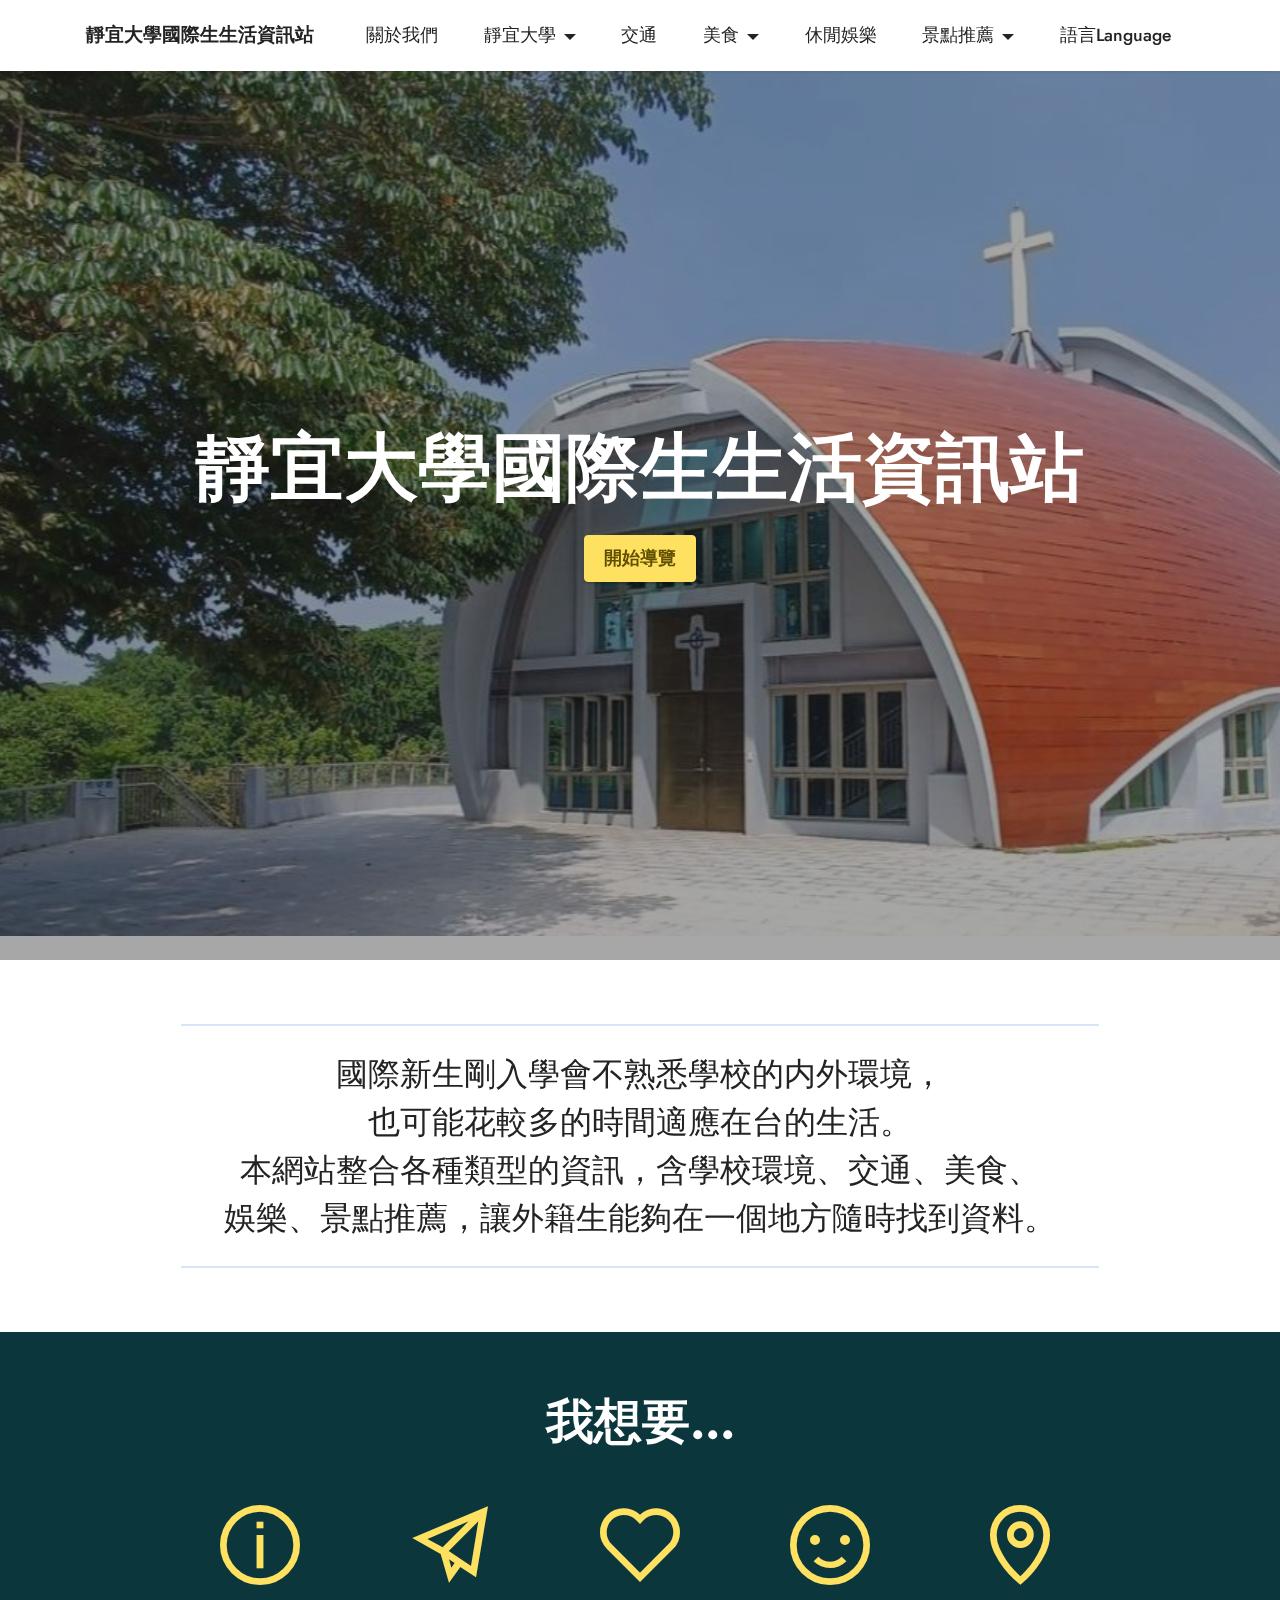
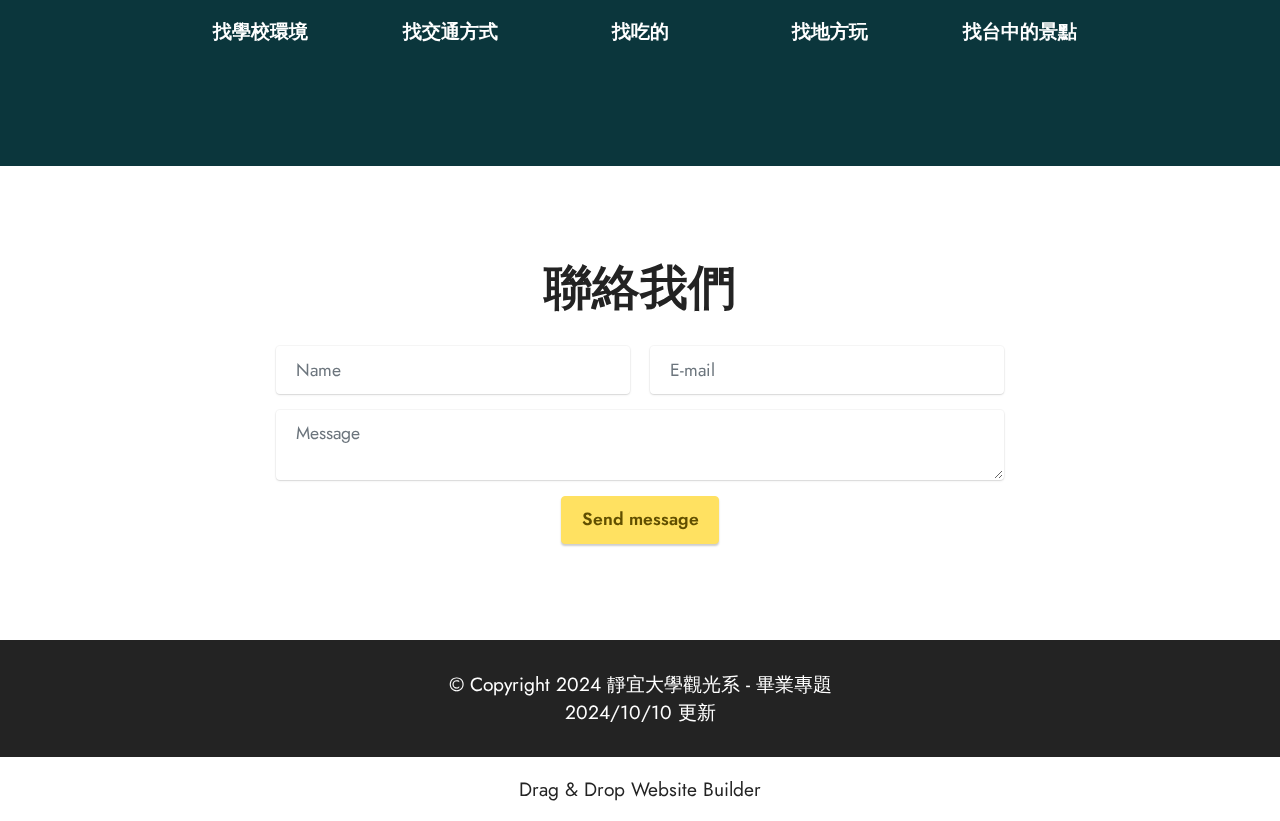
<file: index.html>
<!DOCTYPE html>
<html  >
<head>
  <!-- Site made with Mobirise Website Builder v5.9.18, https://mobirise.com -->
  <meta charset="UTF-8">
  <meta http-equiv="X-UA-Compatible" content="IE=edge">
  <meta name="generator" content="Mobirise v5.9.18, mobirise.com">
  <meta name="viewport" content="width=device-width, initial-scale=1, minimum-scale=1">
  <link rel="shortcut icon" href="assets/images/logo.png" type="image/x-icon">
  <meta name="description" content="">
  
  
  <title>Home</title>
  <link rel="stylesheet" href="assets/web/assets/mobirise-icons2/mobirise2.css">
  <link rel="stylesheet" href="assets/bootstrap/css/bootstrap.min.css">
  <link rel="stylesheet" href="assets/bootstrap/css/bootstrap-grid.min.css">
  <link rel="stylesheet" href="assets/bootstrap/css/bootstrap-reboot.min.css">
  <link rel="stylesheet" href="assets/parallax/jarallax.css">
  <link rel="stylesheet" href="assets/dropdown/css/style.css">
  <link rel="stylesheet" href="assets/socicon/css/styles.css">
  <link rel="stylesheet" href="assets/theme/css/style.css">
  <link rel="preload" href="https://fonts.googleapis.com/css?family=Jost:100,200,300,400,500,600,700,800,900,100i,200i,300i,400i,500i,600i,700i,800i,900i&display=swap" as="style" onload="this.onload=null;this.rel='stylesheet'">
  <noscript><link rel="stylesheet" href="https://fonts.googleapis.com/css?family=Jost:100,200,300,400,500,600,700,800,900,100i,200i,300i,400i,500i,600i,700i,800i,900i&display=swap"></noscript>
  <link rel="preload" as="style" href="assets/mobirise/css/mbr-additional.css?v=0plI2s"><link rel="stylesheet" href="assets/mobirise/css/mbr-additional.css?v=0plI2s" type="text/css">

  
  
  
</head>
<body>
  
  <section data-bs-version="5.1" class="menu menu1 cid-upUttezNTs" once="menu" id="menu1-0">
    

    <nav class="navbar navbar-dropdown navbar-fixed-top navbar-expand-lg">
        <div class="container">
            <div class="navbar-brand">
                
                <span class="navbar-caption-wrap"><a class="navbar-caption text-black display-7" href="https://mobiri.se">靜宜大學國際生生活資訊站 </a></span>
            </div>
            <button class="navbar-toggler" type="button" data-toggle="collapse" data-bs-toggle="collapse" data-target="#navbarSupportedContent" data-bs-target="#navbarSupportedContent" aria-controls="navbarNavAltMarkup" aria-expanded="false" aria-label="Toggle navigation">
                <div class="hamburger">
                    <span></span>
                    <span></span>
                    <span></span>
                    <span></span>
                </div>
            </button>
            <div class="collapse navbar-collapse" id="navbarSupportedContent">
                <ul class="navbar-nav nav-dropdown nav-right" data-app-modern-menu="true"><li class="nav-item"><a class="nav-link link text-primary display-4" href="page1.html">
                            關於我們 </a></li>
                    <li class="nav-item dropdown"><a class="nav-link link dropdown-toggle text-primary display-4" href="page2.html" data-toggle="dropdown-submenu" data-bs-toggle="dropdown" data-bs-auto-close="outside" aria-expanded="false">靜宜大學</a><div class="dropdown-menu" aria-labelledby="dropdown-791"><a class="dropdown-item text-primary display-4" href="page2.html#features17-r">校内設施</a><a class="show dropdown-item text-primary display-4" href="page2.html#content4-1z">醫療服務</a><a class="dropdown-item text-primary display-4" href="page2.html#content4-28">學校緊急專線</a></div></li>
                    <li class="nav-item"><a class="nav-link link text-primary display-4" href="page3.html">交通</a>
                    </li><li class="nav-item dropdown"><a class="nav-link link dropdown-toggle text-primary display-4" href="page4.html" data-toggle="dropdown-submenu" data-bs-toggle="dropdown" data-bs-auto-close="outside" aria-expanded="false">美食</a><div class="dropdown-menu" aria-labelledby="dropdown-901"><a class="dropdown-item text-primary display-4" href="page4.html#slider4-15">北勢東路的餐廳</a><a class="show dropdown-item text-primary display-4" href="page4.html#slider4-2h">其他餐廳</a></div></li><li class="nav-item"><a class="nav-link link text-primary display-4" href="page5.html">休閒娛樂</a></li><li class="nav-item dropdown"><a class="nav-link link dropdown-toggle text-primary show display-4" href="page6.html" data-toggle="dropdown-submenu" data-bs-toggle="dropdown" data-bs-auto-close="outside" aria-expanded="false">景點推薦</a><div class="dropdown-menu show" aria-labelledby="dropdown-486" data-bs-popper="none"><a class="dropdown-item text-primary display-4" href="page6.html">台中熱門景點</a><a class="dropdown-item text-primary display-4" href="page6.html">百貨公司</a><a class="show dropdown-item text-primary display-4" href="page6.html">夜市</a></div></li><li class="nav-item"><a class="nav-link link text-primary display-4" href="page6.html">語言Language</a></li></ul>
                
                
            </div>
        </div>
    </nav>
</section>

<section data-bs-version="5.1" class="header6 cid-upUtvC5ITV mbr-fullscreen mbr-parallax-background" id="header6-1">

    

    
    <div class="mbr-overlay" style="opacity: 0.4; background-color: rgb(35, 35, 35);"></div>

    <div class="align-center container">
        <div class="row justify-content-center">
            <div class="col-12 col-lg-10">
                <h1 class="mbr-section-title mbr-fonts-style mbr-white mb-3 display-1"><strong>靜宜大學國際生生活資訊站</strong></h1>
                
                
                <div class="mbr-section-btn mt-3"><a class="btn btn-warning display-4" href="https://mobiri.se">開始導覽</a></div>
            </div>
        </div>
    </div>
</section>

<section data-bs-version="5.1" class="content6 cid-upVyT3yQm1" id="content6-1y">
    
    <div class="container">
        <div class="row justify-content-center">
            <div class="col-md-12 col-lg-10">
                <hr class="line">
                <p class="mbr-text align-center mbr-fonts-style my-4 display-5">國際新生剛入學會不熟悉學校的内外環境，
<br>也可能花較多的時間適應在台的生活。
<br>本網站整合各種類型的資訊，含學校環境、交通、美食、
<br>娛樂、景點推薦，讓外籍生能夠在一個地方隨時找到資料。</p>
                <hr class="line">
            </div>
        </div>
    </div>
</section>

<section data-bs-version="5.1" class="features14 cid-upUtNgty4I" id="features14-4">
    

    
    
    <div class="container">
        <div class="row mb-5">
            <div class="col-12">
                <h3 class="mbr-section-title align-center mbr-fonts-style display-2"><strong>我想要...</strong></h3>
            </div>
        </div>
        <div class="row">
            <div class="item features-without-image mb-5 col-12 col-md-2">
                <div class="item-wrapper">
                    <div class="card-box align-center">
                        <span class="mbr-iconfont mobi-mbri-info mobi-mbri" style="color: rgb(255, 225, 97); fill: rgb(255, 225, 97);"></span>
                        <h4 class="card-title align-center mbr-black mbr-fonts-style display-7"><strong>找學校環境</strong></h4>
                    </div>
                </div>
            </div>
            <div class="item features-without-image mb-5 col-12 col-md-2">
                <div class="item-wrapper">
                    <div class="card-box align-center">
                        <span class="mbr-iconfont mobi-mbri-paper-plane mobi-mbri" style="color: rgb(255, 225, 97); fill: rgb(255, 225, 97);"></span>
                        <h4 class="card-title align-center mbr-black mbr-fonts-style display-7">
                            <strong>找交通方式</strong></h4>
                    </div>
                </div>
            </div>
            <div class="item features-without-image mb-5 col-12 col-md-2">
                <div class="item-wrapper">
                    <div class="card-box align-center">
                        <span class="mbr-iconfont mobi-mbri-hearth mobi-mbri" style="color: rgb(255, 225, 97); fill: rgb(255, 225, 97);"></span>
                        <h4 class="card-title align-center mbr-black mbr-fonts-style display-7">
                            <strong>找吃的</strong>
                        </h4>
                    </div>
                </div>
            </div>
            <div class="item features-without-image mb-5 col-12 col-md-2">
                <div class="item-wrapper">
                    <div class="card-box align-center">
                        <span class="mbr-iconfont mobi-mbri-smile-face mobi-mbri" style="color: rgb(255, 225, 97); fill: rgb(255, 225, 97);"></span>
                        <h4 class="card-title align-center mbr-black mbr-fonts-style display-7">
                            <strong>找地方玩</strong></h4>
                    </div>
                </div>
            </div>
            <div class="item features-without-image mb-5 col-12 col-md-2">
                <div class="item-wrapper">
                    <div class="card-box align-center">
                        <span class="mbr-iconfont mobi-mbri-map-pin mobi-mbri" style="color: rgb(255, 225, 97); fill: rgb(255, 225, 97);"></span>
                        <h4 class="card-title align-center mbr-black mbr-fonts-style display-7"><strong>找台中的景點
                            </strong></h4>
                    </div>
                </div>
            </div>
            
        </div>
    </div>
</section>

<section data-bs-version="5.1" class="form5 cid-upUtJrhBoY" id="form5-3">
    
    
    <div class="container">
        <div class="mbr-section-head">
            <h3 class="mbr-section-title mbr-fonts-style align-center mb-0 display-2">
                <strong>聯絡我們</strong>
            </h3>
            
        </div>
        <div class="row justify-content-center mt-4">
            <div class="col-lg-8 mx-auto mbr-form" data-form-type="formoid">
                <form action="https://mobirise.eu/" method="POST" class="mbr-form form-with-styler" data-form-title="Form Name"><input type="hidden" name="email" data-form-email="true" value="7azUAL2q23wT7ksRJi6iomyB4J7s8/2DKj0USdeKTBo4dcrXoyeI11MOWQsQBJ8CpbQKYhsENzKZtfkiSI+phVxnhrgt662wk2DWmSvqsMQAtbyqhWpm1MUtnwkeQaax">
                    <div class="row">
                        <div hidden="hidden" data-form-alert="" class="alert alert-success col-12">Thanks for filling out the form!</div>
                        <div hidden="hidden" data-form-alert-danger="" class="alert alert-danger col-12">
                            Oops...! some problem!
                        </div>
                    </div>
                    <div class="dragArea row">
                        <div class="col-md col-sm-12 form-group mb-3" data-for="name">
                            <input type="text" name="name" placeholder="Name" data-form-field="name" class="form-control" value="" id="name-form5-3">
                        </div>
                        <div class="col-md col-sm-12 form-group mb-3" data-for="email">
                            <input type="email" name="email" placeholder="E-mail" data-form-field="email" class="form-control" value="" id="email-form5-3">
                        </div>
                        
                        <div class="col-12 form-group mb-3" data-for="textarea">
                            <textarea name="textarea" placeholder="Message" data-form-field="textarea" class="form-control" id="textarea-form5-3"></textarea>
                        </div>
                        <div class="col-lg-12 col-md-12 col-sm-12 align-center mbr-section-btn"><button type="submit" class="btn btn-warning display-4">Send message</button></div>
                    </div>
                </form>
            </div>
        </div>
    </div>
</section>

<section data-bs-version="5.1" class="footer7 cid-upUtEm7M3s" once="footers" id="footer7-2">

    

    

    <div class="container">
        <div class="media-container-row align-center mbr-white">
            <div class="col-12">
                <p class="mbr-text mb-0 mbr-fonts-style display-7">
                    © Copyright 2024 靜宜大學觀光系 - 畢業專題<br>2024/10/10 更新</p>
            </div>
        </div>
    </div>
</section><section class="display-7" style="padding: 0;align-items: center;justify-content: center;flex-wrap: wrap;    align-content: center;display: flex;position: relative;height: 4rem;"><a href="https://mobiri.se/2889166" style="flex: 1 1;height: 4rem;position: absolute;width: 100%;z-index: 1;"><img alt="" style="height: 4rem;" src="[data-uri]"></a><p style="margin: 0;text-align: center;" class="display-7">&#8204;</p><a style="z-index:1" href="https://mobirise.com/drag-drop-website-builder.html">Drag & Drop Website Builder</a></section><script src="assets/bootstrap/js/bootstrap.bundle.min.js"></script>  <script src="assets/parallax/jarallax.js"></script>  <script src="assets/smoothscroll/smooth-scroll.js"></script>  <script src="assets/ytplayer/index.js"></script>  <script src="assets/dropdown/js/navbar-dropdown.js"></script>  <script src="assets/theme/js/script.js"></script>  <script src="assets/formoid/formoid.min.js"></script>  
  
  
</body>
</html>
</file>
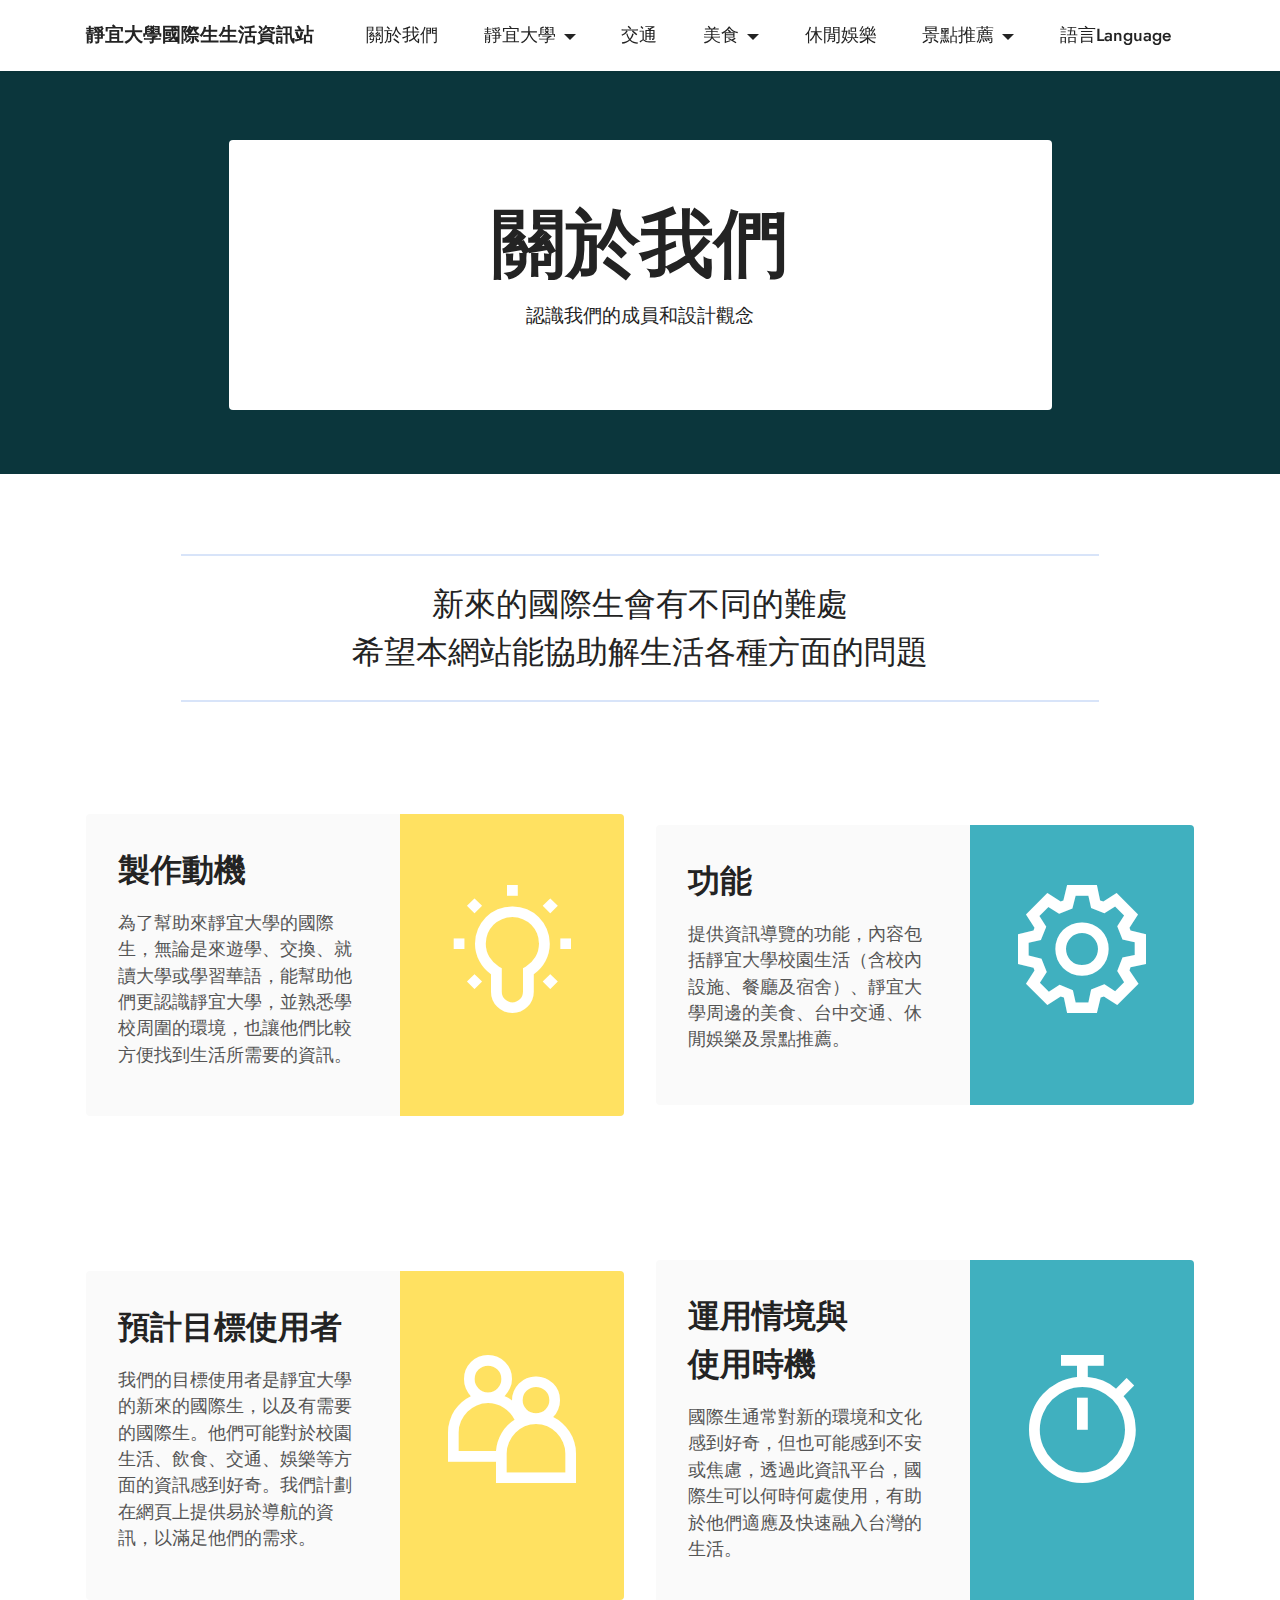
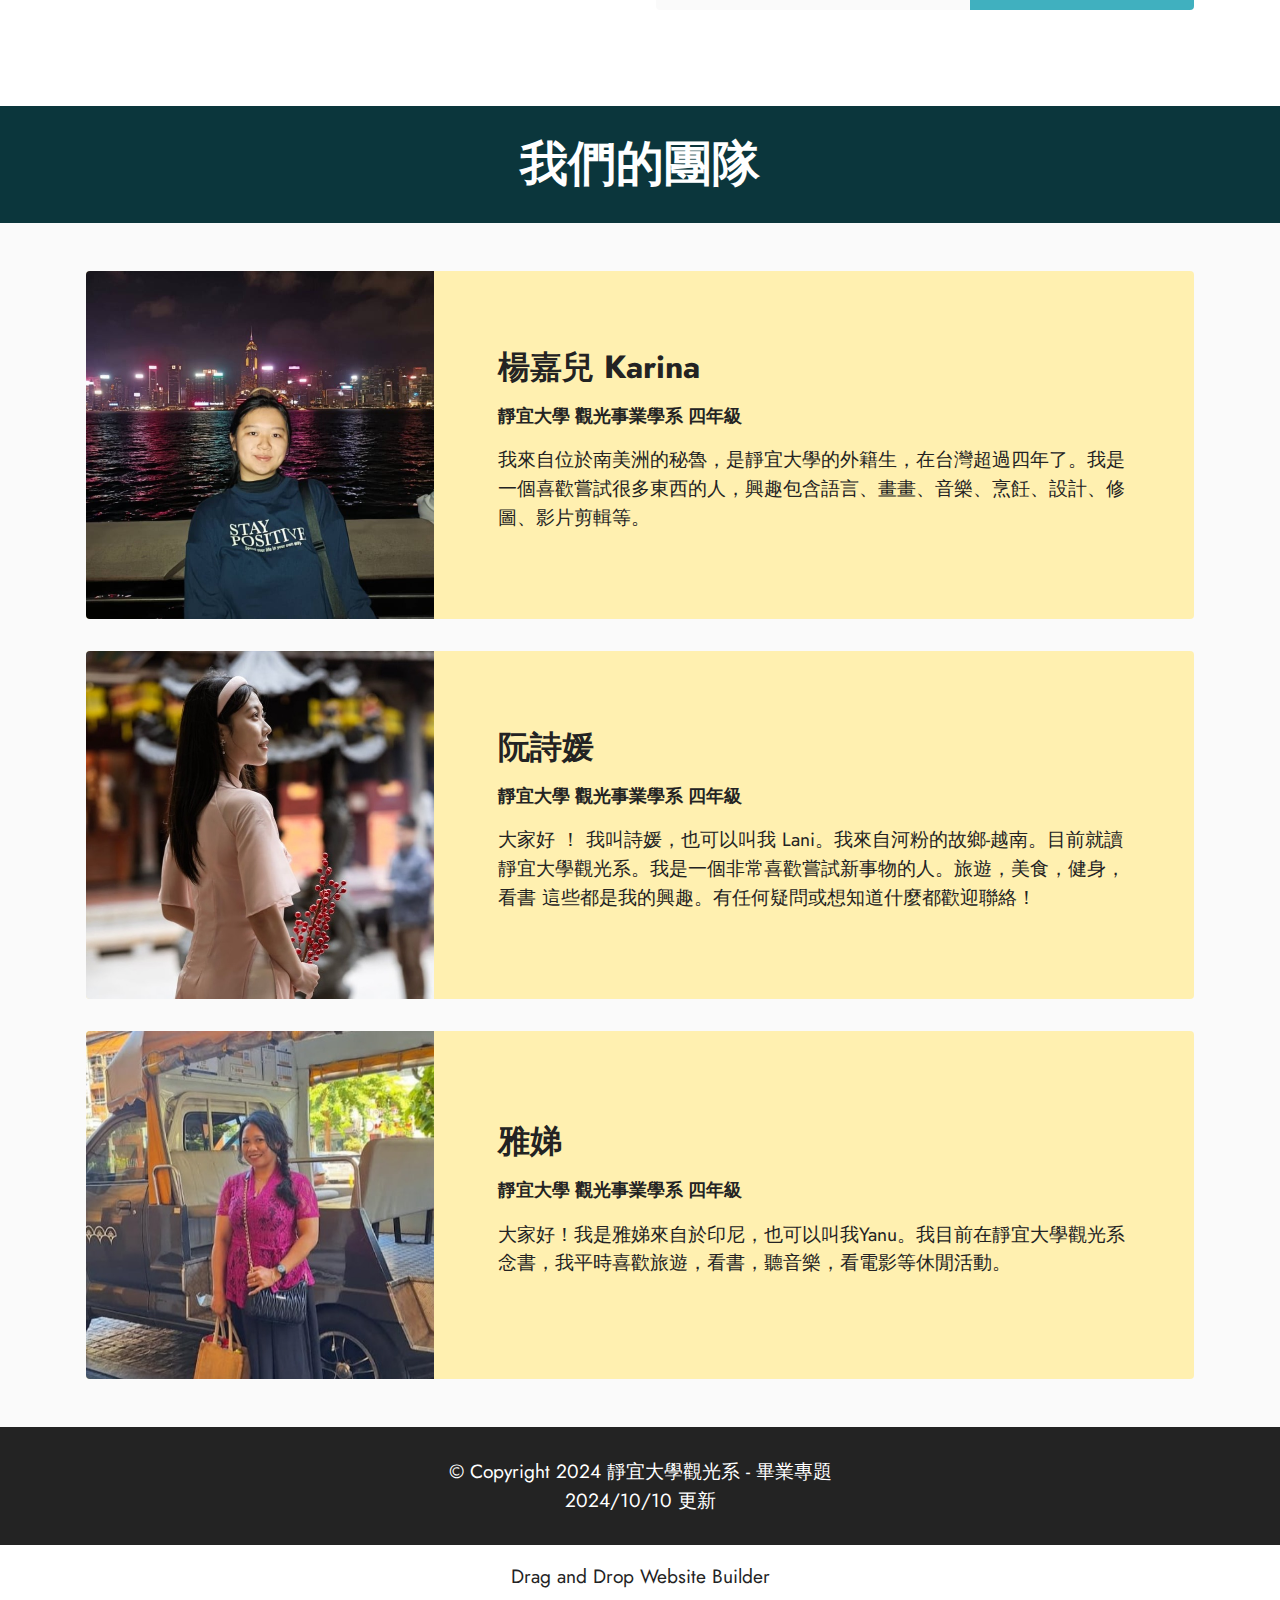
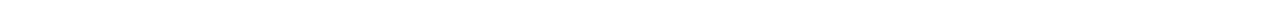
<file: page1.html>
<!DOCTYPE html>
<html  >
<head>
  <!-- Site made with Mobirise Website Builder v5.9.18, https://mobirise.com -->
  <meta charset="UTF-8">
  <meta http-equiv="X-UA-Compatible" content="IE=edge">
  <meta name="generator" content="Mobirise v5.9.18, mobirise.com">
  <meta name="viewport" content="width=device-width, initial-scale=1, minimum-scale=1">
  <link rel="shortcut icon" href="assets/images/logo.png" type="image/x-icon">
  <meta name="description" content="">
  
  
  <title>關於我們</title>
  <link rel="stylesheet" href="assets/web/assets/mobirise-icons2/mobirise2.css">
  <link rel="stylesheet" href="assets/bootstrap/css/bootstrap.min.css">
  <link rel="stylesheet" href="assets/bootstrap/css/bootstrap-grid.min.css">
  <link rel="stylesheet" href="assets/bootstrap/css/bootstrap-reboot.min.css">
  <link rel="stylesheet" href="assets/dropdown/css/style.css">
  <link rel="stylesheet" href="assets/socicon/css/styles.css">
  <link rel="stylesheet" href="assets/theme/css/style.css">
  <link rel="preload" href="https://fonts.googleapis.com/css?family=Jost:100,200,300,400,500,600,700,800,900,100i,200i,300i,400i,500i,600i,700i,800i,900i&display=swap" as="style" onload="this.onload=null;this.rel='stylesheet'">
  <noscript><link rel="stylesheet" href="https://fonts.googleapis.com/css?family=Jost:100,200,300,400,500,600,700,800,900,100i,200i,300i,400i,500i,600i,700i,800i,900i&display=swap"></noscript>
  <link rel="preload" as="style" href="assets/mobirise/css/mbr-additional.css?v=vjU5ZQ"><link rel="stylesheet" href="assets/mobirise/css/mbr-additional.css?v=vjU5ZQ" type="text/css">

  
  
  
</head>
<body>
  
  <section data-bs-version="5.1" class="menu menu1 cid-upUttezNTs" once="menu" id="menu1-5">
    

    <nav class="navbar navbar-dropdown navbar-fixed-top navbar-expand-lg">
        <div class="container">
            <div class="navbar-brand">
                
                <span class="navbar-caption-wrap"><a class="navbar-caption text-black display-7" href="https://mobiri.se">靜宜大學國際生生活資訊站 </a></span>
            </div>
            <button class="navbar-toggler" type="button" data-toggle="collapse" data-bs-toggle="collapse" data-target="#navbarSupportedContent" data-bs-target="#navbarSupportedContent" aria-controls="navbarNavAltMarkup" aria-expanded="false" aria-label="Toggle navigation">
                <div class="hamburger">
                    <span></span>
                    <span></span>
                    <span></span>
                    <span></span>
                </div>
            </button>
            <div class="collapse navbar-collapse" id="navbarSupportedContent">
                <ul class="navbar-nav nav-dropdown nav-right" data-app-modern-menu="true"><li class="nav-item"><a class="nav-link link text-primary display-4" href="page1.html">
                            關於我們 </a></li>
                    <li class="nav-item dropdown"><a class="nav-link link dropdown-toggle text-primary display-4" href="page2.html" data-toggle="dropdown-submenu" data-bs-toggle="dropdown" data-bs-auto-close="outside" aria-expanded="false">靜宜大學</a><div class="dropdown-menu" aria-labelledby="dropdown-791"><a class="dropdown-item text-primary display-4" href="page2.html#features17-r">校内設施</a><a class="show dropdown-item text-primary display-4" href="page2.html#content4-1z">醫療服務</a><a class="dropdown-item text-primary display-4" href="page2.html#content4-28">學校緊急專線</a></div></li>
                    <li class="nav-item"><a class="nav-link link text-primary display-4" href="page3.html">交通</a>
                    </li><li class="nav-item dropdown"><a class="nav-link link dropdown-toggle text-primary display-4" href="page4.html" data-toggle="dropdown-submenu" data-bs-toggle="dropdown" data-bs-auto-close="outside" aria-expanded="false">美食</a><div class="dropdown-menu" aria-labelledby="dropdown-901"><a class="dropdown-item text-primary display-4" href="page4.html#slider4-15">北勢東路的餐廳</a><a class="show dropdown-item text-primary display-4" href="page4.html#slider4-2h">其他餐廳</a></div></li><li class="nav-item"><a class="nav-link link text-primary display-4" href="page5.html">休閒娛樂</a></li><li class="nav-item dropdown"><a class="nav-link link dropdown-toggle text-primary show display-4" href="page6.html" data-toggle="dropdown-submenu" data-bs-toggle="dropdown" data-bs-auto-close="outside" aria-expanded="false">景點推薦</a><div class="dropdown-menu show" aria-labelledby="dropdown-486" data-bs-popper="none"><a class="dropdown-item text-primary display-4" href="page6.html">台中熱門景點</a><a class="dropdown-item text-primary display-4" href="page6.html">百貨公司</a><a class="show dropdown-item text-primary display-4" href="page6.html">夜市</a></div></li><li class="nav-item"><a class="nav-link link text-primary display-4" href="page6.html">語言Language</a></li></ul>
                
                
            </div>
        </div>
    </nav>
</section>

<section data-bs-version="5.1" class="header12 cid-upUuyewxNO" id="header12-h">

    

    
    
    <div class="container">
        <div class="row justify-content-center">
            <div class="card col-12 col-md-12 col-lg-9">
                <div class="card-wrapper">
                    <div class="card-box align-center">
                        <h1 class="card-title mbr-fonts-style mb-3 display-1">
                            <strong>關於我們</strong></h1>
                        <p class="mbr-text mbr-fonts-style display-7">認識我們的成員和設計觀念<br></p>
                        
                    </div>
                </div>
            </div>
        </div>
    </div>
</section>

<section data-bs-version="5.1" class="content6 cid-upUuN1A0OQ" id="content6-i">
    
    <div class="container">
        <div class="row justify-content-center">
            <div class="col-md-12 col-lg-10">
                <hr class="line">
                <p class="mbr-text align-center mbr-fonts-style my-4 display-5">新來的國際生會有不同的難處
<br>希望本網站能協助解生活各種方面的問題<br></p>
                <hr class="line">
            </div>
        </div>
    </div>
</section>

<section data-bs-version="5.1" class="features5 cid-upUuV4qkfE" id="features6-j">

    

    
    
    <div class="container">
        <div class="row justify-content-center">
            <div class="card col-12 col-lg-6">
                <div class="card-wrapper mbr-flex">
                    <div class="card-box align-left">
                        
                        <h5 class="card-title mbr-fonts-style align-left mb-3 display-5">
                            <strong>製作動機</strong>
                        </h5>
                        <p class="mbr-text mbr-fonts-style mb-3 display-4">
                            為了幫助來靜宜大學的國際生，無論是來遊學、交換、就讀大學或學習華語，能幫助他們更認識靜宜大學，並熟悉學校周圍的環境，也讓他們比較方便找到生活所需要的資訊。</p>
                        
                    </div>
                    <div class="img-wrapper img1 align-center">
                        <span class="mbr-iconfont mobi-mbri-idea mobi-mbri" style="color: rgb(255, 255, 255); fill: rgb(255, 255, 255);"></span>
                    </div>
                </div>
            </div>

            <div class="card col-12 col-lg-6">
                <div class="card-wrapper mbr-flex">
                    <div class="card-box align-left">
                        
                        <h5 class="card-title mbr-fonts-style align-left mb-3 display-5">
                            <strong>功能</strong>
                        </h5>
                        <p class="mbr-text mbr-fonts-style mb-3 display-4">
                            提供資訊導覽的功能，內容包括靜宜大學校園生活（含校內設施、餐廳及宿舍）、靜宜大學周邊的美食、台中交通、休閒娛樂及景點推薦。</p>
                        
                    </div>
                    <div class="img-wrapper img2 align-center">
                        <span class="mbr-iconfont mobi-mbri-setting mobi-mbri" style="color: rgb(255, 255, 255); fill: rgb(255, 255, 255);"></span>
                    </div>
                </div>
            </div>
        </div>
    </div>
</section>

<section data-bs-version="5.1" class="features5 cid-upUvqZQtaA" id="features6-k">

    

    
    
    <div class="container">
        <div class="row justify-content-center">
            <div class="card col-12 col-lg-6">
                <div class="card-wrapper mbr-flex">
                    <div class="card-box align-left">
                        
                        <h5 class="card-title mbr-fonts-style align-left mb-3 display-5">
                            <strong>預計目標使用者</strong>
                        </h5>
                        <p class="mbr-text mbr-fonts-style mb-3 display-4">
                            我們的目標使用者是靜宜大學的新來的國際生，以及有需要的國際生。他們可能對於校園生活、飲食、交通、娛樂等方面的資訊感到好奇。我們計劃在網頁上提供易於導航的資訊，以滿足他們的需求。</p>
                        
                    </div>
                    <div class="img-wrapper img1 align-center">
                        <span class="mbr-iconfont mobi-mbri-users mobi-mbri" style="color: rgb(255, 255, 255); fill: rgb(255, 255, 255);"></span>
                    </div>
                </div>
            </div>

            <div class="card col-12 col-lg-6">
                <div class="card-wrapper mbr-flex">
                    <div class="card-box align-left">
                        
                        <h5 class="card-title mbr-fonts-style align-left mb-3 display-5">
                            <strong>運用情境與
</strong>
                        <div><strong>使用時機</strong></div></h5>
                        <p class="mbr-text mbr-fonts-style mb-3 display-4">
                            國際生通常對新的環境和文化感到好奇，但也可能感到不安或焦慮，透過此資訊平台，國際生可以何時何處使用，有助於他們適應及快速融入台灣的生活。</p>
                        
                    </div>
                    <div class="img-wrapper img2 align-center">
                        <span class="mbr-iconfont mobi-mbri-timer mobi-mbri" style="color: rgb(255, 255, 255); fill: rgb(255, 255, 255);"></span>
                    </div>
                </div>
            </div>
        </div>
    </div>
</section>

<section data-bs-version="5.1" class="social2 cid-upUw7uybSj" id="share2-m">
    
     
    
    
    

    <div class="container">
        <div class="media-container-row">
            <div class="col-12">
                <h3 class="mbr-section-title align-center mb-3 mbr-fonts-style display-2">
                    <strong>我們的團隊</strong>
                </h3>
                <div>
                    <div class="mbr-social-likes align-center" data-counters="false">
                        
                        
                        
                        
                        
                        
                    </div>
                </div>
            </div>
        </div>
    </div>
</section>

<section data-bs-version="5.1" class="team2 cid-upUw2n2FtW" xmlns="http://www.w3.org/1999/html" id="team2-l">
    

    
    
    <div class="container">
        <div class="item features-image">
            <div class="item-wrapper">
                <div class="row align-items-center">
                    <div class="col-12 col-md-4">
                        <div class="image-wrapper">
                            <img src="assets/images/karina-1-696x926.jpeg" alt="Mobirise Website Builder">
                        </div>
                    </div>
                    <div class="col-12 col-md">
                        <div class="card-box">
                            <h5 class="card-title mbr-fonts-style m-0 mb-3 display-5"><strong>楊嘉兒 Karina</strong></h5>
                            <h6 class="card-subtitle mbr-fonts-style mb-3 display-4"><strong>靜宜大學 觀光事業學系 四年級</strong></h6>
                            <p class="mbr-text mbr-fonts-style display-7">
                                我來自位於南美洲的秘魯，是靜宜大學的外籍生，在台灣超過四年了。我是一個喜歡嘗試很多東西的人，興趣包含語言、畫畫、音樂、烹飪、設計、修圖、影片剪輯等。
                            </p>
                            
                        </div>
                    </div>
                </div>
            </div>
        </div>
        <div class="item features-image">
            <div class="item-wrapper">
                <div class="row align-items-center">
                    <div class="col-12 col-md-4">
                        <div class="image-wrapper">
                            <img src="assets/images/lani-696x1044.jpeg" alt="Mobirise Website Builder">
                        </div>
                    </div>
                    <div class="col-12 col-md">
                        <div class="card-box">
                            <h5 class="card-title mbr-fonts-style m-0 mb-3 display-5">
                                <strong>阮詩媛</strong>
                            </h5>
                            <h6 class="card-subtitle mbr-fonts-style mb-3 display-4"><strong>靜宜大學 觀光事業學系 四年級</strong></h6>
                            <p class="mbr-text mbr-fonts-style display-7">
                                大家好 ！ 我叫詩媛，也可以叫我 Lani。我來自河粉的故鄉-越南。目前就讀靜宜大學觀光系。我是一個非常喜歡嘗試新事物的人。旅遊，美食，健身，看書 這些都是我的興趣。有任何疑問或想知道什麼都歡迎聯絡！
                            </p>
                            
                        </div>
                    </div>
                </div>
            </div>
        </div>
        <div class="item features-image">
            <div class="item-wrapper">
                <div class="row align-items-center">
                    <div class="col-12 col-md-4">
                        <div class="image-wrapper">
                            <img src="assets/images/yanu-696x897.jpeg" alt="Mobirise Website Builder">
                        </div>
                    </div>
                    <div class="col-12 col-md">
                        <div class="card-box">
                            <h5 class="card-title mbr-fonts-style m-0 mb-3 display-5">
                                <strong>雅娣</strong>
                            </h5>
                            <h6 class="card-subtitle mbr-fonts-style mb-3 display-4"><strong>靜宜大學 觀光事業學系 四年級</strong></h6>
                            <p class="mbr-text mbr-fonts-style display-7">
                                大家好！我是雅娣來自於印尼，也可以叫我Yanu。我目前在靜宜大學觀光系念書，我平時喜歡旅遊，看書，聽音樂，看電影等休閒活動。
                            </p>
                            
                        </div>
                    </div>
                </div>
            </div>
        </div>
    </div>
</section>

<section data-bs-version="5.1" class="footer7 cid-upUtEm7M3s" once="footers" id="footer7-6">

    

    

    <div class="container">
        <div class="media-container-row align-center mbr-white">
            <div class="col-12">
                <p class="mbr-text mb-0 mbr-fonts-style display-7">
                    © Copyright 2024 靜宜大學觀光系 - 畢業專題<br>2024/10/10 更新</p>
            </div>
        </div>
    </div>
</section><section class="display-7" style="padding: 0;align-items: center;justify-content: center;flex-wrap: wrap;    align-content: center;display: flex;position: relative;height: 4rem;"><a href="https://mobiri.se/2889166" style="flex: 1 1;height: 4rem;position: absolute;width: 100%;z-index: 1;"><img alt="" style="height: 4rem;" src="[data-uri]"></a><p style="margin: 0;text-align: center;" class="display-7">&#8204;</p><a style="z-index:1" href="https://mobirise.com/drag-drop-website-builder.html">Drag and Drop Website Builder</a></section><script src="assets/bootstrap/js/bootstrap.bundle.min.js"></script>  <script src="assets/smoothscroll/smooth-scroll.js"></script>  <script src="assets/ytplayer/index.js"></script>  <script src="assets/dropdown/js/navbar-dropdown.js"></script>  <script src="assets/sociallikes/social-likes.js"></script>  <script src="assets/theme/js/script.js"></script>  
  
  
</body>
</html>
</file>
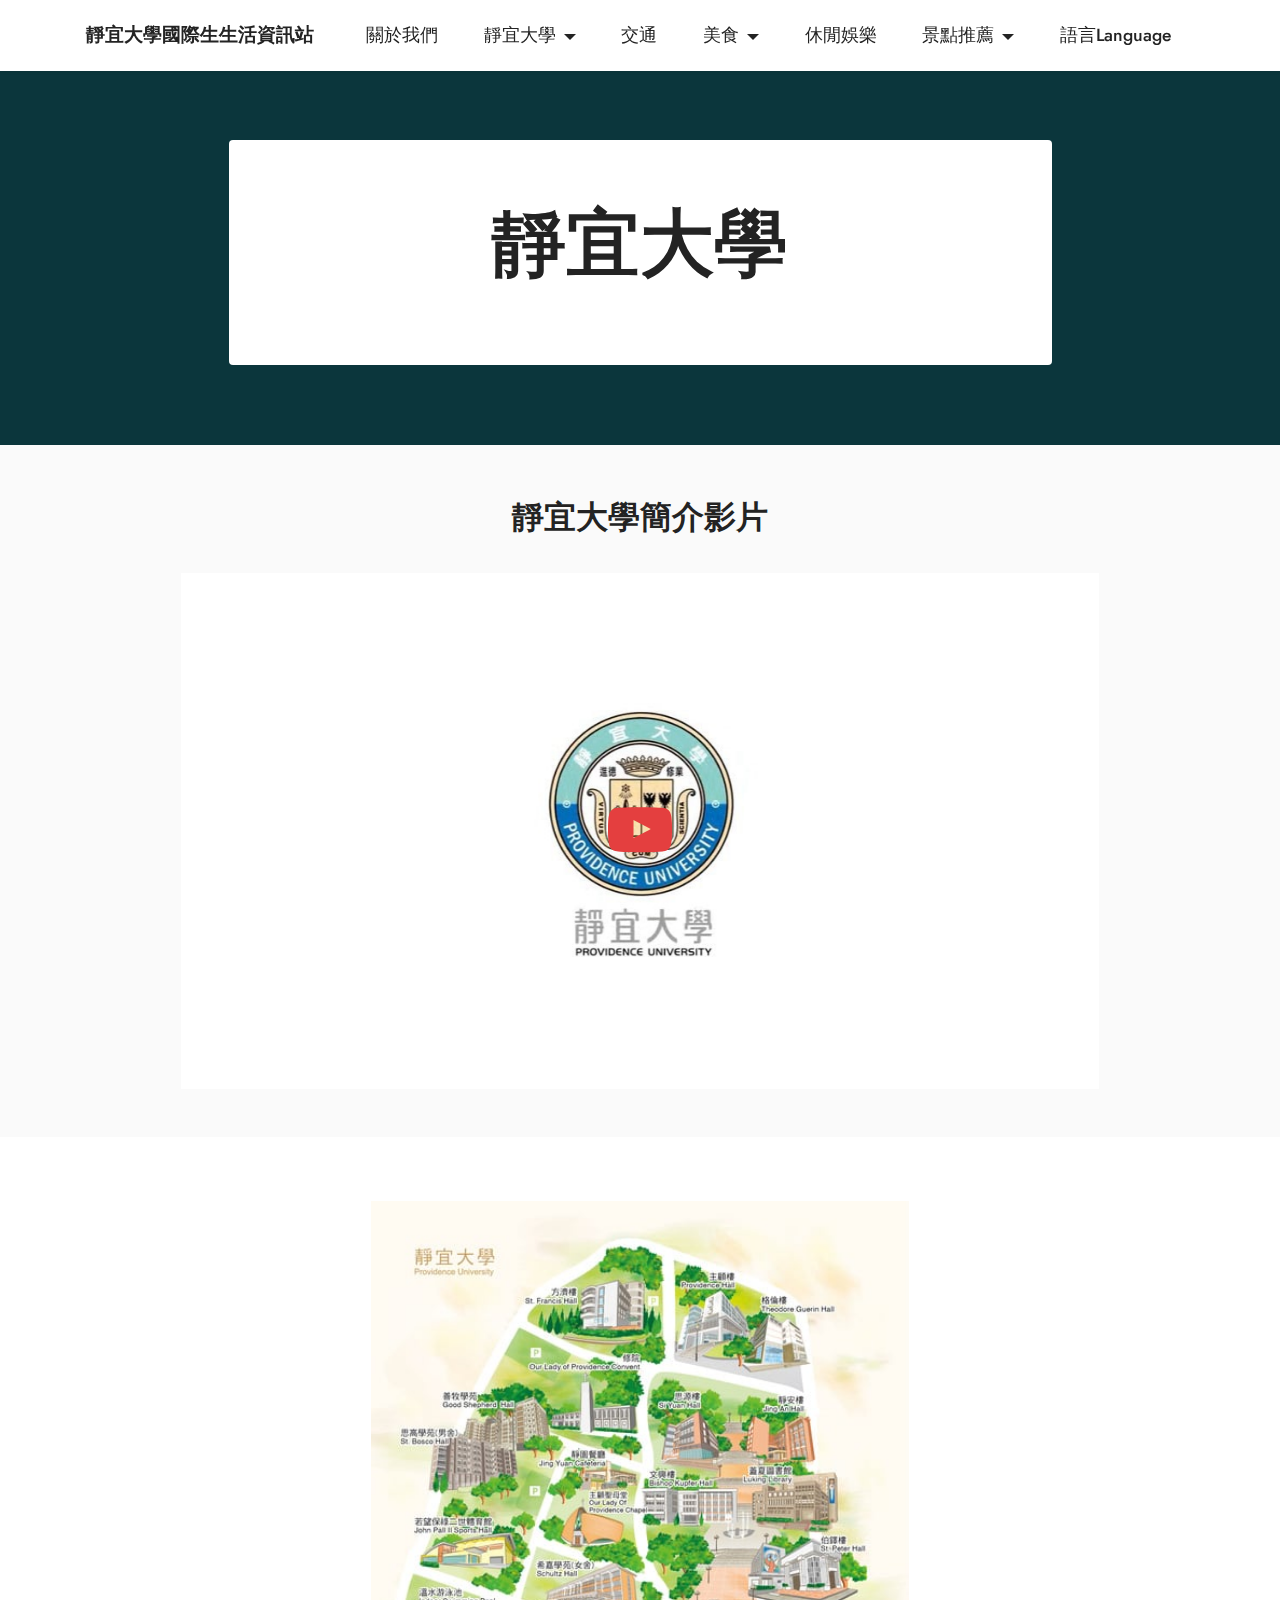
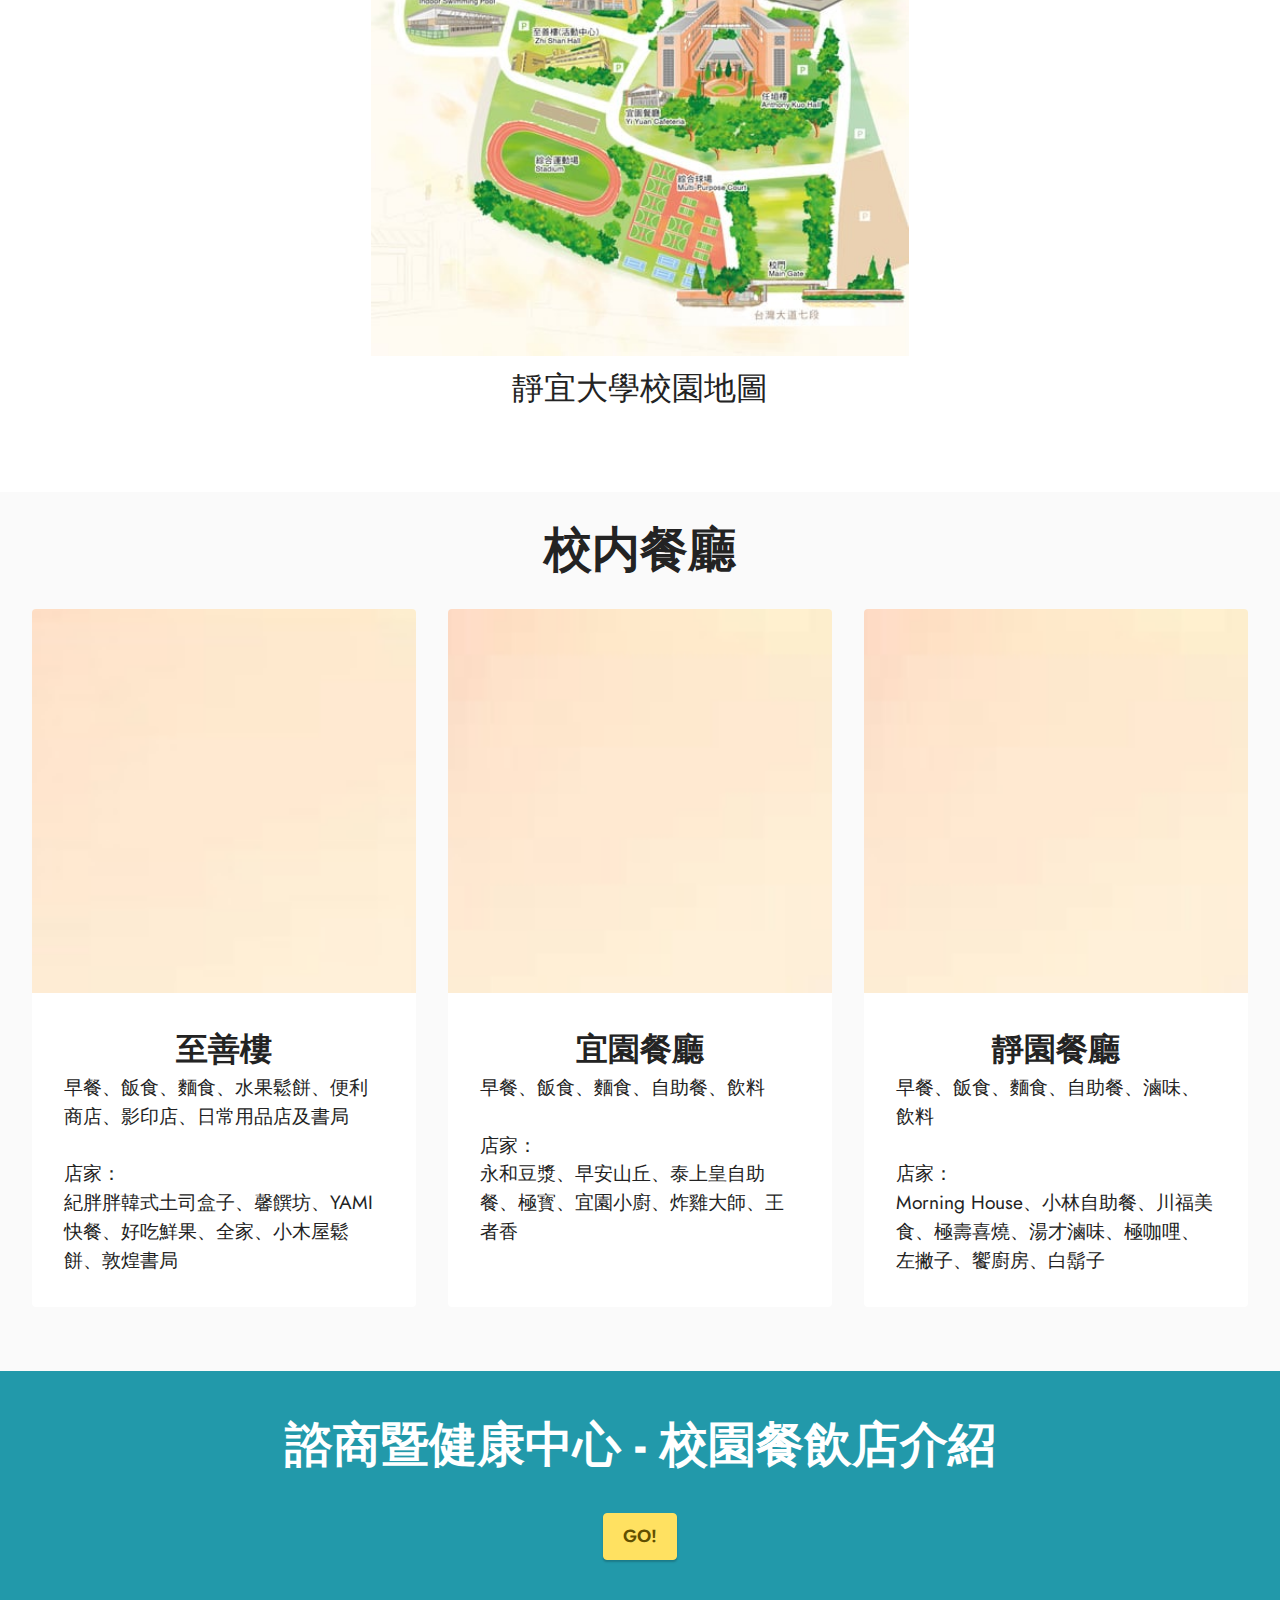
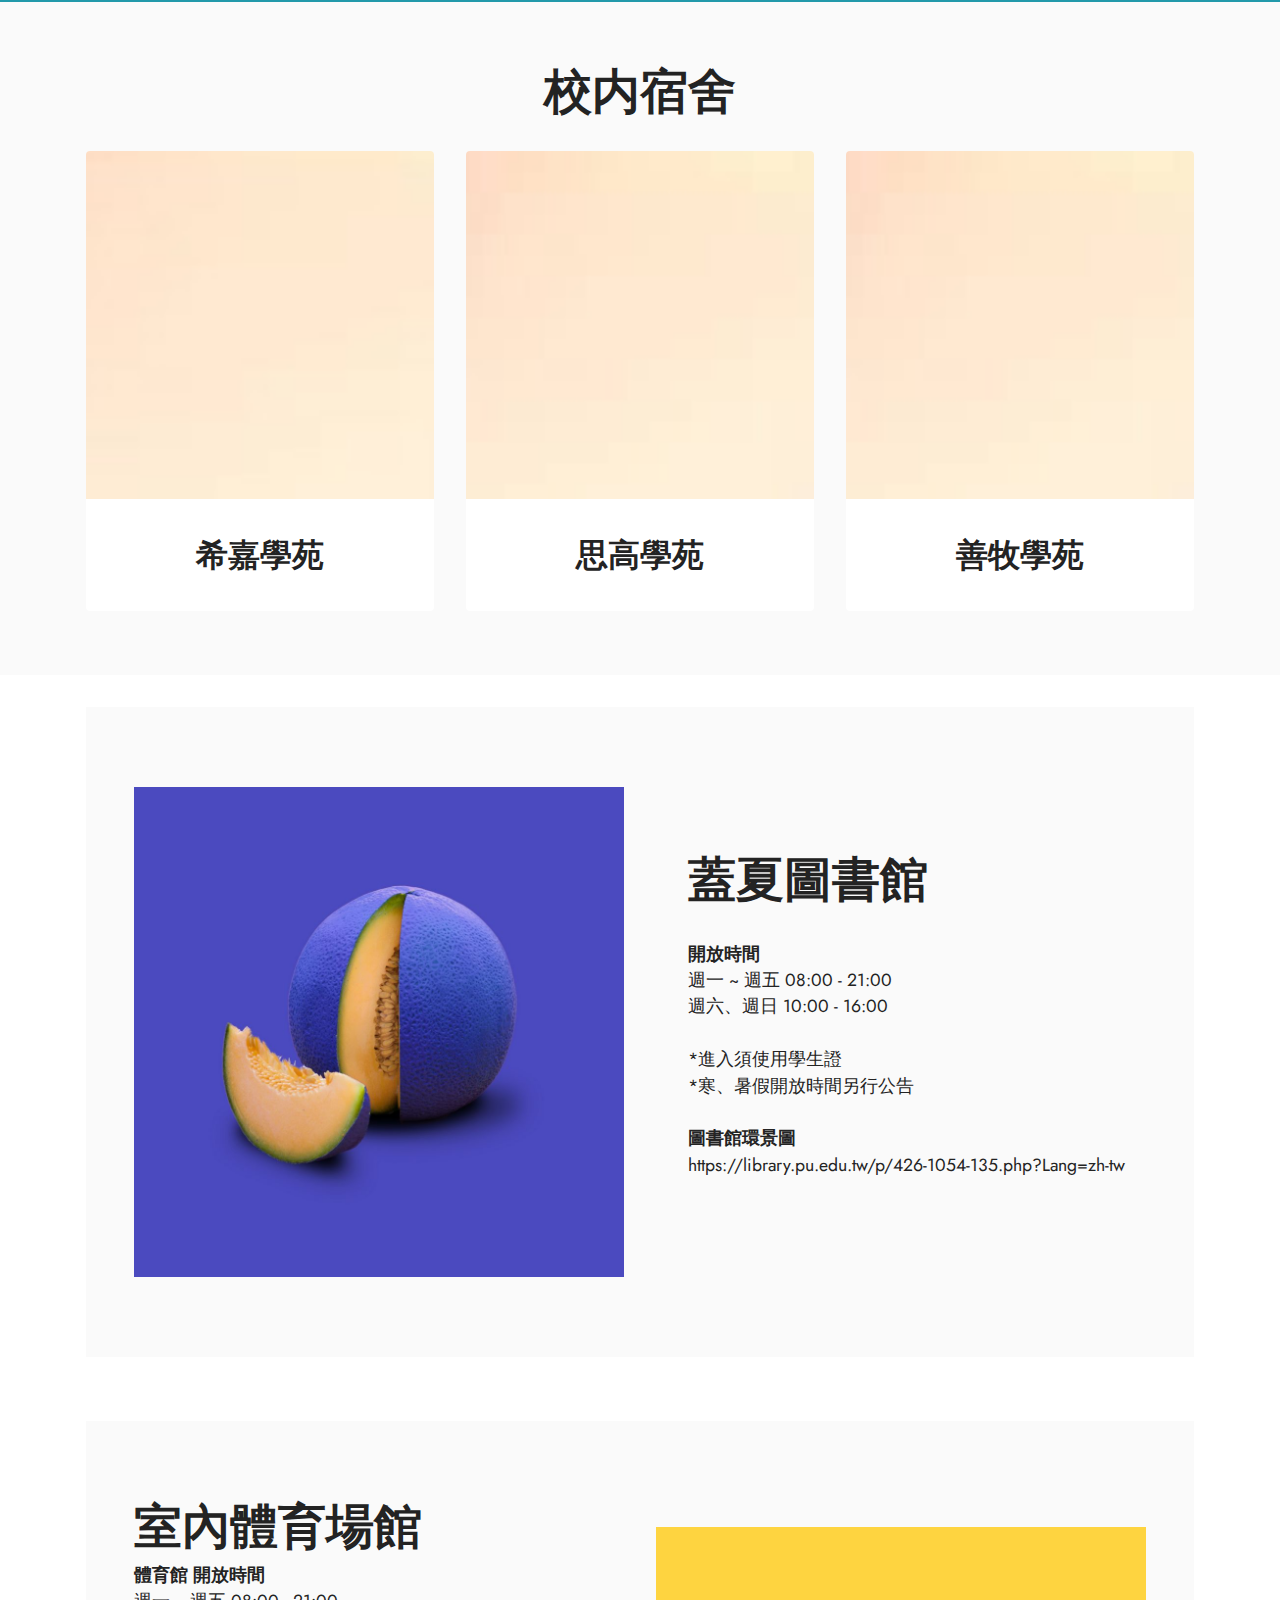
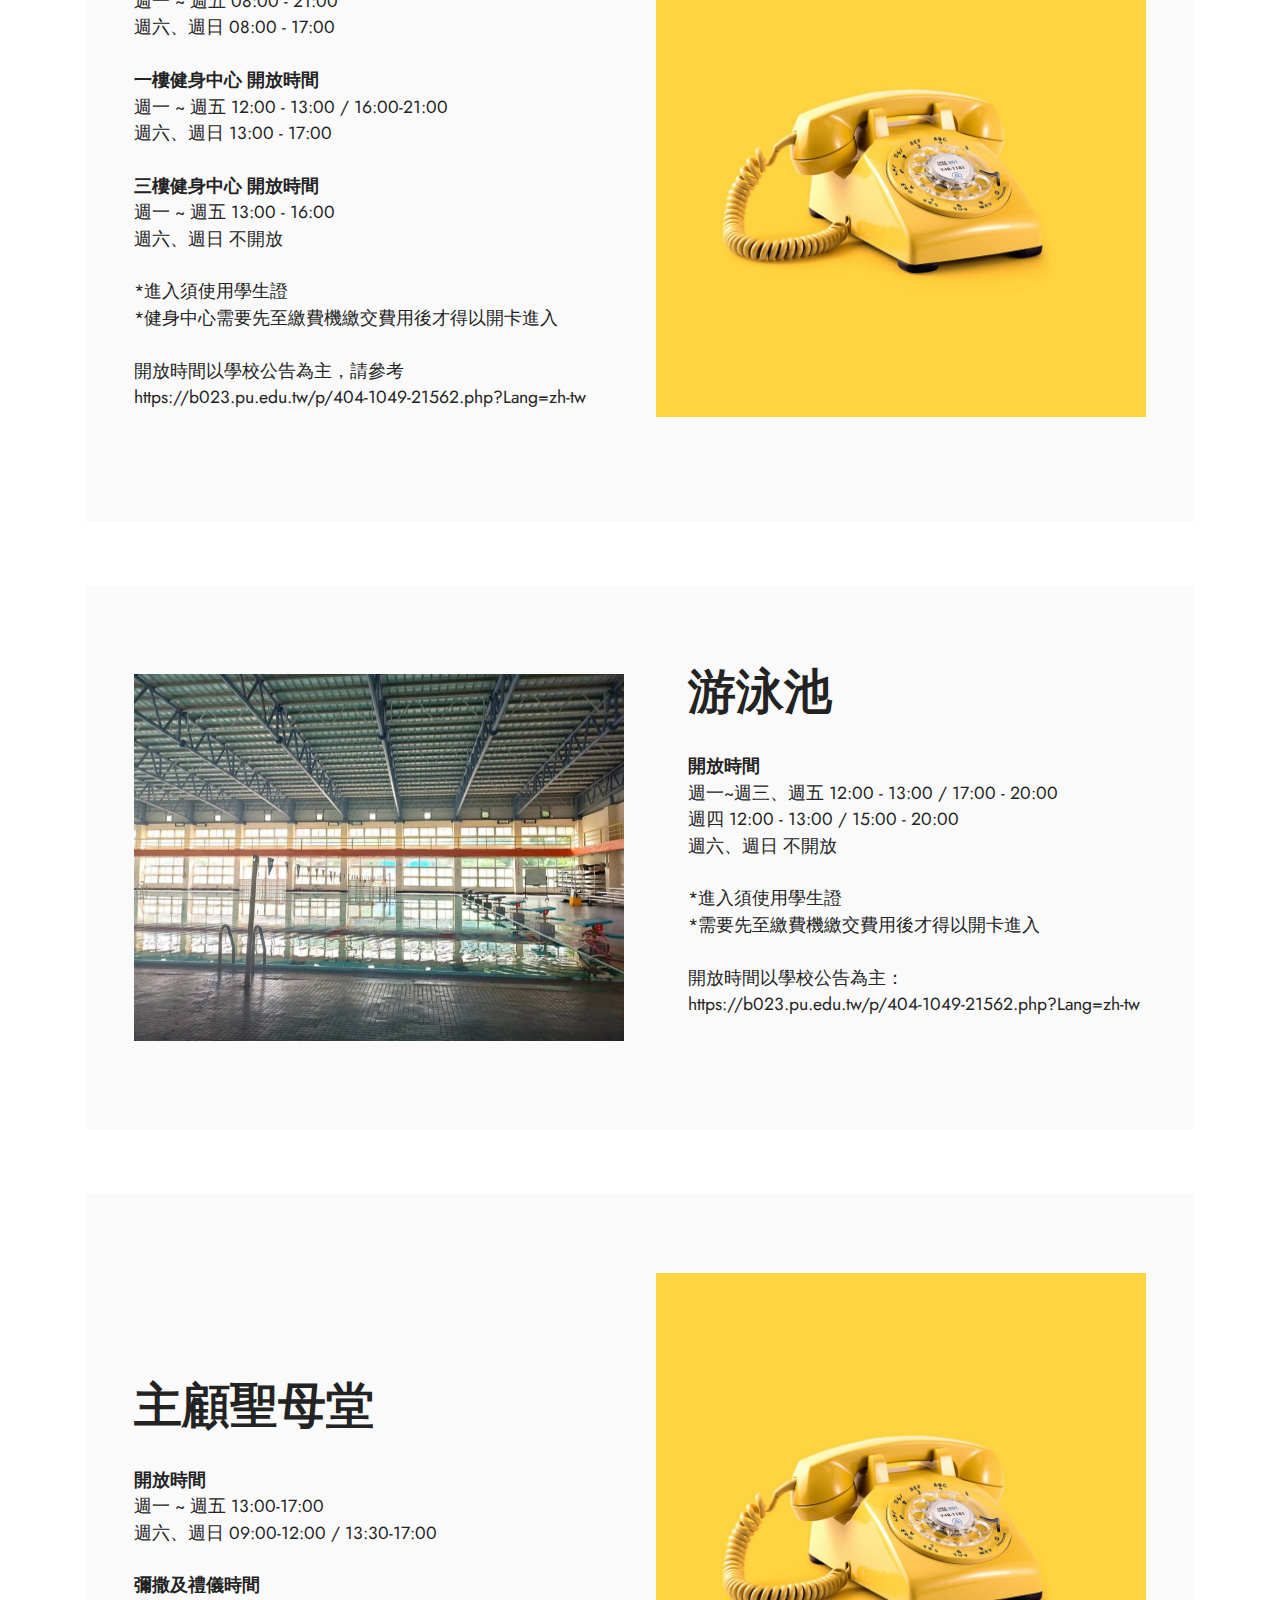
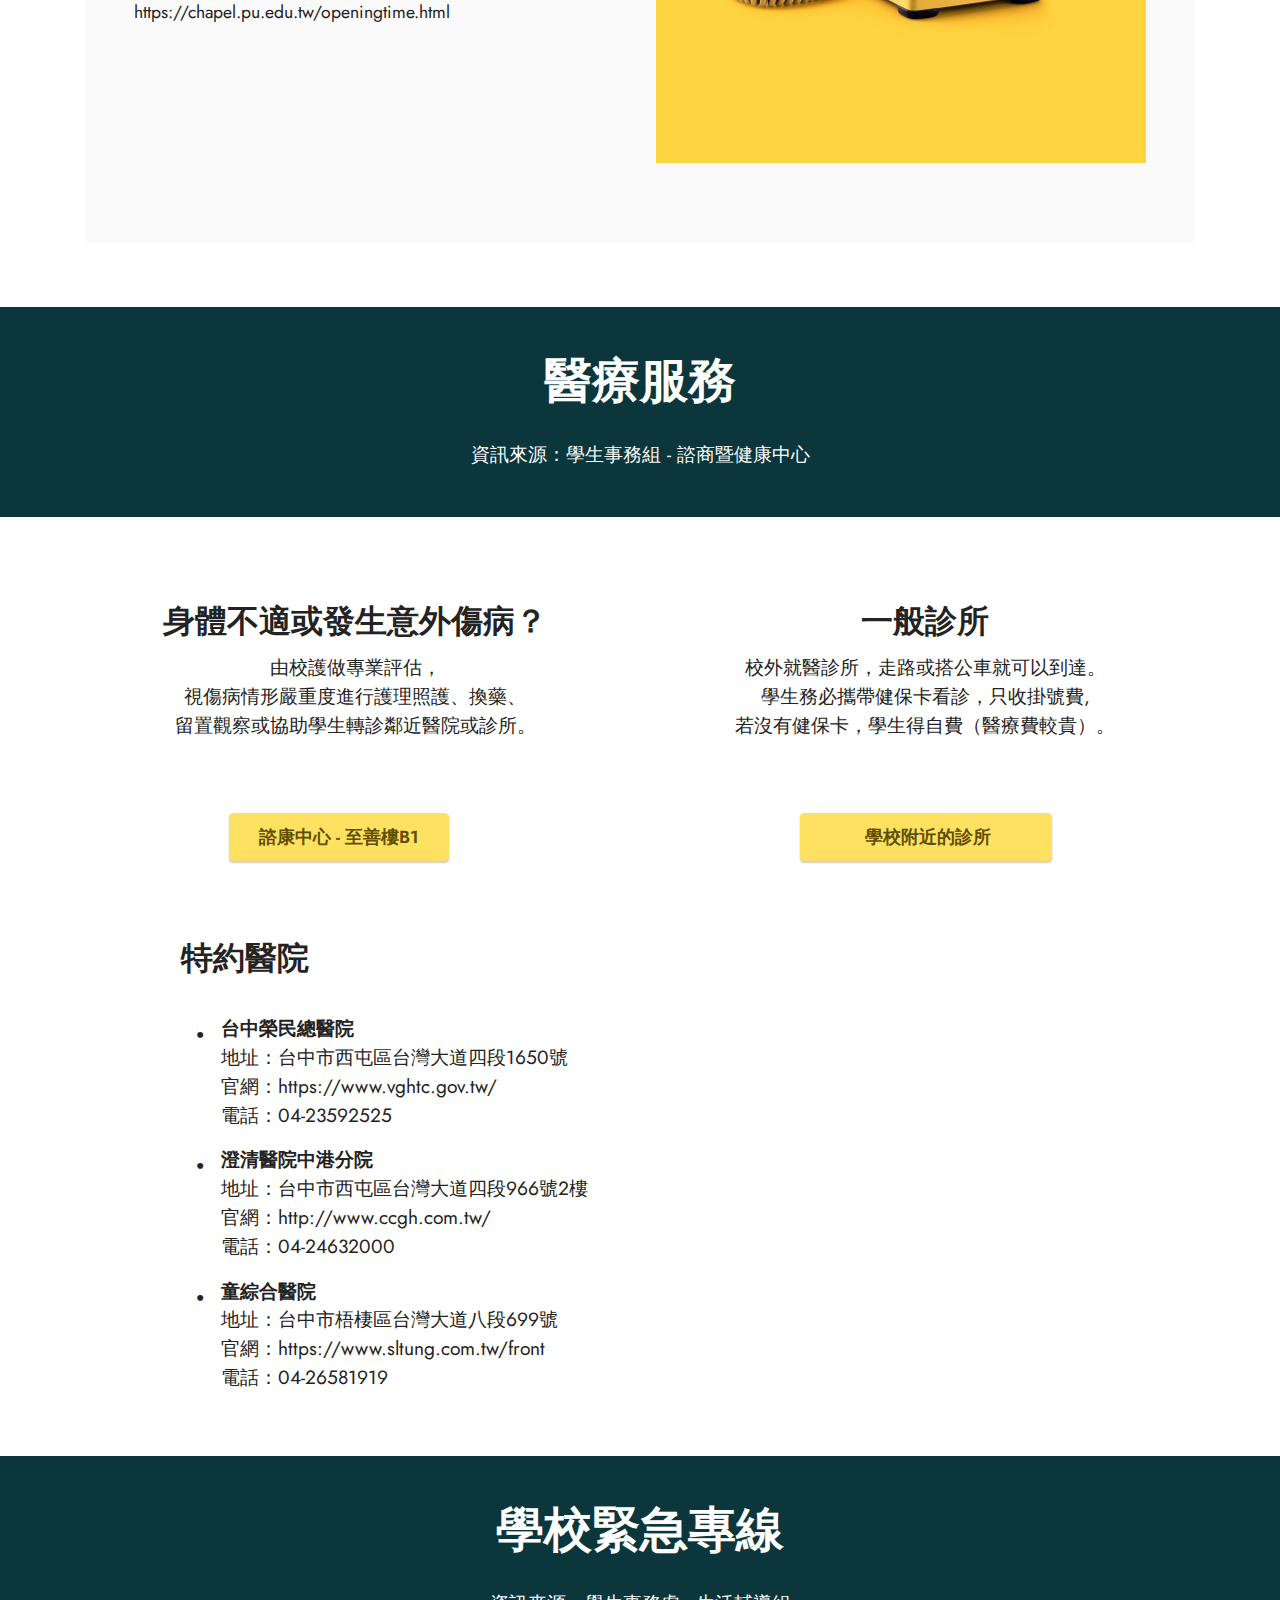
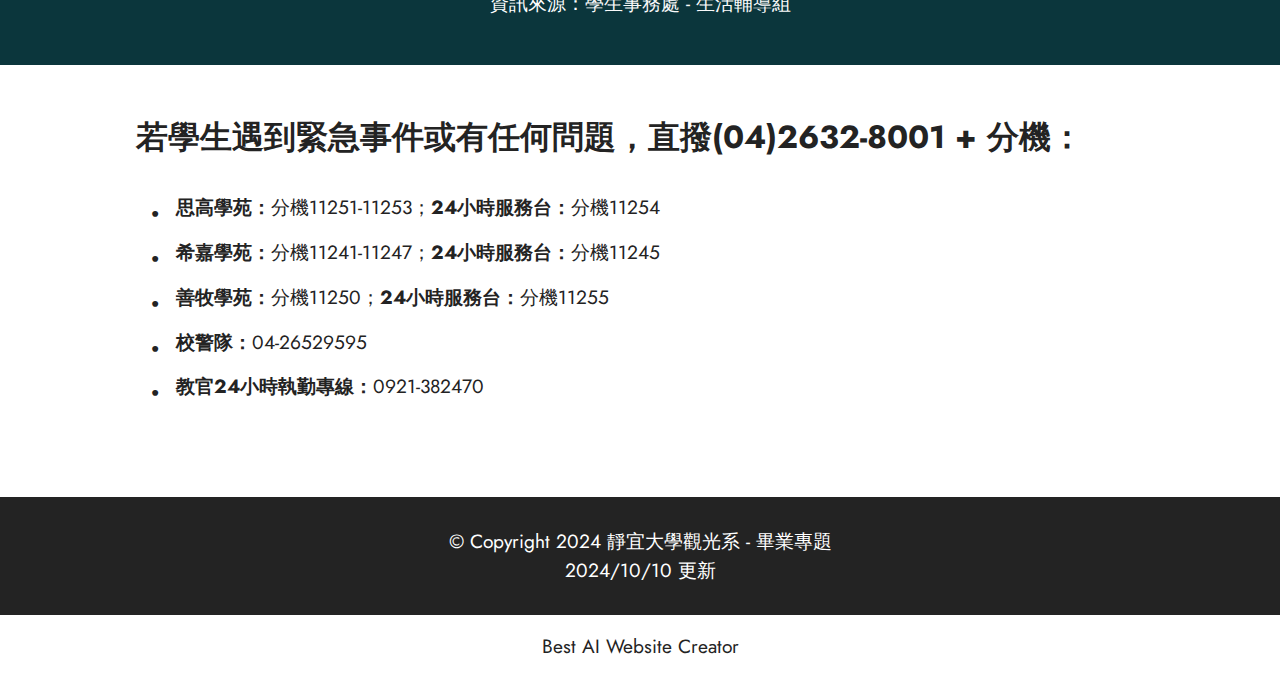
<file: page2.html>
<!DOCTYPE html>
<html  >
<head>
  <!-- Site made with Mobirise Website Builder v5.9.18, https://mobirise.com -->
  <meta charset="UTF-8">
  <meta http-equiv="X-UA-Compatible" content="IE=edge">
  <meta name="generator" content="Mobirise v5.9.18, mobirise.com">
  <meta name="viewport" content="width=device-width, initial-scale=1, minimum-scale=1">
  <link rel="shortcut icon" href="assets/images/logo.png" type="image/x-icon">
  <meta name="description" content="">
  
  
  <title>校園</title>
  <link rel="stylesheet" href="assets/web/assets/mobirise-icons2/mobirise2.css">
  <link rel="stylesheet" href="assets/bootstrap/css/bootstrap.min.css">
  <link rel="stylesheet" href="assets/bootstrap/css/bootstrap-grid.min.css">
  <link rel="stylesheet" href="assets/bootstrap/css/bootstrap-reboot.min.css">
  <link rel="stylesheet" href="assets/dropdown/css/style.css">
  <link rel="stylesheet" href="assets/socicon/css/styles.css">
  <link rel="stylesheet" href="assets/theme/css/style.css">
  <link rel="preload" href="https://fonts.googleapis.com/css?family=Jost:100,200,300,400,500,600,700,800,900,100i,200i,300i,400i,500i,600i,700i,800i,900i&display=swap" as="style" onload="this.onload=null;this.rel='stylesheet'">
  <noscript><link rel="stylesheet" href="https://fonts.googleapis.com/css?family=Jost:100,200,300,400,500,600,700,800,900,100i,200i,300i,400i,500i,600i,700i,800i,900i&display=swap"></noscript>
  <link rel="preload" as="style" href="assets/mobirise/css/mbr-additional.css?v=zAwMZX"><link rel="stylesheet" href="assets/mobirise/css/mbr-additional.css?v=zAwMZX" type="text/css">

  
  
  
</head>
<body>
  
  <section data-bs-version="5.1" class="menu menu1 cid-upUu17grk6" once="menu" id="menu1-7">
    

    <nav class="navbar navbar-dropdown navbar-fixed-top navbar-expand-lg">
        <div class="container">
            <div class="navbar-brand">
                
                <span class="navbar-caption-wrap"><a class="navbar-caption text-black display-7" href="https://mobiri.se">靜宜大學國際生生活資訊站 </a></span>
            </div>
            <button class="navbar-toggler" type="button" data-toggle="collapse" data-bs-toggle="collapse" data-target="#navbarSupportedContent" data-bs-target="#navbarSupportedContent" aria-controls="navbarNavAltMarkup" aria-expanded="false" aria-label="Toggle navigation">
                <div class="hamburger">
                    <span></span>
                    <span></span>
                    <span></span>
                    <span></span>
                </div>
            </button>
            <div class="collapse navbar-collapse" id="navbarSupportedContent">
                <ul class="navbar-nav nav-dropdown nav-right" data-app-modern-menu="true"><li class="nav-item"><a class="nav-link link text-primary display-4" href="page1.html">
                            關於我們 </a></li>
                    <li class="nav-item dropdown"><a class="nav-link link dropdown-toggle text-primary display-4" href="page2.html" data-toggle="dropdown-submenu" data-bs-toggle="dropdown" data-bs-auto-close="outside" aria-expanded="false">靜宜大學</a><div class="dropdown-menu" aria-labelledby="dropdown-791"><a class="dropdown-item text-primary display-4" href="page2.html#features17-r">校内設施</a><a class="show dropdown-item text-primary display-4" href="page2.html#content4-1z">醫療服務</a><a class="dropdown-item text-primary display-4" href="page2.html#content4-28">學校緊急專線</a></div></li>
                    <li class="nav-item"><a class="nav-link link text-primary display-4" href="page3.html">交通</a>
                    </li><li class="nav-item dropdown"><a class="nav-link link dropdown-toggle text-primary display-4" href="page4.html" data-toggle="dropdown-submenu" data-bs-toggle="dropdown" data-bs-auto-close="outside" aria-expanded="false">美食</a><div class="dropdown-menu" aria-labelledby="dropdown-901"><a class="dropdown-item text-primary display-4" href="page4.html#slider4-15">北勢東路的餐廳</a><a class="show dropdown-item text-primary display-4" href="page4.html#slider4-2h">其他餐廳</a></div></li><li class="nav-item"><a class="nav-link link text-primary display-4" href="page5.html">休閒娛樂</a></li><li class="nav-item dropdown"><a class="nav-link link dropdown-toggle text-primary show display-4" href="page6.html" data-toggle="dropdown-submenu" data-bs-toggle="dropdown" data-bs-auto-close="outside" aria-expanded="false">景點推薦</a><div class="dropdown-menu show" aria-labelledby="dropdown-486" data-bs-popper="none"><a class="dropdown-item text-primary display-4" href="page6.html">台中熱門景點</a><a class="dropdown-item text-primary display-4" href="page6.html">百貨公司</a><a class="show dropdown-item text-primary display-4" href="page6.html">夜市</a></div></li><li class="nav-item"><a class="nav-link link text-primary display-4" href="page6.html">語言Language</a></li></ul>
                
                
            </div>
        </div>
    </nav>
</section>

<section data-bs-version="5.1" class="header12 cid-upUxTto0If" id="header12-n">

    

    
    
    <div class="container">
        <div class="row justify-content-center">
            <div class="card col-12 col-md-12 col-lg-9">
                <div class="card-wrapper">
                    <div class="card-box align-center">
                        <h1 class="card-title mbr-fonts-style mb-3 display-1">
                            <strong>靜宜大學</strong></h1>
                        
                        
                    </div>
                </div>
            </div>
        </div>
    </div>
</section>

<section data-bs-version="5.1" class="video1 cid-upUxWnSKQC" id="video1-o">
    
    
    <div class="align-center container">
        <div class="mbr-section-head">
            <h4 class="mbr-section-title mbr-fonts-style mb-0 display-5"><strong>靜宜大學簡介影片</strong></h4>
            
        </div>
        <div class="row justify-content-center mt-4">
            <div class="col-12 col-lg-10">
                <div class="box">
                    <div class="mbr-media show-modal align-center" data-modal=".modalWindow">
                        <a href="https://youtu.be/h54JwDegAq4" target="_blank"><img src="assets/images/video-image-1117x602.jpeg" alt="Mobirise Website Builder"></a>
                        <div class="icon-wrap">
                            <a href="https://youtu.be/h54JwDegAq4" target="_blank"><span class="mbr-iconfont socicon-youtube socicon" style="color: rgb(228, 63, 63); fill: rgb(228, 63, 63);"></span></a>
                        </div>
                    </div>
                </div>
            </div>
        </div>
    </div>
    <div>
        <div class="modalWindow" style="display: none;">
            <div class="modalWindow-container">
                <div class="modalWindow-video-container">
                    <div class="modalWindow-video">
                        <iframe width="100%" height="100%" frameborder="0" allowfullscreen="1" data-src="https://www.youtube.com/watch?v=-BSQlJxCDcI"></iframe>
                    </div>
                    <a class="close" role="button" data-dismiss="modal" data-bs-dismiss="modal">
                        <span aria-hidden="true" class="mbr-iconfont mobi-mbri-close mobi-mbri closeModal"></span>
                        <span class="sr-only visually-hidden">Close</span>
                    </a>
                </div>
            </div>
        </div>
    </div>
</section>

<section data-bs-version="5.1" class="image3 cid-upUyyDiJC6" id="image3-p">
    

    
    

    <div class="container">
        <div class="row justify-content-center">
            <div class="col-12 col-lg-6">
                <div class="image-wrapper">
                    <img src="assets/images/school-map-499x700.jpg" alt="Mobirise Website Builder">
                    <p class="mbr-description mbr-fonts-style mt-2 align-center display-5">
                        靜宜大學校園地圖</p>
                </div>
            </div>
        </div>
    </div>
</section>

<section data-bs-version="5.1" class="team1 cid-upUyLuOvEA" id="team1-q">
    

    
    
    <div class="container-fluid">
        <div class="row justify-content-center">
            <div class="col-12">
                <h3 class="mbr-section-title mbr-fonts-style align-center mb-4 display-2">
                    <strong>校内餐廳</strong>
                </h3>
                
            </div>
            <div class="item features-image mb-4 col-12 col-md-4">
                <div class="item-wrapper">
                    <div class="image-wrap">
                        <img src="assets/images/images-1-300x168.jpeg" alt="Mobirise Website Builder">
                    </div>
                    <div class="content-wrap">
                        <h5 class="mbr-section-title card-title mbr-fonts-style align-center m-0 display-5">
                            <strong>至善樓</strong>
                        </h5>
                        
                        <p class="card-text mbr-fonts-style align-center display-7">早餐、飯食、麵食、水果鬆餅、便利商店、影印店、日常用品店及書局
<br>
<br>店家：
<br>紀胖胖韓式土司盒子、馨饌坊、YAMI快餐、好吃鮮果、全家、小木屋鬆餅、敦煌書局</p>
                        
                        
                    </div>
                </div>
            </div>

            <div class="item features-image mb-4 col-12 col-md-4">
                <div class="item-wrapper">
                    <div class="image-wrap">
                        <img src="assets/images/images-2-300x168.jpeg" alt="Mobirise Website Builder">
                    </div>
                    <div class="content-wrap">
                        <h5 class="mbr-section-title card-title mbr-fonts-style align-center m-0 display-5">
                            <strong>宜園餐廳</strong>
                        </h5>
                        
                        <p class="card-text mbr-fonts-style align-center display-7">
                            早餐、飯食、麵食、自助餐、飲料<br><br>店家：
<br>永和豆漿、早安山丘、泰上皇自助餐、極寳、宜園小廚、炸雞大師、王者香<br><br>
                        </p>
                        
                        
                    </div>
                </div>
            </div>
            
            <div class="item features-image mb-4 col-12 col-md-4">
                <div class="item-wrapper">
                    <div class="image-wrap">
                        <img src="assets/images/images-2-300x168.jpeg" alt="Mobirise Website Builder">
                    </div>
                    <div class="content-wrap">
                        <h5 class="mbr-section-title card-title mbr-fonts-style align-center m-0 display-5">
                            <strong>靜園餐廳</strong>
                        </h5>
                        
                        <p class="card-text mbr-fonts-style align-center display-7">早餐、飯食、麵食、自助餐、滷味、飲料
<br>
<br>店家：
<br>Morning House、小林自助餐、川福美食、極壽喜燒、湯才滷味、極咖哩、左撇子、饗廚房、白鬍子</p>
                        
                        
                    </div>
                </div>
            </div>
        </div>
    </div>
</section>

<section data-bs-version="5.1" class="info1 cid-upUBuLBwgs" id="info1-t">
    

    
    
    <div class="align-center container">
        <div class="row justify-content-center">
            <div class="col-12 col-lg-8">
                <h3 class="mbr-section-title mb-4 mbr-fonts-style display-2"><strong>諮商暨健康中心 - 校園餐飲店介紹</strong></h3>
                
                <div class="mbr-section-btn"><a class="btn btn-warning display-4" href="https://osachc.pu.edu.tw/p/412-1067-1808.php?Lang=zh-tw" target="_blank">GO!</a></div>
            </div>
        </div>
    </div>
</section>

<section data-bs-version="5.1" class="team1 cid-upUCnfyXE5" id="team1-u">
    

    
    
    <div class="container">
        <div class="row justify-content-center">
            <div class="col-12">
                <h3 class="mbr-section-title mbr-fonts-style align-center mb-4 display-2">
                    <strong>校内宿舍</strong>
                </h3>
                
            </div>
            <div class="item features-image mb-4 col-12 col-md-4">
                <div class="item-wrapper">
                    <div class="image-wrap">
                        <img src="assets/images/images-1-300x168.jpeg" alt="Mobirise Website Builder">
                    </div>
                    <div class="content-wrap">
                        <h5 class="mbr-section-title card-title mbr-fonts-style align-center m-0 display-5">
                            <strong>希嘉學苑</strong>
                        </h5>
                        
                        
                        
                        
                    </div>
                </div>
            </div>

            <div class="item features-image mb-4 col-12 col-md-4">
                <div class="item-wrapper">
                    <div class="image-wrap">
                        <img src="assets/images/images-2-300x168.jpeg" alt="Mobirise Website Builder">
                    </div>
                    <div class="content-wrap">
                        <h5 class="mbr-section-title card-title mbr-fonts-style align-center m-0 display-5">
                            <strong>思高學苑</strong>
                        </h5>
                        
                        
                        
                        
                    </div>
                </div>
            </div>
            
            <div class="item features-image mb-4 col-12 col-md-4">
                <div class="item-wrapper">
                    <div class="image-wrap">
                        <img src="assets/images/images-2-300x168.jpeg" alt="Mobirise Website Builder">
                    </div>
                    <div class="content-wrap">
                        <h5 class="mbr-section-title card-title mbr-fonts-style align-center m-0 display-5">
                            <strong>善牧學苑</strong>
                        </h5>
                        
                        
                        
                        
                    </div>
                </div>
            </div>
        </div>
    </div>
</section>

<section data-bs-version="5.1" class="features17 cid-upUzdhCbNy" id="features17-r">
    

    
    
    <div class="container">
        <div class="content-wrapper">
            <div class="row align-items-center">
                <div class="col-12 col-lg-6">
                    <div class="image-wrapper">
                        <img src="assets/images/sq1.jpg" alt="Mobirise Website Builder">
                    </div>
                </div>
                <div class="col-12 col-lg">
                    <div class="text-wrapper">
                        <h6 class="card-title mbr-fonts-style display-2">
                            <strong>蓋夏圖書館</strong>
                        </h6>
                        <p class="mbr-text mbr-fonts-style mb-4 display-4"><br><strong>開放時間
</strong><br>週一 ~ 週五 08:00 - 21:00
<br>週六、週日 10:00 - 16:00
<br>
<br>*進入須使用學生證
<br>*寒、暑假開放時間另行公告
<br>
<br><strong>圖書館環景圖
</strong><br><a href="https://library.pu.edu.tw/p/426-1054-135.php?Lang=zh-tw" class="text-black" target="_blank">https://library.pu.edu.tw/p/426-1054-135.php?Lang=zh-tw</a></p>
                        
                    </div>
                </div>
            </div>
        </div>
    </div>
</section>

<section data-bs-version="5.1" class="features16 cid-upUzecl0ko" id="features16-s">

    

    
    
    <div class="container">
        <div class="content-wrapper">
            <div class="row align-items-center">
                <div class="col-12 col-lg">
                    <div class="text-wrapper">
                        <h6 class="card-title mbr-fonts-style display-2">
                            <strong>室內體育場館</strong>
                        </h6>
                        <p class="mbr-text mbr-fonts-style mb-4 display-4"><strong>體育館 開放時間
</strong><br>週一 ~ 週五 08:00 - 21:00
<br>週六、週日&nbsp;08:00 - 17:00<br><br><strong>一樓健身中心 開放時間</strong><br>週一 ~ 週五 12:00 - 13:00 / 16:00-21:00<br>週六、週日 13:00 - 17:00<br><br><strong>三樓健身中心 開放時間</strong><br>週一 ~ 週五 13:00 - 16:00<br>週六、週日 不開放<br>
<br>*進入須使用學生證<br>*健身中心需要先至繳費機繳交費用後才得以開卡進入<br><br>開放時間以學校公告為主，請參考
<br><a href="https://b023.pu.edu.tw/p/404-1049-21562.php?Lang=zh-tw" class="text-black" target="_blank">https://b023.pu.edu.tw/p/404-1049-21562.php?Lang=zh-tw</a></p>
                        
                    </div>
                </div>
                <div class="col-12 col-lg-6">
                    <div class="image-wrapper">
                        <img src="assets/images/sq2.jpg" alt="Mobirise Website Builder">
                    </div>
                </div>
            </div>
        </div>
    </div>
</section>

<section data-bs-version="5.1" class="features17 cid-upUCUwKHtn" id="features17-v">
    

    
    
    <div class="container">
        <div class="content-wrapper">
            <div class="row align-items-center">
                <div class="col-12 col-lg-6">
                    <div class="image-wrapper">
                        <img src="assets/images/pool-806x605.jpeg" alt="Mobirise Website Builder">
                    </div>
                </div>
                <div class="col-12 col-lg">
                    <div class="text-wrapper">
                        <h6 class="card-title mbr-fonts-style display-2">
                            <strong>游泳池</strong>
                        </h6>
                        <p class="mbr-text mbr-fonts-style mb-4 display-4"><br><strong>開放時間
</strong><br>週一~週三、週五 12:00 - 13:00 / 17:00 - 20:00
<br>週四 12:00 - 13:00 / 15:00 - 20:00
<br>週六、週日 不開放
<br>
<br>*進入須使用學生證<br>*需要先至繳費機繳交費用後才得以開卡進入<br>
<br>開放時間以學校公告為主：
<br><a href="https://b023.pu.edu.tw/p/404-1049-21562.php?Lang=zh-tw " class="text-black" target="_blank">https://b023.pu.edu.tw/p/404-1049-21562.php?Lang=zh-tw</a></p>
                        
                    </div>
                </div>
            </div>
        </div>
    </div>
</section>

<section data-bs-version="5.1" class="features16 cid-upUCVZ4zqM" id="features16-w">

    

    
    
    <div class="container">
        <div class="content-wrapper">
            <div class="row align-items-center">
                <div class="col-12 col-lg">
                    <div class="text-wrapper">
                        <h6 class="card-title mbr-fonts-style display-2">
                            <strong>主顧聖母堂</strong>
                        </h6>
                        <p class="mbr-text mbr-fonts-style mb-4 display-4"><br><strong>開放時間
</strong><br>週一 ~ 週五 13:00-17:00
<br>週六、週日 09:00-12:00 / 13:30-17:00
<br>
<br><strong>彌撒及禮儀時間
</strong><br><a href="https://chapel.pu.edu.tw/openingtime.html" class="text-black" target="_blank">https://chapel.pu.edu.tw/openingtime.html</a></p>
                        
                    </div>
                </div>
                <div class="col-12 col-lg-6">
                    <div class="image-wrapper">
                        <img src="assets/images/sq2.jpg" alt="Mobirise Website Builder">
                    </div>
                </div>
            </div>
        </div>
    </div>
</section>

<section data-bs-version="5.1" class="content4 cid-uqGwNrrZ9S" id="content4-1z">
    

    
    
    <div class="container">
        <div class="row justify-content-center">
            <div class="title col-md-12 col-lg-10">
                <h3 class="mbr-section-title mbr-fonts-style align-center mb-4 display-2">
                    <strong>醫療服務</strong>
                </h3>
                <h4 class="mbr-section-subtitle align-center mbr-fonts-style mb-4 display-7">資訊來源：<a href="https://osachc.pu.edu.tw/p/412-1067-1772.php?Lang=zh-tw" class="text-white" target="_blank">學生事務組 - 諮商暨健康中心</a></h4>
                
            </div>
        </div>
    </div>
</section>

<section data-bs-version="5.1" class="features18 cid-uqGWpRrxGc" id="features18-2d">

    

    
    
    <div class="container">
        
        <div class="row mt-4">
            
            <div class="item features-without-image mb-3 col-12 col-md-6 active">
                <div class="item-wrapper mb-4">
                    <div class="card-box align-left">
                        <h4 class="card-title mbr-fonts-style align-left display-5"><strong>身體不適或發生意外傷病？</strong>
                        </h4>
                        <p class="mbr-text mbr-fonts-style mb-3 display-7">由校護做專業評估，<br>視傷病情形嚴重度進行護理照護、換藥、<br>留置觀察或協助學生轉診鄰近醫院或診所。</p>
                        <div class="link-wrap">
                            
                        </div>
                    </div>
                </div>
            </div>
            <div class="item features-without-image mb-3 col-12 col-md-6">
                <div class="item-wrapper mb-4">
                    <div class="card-box align-left">
                        <h4 class="card-title mbr-fonts-style align-left display-5">
                            <strong>一般診所</strong>
                        </h4>
                        <p class="mbr-text mbr-fonts-style mb-3 display-7">校外就醫診所，走路或搭公車就可以到達。<br>學生務必攜帶健保卡看診，只收掛號費,<br>若沒有健保卡，學生得自費（醫療費較貴）。</p>
                        <div class="link-wrap">
                            
                        </div>
                    </div>
                </div>
            </div>
        </div>
    </div>
</section>

<section data-bs-version="5.1" class="content12 cid-uqGX6ChP9x" id="content12-2f">
    
    <div class="container">
        <div class="row justify-content-center">
            <div class="col-md-12 col-lg-9">
                <div class="mbr-section-btn align-center"><a class="btn btn-warning display-4" href="https://osasa.pu.edu.tw/p/405-1063-8957,c1737.php?Lang=zh-tw" target="_blank">&nbsp; 諮康中心 - 至善樓B1&nbsp;&nbsp;</a>
                      <a class="btn btn-warning display-4" href="https://osachc.pu.edu.tw/p/412-1067-1776.php?Lang=zh-tw" target="_blank">&nbsp; &nbsp; &nbsp; &nbsp; &nbsp;學校附近的診所&nbsp; &nbsp; &nbsp; &nbsp;&nbsp;</a></div>
            </div>
        </div>
    </div>
</section>

<section data-bs-version="5.1" class="content14 cid-uqGzSTO3gT" id="content14-24">
    

    
    
    
    <div class="container">
        <div class="row justify-content-center">
            <div class="col-md-12 col-lg-10">
                    <h3 class="mbr-section-title mbr-fonts-style mb-4 display-5">
                        <strong>特約醫院</strong></h3>
                <ul class="list mbr-fonts-style display-7">
                    <li><a href="https://maps.app.goo.gl/mRtJaFZiqKE4ytx27" class="text-primary" target="_blank"><strong>台中榮民總醫院</strong></a><br>地址：台中市西屯區台灣大道四段1650號<br>官網：<a href="https://www.vghtc.gov.tw/" class="text-primary" target="_blank">https://www.vghtc.gov.tw/</a><br>電話：04-23592525</li>
                    <li><a href="https://maps.app.goo.gl/iJL12riCt5kvoJFX7" class="text-primary" target="_blank"><strong>澄清醫院中港分院</strong></a><br>地址：台中市西屯區台灣大道四段966號2樓<br>官網：<a href="http://www.ccgh.com.tw/" class="text-primary" target="_blank">http://www.ccgh.com.tw/</a><br>電話：04-24632000</li>
                    <li><a href="https://maps.app.goo.gl/xdGSe9bHp74nJ8NM9" class="text-primary" target="_blank"><strong>童綜合醫院</strong></a><br>地址：台中市梧棲區台灣大道八段699號<br>官網：<a href="https://www.sltung.com.tw/front" class="text-primary" target="_blank">https://www.sltung.com.tw/front</a><br>電話：04-26581919</li>
                </ul>
            </div>
        </div>
    </div>
</section>

<section data-bs-version="5.1" class="content4 cid-uqGM2CGbVF" id="content4-28">
    

    
    
    <div class="container">
        <div class="row justify-content-center">
            <div class="title col-md-12 col-lg-10">
                <h3 class="mbr-section-title mbr-fonts-style align-center mb-4 display-2">
                    <strong>學校緊急專線</strong>
                </h3>
                <h4 class="mbr-section-subtitle align-center mbr-fonts-style mb-4 display-7">
                    資訊來源：<a href="https://osasa.pu.edu.tw/p/412-1063-1670.php?Lang=zh-tw" class="text-white" target="_blank">學生事務處 - 生活輔導組</a></h4>
                
            </div>
        </div>
    </div>
</section>

<section data-bs-version="5.1" class="content14 cid-uqGOcRloyC" id="content14-29">
    

    
    
    
    <div class="container-fluid">
        <div class="row justify-content-center">
            <div class="col-md-12 col-lg-10">
                    <h3 class="mbr-section-title mbr-fonts-style mb-4 display-5">
                        <strong>若學生遇到緊急事件或有任何問題，直撥(04)2632-8001 +&nbsp;</strong><strong style="font-size: 2rem;">分機：</strong></h3>
                <ul class="list mbr-fonts-style display-7">
                    <li><strong>思高學苑：</strong>分機11251-11253；<strong>24小時服務台：</strong>分機11254</li><li><strong>希嘉學苑：</strong>分機11241-11247；<strong>24小時服務台：</strong>分機11245</li><li><strong style="font-size: 1.2rem;">善牧學苑：</strong><span style="font-size: 1.2rem;">分機11250；<strong>24小時服務台：</strong>分機11255</span></li><li><span style="font-size: 1.2rem;"><strong>校警隊：</strong>04-26529595</span></li><li><span style="font-size: 1.2rem;"><strong>教官24小時執勤專線：</strong>0921-382470</span></li>
                </ul>
            </div>
        </div>
    </div>
</section>

<section data-bs-version="5.1" class="footer7 cid-upUu18c2RO" once="footers" id="footer7-8">

    

    

    <div class="container">
        <div class="media-container-row align-center mbr-white">
            <div class="col-12">
                <p class="mbr-text mb-0 mbr-fonts-style display-7">
                    © Copyright 2024 靜宜大學觀光系 - 畢業專題<br>2024/10/10 更新</p>
            </div>
        </div>
    </div>
</section><section class="display-7" style="padding: 0;align-items: center;justify-content: center;flex-wrap: wrap;    align-content: center;display: flex;position: relative;height: 4rem;"><a href="https://mobiri.se/2889166" style="flex: 1 1;height: 4rem;position: absolute;width: 100%;z-index: 1;"><img alt="" style="height: 4rem;" src="[data-uri]"></a><p style="margin: 0;text-align: center;" class="display-7">&#8204;</p><a style="z-index:1" href="https://mobirise.com/builder/ai-website-creator.html">Best AI Website Creator</a></section><script src="assets/bootstrap/js/bootstrap.bundle.min.js"></script>  <script src="assets/smoothscroll/smooth-scroll.js"></script>  <script src="assets/ytplayer/index.js"></script>  <script src="assets/dropdown/js/navbar-dropdown.js"></script>  <script src="assets/playervimeo/vimeo_player.js"></script>  <script src="assets/theme/js/script.js"></script>  
  
  
</body>
</html>
</file>
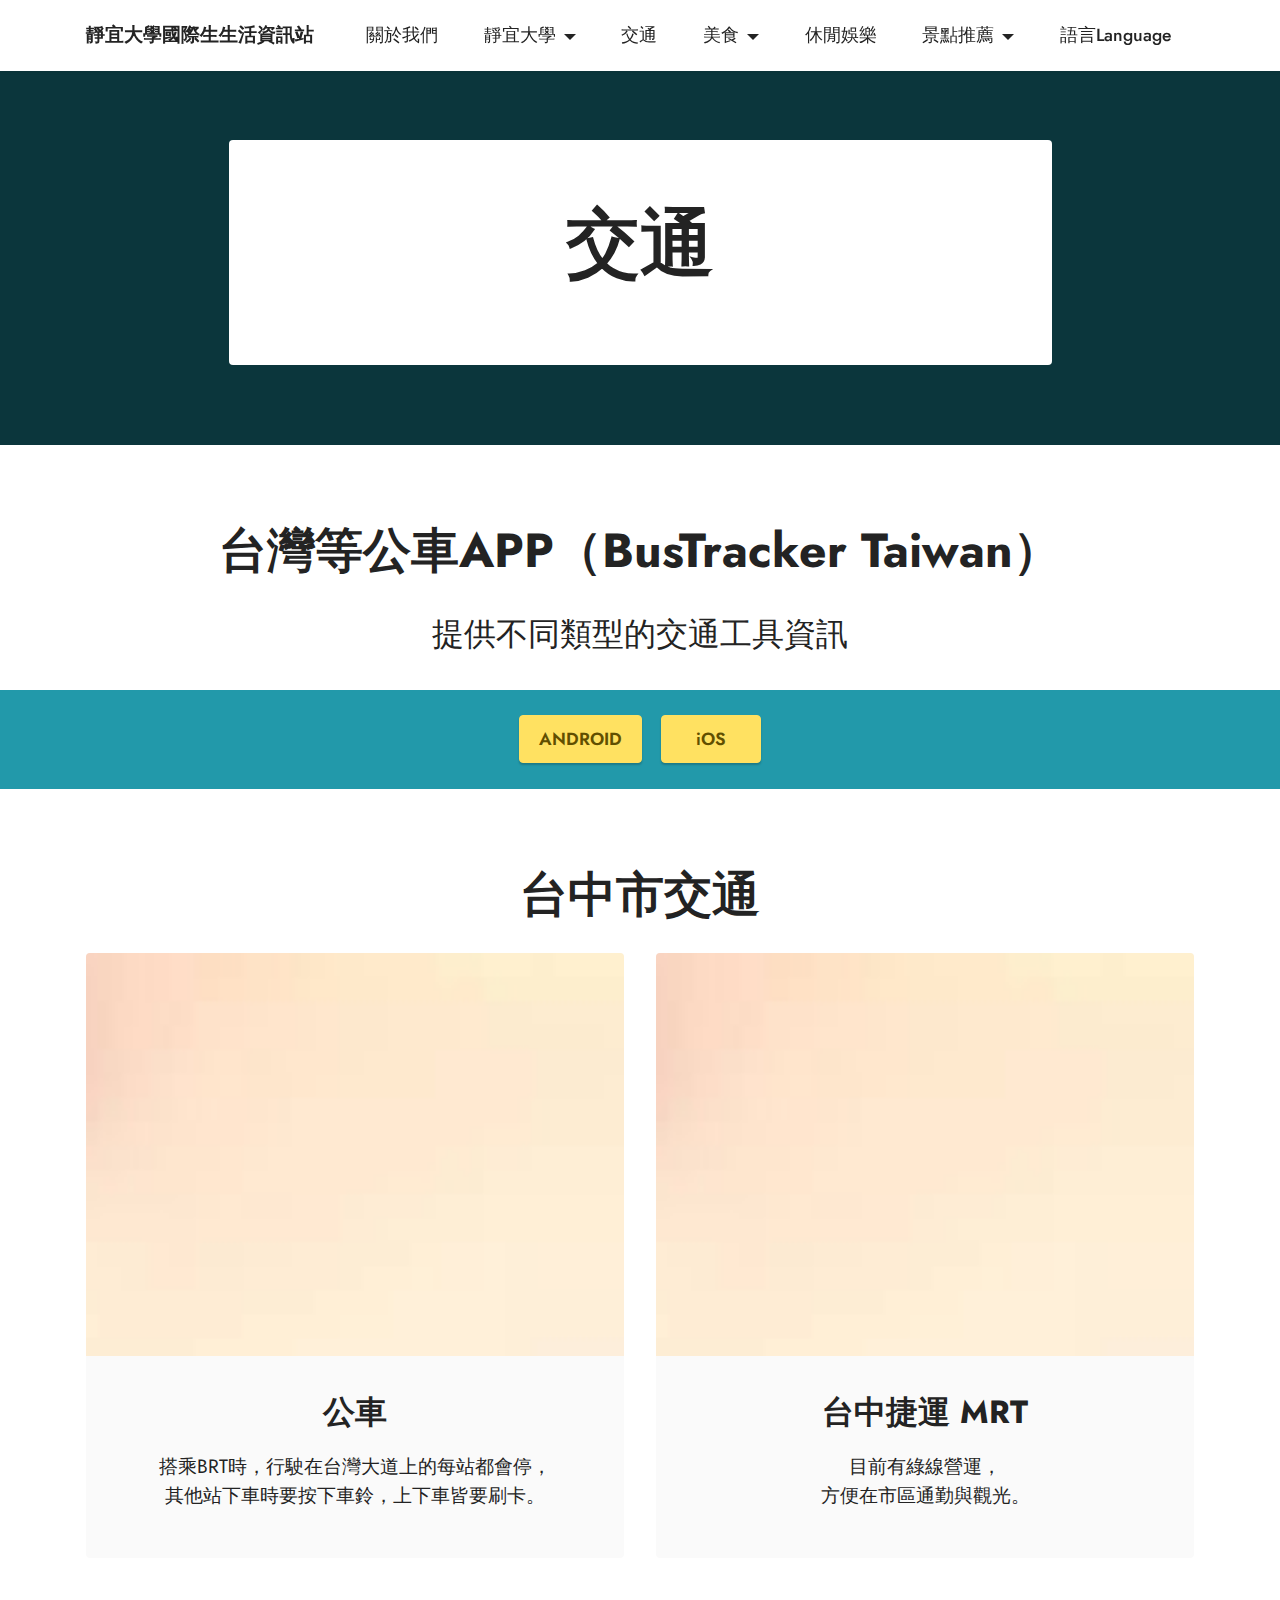
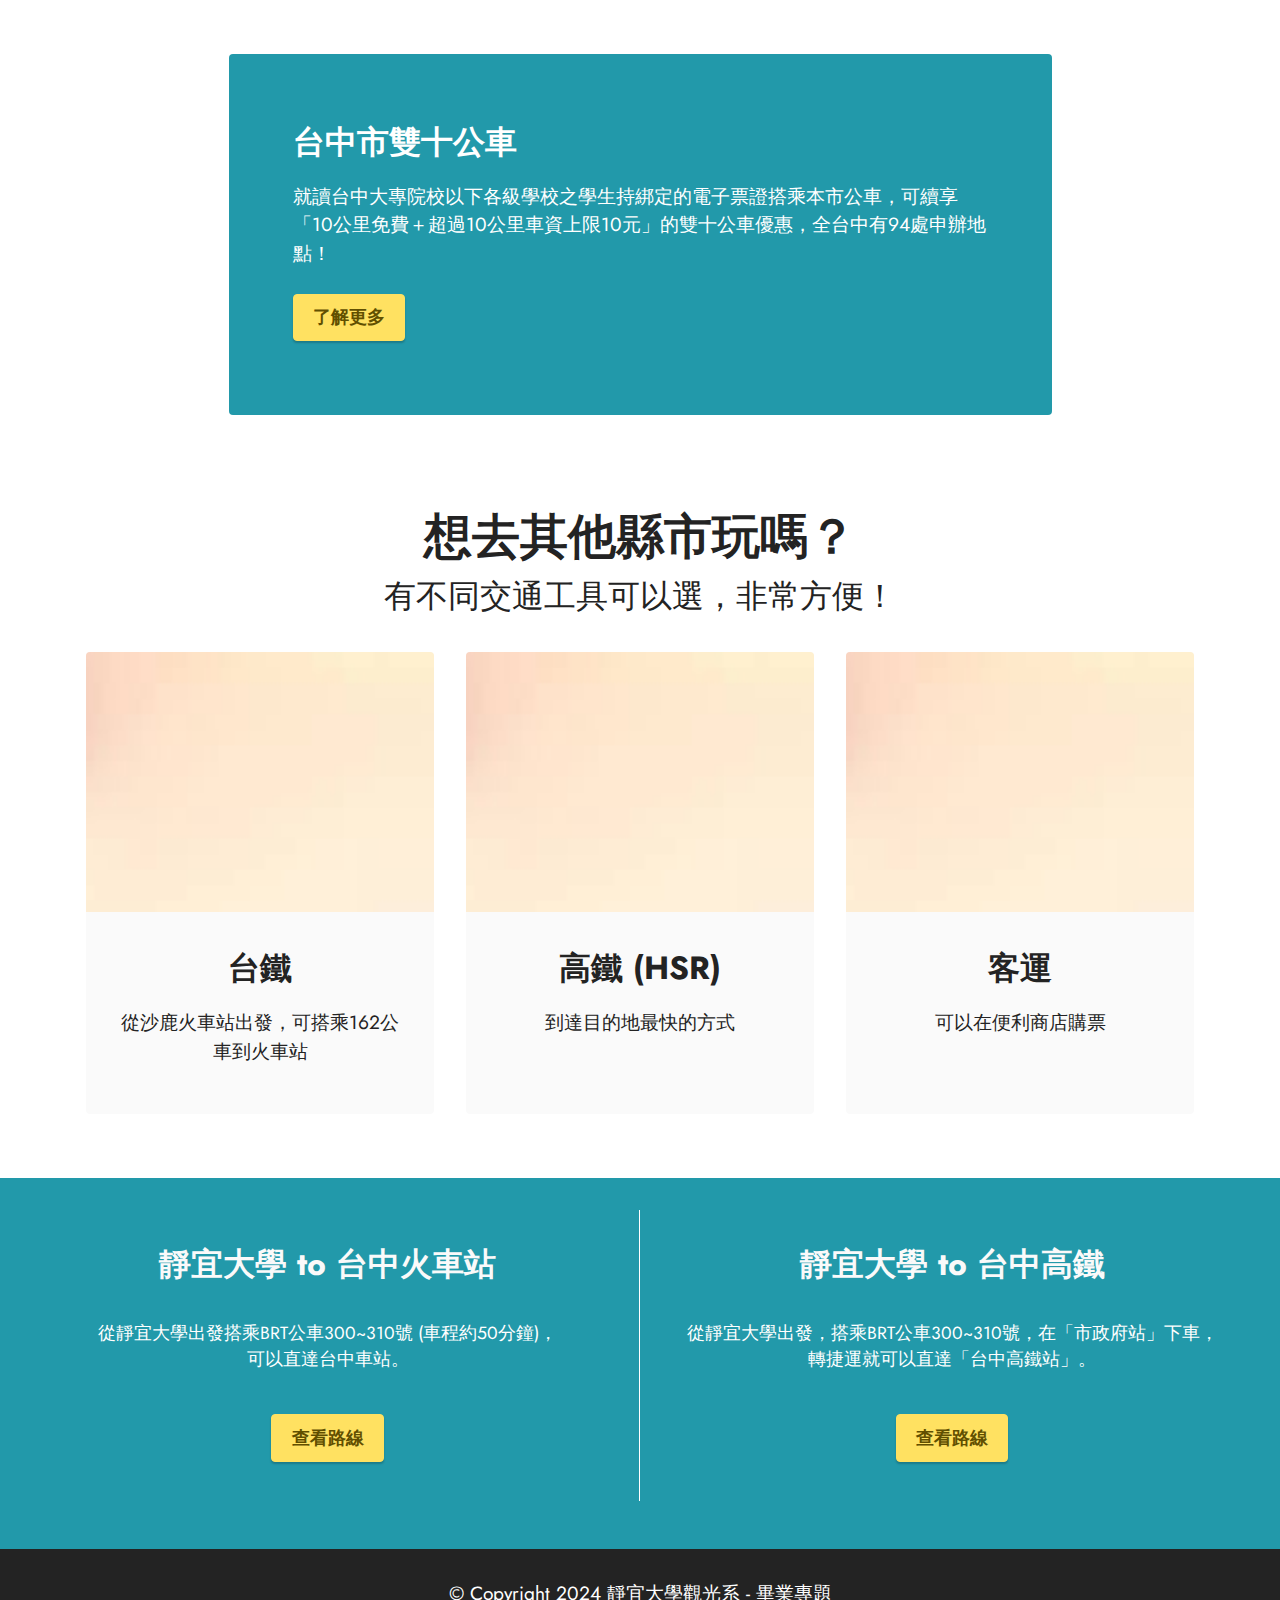
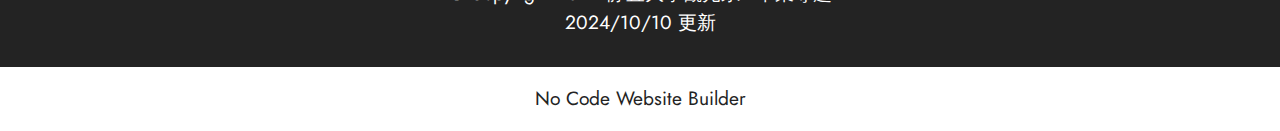
<file: page3.html>
<!DOCTYPE html>
<html  >
<head>
  <!-- Site made with Mobirise Website Builder v5.9.18, https://mobirise.com -->
  <meta charset="UTF-8">
  <meta http-equiv="X-UA-Compatible" content="IE=edge">
  <meta name="generator" content="Mobirise v5.9.18, mobirise.com">
  <meta name="viewport" content="width=device-width, initial-scale=1, minimum-scale=1">
  <link rel="shortcut icon" href="assets/images/logo.png" type="image/x-icon">
  <meta name="description" content="">
  
  
  <title>交通</title>
  <link rel="stylesheet" href="assets/bootstrap/css/bootstrap.min.css">
  <link rel="stylesheet" href="assets/bootstrap/css/bootstrap-grid.min.css">
  <link rel="stylesheet" href="assets/bootstrap/css/bootstrap-reboot.min.css">
  <link rel="stylesheet" href="assets/dropdown/css/style.css">
  <link rel="stylesheet" href="assets/socicon/css/styles.css">
  <link rel="stylesheet" href="assets/theme/css/style.css">
  <link rel="preload" href="https://fonts.googleapis.com/css?family=Jost:100,200,300,400,500,600,700,800,900,100i,200i,300i,400i,500i,600i,700i,800i,900i&display=swap" as="style" onload="this.onload=null;this.rel='stylesheet'">
  <noscript><link rel="stylesheet" href="https://fonts.googleapis.com/css?family=Jost:100,200,300,400,500,600,700,800,900,100i,200i,300i,400i,500i,600i,700i,800i,900i&display=swap"></noscript>
  <link rel="preload" as="style" href="assets/mobirise/css/mbr-additional.css?v=Uit2ky"><link rel="stylesheet" href="assets/mobirise/css/mbr-additional.css?v=Uit2ky" type="text/css">

  
  
  
</head>
<body>
  
  <section data-bs-version="5.1" class="menu menu1 cid-upUu2qyiW8" once="menu" id="menu1-9">
    

    <nav class="navbar navbar-dropdown navbar-fixed-top navbar-expand-lg">
        <div class="container">
            <div class="navbar-brand">
                
                <span class="navbar-caption-wrap"><a class="navbar-caption text-black display-7" href="https://mobiri.se">靜宜大學國際生生活資訊站 </a></span>
            </div>
            <button class="navbar-toggler" type="button" data-toggle="collapse" data-bs-toggle="collapse" data-target="#navbarSupportedContent" data-bs-target="#navbarSupportedContent" aria-controls="navbarNavAltMarkup" aria-expanded="false" aria-label="Toggle navigation">
                <div class="hamburger">
                    <span></span>
                    <span></span>
                    <span></span>
                    <span></span>
                </div>
            </button>
            <div class="collapse navbar-collapse" id="navbarSupportedContent">
                <ul class="navbar-nav nav-dropdown nav-right" data-app-modern-menu="true"><li class="nav-item"><a class="nav-link link text-primary display-4" href="page1.html">
                            關於我們 </a></li>
                    <li class="nav-item dropdown"><a class="nav-link link dropdown-toggle text-primary display-4" href="page2.html" data-toggle="dropdown-submenu" data-bs-toggle="dropdown" data-bs-auto-close="outside" aria-expanded="false">靜宜大學</a><div class="dropdown-menu" aria-labelledby="dropdown-791"><a class="dropdown-item text-primary display-4" href="page2.html#features17-r">校内設施</a><a class="show dropdown-item text-primary display-4" href="page2.html#content4-1z">醫療服務</a><a class="dropdown-item text-primary display-4" href="page2.html#content4-28">學校緊急專線</a></div></li>
                    <li class="nav-item"><a class="nav-link link text-primary display-4" href="page3.html">交通</a>
                    </li><li class="nav-item dropdown"><a class="nav-link link dropdown-toggle text-primary display-4" href="page4.html" data-toggle="dropdown-submenu" data-bs-toggle="dropdown" data-bs-auto-close="outside" aria-expanded="false">美食</a><div class="dropdown-menu" aria-labelledby="dropdown-901"><a class="dropdown-item text-primary display-4" href="page4.html#slider4-15">北勢東路的餐廳</a><a class="show dropdown-item text-primary display-4" href="page4.html#slider4-2h">其他餐廳</a></div></li><li class="nav-item"><a class="nav-link link text-primary display-4" href="page5.html">休閒娛樂</a></li><li class="nav-item dropdown"><a class="nav-link link dropdown-toggle text-primary show display-4" href="page6.html" data-toggle="dropdown-submenu" data-bs-toggle="dropdown" data-bs-auto-close="outside" aria-expanded="false">景點推薦</a><div class="dropdown-menu show" aria-labelledby="dropdown-486" data-bs-popper="none"><a class="dropdown-item text-primary display-4" href="page6.html">台中熱門景點</a><a class="dropdown-item text-primary display-4" href="page6.html">百貨公司</a><a class="show dropdown-item text-primary display-4" href="page6.html">夜市</a></div></li><li class="nav-item"><a class="nav-link link text-primary display-4" href="page6.html">語言Language</a></li></ul>
                
                
            </div>
        </div>
    </nav>
</section>

<section data-bs-version="5.1" class="header12 cid-upUEqu55nE" id="header12-x">

    

    
    
    <div class="container">
        <div class="row justify-content-center">
            <div class="card col-12 col-md-12 col-lg-9">
                <div class="card-wrapper">
                    <div class="card-box align-center">
                        <h1 class="card-title mbr-fonts-style mb-3 display-1">
                            <strong>交通</strong></h1>
                        
                        
                    </div>
                </div>
            </div>
        </div>
    </div>
</section>

<section data-bs-version="5.1" class="content4 cid-upUEBdIHPG" id="content4-y">
    

    
    
    <div class="container">
        <div class="row justify-content-center">
            <div class="title col-md-12 col-lg-10">
                <h3 class="mbr-section-title mbr-fonts-style align-center mb-4 display-2"><strong>台灣等公車APP（BusTracker Taiwan）</strong></h3>
                <h4 class="mbr-section-subtitle align-center mbr-fonts-style mb-4 display-5">
                    提供不同類型的交通工具資訊
                </h4>
                
            </div>
        </div>
    </div>
</section>

<section data-bs-version="5.1" class="content11 cid-upUEBU3caC" id="content11-z">
    
    <div class="container">
        <div class="row justify-content-center">
            <div class="col-md-12 col-lg-10">
                <div class="mbr-section-btn align-center"><a class="btn btn-warning display-4" href="https://play.google.com/store/apps/details?id=nexti.android.bustaiwan" target="_blank">ANDROID</a>
                    <a class="btn btn-warning display-4" href="https://apps.apple.com/us/app/bus-tracker-taiwan/id718656074" target="_blank">&nbsp; &nbsp;iOS&nbsp; &nbsp;</a></div>
            </div>
        </div>
    </div>
</section>

<section data-bs-version="5.1" class="features3 cid-upUF2f4iQB" id="features3-11">
    
    
    <div class="container">
        <div class="mbr-section-head">
            <h4 class="mbr-section-title mbr-fonts-style align-center mb-0 display-2">
                <strong>台中市交通</strong></h4>
            
        </div>
        <div class="row mt-4">
            <div class="item features-image сol-12 col-md-6 col-lg-6">
                <div class="item-wrapper">
                    <div class="item-img">
                        <img src="assets/images/images-300x168.jpeg" alt="Mobirise Website Builder">
                    </div>
                    <div class="item-content">
                        <h5 class="item-title mbr-fonts-style display-5"><strong>公車</strong></h5>
                        
                        <p class="mbr-text mbr-fonts-style mt-3 display-7">搭乘BRT時，行駛在台灣大道上的每站都會停，
<br>其他站下車時要按下車鈴，上下車皆要刷卡。</p>
                    </div>
                    
                </div>
            </div>
            <div class="item features-image сol-12 col-md-6 col-lg-6">
                <div class="item-wrapper">
                    <div class="item-img">
                        <img src="assets/images/images-300x168.jpeg" alt="Mobirise Website Builder">
                    </div>
                    <div class="item-content">
                        <h5 class="item-title mbr-fonts-style display-5"><strong>台中捷運 MRT</strong></h5>
                        
                        <p class="mbr-text mbr-fonts-style mt-3 display-7">目前有綠線營運，
<br>方便在市區通勤與觀光。</p>
                    </div>
                    
                </div>
            </div>
            
        </div>
    </div>
</section>

<section data-bs-version="5.1" class="content15 cid-uqHRk2jSyl" id="content15-2k">

    

    
    
    <div class="container">
        <div class="row justify-content-center">
            <div class="card col-md-12 col-lg-9">
                <div class="card-wrapper">
                    <div class="card-box align-left">
                        <h4 class="card-title mbr-fonts-style mbr-white mb-3 display-5">
                            <strong>台中市雙十公車</strong></h4>
                        <p class="mbr-text mbr-fonts-style display-7">就讀台中大專院校以下各級學校之學生持綁定的電子票證搭乘本市公車，可續享「10公里免費＋超過10公里車資上限10元」的雙十公車優惠，全台中有94處申辦地點！&nbsp;</p>
                        <div class="mbr-section-btn mt-3"><a class="btn btn-warning display-4" href="https://idoor.taichung.gov.tw/ " target="_blank">了解更多</a></div>
                    </div>
                </div>
            </div>
        </div>
    </div>
</section>

<section data-bs-version="5.1" class="features3 cid-upUF9n8H08" id="features3-13">
    
    
    <div class="container">
        <div class="mbr-section-head">
            <h4 class="mbr-section-title mbr-fonts-style align-center mb-0 display-2">
                <strong>想去其他縣市玩嗎？</strong></h4>
            <h5 class="mbr-section-subtitle mbr-fonts-style align-center mb-0 mt-2 display-5">有不同交通工具可以選，非常方便！</h5>
        </div>
        <div class="row mt-4">
            <div class="item features-image сol-12 col-md-6 col-lg-4">
                <div class="item-wrapper">
                    <div class="item-img">
                        <img src="assets/images/images-300x168.jpeg" alt="Mobirise Website Builder">
                    </div>
                    <div class="item-content">
                        <h5 class="item-title mbr-fonts-style display-5"><strong>台鐵</strong></h5>
                        
                        <p class="mbr-text mbr-fonts-style mt-3 display-7">從沙鹿火車站出發，可搭乘162公車到火車站</p>
                    </div>
                    
                </div>
            </div>
            <div class="item features-image сol-12 col-md-6 col-lg-4">
                <div class="item-wrapper">
                    <div class="item-img">
                        <img src="assets/images/images-300x168.jpeg" alt="Mobirise Website Builder">
                    </div>
                    <div class="item-content">
                        <h5 class="item-title mbr-fonts-style display-5"><strong>高鐵 (HSR)</strong></h5>
                        
                        <p class="mbr-text mbr-fonts-style mt-3 display-7">到達目的地最快的方式</p>
                    </div>
                    
                </div>
            </div>
            <div class="item features-image сol-12 col-md-6 col-lg-4">
                <div class="item-wrapper">
                    <div class="item-img">
                        <img src="assets/images/images-300x168.jpeg" alt="Mobirise Website Builder">
                    </div>
                    <div class="item-content">
                        <h5 class="item-title mbr-fonts-style display-5"><strong>客運</strong></h5>
                        
                        <p class="mbr-text mbr-fonts-style mt-3 display-7">可以在便利商店購票<br></p>
                    </div>
                    
                </div>
            </div>
        </div>
    </div>
</section>

<section data-bs-version="5.1" class="info2 cid-uqO3o2fPBx" id="info2-2l">
    

    
    
    <div class="align-center container-fluid">
        <div class="row justify-content-center">
            <div class="card col-12 col-lg-6">
                <div class="wrapper">
                    <h3 class="mbr-section-title mb-4 mbr-fonts-style display-5">
                        <strong>靜宜大學 to 台中火車站</strong>
                    </h3>
                    <p class="mbr-text mb-4 mbr-fonts-style display-4">
                        從靜宜大學出發搭乘BRT公車300~310號 (車程約50分鐘)，<br>可以直達台中車站。</p>
                    <div class="mbr-section-btn"><a class="btn btn-warning display-4" href="https://maps.app.goo.gl/zp4bEspngtBtCF7T7" target="_blank">查看路線</a></div>
                </div>
            </div>
            <div class="col-12 col-lg-6">
                <div class="wrapper">
                    <h3 class="mbr-section-title mbr-fonts-style mb-4 display-5"><strong>靜宜大學 to 台中高鐵</strong>
                    </h3>
                    <p class="mbr-text mbr-fonts-style mb-4 display-4">
                        從靜宜大學出發，搭乘BRT公車300~310號，在「市政府站」下車，<br>轉捷運就可以直達「台中高鐵站」。</p>
                    <div class="mbr-section-btn"><a class="btn btn-warning display-4" href="https://maps.app.goo.gl/YDH4Yps7sJDgPkpv8" target="_blank">查看路線</a></div>
                </div>
            </div>
        </div>
    </div>
</section>

<section data-bs-version="5.1" class="footer7 cid-upUu2rjTG7" once="footers" id="footer7-a">

    

    

    <div class="container">
        <div class="media-container-row align-center mbr-white">
            <div class="col-12">
                <p class="mbr-text mb-0 mbr-fonts-style display-7">
                    © Copyright 2024 靜宜大學觀光系 - 畢業專題<br>2024/10/10 更新</p>
            </div>
        </div>
    </div>
</section><section class="display-7" style="padding: 0;align-items: center;justify-content: center;flex-wrap: wrap;    align-content: center;display: flex;position: relative;height: 4rem;"><a href="https://mobiri.se/2889166" style="flex: 1 1;height: 4rem;position: absolute;width: 100%;z-index: 1;"><img alt="" style="height: 4rem;" src="[data-uri]"></a><p style="margin: 0;text-align: center;" class="display-7">&#8204;</p><a style="z-index:1" href="https://mobirise.com/builder/no-code-website-builder.html">No Code Website Builder</a></section><script src="assets/bootstrap/js/bootstrap.bundle.min.js"></script>  <script src="assets/smoothscroll/smooth-scroll.js"></script>  <script src="assets/ytplayer/index.js"></script>  <script src="assets/dropdown/js/navbar-dropdown.js"></script>  <script src="assets/theme/js/script.js"></script>  
  
  
</body>
</html>
</file>
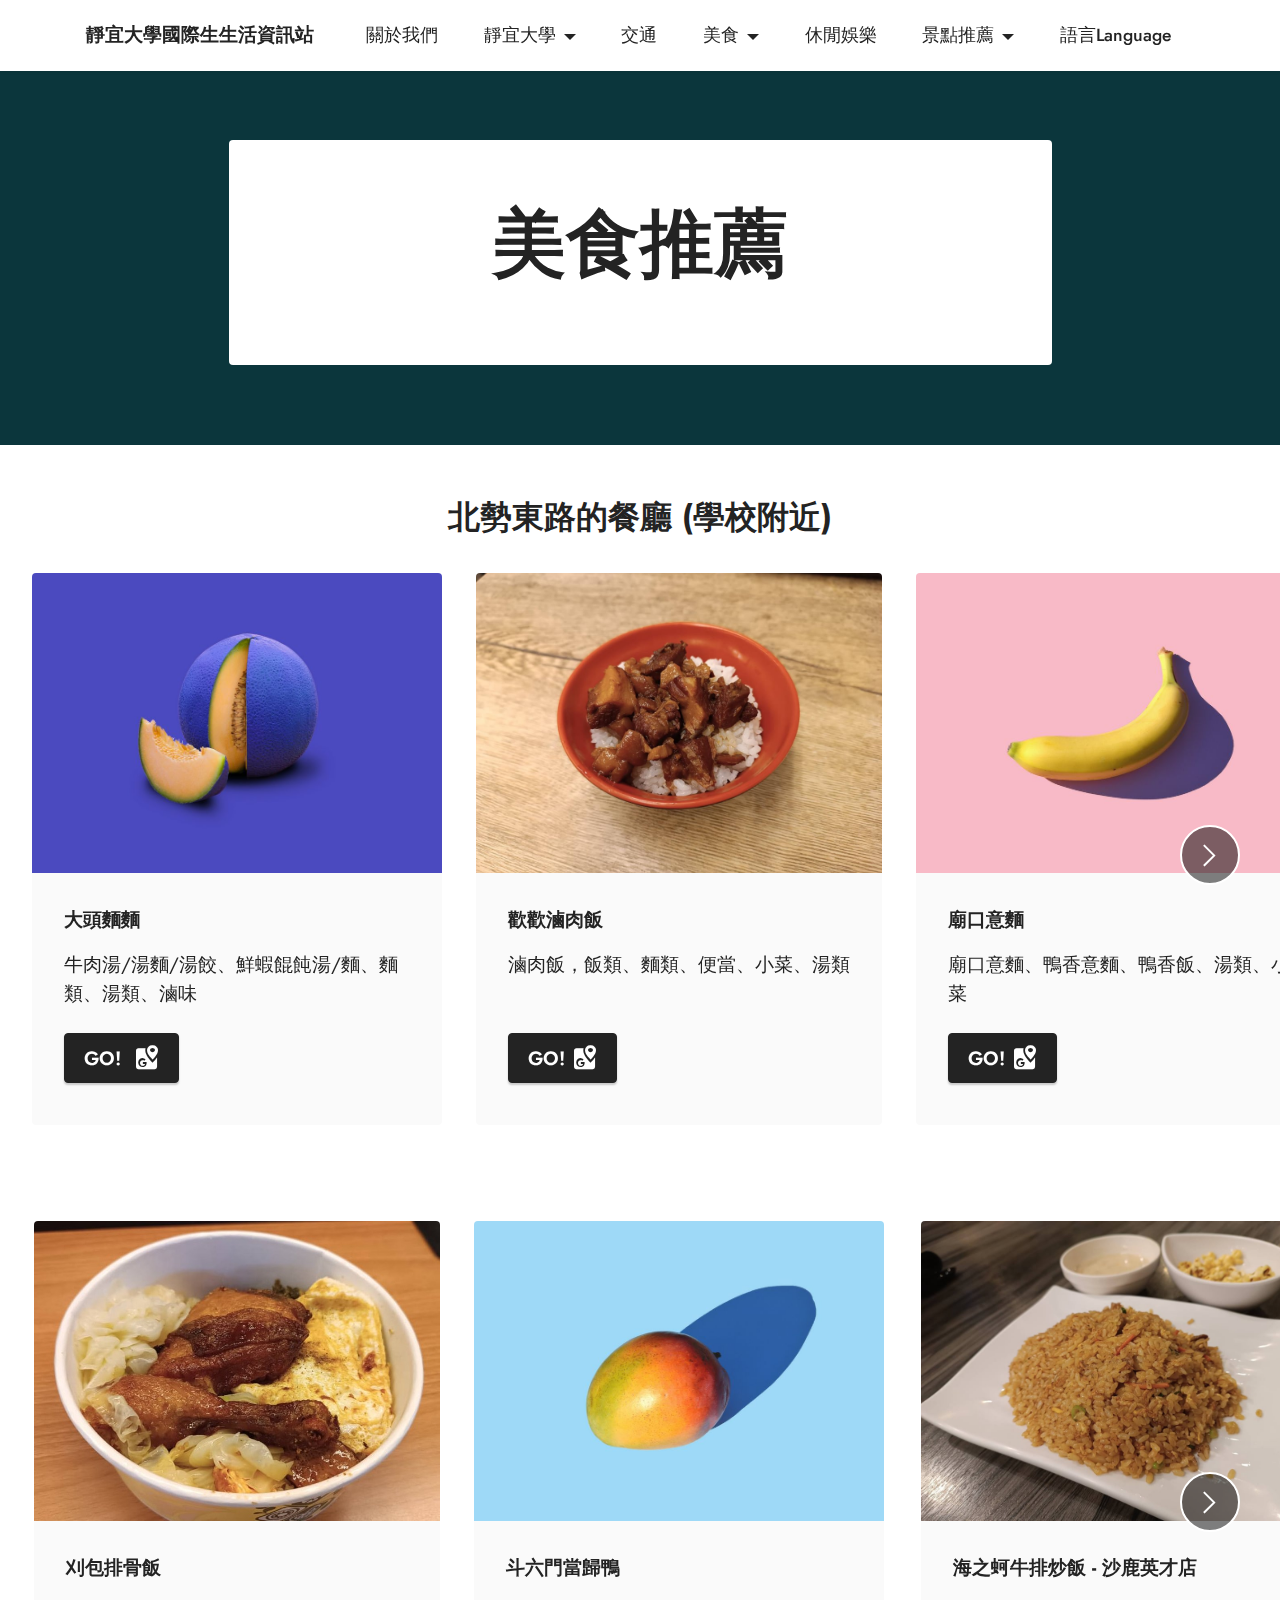
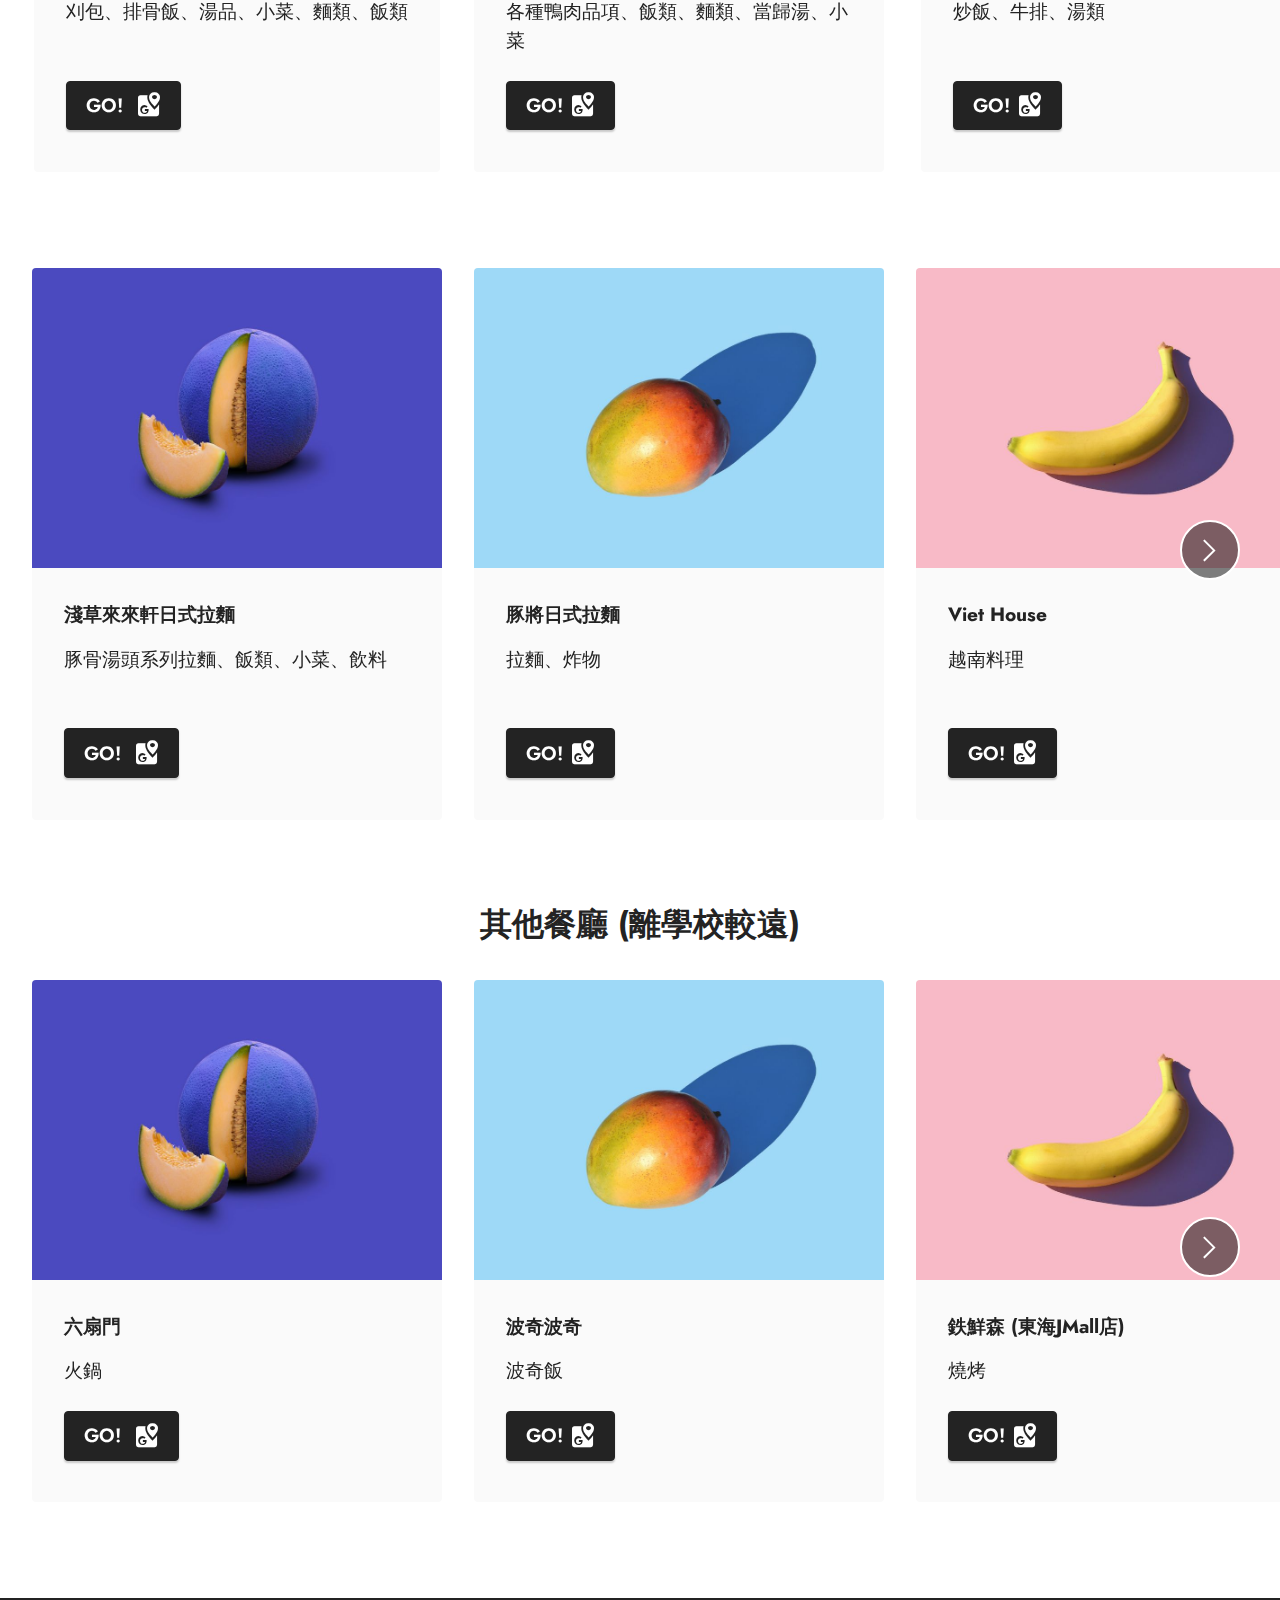
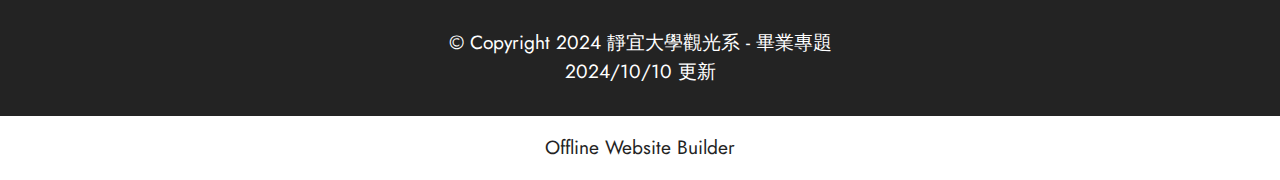
<file: page4.html>
<!DOCTYPE html>
<html  >
<head>
  <!-- Site made with Mobirise Website Builder v5.9.18, https://mobirise.com -->
  <meta charset="UTF-8">
  <meta http-equiv="X-UA-Compatible" content="IE=edge">
  <meta name="generator" content="Mobirise v5.9.18, mobirise.com">
  <meta name="viewport" content="width=device-width, initial-scale=1, minimum-scale=1">
  <link rel="shortcut icon" href="assets/images/logo.png" type="image/x-icon">
  <meta name="description" content="">
  
  
  <title>美食</title>
  <link rel="stylesheet" href="assets/web/assets/mobirise-icons2/mobirise2.css">
  <link rel="stylesheet" href="assets/bootstrap/css/bootstrap.min.css">
  <link rel="stylesheet" href="assets/bootstrap/css/bootstrap-grid.min.css">
  <link rel="stylesheet" href="assets/bootstrap/css/bootstrap-reboot.min.css">
  <link rel="stylesheet" href="assets/dropdown/css/style.css">
  <link rel="stylesheet" href="assets/socicon/css/styles.css">
  <link rel="stylesheet" href="assets/theme/css/style.css">
  <link rel="preload" href="https://fonts.googleapis.com/css?family=Jost:100,200,300,400,500,600,700,800,900,100i,200i,300i,400i,500i,600i,700i,800i,900i&display=swap" as="style" onload="this.onload=null;this.rel='stylesheet'">
  <noscript><link rel="stylesheet" href="https://fonts.googleapis.com/css?family=Jost:100,200,300,400,500,600,700,800,900,100i,200i,300i,400i,500i,600i,700i,800i,900i&display=swap"></noscript>
  <link rel="preload" as="style" href="assets/mobirise/css/mbr-additional.css?v=qGjRSC"><link rel="stylesheet" href="assets/mobirise/css/mbr-additional.css?v=qGjRSC" type="text/css">

  
  
  
</head>
<body>
  
  <section data-bs-version="5.1" class="menu menu1 cid-upUu4L0pjY" once="menu" id="menu1-b">
    

    <nav class="navbar navbar-dropdown navbar-fixed-top navbar-expand-lg">
        <div class="container">
            <div class="navbar-brand">
                
                <span class="navbar-caption-wrap"><a class="navbar-caption text-black display-7" href="https://mobiri.se">靜宜大學國際生生活資訊站 </a></span>
            </div>
            <button class="navbar-toggler" type="button" data-toggle="collapse" data-bs-toggle="collapse" data-target="#navbarSupportedContent" data-bs-target="#navbarSupportedContent" aria-controls="navbarNavAltMarkup" aria-expanded="false" aria-label="Toggle navigation">
                <div class="hamburger">
                    <span></span>
                    <span></span>
                    <span></span>
                    <span></span>
                </div>
            </button>
            <div class="collapse navbar-collapse" id="navbarSupportedContent">
                <ul class="navbar-nav nav-dropdown nav-right" data-app-modern-menu="true"><li class="nav-item"><a class="nav-link link text-primary display-4" href="page1.html">
                            關於我們 </a></li>
                    <li class="nav-item dropdown"><a class="nav-link link dropdown-toggle text-primary display-4" href="page2.html" data-toggle="dropdown-submenu" data-bs-toggle="dropdown" data-bs-auto-close="outside" aria-expanded="false">靜宜大學</a><div class="dropdown-menu" aria-labelledby="dropdown-791"><a class="dropdown-item text-primary display-4" href="page2.html#features17-r">校内設施</a><a class="show dropdown-item text-primary display-4" href="page2.html#content4-1z">醫療服務</a><a class="dropdown-item text-primary display-4" href="page2.html#content4-28">學校緊急專線</a></div></li>
                    <li class="nav-item"><a class="nav-link link text-primary display-4" href="page3.html">交通</a>
                    </li><li class="nav-item dropdown"><a class="nav-link link dropdown-toggle text-primary display-4" href="page4.html" data-toggle="dropdown-submenu" data-bs-toggle="dropdown" data-bs-auto-close="outside" aria-expanded="false">美食</a><div class="dropdown-menu" aria-labelledby="dropdown-901"><a class="dropdown-item text-primary display-4" href="page4.html#slider4-15">北勢東路的餐廳</a><a class="show dropdown-item text-primary display-4" href="page4.html#slider4-2h">其他餐廳</a></div></li><li class="nav-item"><a class="nav-link link text-primary display-4" href="page5.html">休閒娛樂</a></li><li class="nav-item dropdown"><a class="nav-link link dropdown-toggle text-primary show display-4" href="page6.html" data-toggle="dropdown-submenu" data-bs-toggle="dropdown" data-bs-auto-close="outside" aria-expanded="false">景點推薦</a><div class="dropdown-menu show" aria-labelledby="dropdown-486" data-bs-popper="none"><a class="dropdown-item text-primary display-4" href="page6.html">台中熱門景點</a><a class="dropdown-item text-primary display-4" href="page6.html">百貨公司</a><a class="show dropdown-item text-primary display-4" href="page6.html">夜市</a></div></li><li class="nav-item"><a class="nav-link link text-primary display-4" href="page6.html">語言Language</a></li></ul>
                
                
            </div>
        </div>
    </nav>
</section>

<section data-bs-version="5.1" class="header12 cid-upUHj7Sx5X" id="header12-14">

    

    
    
    <div class="container">
        <div class="row justify-content-center">
            <div class="card col-12 col-md-12 col-lg-9">
                <div class="card-wrapper">
                    <div class="card-box align-center">
                        <h1 class="card-title mbr-fonts-style mb-3 display-1">
                            <strong>美食推薦</strong></h1>
                        
                        
                    </div>
                </div>
            </div>
        </div>
    </div>
</section>

<section data-bs-version="5.1" class="slider4 mbr-embla cid-upUHpDtOHa" id="slider4-15">
    
    
    <div class="position-relative text-center">
        <div class="mbr-section-head">
            <h4 class="mbr-section-title mbr-fonts-style align-center mb-0 display-5"><strong>北勢東路的餐廳 (學校附近)</strong></h4>
            
        </div>
        <div class="embla mt-4" data-skip-snaps="true" data-align="center" data-contain-scroll="trimSnaps" data-auto-play-interval="5" data-draggable="true">
            <div class="embla__viewport container-fluid">
                <div class="embla__container">
                    <div class="embla__slide slider-image item active" style="margin-left: 1rem; margin-right: 1rem;">
                        <div class="slide-content">
                            <div class="item-wrapper">
                                <div class="item-img">
                                    <img src="assets/images/features1.jpg" alt="Mobirise Website Builder" data-slide-to="0" data-bs-slide-to="0">
                                </div>
                            </div>
                            <div class="item-content">
                                <h5 class="item-title mbr-fonts-style display-7"><strong>大頭麵麵</strong></h5>
                                
                                <p class="mbr-text mbr-fonts-style mt-3 display-7">牛肉湯/湯麵/湯餃、鮮蝦餛飩湯/麵、麵類、湯類、滷味</p>
                            </div>
                            <div class="mbr-section-btn item-footer mt-2"><a href="" class="btn btn-primary item-btn display-7" target="_blank"><span class="socicon socicon-googlemaps mbr-iconfont mbr-iconfont-btn"></span>GO!&nbsp;</a></div>
                        </div>
                    </div>
                    <div class="embla__slide slider-image item" style="margin-left: 1rem; margin-right: 1rem;">
                        <div class="slide-content">
                            <div class="item-wrapper">
                                <div class="item-img">
                                    <img src="assets/images/huanhuan-1000x750.jpg" alt="Mobirise Website Builder" data-slide-to="1" data-bs-slide-to="1">
                                </div>
                            </div>
                            <div class="item-content">
                                <h5 class="item-title mbr-fonts-style display-7"><strong>歡歡滷肉飯</strong></h5>
                                
                                <p class="mbr-text mbr-fonts-style mt-3 display-7">滷肉飯，飯類、麵類、便當、小菜、湯類</p>
                            </div>
                            <div class="mbr-section-btn item-footer mt-2"><a href="" class="btn btn-primary item-btn display-7" target="_blank"><span class="socicon socicon-googlemaps mbr-iconfont mbr-iconfont-btn"></span>GO! </a></div>
                        </div>
                    </div>
                    <div class="embla__slide slider-image item" style="margin-left: 1rem; margin-right: 1rem;">
                        <div class="slide-content">
                            <div class="item-wrapper">
                                <div class="item-img">
                                    <img src="assets/images/features3.jpg" alt="Mobirise Website Builder" data-slide-to="2" data-bs-slide-to="2">
                                </div>
                            </div>
                            <div class="item-content">
                                <h5 class="item-title mbr-fonts-style display-7"><strong>廟口意麵</strong></h5>
                                
                                <p class="mbr-text mbr-fonts-style mt-3 display-7">廟口意麵、鴨香意麵、鴨香飯、湯類、小菜<br></p>
                            </div>
                            <div class="mbr-section-btn item-footer mt-2"><a href="" class="btn btn-primary item-btn display-7" target="_blank"><span class="socicon socicon-googlemaps mbr-iconfont mbr-iconfont-btn"></span>GO! </a></div>
                        </div>
                    </div><div class="embla__slide slider-image item" style="margin-left: 1rem; margin-right: 1rem;">
                        <div class="slide-content">
                            <div class="item-wrapper">
                                <div class="item-img">
                                    <img src="assets/images/dengjia-1000x750.jpg" alt="Mobirise Website Builder" data-slide-to="3" data-bs-slide-to="3">
                                </div>
                            </div>
                            <div class="item-content">
                                <h5 class="item-title mbr-fonts-style display-7"><strong>鄧家香牛肉麵</strong></h5>
                                
                                <p class="mbr-text mbr-fonts-style mt-3 display-7">牛肉麵、麵類、飯類、湯類、水餃類、滷味<br></p>
                            </div>
                            <div class="mbr-section-btn item-footer mt-2"><a href="" class="btn btn-primary item-btn display-7" target="_blank"><span class="socicon socicon-googlemaps mbr-iconfont mbr-iconfont-btn"></span>GO! </a></div>
                        </div>
                    </div><div class="embla__slide slider-image item" style="margin-left: 1rem; margin-right: 1rem;">
                        <div class="slide-content">
                            <div class="item-wrapper">
                                <div class="item-img">
                                    <img src="assets/images/niusiliang-1000x750.jpg" alt="Mobirise Website Builder" data-slide-to="4" data-bs-slide-to="4">
                                </div>
                            </div>
                            <div class="item-content">
                                <h5 class="item-title mbr-fonts-style display-7"><strong>牛四兩牛肉麵</strong></h5>
                                
                                <p class="mbr-text mbr-fonts-style mt-3 display-7">牛肉麵、麵類、滷肉飯、湯類、滷味<br></p>
                            </div>
                            <div class="mbr-section-btn item-footer mt-2"><a href="" class="btn btn-primary item-btn display-7" target="_blank"><span class="socicon socicon-googlemaps mbr-iconfont mbr-iconfont-btn"></span>GO! </a></div>
                        </div>
                    </div><div class="embla__slide slider-image item" style="margin-left: 1rem; margin-right: 1rem;">
                        <div class="slide-content">
                            <div class="item-wrapper">
                                <div class="item-img">
                                    <img src="assets/images/525586-1000x750.jpg" alt="Mobirise Website Builder" data-slide-to="5" data-bs-slide-to="5">
                                </div>
                            </div>
                            <div class="item-content">
                                <h5 class="item-title mbr-fonts-style display-7"><strong>八方雲集</strong></h5>
                                
                                <p class="mbr-text mbr-fonts-style mt-3 display-7">鍋貼、水餃、麵類、湯品<br></p>
                            </div>
                            <div class="mbr-section-btn item-footer mt-2"><a href="" class="btn btn-primary item-btn display-7" target="_blank"><span class="socicon socicon-googlemaps mbr-iconfont mbr-iconfont-btn"></span>GO! </a></div>
                        </div>
                    </div>
                    <div class="embla__slide slider-image item" style="margin-left: 1rem; margin-right: 1rem;">
                        <div class="slide-content">
                            <div class="item-wrapper">
                                <div class="item-img">
                                    <img src="assets/images/images-179x100.jpeg" alt="Mobirise Website Builder" data-slide-to="7" data-bs-slide-to="7">
                                </div>
                            </div>
                            <div class="item-content">
                                <h5 class="item-title mbr-fonts-style display-7"><strong>滿大碗</strong></h5>
                                
                                <p class="mbr-text mbr-fonts-style mt-3 display-7">滷味<br></p>
                            </div>
                            <div class="mbr-section-btn item-footer mt-2"><a href="" class="btn btn-primary item-btn display-7" target="_blank"><span class="socicon socicon-googlemaps mbr-iconfont mbr-iconfont-btn"></span>GO! </a></div>
                        </div>
                    </div><div class="embla__slide slider-image item" style="margin-left: 1rem; margin-right: 1rem;">
                        <div class="slide-content">
                            <div class="item-wrapper">
                                <div class="item-img">
                                    <img src="assets/images/images-179x100.jpeg" alt="Mobirise Website Builder" data-slide-to="8" data-bs-slide-to="8">
                                </div>
                            </div>
                            <div class="item-content">
                                <h5 class="item-title mbr-fonts-style display-7"><strong>丐幫滷味</strong></h5>
                                
                                <p class="mbr-text mbr-fonts-style mt-3 display-7">滷味<br></p>
                            </div>
                            <div class="mbr-section-btn item-footer mt-2"><a href="" class="btn btn-primary item-btn display-7" target="_blank"><span class="socicon socicon-googlemaps mbr-iconfont mbr-iconfont-btn"></span>GO! </a></div>
                        </div>
                    </div><div class="embla__slide slider-image item" style="margin-left: 1rem; margin-right: 1rem;">
                        <div class="slide-content">
                            <div class="item-wrapper">
                                <div class="item-img">
                                    <img src="assets/images/images-106x59.jpeg" alt="Mobirise Website Builder" data-slide-to="9" data-bs-slide-to="9">
                                </div>
                            </div>
                            <div class="item-content">
                                <h5 class="item-title mbr-fonts-style display-7"><strong>陳家水餃</strong></h5>
                                
                                <p class="mbr-text mbr-fonts-style mt-3 display-7">水餃、飯類、麵類、湯品、小菜<br></p>
                            </div>
                            <div class="mbr-section-btn item-footer mt-2"><a href="" class="btn btn-primary item-btn display-7" target="_blank"><span class="socicon socicon-googlemaps mbr-iconfont mbr-iconfont-btn"></span>GO! </a></div>
                        </div>
                    </div>
                </div>
            </div>
            <button class="embla__button embla__button--prev">
                <span class="mobi-mbri mobi-mbri-arrow-prev mbr-iconfont" aria-hidden="true"></span>
                <span class="sr-only visually-hidden visually-hidden">Previous</span>
            </button>
            <button class="embla__button embla__button--next">
                <span class="mobi-mbri mobi-mbri-arrow-next mbr-iconfont" aria-hidden="true"></span>
                <span class="sr-only visually-hidden visually-hidden">Next</span>
            </button>
        </div>
    </div>
</section>

<section data-bs-version="5.1" class="slider4 mbr-embla cid-upUISxoDAs" id="slider4-17">
    
    
    <div class="position-relative text-center">
        
        <div class="embla mt-4" data-skip-snaps="true" data-align="center" data-contain-scroll="trimSnaps" data-auto-play-interval="5" data-draggable="true">
            <div class="embla__viewport container-fluid">
                <div class="embla__container">
                    <div class="embla__slide slider-image item active" style="margin-left: 1rem; margin-right: 1rem;">
                        <div class="slide-content">
                            <div class="item-wrapper">
                                <div class="item-img">
                                    <img src="assets/images/guabao-1000x564.jpeg" alt="Mobirise Website Builder" data-slide-to="0" data-bs-slide-to="0">
                                </div>
                            </div>
                            <div class="item-content">
                                <h5 class="item-title mbr-fonts-style display-7"><strong>刈包排骨飯</strong></h5>
                                
                                <p class="mbr-text mbr-fonts-style mt-3 display-7">刈包、排骨飯、湯品、小菜、麵類、飯類</p>
                            </div>
                            <div class="mbr-section-btn item-footer mt-2"><a href="https://www.google.com/maps/place/%E5%88%88%E5%8C%85%E6%8E%92%E9%AA%A8%E9%A3%AF/@24.2272105,120.5749693,17z/data=!3m2!4b1!5s0x346915aa22f764f9:0xced5a5d1dda907a9!4m6!3m5!1s0x346915aa8e95dc0f:0xc35a30e68fdc615e!8m2!3d24.2272105!4d120.5749693!16s%2Fg%2F11c6prt12c?entry=ttu" class="btn btn-primary item-btn display-7" target="_blank"><span class="socicon socicon-googlemaps mbr-iconfont mbr-iconfont-btn"></span>GO!&nbsp;</a></div>
                        </div>
                    </div>
                    <div class="embla__slide slider-image item" style="margin-left: 1rem; margin-right: 1rem;">
                        <div class="slide-content">
                            <div class="item-wrapper">
                                <div class="item-img">
                                    <img src="assets/images/features2.jpg" alt="Mobirise Website Builder" data-slide-to="1" data-bs-slide-to="1">
                                </div>
                            </div>
                            <div class="item-content">
                                <h5 class="item-title mbr-fonts-style display-7"><strong>斗六門當歸鴨</strong></h5>
                                
                                <p class="mbr-text mbr-fonts-style mt-3 display-7">各種鴨肉品項、飯類、麵類、當歸湯、小菜&nbsp;<br></p>
                            </div>
                            <div class="mbr-section-btn item-footer mt-2"><a href="https://maps.app.goo.gl/TpuoNg4NuTQeirzb8" class="btn btn-primary item-btn display-7" target="_blank"><span class="socicon socicon-googlemaps mbr-iconfont mbr-iconfont-btn"></span>GO! </a></div>
                        </div>
                    </div>
                    <div class="embla__slide slider-image item" style="margin-left: 1rem; margin-right: 1rem;">
                        <div class="slide-content">
                            <div class="item-wrapper">
                                <div class="item-img">
                                    <img src="assets/images/haizhike-1000x750.jpg" alt="Mobirise Website Builder" data-slide-to="2" data-bs-slide-to="2">
                                </div>
                            </div>
                            <div class="item-content">
                                <h5 class="item-title mbr-fonts-style display-7"><strong>海之蚵牛排炒飯 - 沙鹿英才店</strong></h5>
                                
                                <p class="mbr-text mbr-fonts-style mt-3 display-7">炒飯、牛排、湯類&nbsp;<br></p>
                            </div>
                            <div class="mbr-section-btn item-footer mt-2"><a href="https://www.google.com/maps/place/%E6%B5%B7%E4%B9%8B%E8%9A%B5%E7%89%9B%E6%8E%92%E7%82%92%E9%A3%AF-%E6%B2%99%E9%B9%BF%E8%8B%B1%E6%89%8D%E5%BA%97/@24.2265613,120.5726701,17z/data=!4m10!1m2!2m1!1z5rW35LmL6Jq154mb5o6S54KS6aOv!3m6!1s0x346915ff40e5a53f:0xec9fa35f79bba277!8m2!3d24.2265806!4d120.5741573!15sChXmtbfkuYvomrXniZvmjpLngpLpo69aGyIZ5rW3IOS5iyDomrUg54mb5o6SIOeCkumjr5IBCnJlc3RhdXJhbnSaASNDaFpEU1VoTk1HOW5TMFZKUTBGblNVTmFlRTFYVGtoUkVBReABAA!16s%2Fg%2F11rgsz7qxs?hl=zh-TW&entry=ttu" class="btn btn-primary item-btn display-7" target="_blank"><span class="socicon socicon-googlemaps mbr-iconfont mbr-iconfont-btn"></span>GO! </a></div>
                        </div>
                    </div>
                    <div class="embla__slide slider-image item" style="margin-left: 1rem; margin-right: 1rem;">
                        <div class="slide-content">
                            <div class="item-wrapper">
                                <div class="item-img">
                                    <img src="assets/images/features4.jpg" alt="Mobirise Website Builder" data-slide-to="3" data-bs-slide-to="3">
                                </div>
                            </div>
                            <div class="item-content">
                                <h5 class="item-title mbr-fonts-style display-7"><strong>海之蚵-沙鹿靜宜店</strong></h5>
                                
                                <p class="mbr-text mbr-fonts-style mt-3 display-7">炒飯、炒麵、蚵仔煎、燴飯<br></p>
                            </div>
                            <div class="mbr-section-btn item-footer mt-2"><a href="https://www.google.com/maps/place/%E6%B5%B7%E4%B9%8B%E8%9A%B5-%E6%B2%99%E9%B9%BF%E9%9D%9C%E5%AE%9C%E5%BA%97/@24.2265806,120.5728698,18z/data=!4m10!1m2!2m1!1z5rW35LmL6Jq154mb5o6S54KS6aOv!3m6!1s0x346915aa5fa83d25:0xdee24e0d710222b6!8m2!3d24.2264349!4d120.5754652!15sChXmtbfkuYvomrXniZvmjpLngpLpo69aGyIZ5rW3IOS5iyDomrUg54mb5o6SIOeCkumjr5IBCnJlc3RhdXJhbnSaASRDaGREU1VoTk1HOW5TMFZKUTBGblNVUjVYMTh5YjNSblJSQULgAQA!16s%2Fg%2F11bzxx0cst?hl=zh-TW&entry=ttu" class="btn btn-primary item-btn display-7" target="_blank"><span class="socicon socicon-googlemaps mbr-iconfont mbr-iconfont-btn"></span>GO! </a></div>
                        </div>
                    </div><div class="embla__slide slider-image item" style="margin-left: 1rem; margin-right: 1rem;">
                        <div class="slide-content">
                            <div class="item-wrapper">
                                <div class="item-img">
                                    <img src="assets/images/hk-1000x750.jpg" alt="Mobirise Website Builder" data-slide-to="4" data-bs-slide-to="4">
                                </div>
                            </div>
                            <div class="item-content">
                                <h5 class="item-title mbr-fonts-style display-7"><strong>香港九龍城小吃店</strong></h5>
                                
                                <p class="mbr-text mbr-fonts-style mt-3 display-7">燴飯、炒飯、麵類、湯品 <br></p>
                            </div>
                            <div class="mbr-section-btn item-footer mt-2"><a href="https://www.google.com/maps/place/%E9%A6%99%E6%B8%AF%E4%B9%9D%E9%BE%8D%E5%9F%8E%E5%B0%8F%E5%90%83%E5%BA%97/@24.2279181,120.5746839,17z/data=!3m1!4b1!4m6!3m5!1s0x346915aa99db7be5:0x5b7f8df2489c80f6!8m2!3d24.2279181!4d120.5746839!16s%2Fg%2F11dyww1c4c?entry=ttu" class="btn btn-primary item-btn display-7" target="_blank"><span class="socicon socicon-googlemaps mbr-iconfont mbr-iconfont-btn"></span>GO! </a></div>
                        </div>
                    </div><div class="embla__slide slider-image item" style="margin-left: 1rem; margin-right: 1rem;">
                        <div class="slide-content">
                            <div class="item-wrapper">
                                <div class="item-img">
                                    <img src="assets/images/images-179x100.jpeg" alt="Mobirise Website Builder" data-slide-to="6" data-bs-slide-to="6">
                                </div>
                            </div>
                            <div class="item-content">
                                <h5 class="item-title mbr-fonts-style display-7"><strong>餓了</strong></h5>
                                
                                <p class="mbr-text mbr-fonts-style mt-3 display-7">台式丼飯&nbsp;<br></p>
                            </div>
                            <div class="mbr-section-btn item-footer mt-2"><a href="https://maps.app.goo.gl/tzJpGdAgtTrnKX4W7" class="btn btn-primary item-btn display-7" target="_blank"><span class="socicon socicon-googlemaps mbr-iconfont mbr-iconfont-btn"></span>GO! </a></div>
                        </div>
                    </div><div class="embla__slide slider-image item" style="margin-left: 1rem; margin-right: 1rem;">
                        <div class="slide-content">
                            <div class="item-wrapper">
                                <div class="item-img">
                                    <img src="assets/images/images-300x168.jpeg" alt="Mobirise Website Builder" data-slide-to="7" data-bs-slide-to="7">
                                </div>
                            </div>
                            <div class="item-content">
                                <h5 class="item-title mbr-fonts-style display-7"><strong>深坑什麼鍋</strong></h5>
                                
                                <p class="mbr-text mbr-fonts-style mt-3 display-7">火鍋、石鍋拌飯、特色料理&nbsp;<br></p>
                            </div>
                            <div class="mbr-section-btn item-footer mt-2"><a href="https://www.google.com/maps/place/%E6%B7%B1%E5%9D%91%E4%BB%80%E9%BA%BC%E9%8D%8B-%E9%9D%9C%E5%AE%9C%E7%B8%BD%E5%BA%97/@24.2283262,120.5742716,17z/data=!3m1!4b1!4m6!3m5!1s0x346915aa9bc8a695:0x60eff1a3dcc29fcf!8m2!3d24.2283262!4d120.5742716!16s%2Fg%2F11bbygmnnq?hl=zh-TW&entry=ttu" class="btn btn-primary item-btn display-7" target="_blank"><span class="socicon socicon-googlemaps mbr-iconfont mbr-iconfont-btn"></span>GO! </a></div>
                        </div>
                    </div><div class="embla__slide slider-image item" style="margin-left: 1rem; margin-right: 1rem;">
                        <div class="slide-content">
                            <div class="item-wrapper">
                                <div class="item-img">
                                    <img src="assets/images/images-179x100.jpeg" alt="Mobirise Website Builder" data-slide-to="8" data-bs-slide-to="8">
                                </div>
                            </div>
                            <div class="item-content">
                                <h5 class="item-title mbr-fonts-style display-7"><strong>三媽臭臭鍋</strong></h5>
                                
                                <p class="mbr-text mbr-fonts-style mt-3 display-7">火鍋&nbsp;<br></p>
                            </div>
                            <div class="mbr-section-btn item-footer mt-2"><a href="https://maps.app.goo.gl/AWchgBnQNXpk672X9" class="btn btn-primary item-btn display-7" target="_blank"><span class="socicon socicon-googlemaps mbr-iconfont mbr-iconfont-btn"></span>GO! </a></div>
                        </div>
                    </div>
                </div>
            </div>
            <button class="embla__button embla__button--prev">
                <span class="mobi-mbri mobi-mbri-arrow-prev mbr-iconfont" aria-hidden="true"></span>
                <span class="sr-only visually-hidden visually-hidden">Previous</span>
            </button>
            <button class="embla__button embla__button--next">
                <span class="mobi-mbri mobi-mbri-arrow-next mbr-iconfont" aria-hidden="true"></span>
                <span class="sr-only visually-hidden visually-hidden">Next</span>
            </button>
        </div>
    </div>
</section>

<section data-bs-version="5.1" class="slider4 mbr-embla cid-uqH1TgWXRM" id="slider4-2g">
    
    
    <div class="position-relative text-center">
        
        <div class="embla mt-4" data-skip-snaps="true" data-align="center" data-contain-scroll="trimSnaps" data-auto-play-interval="5" data-draggable="true">
            <div class="embla__viewport container-fluid">
                <div class="embla__container">
                    <div class="embla__slide slider-image item active" style="margin-left: 1rem; margin-right: 1rem;">
                        <div class="slide-content">
                            <div class="item-wrapper">
                                <div class="item-img">
                                    <img src="assets/images/features1.jpg" alt="Mobirise Website Builder" data-slide-to="0" data-bs-slide-to="0">
                                </div>
                            </div>
                            <div class="item-content">
                                <h5 class="item-title mbr-fonts-style display-7"><strong>淺草來來軒日式拉麵</strong></h5>
                                
                                <p class="mbr-text mbr-fonts-style mt-3 display-7">豚骨湯頭系列拉麵、飯類、小菜、飲料&nbsp;<br></p>
                            </div>
                            <div class="mbr-section-btn item-footer mt-2"><a href="https://www.google.com/maps/place/%E6%B7%BA%E8%8D%89+%E4%BE%86%E4%BE%86%E8%BB%92+%E6%97%A5%E5%BC%8F%E6%8B%89%E9%BA%B5/@24.2296282,120.5685127,17z/data=!3m1!4b1!4m6!3m5!1s0x346915002e89fd8f:0x933fe739cf67e721!8m2!3d24.2296282!4d120.5710876!16s%2Fg%2F11c1lxlc58?entry=ttu" class="btn btn-primary item-btn display-7" target="_blank"><span class="socicon socicon-googlemaps mbr-iconfont mbr-iconfont-btn"></span>GO!&nbsp;</a></div>
                        </div>
                    </div>
                    <div class="embla__slide slider-image item" style="margin-left: 1rem; margin-right: 1rem;">
                        <div class="slide-content">
                            <div class="item-wrapper">
                                <div class="item-img">
                                    <img src="assets/images/features2.jpg" alt="Mobirise Website Builder" data-slide-to="1" data-bs-slide-to="1">
                                </div>
                            </div>
                            <div class="item-content">
                                <h5 class="item-title mbr-fonts-style display-7"><strong>豚將日式拉麵</strong></h5>
                                
                                <p class="mbr-text mbr-fonts-style mt-3 display-7">拉麵、炸物&nbsp;<br></p>
                            </div>
                            <div class="mbr-section-btn item-footer mt-2"><a href="https://maps.app.goo.gl/STYZocw7wUJffeHF9" class="btn btn-primary item-btn display-7" target="_blank"><span class="socicon socicon-googlemaps mbr-iconfont mbr-iconfont-btn"></span>GO! </a></div>
                        </div>
                    </div>
                    <div class="embla__slide slider-image item" style="margin-left: 1rem; margin-right: 1rem;">
                        <div class="slide-content">
                            <div class="item-wrapper">
                                <div class="item-img">
                                    <img src="assets/images/features3.jpg" alt="Mobirise Website Builder" data-slide-to="2" data-bs-slide-to="2">
                                </div>
                            </div>
                            <div class="item-content">
                                <h5 class="item-title mbr-fonts-style display-7"><strong>Viet House</strong></h5>
                                
                                <p class="mbr-text mbr-fonts-style mt-3 display-7">越南料理&nbsp;<br></p>
                            </div>
                            <div class="mbr-section-btn item-footer mt-2"><a href="https://maps.app.goo.gl/sDsQxAJhX6tPCyADA" class="btn btn-primary item-btn display-7" target="_blank"><span class="socicon socicon-googlemaps mbr-iconfont mbr-iconfont-btn"></span>GO! </a></div>
                        </div>
                    </div>
                    <div class="embla__slide slider-image item" style="margin-left: 1rem; margin-right: 1rem;">
                        <div class="slide-content">
                            <div class="item-wrapper">
                                <div class="item-img">
                                    <img src="assets/images/han-yi-1000x750.jpg" alt="Mobirise Website Builder" data-slide-to="3" data-bs-slide-to="3">
                                </div>
                            </div>
                            <div class="item-content">
                                <h5 class="item-title mbr-fonts-style display-7"><strong>韓義小廚</strong></h5>
                                
                                <p class="mbr-text mbr-fonts-style mt-3 display-7">義大利麵、韓式火鍋、石鍋拌飯&nbsp;<br></p>
                            </div>
                            <div class="mbr-section-btn item-footer mt-2"><a href="https://maps.app.goo.gl/cdzfwT8Xq2kWoD816" class="btn btn-primary item-btn display-7" target="_blank"><span class="socicon socicon-googlemaps mbr-iconfont mbr-iconfont-btn"></span>GO! </a></div>
                        </div>
                    </div><div class="embla__slide slider-image item" style="margin-left: 1rem; margin-right: 1rem;">
                        <div class="slide-content">
                            <div class="item-wrapper">
                                <div class="item-img">
                                    <img src="assets/images/xiangcao-1000x564.jpeg" alt="Mobirise Website Builder" data-slide-to="4" data-bs-slide-to="4">
                                </div>
                            </div>
                            <div class="item-content">
                                <h5 class="item-title mbr-fonts-style display-7"><strong>香草輕食館</strong></h5>
                                
                                <p class="mbr-text mbr-fonts-style mt-3 display-7"><span style="font-size: 19.2px;">波奇飯、輕食&nbsp;</span><br></p>
                            </div>
                            <div class="mbr-section-btn item-footer mt-2"><a href="https://maps.app.goo.gl/cdzfwT8Xq2kWoD816" class="btn btn-primary item-btn display-7" target="_blank"><span class="socicon socicon-googlemaps mbr-iconfont mbr-iconfont-btn"></span>GO! </a></div>
                        </div>
                    </div><div class="embla__slide slider-image item" style="margin-left: 1rem; margin-right: 1rem;">
                        <div class="slide-content">
                            <div class="item-wrapper">
                                <div class="item-img">
                                    <img src="assets/images/images-300x168.jpeg" alt="Mobirise Website Builder" data-slide-to="5" data-bs-slide-to="5">
                                </div>
                            </div>
                            <div class="item-content">
                                <h5 class="item-title mbr-fonts-style display-7"><strong>NU Pasta</strong></h5>
                                
                                <p class="mbr-text mbr-fonts-style mt-3 display-7">義大利麵、義式燉飯、焗飯、披薩、開胃菜、點心、飲品&nbsp;<br></p>
                            </div>
                            <div class="mbr-section-btn item-footer mt-2"><a href="https://maps.app.goo.gl/iQ3tX2WNmct2vmjM8" class="btn btn-primary item-btn display-7" target="_blank"><span class="socicon socicon-googlemaps mbr-iconfont mbr-iconfont-btn"></span>GO! </a></div>
                        </div>
                    </div><div class="embla__slide slider-image item" style="margin-left: 1rem; margin-right: 1rem;">
                        <div class="slide-content">
                            <div class="item-wrapper">
                                <div class="item-img">
                                    <img src="assets/images/images-300x168.jpeg" alt="Mobirise Website Builder" data-slide-to="7" data-bs-slide-to="7">
                                </div>
                            </div>
                            <div class="item-content">
                                <h5 class="item-title mbr-fonts-style display-7"><strong>韓湯匙</strong></h5>
                                
                                <p class="mbr-text mbr-fonts-style mt-3 display-7">韓式拉麵（無人店）<br></p>
                            </div>
                            <div class="mbr-section-btn item-footer mt-2"><a href="https://www.google.com/maps/place/%E9%9F%93%E6%B9%AF%E5%8C%99+%E7%84%A1%E4%BA%BA%E6%8B%89%E9%BA%B5+24+Hours%EF%BC%88%E9%9D%9C%E5%AE%9C%E5%BA%97%EF%BC%89/@24.2273767,120.5740938,19z/data=!4m14!1m7!3m6!1s0x346915002e89fd8f:0x933fe739cf67e721!2z5re66I2JIOS-huS-hui7kiDml6XlvI_mi4npurU!8m2!3d24.2296282!4d120.5710876!16s%2Fg%2F11c1lxlc58!3m5!1s0x3469154fdf805f47:0x39c0539a69e2ab6e!8m2!3d24.2271816!4d120.5747872!16s%2Fg%2F11vy4ccjcr?entry=ttu&g_ep=EgoyMDI0MDkxOC4xIKXMDSoASAFQAw%3D%3D" class="btn btn-primary item-btn display-7" target="_blank"><span class="socicon socicon-googlemaps mbr-iconfont mbr-iconfont-btn"></span>GO! </a></div>
                        </div>
                    </div>
                </div>
            </div>
            <button class="embla__button embla__button--prev">
                <span class="mobi-mbri mobi-mbri-arrow-prev mbr-iconfont" aria-hidden="true"></span>
                <span class="sr-only visually-hidden visually-hidden">Previous</span>
            </button>
            <button class="embla__button embla__button--next">
                <span class="mobi-mbri mobi-mbri-arrow-next mbr-iconfont" aria-hidden="true"></span>
                <span class="sr-only visually-hidden visually-hidden">Next</span>
            </button>
        </div>
    </div>
</section>

<section data-bs-version="5.1" class="slider4 mbr-embla cid-uqHglefcOf" id="slider4-2h">
    
    
    <div class="position-relative text-center">
        <div class="mbr-section-head">
            <h4 class="mbr-section-title mbr-fonts-style align-center mb-0 display-5">
                <strong>其他餐廳 (離學校較遠)</strong></h4>
            
        </div>
        <div class="embla mt-4" data-skip-snaps="true" data-align="center" data-contain-scroll="trimSnaps" data-auto-play-interval="5" data-draggable="true">
            <div class="embla__viewport container-fluid">
                <div class="embla__container">
                    <div class="embla__slide slider-image item active" style="margin-left: 1rem; margin-right: 1rem;">
                        <div class="slide-content">
                            <div class="item-wrapper">
                                <div class="item-img">
                                    <img src="assets/images/features1.jpg" alt="Mobirise Website Builder" data-slide-to="0" data-bs-slide-to="0">
                                </div>
                            </div>
                            <div class="item-content">
                                <h5 class="item-title mbr-fonts-style display-7"><strong>六扇門</strong></h5>
                                
                                <p class="mbr-text mbr-fonts-style mt-3 display-7">火鍋&nbsp;<br></p>
                            </div>
                            <div class="mbr-section-btn item-footer mt-2"><a href="https://maps.app.goo.gl/CTr44buVAUUq5GBZ8" class="btn btn-primary item-btn display-7" target="_blank"><span class="socicon socicon-googlemaps mbr-iconfont mbr-iconfont-btn"></span>GO!&nbsp;</a></div>
                        </div>
                    </div>
                    <div class="embla__slide slider-image item" style="margin-left: 1rem; margin-right: 1rem;">
                        <div class="slide-content">
                            <div class="item-wrapper">
                                <div class="item-img">
                                    <img src="assets/images/features2.jpg" alt="Mobirise Website Builder" data-slide-to="1" data-bs-slide-to="1">
                                </div>
                            </div>
                            <div class="item-content">
                                <h5 class="item-title mbr-fonts-style display-7"><strong>波奇波奇</strong></h5>
                                
                                <p class="mbr-text mbr-fonts-style mt-3 display-7">波奇飯&nbsp;<br></p>
                            </div>
                            <div class="mbr-section-btn item-footer mt-2"><a href="https://maps.app.goo.gl/ZewVkb2Kgg24r9Dg8" class="btn btn-primary item-btn display-7" target="_blank"><span class="socicon socicon-googlemaps mbr-iconfont mbr-iconfont-btn"></span>GO! </a></div>
                        </div>
                    </div>
                    <div class="embla__slide slider-image item" style="margin-left: 1rem; margin-right: 1rem;">
                        <div class="slide-content">
                            <div class="item-wrapper">
                                <div class="item-img">
                                    <img src="assets/images/features3.jpg" alt="Mobirise Website Builder" data-slide-to="2" data-bs-slide-to="2">
                                </div>
                            </div>
                            <div class="item-content">
                                <h5 class="item-title mbr-fonts-style display-7"><strong>鉄鮮森 (東海JMall店)</strong></h5>
                                
                                <p class="mbr-text mbr-fonts-style mt-3 display-7">燒烤&nbsp;<br></p>
                            </div>
                            <div class="mbr-section-btn item-footer mt-2"><a href="https://g.co/kgs/Vyi7smY" class="btn btn-primary item-btn display-7" target="_blank"><span class="socicon socicon-googlemaps mbr-iconfont mbr-iconfont-btn"></span>GO! </a></div>
                        </div>
                    </div>
                    <div class="embla__slide slider-image item" style="margin-left: 1rem; margin-right: 1rem;">
                        <div class="slide-content">
                            <div class="item-wrapper">
                                <div class="item-img">
                                    <img src="assets/images/features4.jpg" alt="Mobirise Website Builder" data-slide-to="3" data-bs-slide-to="3">
                                </div>
                            </div>
                            <div class="item-content">
                                <h5 class="item-title mbr-fonts-style display-7"><strong>越南法國麵包工藝</strong></h5>
                                
                                <p class="mbr-text mbr-fonts-style mt-3 display-7">越式法國麵包<br></p>
                            </div>
                            <div class="mbr-section-btn item-footer mt-2"><a href="https://g.co/kgs/oy5CpTX" class="btn btn-primary item-btn display-7" target="_blank"><span class="socicon socicon-googlemaps mbr-iconfont mbr-iconfont-btn"></span>GO! </a></div>
                        </div>
                    </div><div class="embla__slide slider-image item" style="margin-left: 1rem; margin-right: 1rem;">
                        <div class="slide-content">
                            <div class="item-wrapper">
                                <div class="item-img">
                                    <img src="assets/images/chenggong-960x1706.jpeg" alt="Mobirise Website Builder" data-slide-to="4" data-bs-slide-to="4">
                                </div>
                            </div>
                            <div class="item-content">
                                <h5 class="item-title mbr-fonts-style display-7"><strong>成功牛排 (東海店)</strong></h5>
                                
                                <p class="mbr-text mbr-fonts-style mt-3 display-7">牛排、炸物、沙拉&nbsp;<br></p>
                            </div>
                            <div class="mbr-section-btn item-footer mt-2"><a href="https://maps.app.goo.gl/H6Rb7p2jYLPRjwWi9" class="btn btn-primary item-btn display-7" target="_blank"><span class="socicon socicon-googlemaps mbr-iconfont mbr-iconfont-btn"></span>GO! </a></div>
                        </div>
                    </div><div class="embla__slide slider-image item" style="margin-left: 1rem; margin-right: 1rem;">
                        <div class="slide-content">
                            <div class="item-wrapper">
                                <div class="item-img">
                                    <img src="assets/images/images-300x168.jpeg" alt="Mobirise Website Builder" data-slide-to="5" data-bs-slide-to="5">
                                </div>
                            </div>
                            <div class="item-content">
                                <h5 class="item-title mbr-fonts-style display-7"><strong>Papa Phở 越爸爸河粉</strong></h5>
                                
                                <p class="mbr-text mbr-fonts-style mt-3 display-7">越南料理&nbsp;<br></p>
                            </div>
                            <div class="mbr-section-btn item-footer mt-2"><a href="https://g.co/kgs/WwX2S4m" class="btn btn-primary item-btn display-7" target="_blank"><span class="socicon socicon-googlemaps mbr-iconfont mbr-iconfont-btn"></span>GO! </a></div>
                        </div>
                    </div>
                </div>
            </div>
            <button class="embla__button embla__button--prev">
                <span class="mobi-mbri mobi-mbri-arrow-prev mbr-iconfont" aria-hidden="true"></span>
                <span class="sr-only visually-hidden visually-hidden">Previous</span>
            </button>
            <button class="embla__button embla__button--next">
                <span class="mobi-mbri mobi-mbri-arrow-next mbr-iconfont" aria-hidden="true"></span>
                <span class="sr-only visually-hidden visually-hidden">Next</span>
            </button>
        </div>
    </div>
</section>

<section data-bs-version="5.1" class="footer7 cid-upUu4LOXWg" once="footers" id="footer7-c">

    

    

    <div class="container">
        <div class="media-container-row align-center mbr-white">
            <div class="col-12">
                <p class="mbr-text mb-0 mbr-fonts-style display-7">
                    © Copyright 2024 靜宜大學觀光系 - 畢業專題<br>2024/10/10 更新</p>
            </div>
        </div>
    </div>
</section><section class="display-7" style="padding: 0;align-items: center;justify-content: center;flex-wrap: wrap;    align-content: center;display: flex;position: relative;height: 4rem;"><a href="https://mobiri.se/2889166" style="flex: 1 1;height: 4rem;position: absolute;width: 100%;z-index: 1;"><img alt="" style="height: 4rem;" src="[data-uri]"></a><p style="margin: 0;text-align: center;" class="display-7">&#8204;</p><a style="z-index:1" href="https://mobirise.com/offline-website-builder.html">Offline Website Builder</a></section><script src="assets/bootstrap/js/bootstrap.bundle.min.js"></script>  <script src="assets/smoothscroll/smooth-scroll.js"></script>  <script src="assets/ytplayer/index.js"></script>  <script src="assets/dropdown/js/navbar-dropdown.js"></script>  <script src="assets/embla/embla.min.js"></script>  <script src="assets/embla/script.js"></script>  <script src="assets/theme/js/script.js"></script>  
  
  
</body>
</html>
</file>
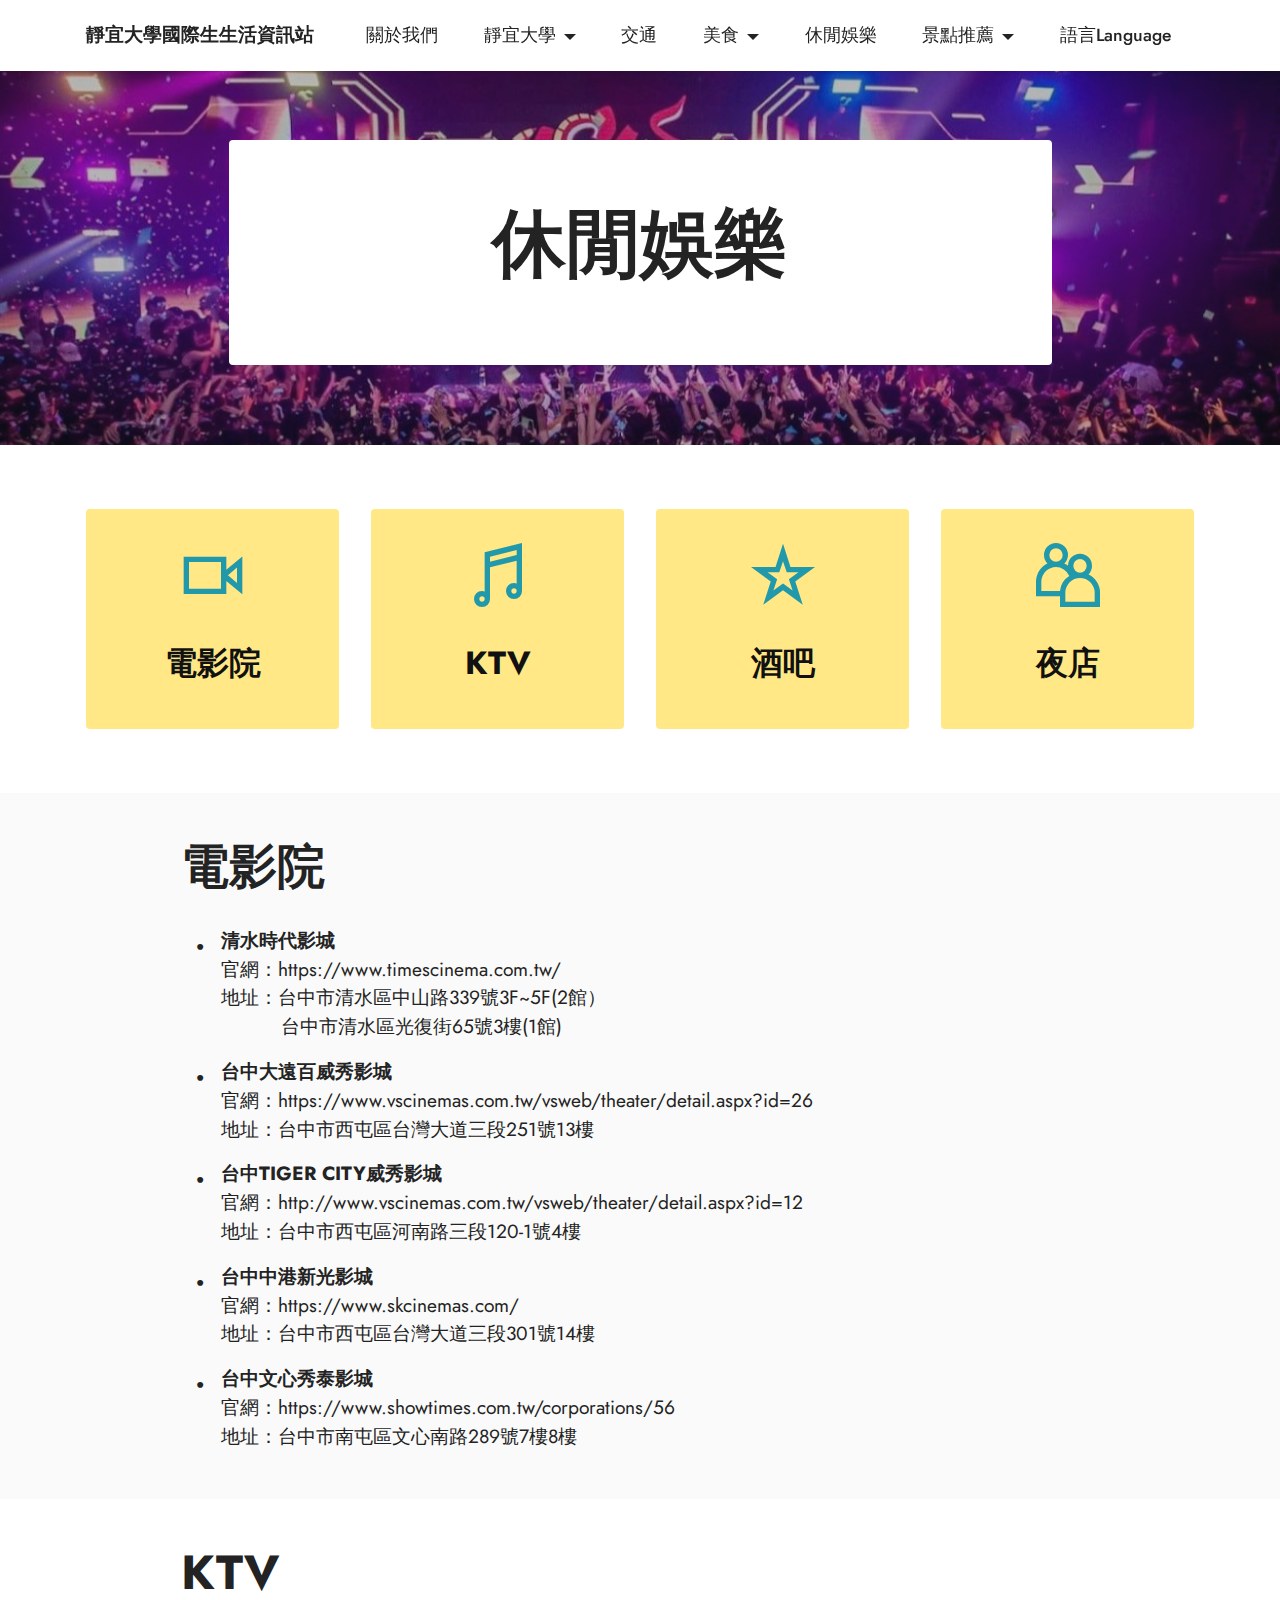
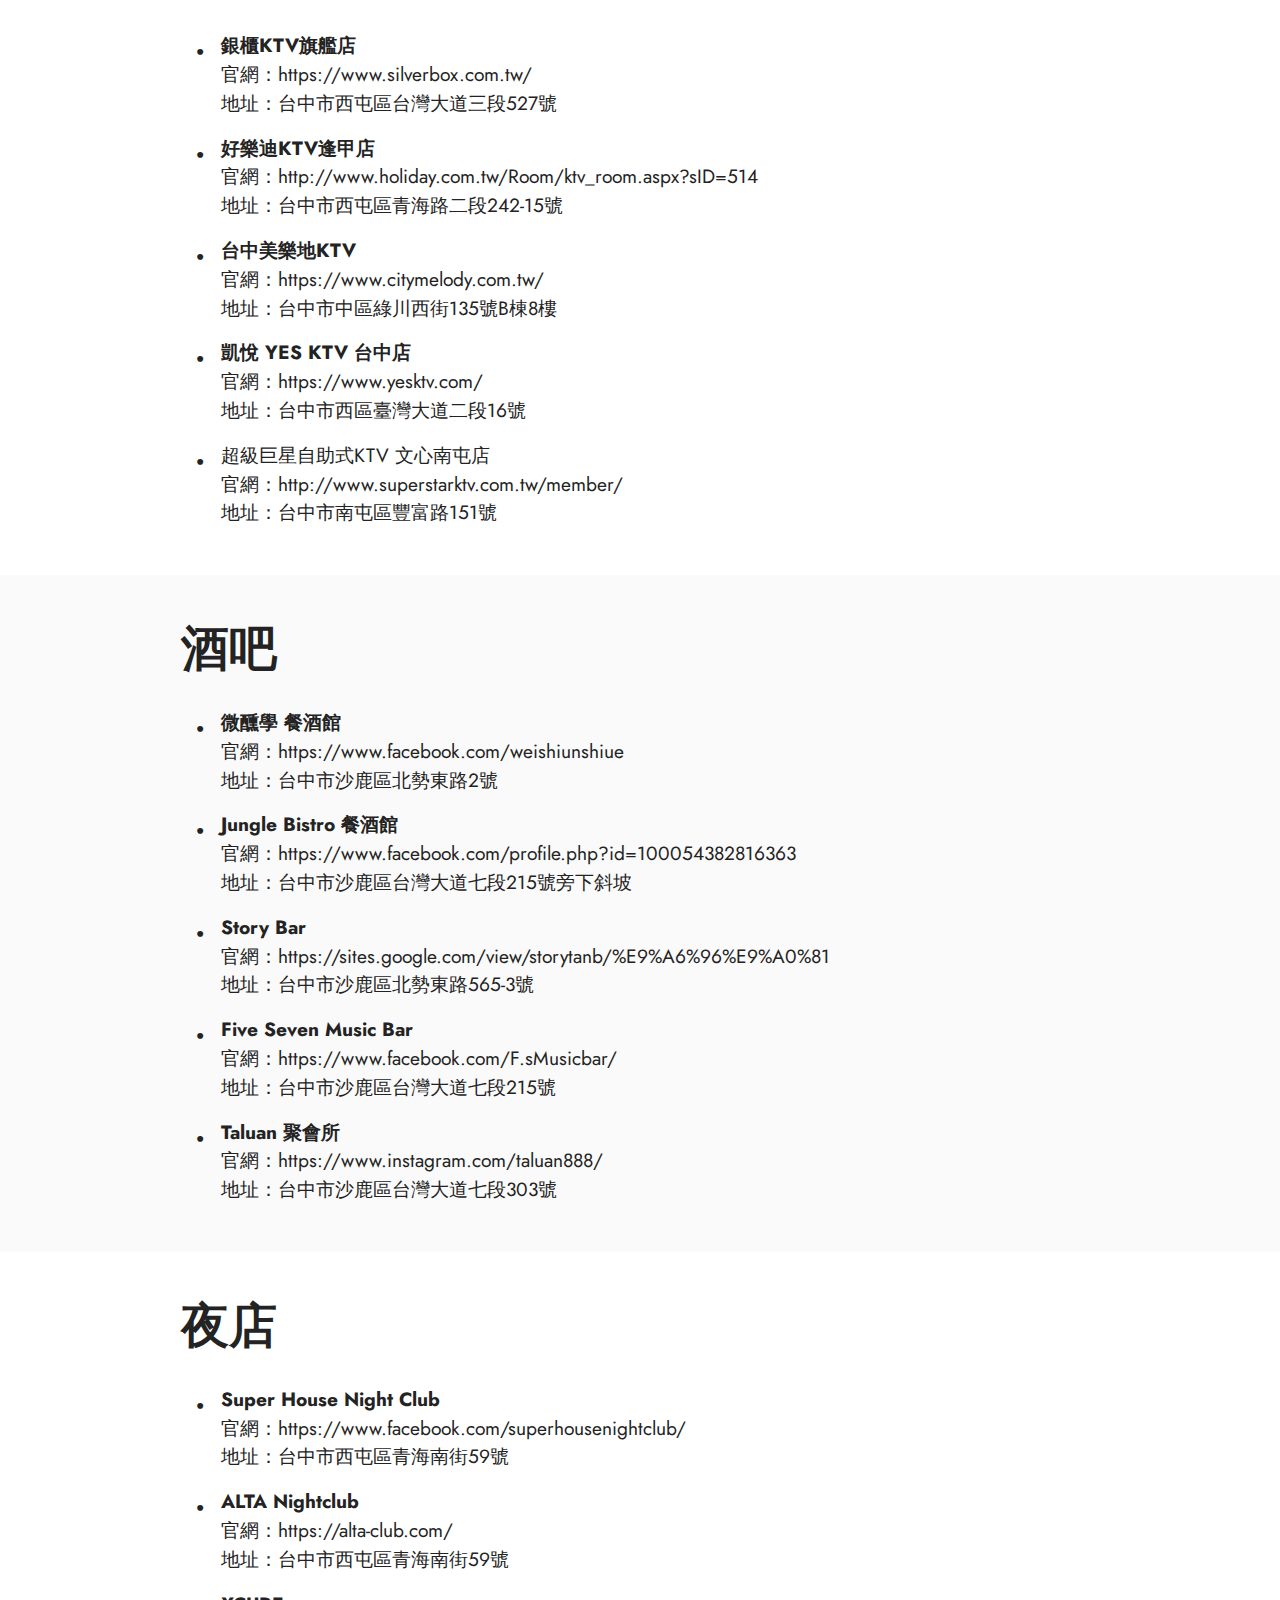
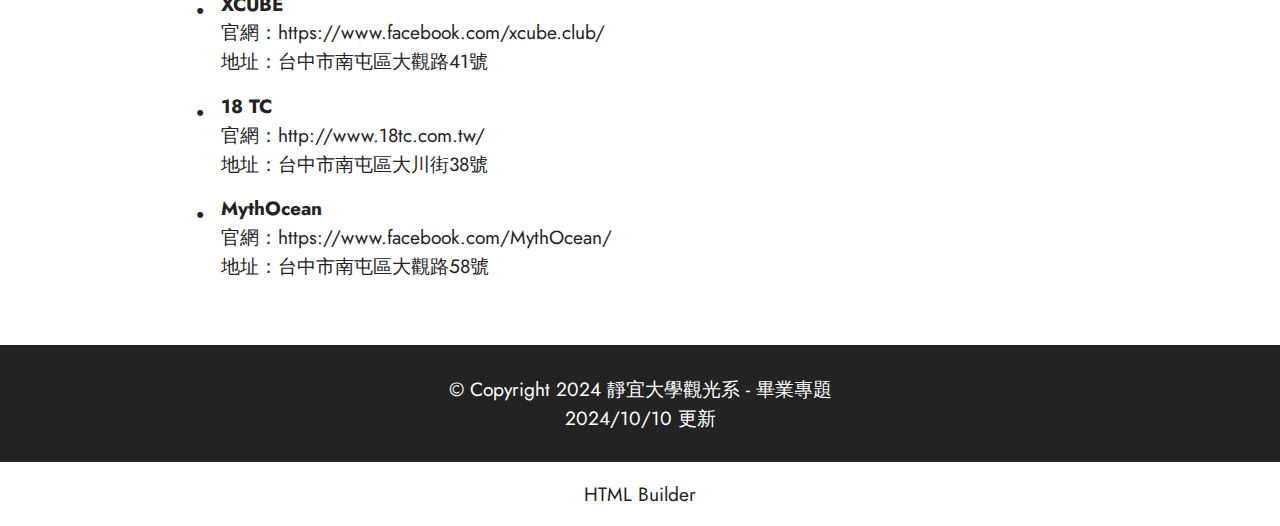
<file: page5.html>
<!DOCTYPE html>
<html  >
<head>
  <!-- Site made with Mobirise Website Builder v5.9.18, https://mobirise.com -->
  <meta charset="UTF-8">
  <meta http-equiv="X-UA-Compatible" content="IE=edge">
  <meta name="generator" content="Mobirise v5.9.18, mobirise.com">
  <meta name="viewport" content="width=device-width, initial-scale=1, minimum-scale=1">
  <link rel="shortcut icon" href="assets/images/logo.png" type="image/x-icon">
  <meta name="description" content="">
  
  
  <title>休閒娛樂</title>
  <link rel="stylesheet" href="assets/web/assets/mobirise-icons2/mobirise2.css">
  <link rel="stylesheet" href="assets/bootstrap/css/bootstrap.min.css">
  <link rel="stylesheet" href="assets/bootstrap/css/bootstrap-grid.min.css">
  <link rel="stylesheet" href="assets/bootstrap/css/bootstrap-reboot.min.css">
  <link rel="stylesheet" href="assets/dropdown/css/style.css">
  <link rel="stylesheet" href="assets/socicon/css/styles.css">
  <link rel="stylesheet" href="assets/theme/css/style.css">
  <link rel="preload" href="https://fonts.googleapis.com/css?family=Jost:100,200,300,400,500,600,700,800,900,100i,200i,300i,400i,500i,600i,700i,800i,900i&display=swap" as="style" onload="this.onload=null;this.rel='stylesheet'">
  <noscript><link rel="stylesheet" href="https://fonts.googleapis.com/css?family=Jost:100,200,300,400,500,600,700,800,900,100i,200i,300i,400i,500i,600i,700i,800i,900i&display=swap"></noscript>
  <link rel="preload" as="style" href="assets/mobirise/css/mbr-additional.css?v=xMQMk8"><link rel="stylesheet" href="assets/mobirise/css/mbr-additional.css?v=xMQMk8" type="text/css">

  
  
  
</head>
<body>
  
  <section data-bs-version="5.1" class="menu menu1 cid-upUu5t4ps9" once="menu" id="menu1-d">
    

    <nav class="navbar navbar-dropdown navbar-fixed-top navbar-expand-lg">
        <div class="container">
            <div class="navbar-brand">
                
                <span class="navbar-caption-wrap"><a class="navbar-caption text-black display-7" href="https://mobiri.se">靜宜大學國際生生活資訊站 </a></span>
            </div>
            <button class="navbar-toggler" type="button" data-toggle="collapse" data-bs-toggle="collapse" data-target="#navbarSupportedContent" data-bs-target="#navbarSupportedContent" aria-controls="navbarNavAltMarkup" aria-expanded="false" aria-label="Toggle navigation">
                <div class="hamburger">
                    <span></span>
                    <span></span>
                    <span></span>
                    <span></span>
                </div>
            </button>
            <div class="collapse navbar-collapse" id="navbarSupportedContent">
                <ul class="navbar-nav nav-dropdown nav-right" data-app-modern-menu="true"><li class="nav-item"><a class="nav-link link text-primary display-4" href="page1.html">
                            關於我們 </a></li>
                    <li class="nav-item dropdown"><a class="nav-link link dropdown-toggle text-primary display-4" href="page2.html" data-toggle="dropdown-submenu" data-bs-toggle="dropdown" data-bs-auto-close="outside" aria-expanded="false">靜宜大學</a><div class="dropdown-menu" aria-labelledby="dropdown-791"><a class="dropdown-item text-primary display-4" href="page2.html#features17-r">校内設施</a><a class="show dropdown-item text-primary display-4" href="page2.html#content4-1z">醫療服務</a><a class="dropdown-item text-primary display-4" href="page2.html#content4-28">學校緊急專線</a></div></li>
                    <li class="nav-item"><a class="nav-link link text-primary display-4" href="page3.html">交通</a>
                    </li><li class="nav-item dropdown"><a class="nav-link link dropdown-toggle text-primary display-4" href="page4.html" data-toggle="dropdown-submenu" data-bs-toggle="dropdown" data-bs-auto-close="outside" aria-expanded="false">美食</a><div class="dropdown-menu" aria-labelledby="dropdown-901"><a class="dropdown-item text-primary display-4" href="page4.html#slider4-15">北勢東路的餐廳</a><a class="show dropdown-item text-primary display-4" href="page4.html#slider4-2h">其他餐廳</a></div></li><li class="nav-item"><a class="nav-link link text-primary display-4" href="page5.html">休閒娛樂</a></li><li class="nav-item dropdown"><a class="nav-link link dropdown-toggle text-primary show display-4" href="page6.html" data-toggle="dropdown-submenu" data-bs-toggle="dropdown" data-bs-auto-close="outside" aria-expanded="false">景點推薦</a><div class="dropdown-menu show" aria-labelledby="dropdown-486" data-bs-popper="none"><a class="dropdown-item text-primary display-4" href="page6.html">台中熱門景點</a><a class="dropdown-item text-primary display-4" href="page6.html">百貨公司</a><a class="show dropdown-item text-primary display-4" href="page6.html">夜市</a></div></li><li class="nav-item"><a class="nav-link link text-primary display-4" href="page6.html">語言Language</a></li></ul>
                
                
            </div>
        </div>
    </nav>
</section>

<section data-bs-version="5.1" class="header12 cid-upUN9p49rw" id="header12-19">

    

    
    <div class="mbr-overlay" style="opacity: 0.3; background-color: rgb(35, 35, 35);">
    </div>
    <div class="container">
        <div class="row justify-content-center">
            <div class="card col-12 col-md-12 col-lg-9">
                <div class="card-wrapper">
                    <div class="card-box align-center">
                        <h1 class="card-title mbr-fonts-style mb-3 display-1">
                            <strong>休閒娛樂</strong></h1>
                        
                        
                    </div>
                </div>
            </div>
        </div>
    </div>
</section>

<section data-bs-version="5.1" class="features1 cid-upUN7fVGag" id="features2-18">

    

    
    
    <div class="container">
        <div class="row justify-content-center">
            <div class="item features-without-image mb-4 col-12 col-md-3">
                <div class="item-wrapper">
                    <div class="card-box align-center">
                        <a href="page5.html#content14-1a"><span class="mbr-iconfont mobi-mbri-video mobi-mbri" style="color: rgb(34, 153, 170); fill: rgb(34, 153, 170);"></span></a>
                        <h4 class="card-title align-center mbr-black mbr-fonts-style display-5"><strong>電影院</strong></h4>
                    </div>
                </div>
            </div>
            <div class="item features-without-image mb-4 col-12 col-md-3">
                <div class="item-wrapper">
                    <div class="card-box align-center">
                        <a href="page5.html#content14-1c"><span class="mbr-iconfont mobi-mbri-music mobi-mbri" style="color: rgb(34, 153, 170); fill: rgb(34, 153, 170);"></span></a>
                        <h4 class="card-title align-center mbr-black mbr-fonts-style display-5">
                            <strong>KTV</strong></h4>
                    </div>
                </div>
            </div>
            <div class="item features-without-image mb-4 col-12 col-md-3">
                <div class="item-wrapper">
                    <div class="card-box align-center">
                        <a href="page5.html#content14-1d"><span class="mbr-iconfont mobi-mbri-star mobi-mbri" style="color: rgb(34, 153, 170); fill: rgb(34, 153, 170);"></span></a>
                        <h4 class="card-title align-center mbr-black mbr-fonts-style display-5">
                            <strong>酒吧</strong></h4>
                    </div>
                </div>
            </div>
            <div class="item features-without-image mb-4 col-12 col-md-3">
                <div class="item-wrapper">
                    <div class="card-box align-center">
                        <a href="page5.html#content14-1e"><span class="mbr-iconfont mobi-mbri-users mobi-mbri" style="color: rgb(34, 153, 170); fill: rgb(34, 153, 170);"></span></a>
                        <h4 class="card-title align-center mbr-black mbr-fonts-style display-5">
                            <strong>夜店</strong></h4>
                    </div>
                </div>
            </div>
        </div>
    </div>
</section>

<section data-bs-version="5.1" class="content14 cid-upUNbLk5le" id="content14-1a">
    

    
    
    
    <div class="container">
        <div class="row justify-content-center">
            <div class="col-md-12 col-lg-10">
                    <h3 class="mbr-section-title mbr-fonts-style mb-4 display-2">
                        <strong>電影院</strong></h3>
                <ul class="list mbr-fonts-style display-7">
                    <li><a href="https://www.timescinema.com.tw/" class="text-primary" target="_blank"><strong>清水時代影城</strong></a><br>官網：<a href="https://www.timescinema.com.tw/" class="text-black" target="_blank">https://www.timescinema.com.tw/</a><br>地址：台中市清水區中山路339號3F~5F(2館）&nbsp;&nbsp;&nbsp;&nbsp;<br>&nbsp; &nbsp; &nbsp; &nbsp; &nbsp; 台中市清水區光復街65號3樓(1館)</li><li><a href="https://www.vscinemas.com.tw/vsweb/theater/detail.aspx?id=26" class="text-primary" target="_blank"><strong>台中大遠百威秀影城</strong></a><br>官網：<a href="https://www.vscinemas.com.tw/vsweb/theater/detail.aspx?id=26" class="text-black" target="_blank">https://www.vscinemas.com.tw/vsweb/theater/detail.aspx?id=26</a><br>地址：台中市西屯區台灣大道三段251號13樓</li><li><a href="http://www.vscinemas.com.tw/vsweb/theater/detail.aspx?id=12" class="text-black" target="_blank"><strong>台中TIGER CITY威秀影城</strong></a><br>官網：<a href="http://www.vscinemas.com.tw/vsweb/theater/detail.aspx?id=12" class="text-black" target="_blank">http://www.vscinemas.com.tw/vsweb/theater/detail.aspx?id=12</a><br>地址：台中市西屯區河南路三段120-1號4樓</li><li><a href="https://www.skcinemas.com/" class="text-black" target="_blank"><strong>台中中港新光影城</strong></a><strong><br></strong>官網：<a href="https://www.skcinemas.com/" class="text-primary" target="_blank" style="font-size: 1.2rem;">https://www.skcinemas.com/</a><br>地址：台中市西屯區台灣大道三段301號14樓</li><li><a href="https://www.showtimes.com.tw/corporations/56" class="text-primary" target="_blank"><strong>台中文心秀泰影城</strong></a><br>官網：<a href="https://www.showtimes.com.tw/corporations/56" class="text-primary" target="_blank">https://www.showtimes.com.tw/corporations/56</a><br>地址：台中市南屯區文心南路289號7樓8樓</li>
                </ul>
            </div>
        </div>
    </div>
</section>

<section data-bs-version="5.1" class="content14 cid-upVrdFny8V" id="content14-1c">
    

    
    
    
    <div class="container">
        <div class="row justify-content-center">
            <div class="col-md-12 col-lg-10">
                    <h3 class="mbr-section-title mbr-fonts-style mb-4 display-2"><strong>KTV</strong></h3>
                <ul class="list mbr-fonts-style display-7">
                    <li><a href="https://www.silverbox.com.tw/" class="text-primary" target="_blank"><strong>銀櫃KTV旗艦店</strong></a><br>官網：<a href="https://www.silverbox.com.tw/" class="text-black text-primary" target="_blank">https://www.silverbox.com.tw/</a><br>地址：台中市西屯區台灣大道三段527號</li><li><a href="http://www.holiday.com.tw/Room/ktv_room.aspx?sID=514" class="text-primary" target="_blank"><strong>好樂迪KTV逢甲店</strong></a><br>官網：<a href="http://www.holiday.com.tw/Room/ktv_room.aspx?sID=514" class="text-black text-primary" target="_blank">http://www.holiday.com.tw/Room/ktv_room.aspx?sID=514</a><br>地址：台中市西屯區青海路二段242-15號</li><li><a href="https://www.citymelody.com.tw/" class="text-black text-primary" target="_blank"><strong>台中美樂地KTV</strong></a><br>官網：<a href="https://www.citymelody.com.tw/" class="text-black text-primary" target="_blank">https://www.citymelody.com.tw/</a><br>地址：台中市中區綠川西街135號B棟8樓</li><li><strong><a href="https://www.yesktv.com/" class="text-primary" target="_blank"><b>凱悅 YES KTV 台中店</b></a><br></strong>官網：<a href="https://www.yesktv.com/" class="text-primary" target="_blank" style="font-size: 1.2rem;">https://www.yesktv.com/</a><br>地址：台中市西區臺灣大道二段16號</li><li><strong><a href="http://www.superstarktv.com.tw/member/" class="text-primary" target="_blank">超級巨星自助式KTV 文心南屯店</a><br></strong>官網：<a href="http://www.superstarktv.com.tw/member/" class="text-primary" target="_blank" style="font-size: 1.2rem;">http://www.superstarktv.com.tw/member/</a><br>地址：台中市南屯區豐富路151號</li>
                </ul>
            </div>
        </div>
    </div>
</section>

<section data-bs-version="5.1" class="content14 cid-upVreF3BTK" id="content14-1d">
    

    
    
    
    <div class="container">
        <div class="row justify-content-center">
            <div class="col-md-12 col-lg-10">
                    <h3 class="mbr-section-title mbr-fonts-style mb-4 display-2">
                        <strong>酒吧</strong></h3>
                <ul class="list mbr-fonts-style display-7">
                    <li><a href="https://www.facebook.com/weishiunshiue" class="text-primary" target="_blank"><strong>微醺學 餐酒館</strong></a><br>官網：<a href="https://www.facebook.com/weishiunshiue" class="text-black text-primary" target="_blank">https://www.facebook.com/weishiunshiue</a><br>地址：台中市沙鹿區北勢東路2號</li><li><a href="https://www.facebook.com/profile.php?id=100054382816363" class="text-primary" target="_blank"><strong>Jungle Bistro 餐酒館</strong></a><br>官網：<a href="https://www.facebook.com/profile.php?id=100054382816363" class="text-black text-primary" target="_blank">https://www.facebook.com/profile.php?id=100054382816363</a><br>地址：台中市沙鹿區台灣大道七段215號旁下斜坡</li><li><a href="https://sites.google.com/view/storytanb/%E9%A6%96%E9%A0%81" class="text-primary" target="_blank"><strong>Story Bar</strong></a><br>官網：<a href="https://sites.google.com/view/storytanb/%E9%A6%96%E9%A0%81" class="text-black text-primary" target="_blank">https://sites.google.com/view/storytanb/%E9%A6%96%E9%A0%81</a><br>地址：台中市沙鹿區北勢東路565-3號</li><li><strong><a href="https://www.facebook.com/F.sMusicbar/" class="text-primary" target="_blank"><b>Five Seven Music Bar</b></a><br></strong>官網：<a href="https://www.facebook.com/F.sMusicbar/ " class="text-primary" target="_blank">https://www.facebook.com/F.sMusicbar/</a><br>地址：台中市沙鹿區台灣大道七段215號</li><li><a href="https://www.instagram.com/taluan888/" class="text-primary" target="_blank"><strong>Taluan 聚會所</strong></a><br>官網：<a href="https://www.instagram.com/taluan888/" class="text-primary" target="_blank">https://www.instagram.com/taluan888/</a><br>地址：台中市沙鹿區台灣大道七段303號</li>
                </ul>
            </div>
        </div>
    </div>
</section>

<section data-bs-version="5.1" class="content14 cid-upVrfl3clh" id="content14-1e">
    

    
    
    
    <div class="container">
        <div class="row justify-content-center">
            <div class="col-md-12 col-lg-10">
                    <h3 class="mbr-section-title mbr-fonts-style mb-4 display-2">
                        <strong>夜店</strong></h3>
                <ul class="list mbr-fonts-style display-7">
                    <li><a href="https://www.facebook.com/superhousenightclub/" class="text-primary" target="_blank"><strong>Super House Night Club</strong></a><br>官網：<a href="https://www.facebook.com/superhousenightclub/" class="text-black text-primary" target="_blank">https://www.facebook.com/superhousenightclub/</a><br>地址：台中市西屯區青海南街59號</li><li><a href="https://alta-club.com/" class="text-primary" target="_blank"><strong>ALTA Nightclub</strong></a><br>官網：<a href="https://alta-club.com/" class="text-black text-primary" target="_blank">https://alta-club.com/</a><br>地址：台中市西屯區青海南街59號</li><li><a href="https://www.facebook.com/xcube.club/" class="text-black text-primary" target="_blank"><strong>XCUBE</strong></a><br>官網：<a href="https://www.facebook.com/xcube.club/" class="text-black text-primary" target="_blank">https://www.facebook.com/xcube.club/</a><br>地址：台中市南屯區大觀路41號</li><li><a href="http://www.18tc.com.tw/" class="text-primary" target="_blank"><strong>18 TC</strong></a><strong><br></strong>官網：<a href="http://www.18tc.com.tw/" class="text-primary" target="_blank" style="font-size: 1.2rem;">http://www.18tc.com.tw/</a><br>地址：台中市南屯區大川街38號</li><li><a href="https://www.facebook.com/MythOcean/" class="text-primary" target="_blank"><strong>MythOcean</strong></a><br>官網：<a href="https://www.facebook.com/MythOcean/" class="text-primary" target="_blank">https://www.facebook.com/MythOcean/</a><br>地址：台中市南屯區大觀路58號</li>
                </ul>
            </div>
        </div>
    </div>
</section>

<section data-bs-version="5.1" class="footer7 cid-upUu5tZsS5" once="footers" id="footer7-e">

    

    

    <div class="container">
        <div class="media-container-row align-center mbr-white">
            <div class="col-12">
                <p class="mbr-text mb-0 mbr-fonts-style display-7">
                    © Copyright 2024 靜宜大學觀光系 - 畢業專題<br>2024/10/10 更新</p>
            </div>
        </div>
    </div>
</section><section class="display-7" style="padding: 0;align-items: center;justify-content: center;flex-wrap: wrap;    align-content: center;display: flex;position: relative;height: 4rem;"><a href="https://mobiri.se/2889166" style="flex: 1 1;height: 4rem;position: absolute;width: 100%;z-index: 1;"><img alt="" style="height: 4rem;" src="[data-uri]"></a><p style="margin: 0;text-align: center;" class="display-7">&#8204;</p><a style="z-index:1" href="https://mobirise.com/html-builder.html">HTML Builder</a></section><script src="assets/bootstrap/js/bootstrap.bundle.min.js"></script>  <script src="assets/smoothscroll/smooth-scroll.js"></script>  <script src="assets/ytplayer/index.js"></script>  <script src="assets/dropdown/js/navbar-dropdown.js"></script>  <script src="assets/theme/js/script.js"></script>  
  
  
</body>
</html>
</file>
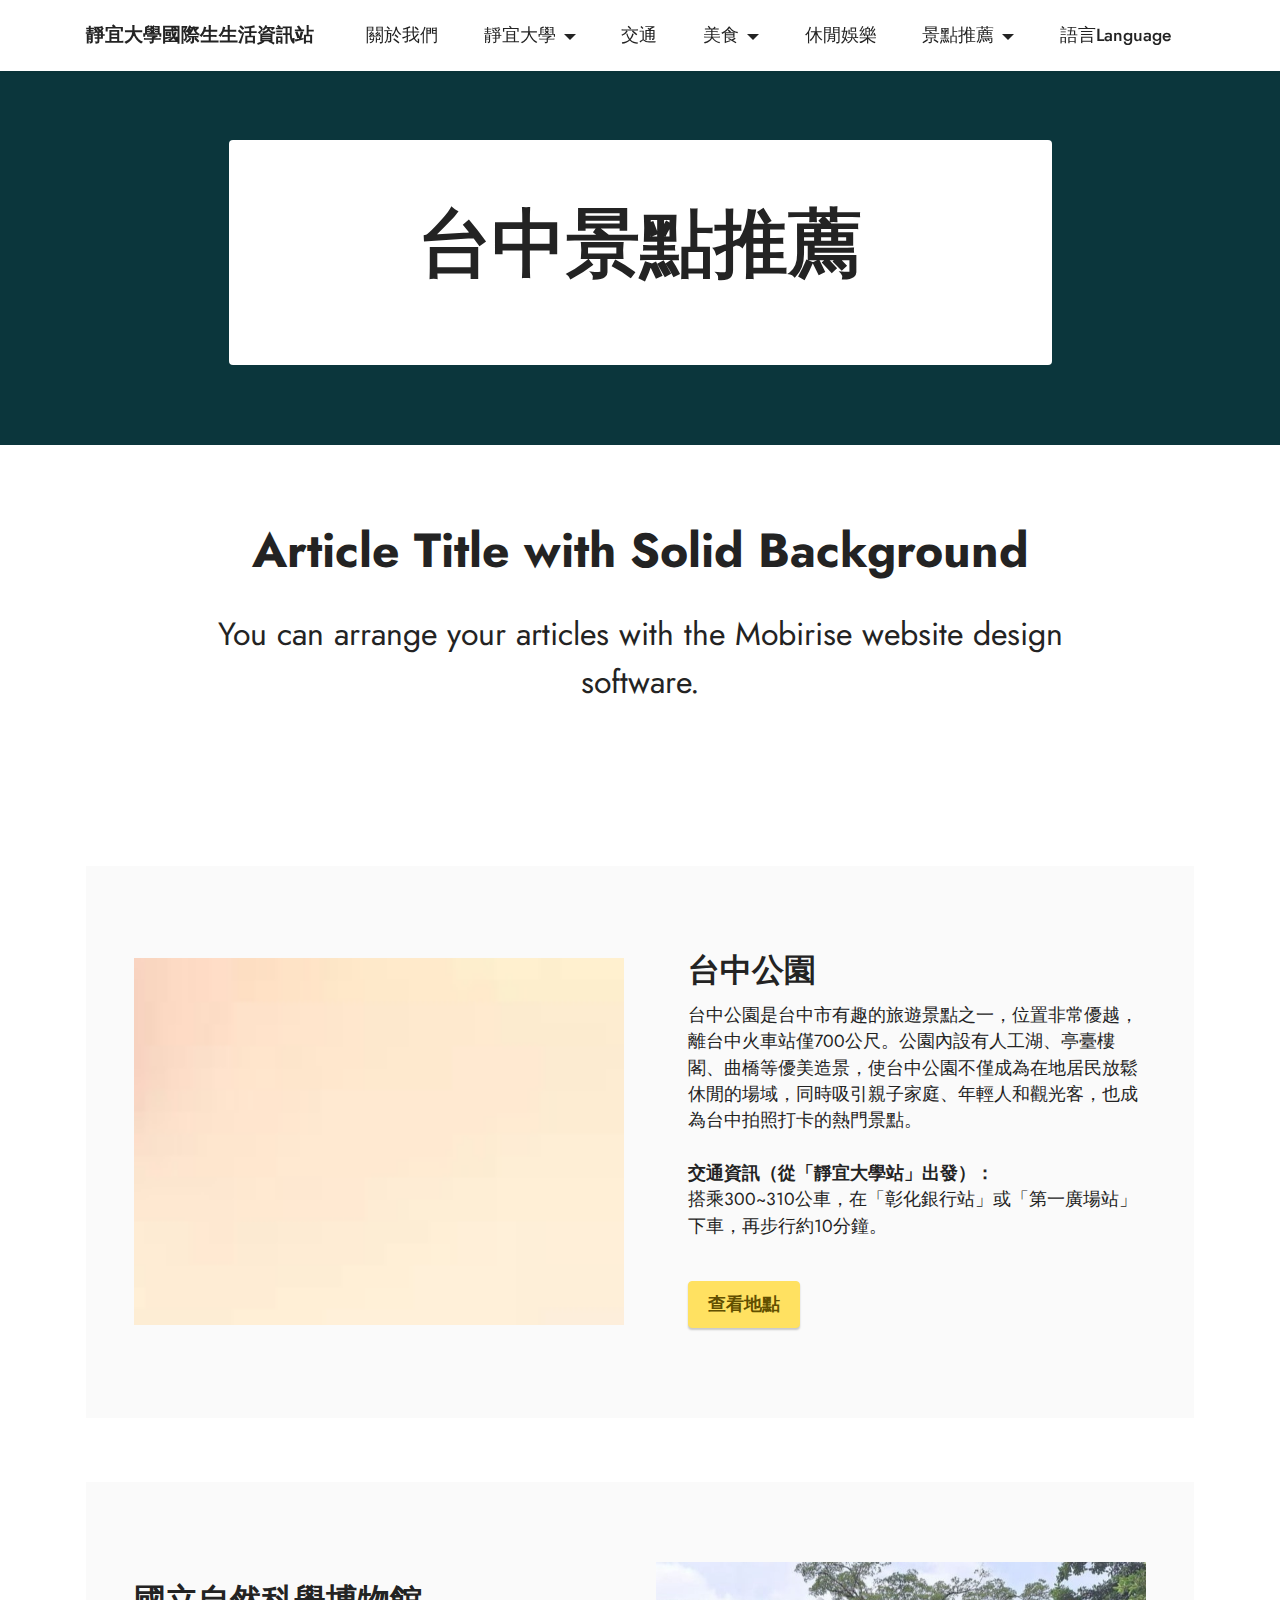
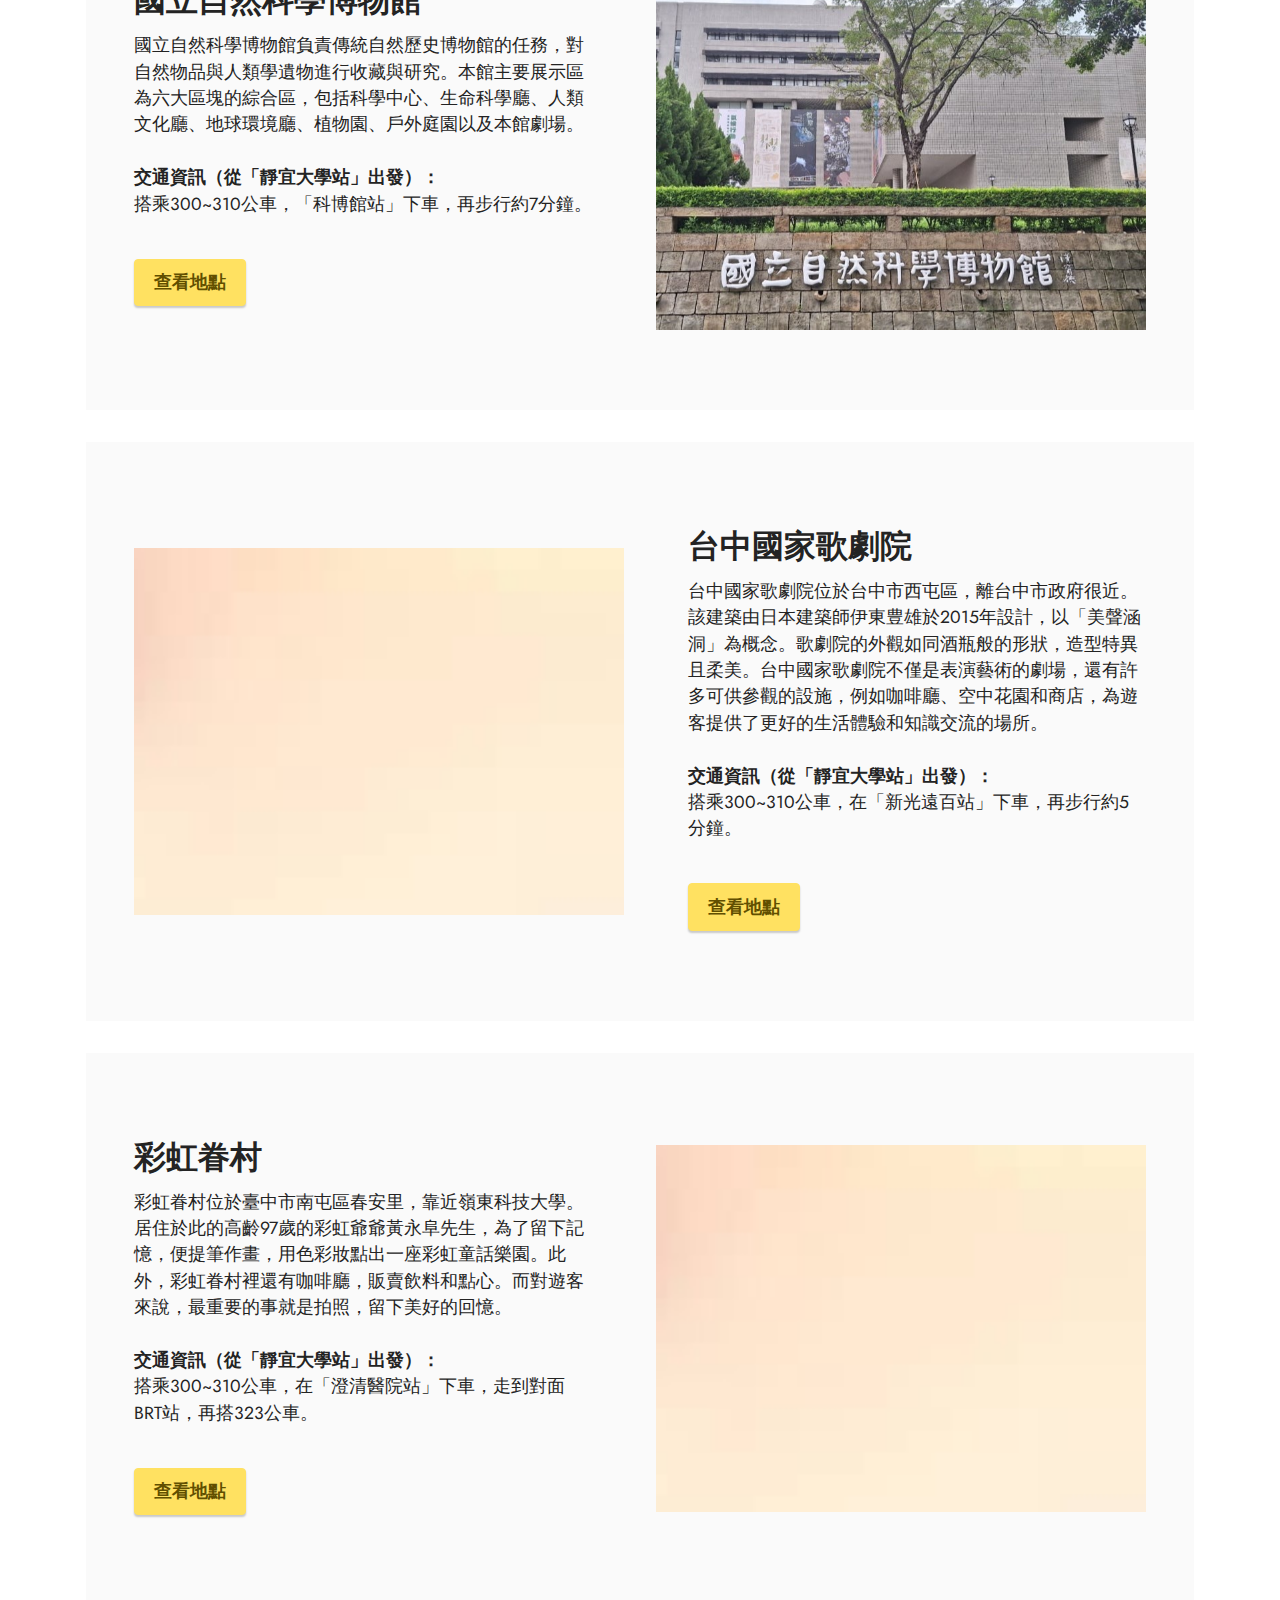
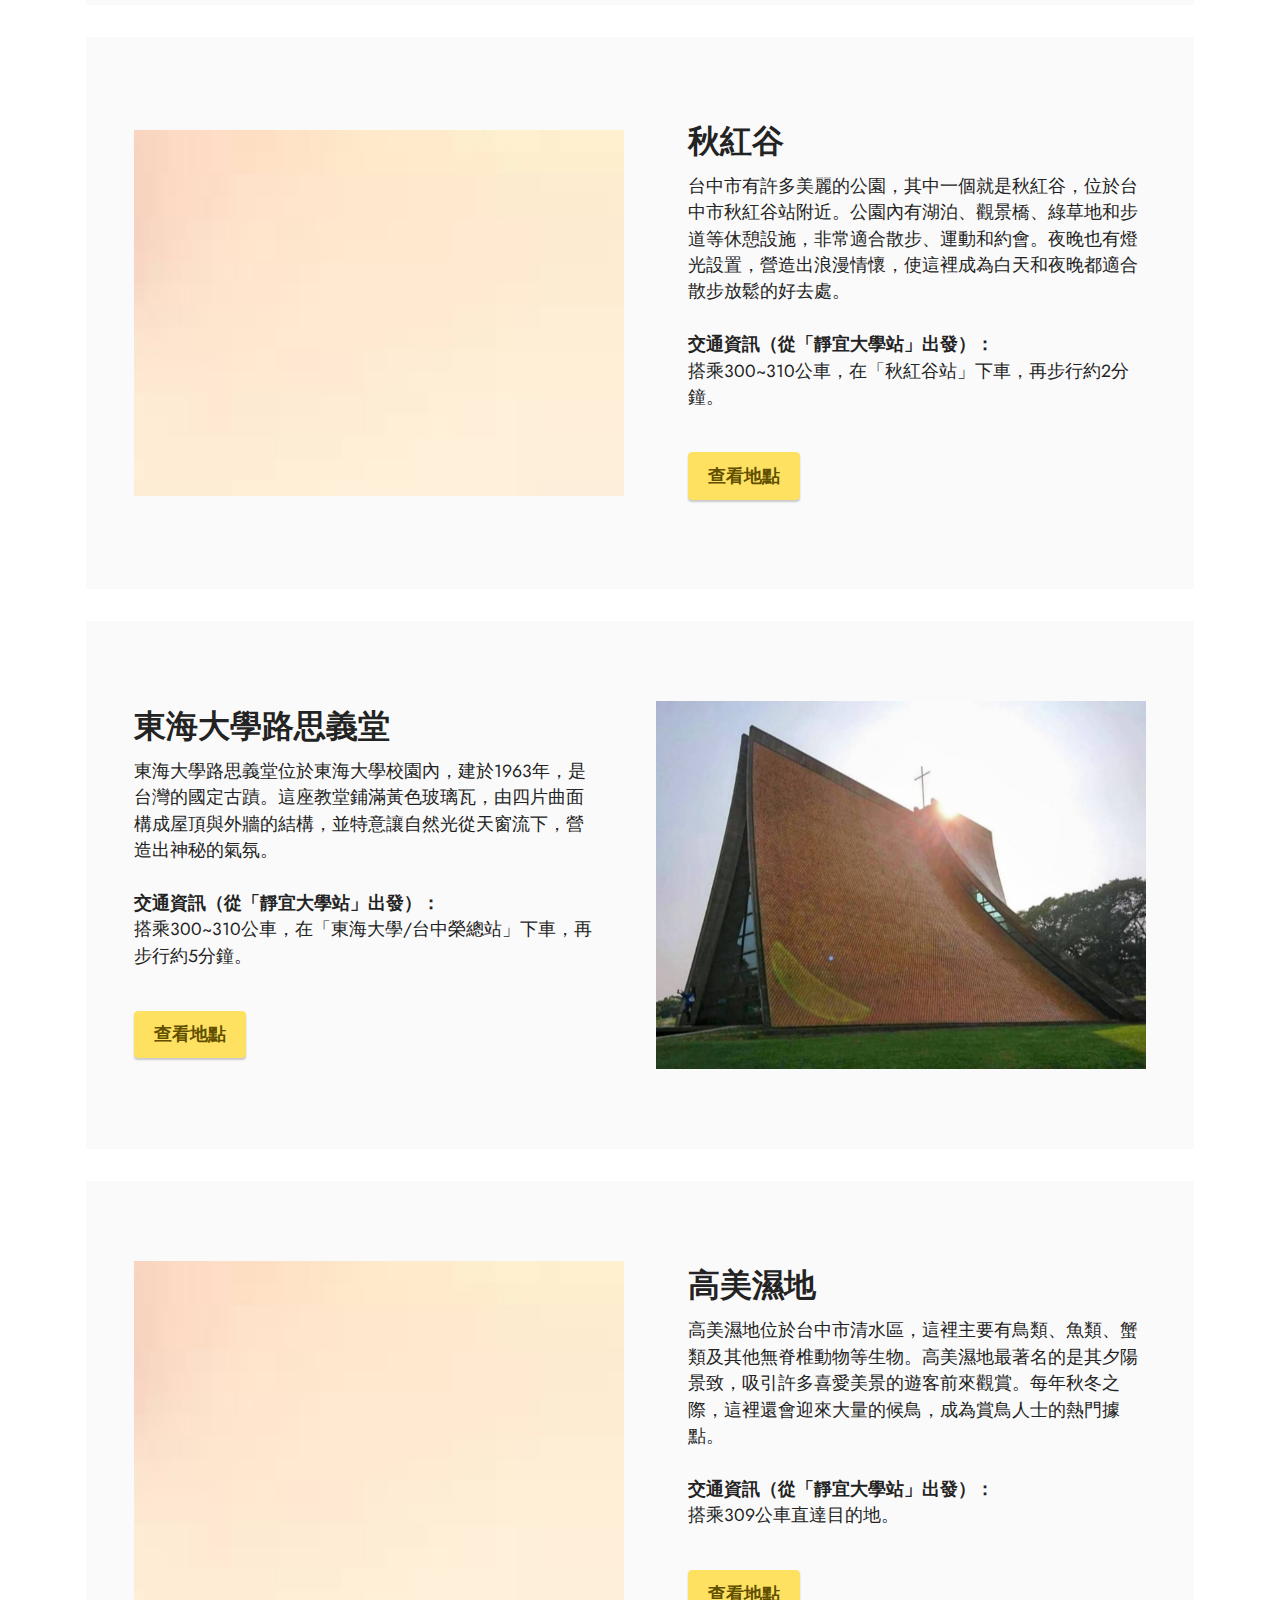
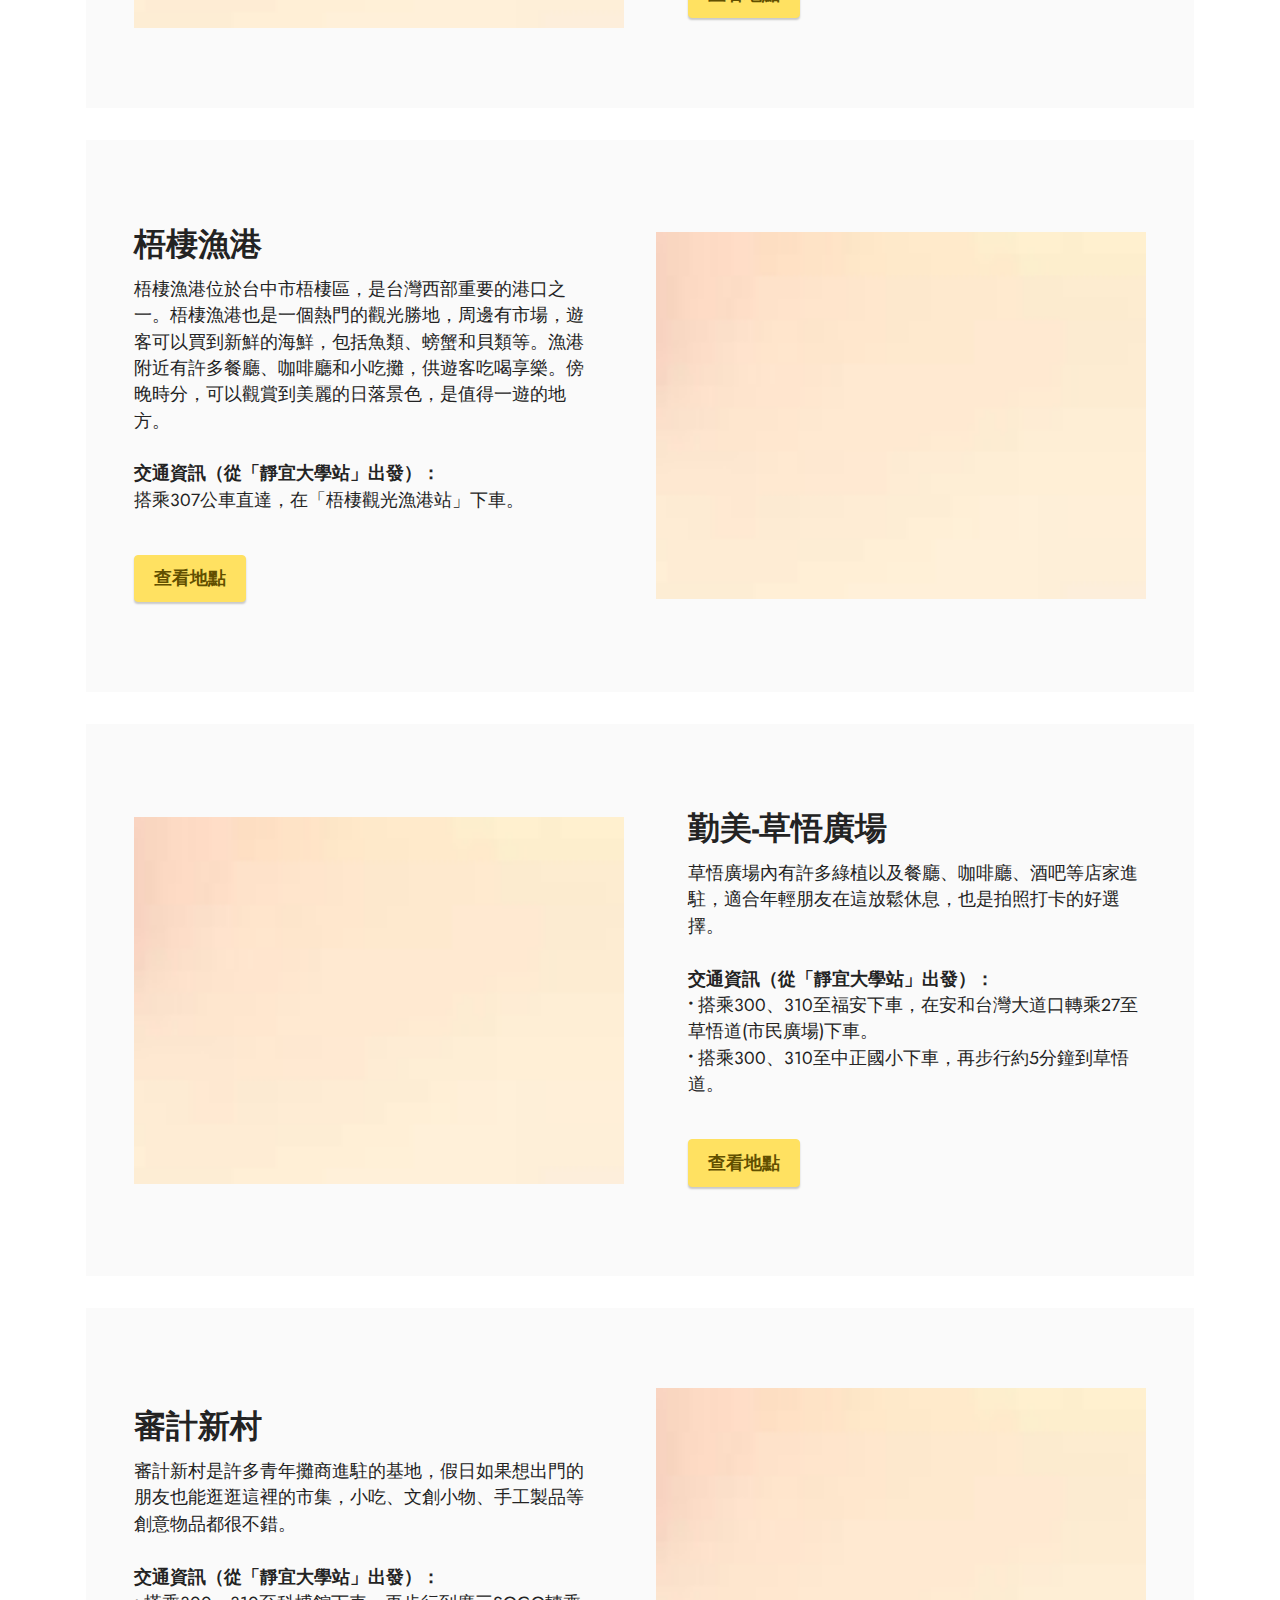
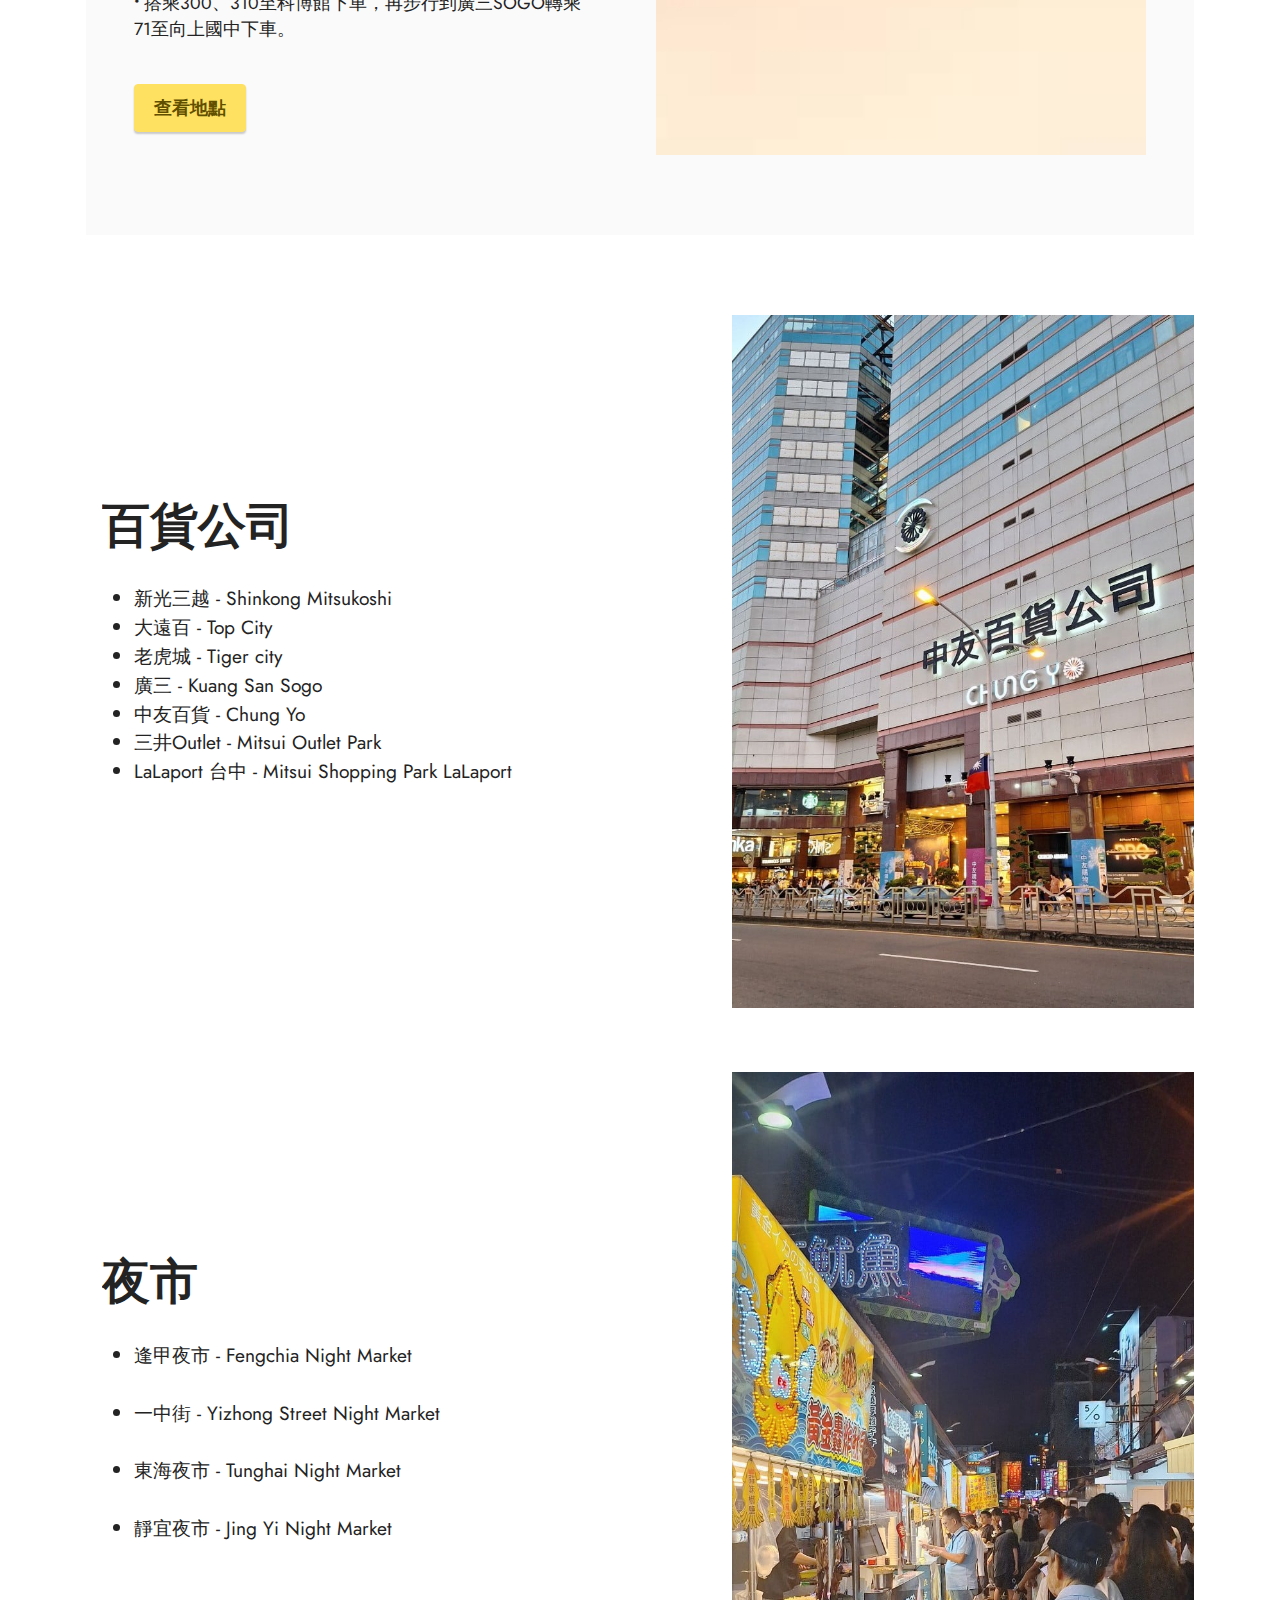
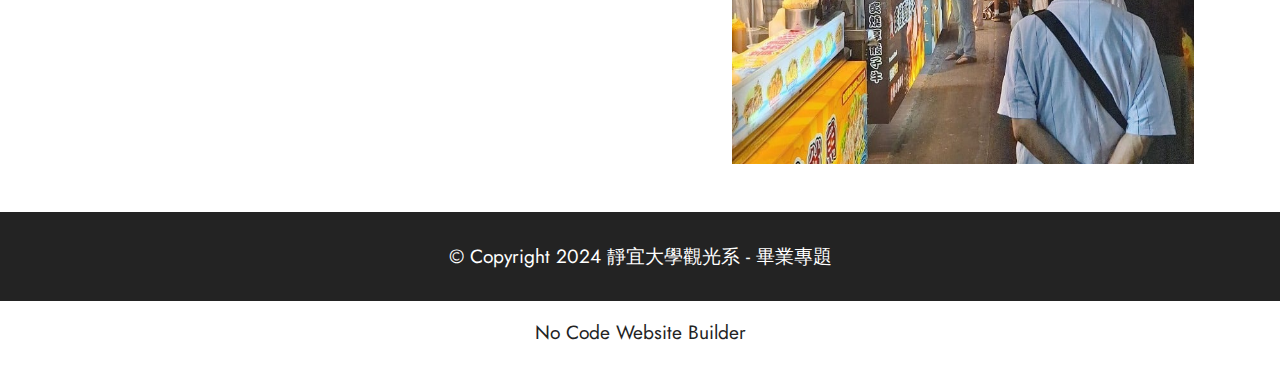
<file: page6.html>
<!DOCTYPE html>
<html  >
<head>
  <!-- Site made with Mobirise Website Builder v5.9.18, https://mobirise.com -->
  <meta charset="UTF-8">
  <meta http-equiv="X-UA-Compatible" content="IE=edge">
  <meta name="generator" content="Mobirise v5.9.18, mobirise.com">
  <meta name="viewport" content="width=device-width, initial-scale=1, minimum-scale=1">
  <link rel="shortcut icon" href="assets/images/logo.png" type="image/x-icon">
  <meta name="description" content="">
  
  
  <title>台中景點推薦</title>
  <link rel="stylesheet" href="assets/web/assets/mobirise-icons2/mobirise2.css">
  <link rel="stylesheet" href="assets/bootstrap/css/bootstrap.min.css">
  <link rel="stylesheet" href="assets/bootstrap/css/bootstrap-grid.min.css">
  <link rel="stylesheet" href="assets/bootstrap/css/bootstrap-reboot.min.css">
  <link rel="stylesheet" href="assets/dropdown/css/style.css">
  <link rel="stylesheet" href="assets/socicon/css/styles.css">
  <link rel="stylesheet" href="assets/theme/css/style.css">
  <link rel="preload" href="https://fonts.googleapis.com/css?family=Jost:100,200,300,400,500,600,700,800,900,100i,200i,300i,400i,500i,600i,700i,800i,900i&display=swap" as="style" onload="this.onload=null;this.rel='stylesheet'">
  <noscript><link rel="stylesheet" href="https://fonts.googleapis.com/css?family=Jost:100,200,300,400,500,600,700,800,900,100i,200i,300i,400i,500i,600i,700i,800i,900i&display=swap"></noscript>
  <link rel="preload" as="style" href="assets/mobirise/css/mbr-additional.css?v=KIDi7N"><link rel="stylesheet" href="assets/mobirise/css/mbr-additional.css?v=KIDi7N" type="text/css">

  
  
  
</head>
<body>
  
  <section data-bs-version="5.1" class="menu menu1 cid-upUu8k0X7Q" once="menu" id="menu1-f">
    

    <nav class="navbar navbar-dropdown navbar-fixed-top navbar-expand-lg">
        <div class="container">
            <div class="navbar-brand">
                
                <span class="navbar-caption-wrap"><a class="navbar-caption text-black display-7" href="https://mobiri.se">靜宜大學國際生生活資訊站 </a></span>
            </div>
            <button class="navbar-toggler" type="button" data-toggle="collapse" data-bs-toggle="collapse" data-target="#navbarSupportedContent" data-bs-target="#navbarSupportedContent" aria-controls="navbarNavAltMarkup" aria-expanded="false" aria-label="Toggle navigation">
                <div class="hamburger">
                    <span></span>
                    <span></span>
                    <span></span>
                    <span></span>
                </div>
            </button>
            <div class="collapse navbar-collapse" id="navbarSupportedContent">
                <ul class="navbar-nav nav-dropdown nav-right" data-app-modern-menu="true"><li class="nav-item"><a class="nav-link link text-primary display-4" href="page1.html">
                            關於我們 </a></li>
                    <li class="nav-item dropdown"><a class="nav-link link dropdown-toggle text-primary display-4" href="page2.html" data-toggle="dropdown-submenu" data-bs-toggle="dropdown" data-bs-auto-close="outside" aria-expanded="false">靜宜大學</a><div class="dropdown-menu" aria-labelledby="dropdown-791"><a class="dropdown-item text-primary display-4" href="page2.html#features17-r">校内設施</a><a class="show dropdown-item text-primary display-4" href="page2.html#content4-1z">醫療服務</a><a class="dropdown-item text-primary display-4" href="page2.html#content4-28">學校緊急專線</a></div></li>
                    <li class="nav-item"><a class="nav-link link text-primary display-4" href="page3.html">交通</a>
                    </li><li class="nav-item dropdown"><a class="nav-link link dropdown-toggle text-primary display-4" href="page4.html" data-toggle="dropdown-submenu" data-bs-toggle="dropdown" data-bs-auto-close="outside" aria-expanded="false">美食</a><div class="dropdown-menu" aria-labelledby="dropdown-901"><a class="dropdown-item text-primary display-4" href="page4.html#slider4-15">北勢東路的餐廳</a><a class="show dropdown-item text-primary display-4" href="page4.html#slider4-2h">其他餐廳</a></div></li><li class="nav-item"><a class="nav-link link text-primary display-4" href="page5.html">休閒娛樂</a></li><li class="nav-item dropdown"><a class="nav-link link dropdown-toggle text-primary show display-4" href="page6.html" data-toggle="dropdown-submenu" data-bs-toggle="dropdown" data-bs-auto-close="outside" aria-expanded="false">景點推薦</a><div class="dropdown-menu show" aria-labelledby="dropdown-486" data-bs-popper="none"><a class="dropdown-item text-primary display-4" href="page6.html">台中熱門景點</a><a class="dropdown-item text-primary display-4" href="page6.html">百貨公司</a><a class="show dropdown-item text-primary display-4" href="page6.html">夜市</a></div></li><li class="nav-item"><a class="nav-link link text-primary display-4" href="page6.html">語言Language</a></li></ul>
                
                
            </div>
        </div>
    </nav>
</section>

<section data-bs-version="5.1" class="header12 cid-upVun7cWlk" id="header12-1g">

    

    
    
    <div class="container">
        <div class="row justify-content-center">
            <div class="card col-12 col-md-12 col-lg-9">
                <div class="card-wrapper">
                    <div class="card-box align-center">
                        <h1 class="card-title mbr-fonts-style mb-3 display-1">
                            <strong>台中景點推薦</strong></h1>
                        
                        
                    </div>
                </div>
            </div>
        </div>
    </div>
</section>

<section data-bs-version="5.1" class="content4 cid-uqOjZTlXd3" id="content4-2n">
    

    
    
    <div class="container">
        <div class="row justify-content-center">
            <div class="title col-md-12 col-lg-10">
                <h3 class="mbr-section-title mbr-fonts-style align-center mb-4 display-2">
                    <strong>Article Title with Solid Background</strong>
                </h3>
                <h4 class="mbr-section-subtitle align-center mbr-fonts-style mb-4 display-5">
                    You can arrange your articles with the Mobirise website design software.
                </h4>
                
            </div>
        </div>
    </div>
</section>

<section data-bs-version="5.1" class="features17 cid-upVutRw1NM" id="features17-1h">
    

    
    
    <div class="container">
        <div class="content-wrapper">
            <div class="row align-items-center">
                <div class="col-12 col-lg-6">
                    <div class="image-wrapper">
                        <img src="assets/images/images-300x168.jpeg" alt="Mobirise Website Builder">
                    </div>
                </div>
                <div class="col-12 col-lg">
                    <div class="text-wrapper">
                        <h6 class="card-title mbr-fonts-style display-5">
                            <strong>台中公園</strong>
                        </h6>
                        <p class="mbr-text mbr-fonts-style mb-4 display-4">台中公園是台中市有趣的旅遊景點之一，位置非常優越，離台中火車站僅700公尺。公園內設有人工湖、亭臺樓閣、曲橋等優美造景，使台中公園不僅成為在地居民放鬆休閒的場域，同時吸引親子家庭、年輕人和觀光客，也成為台中拍照打卡的熱門景點。
<br>
<br><strong>交通資訊（從「靜宜大學站」出發）：
</strong><br>搭乘300~310公車，在「彰化銀行站」或「第一廣場站」下車，再步行約10分鐘。</p>
                        <div class="mbr-section-btn mt-3"><a class="btn btn-warning display-4" href="https://mobiri.se">
                                查看地點
                            </a></div>
                    </div>
                </div>
            </div>
        </div>
    </div>
</section>

<section data-bs-version="5.1" class="features16 cid-upVuuAyMhf" id="features16-1i">

    

    
    
    <div class="container">
        <div class="content-wrapper">
            <div class="row align-items-center">
                <div class="col-12 col-lg">
                    <div class="text-wrapper">
                        <h6 class="card-title mbr-fonts-style display-5">
                            <strong>國立自然科學博物館</strong>
                        </h6>
                        <p class="mbr-text mbr-fonts-style mb-4 display-4">國立自然科學博物館負責傳統自然歷史博物館的任務，對自然物品與人類學遺物進行收藏與研究。本館主要展示區為六大區塊的綜合區，包括科學中心、生命科學廳、人類文化廳、地球環境廳、植物園、戶外庭園以及本館劇場。
<br>
<br><strong>交通資訊（從「靜宜大學站」出發）：
</strong><br>搭乘300~310公車，「科博館站」下車，再步行約7分鐘。</p>
                        <div class="mbr-section-btn mt-3"><a class="btn btn-warning display-4" href="https://mobiri.se">查看地點</a></div>
                    </div>
                </div>
                <div class="col-12 col-lg-6">
                    <div class="image-wrapper">
                        <img src="assets/images/science-980x551.jpeg" alt="Mobirise Website Builder">
                    </div>
                </div>
            </div>
        </div>
    </div>
</section>

<section data-bs-version="5.1" class="features17 cid-upVvCxDF8a" id="features17-1n">
    

    
    
    <div class="container">
        <div class="content-wrapper">
            <div class="row align-items-center">
                <div class="col-12 col-lg-6">
                    <div class="image-wrapper">
                        <img src="assets/images/images-300x168.jpeg" alt="Mobirise Website Builder">
                    </div>
                </div>
                <div class="col-12 col-lg">
                    <div class="text-wrapper">
                        <h6 class="card-title mbr-fonts-style display-5">
                            <strong>台中國家歌劇院</strong>
                        </h6>
                        <p class="mbr-text mbr-fonts-style mb-4 display-4">台中國家歌劇院位於台中市西屯區，離台中市政府很近。該建築由日本建築師伊東豊雄於2015年設計，以「美聲涵洞」為概念。歌劇院的外觀如同酒瓶般的形狀，造型特異且柔美。台中國家歌劇院不僅是表演藝術的劇場，還有許多可供參觀的設施，例如咖啡廳、空中花園和商店，為遊客提供了更好的生活體驗和知識交流的場所。
<br>
<br><strong>交通資訊（從「靜宜大學站」出發）：
</strong><br>搭乘300~310公車，在「新光遠百站」下車，再步行約5分鐘。</p>
                        <div class="mbr-section-btn mt-3"><a class="btn btn-warning display-4" href="https://mobiri.se">
                                查看地點
                            </a></div>
                    </div>
                </div>
            </div>
        </div>
    </div>
</section>

<section data-bs-version="5.1" class="features16 cid-upVvDqbiTa" id="features16-1o">

    

    
    
    <div class="container">
        <div class="content-wrapper">
            <div class="row align-items-center">
                <div class="col-12 col-lg">
                    <div class="text-wrapper">
                        <h6 class="card-title mbr-fonts-style display-5">
                            <strong>彩虹眷村</strong></h6>
                        <p class="mbr-text mbr-fonts-style mb-4 display-4">彩虹眷村位於臺中市南屯區春安里，靠近嶺東科技大學。居住於此的高齡97歲的彩虹爺爺黃永阜先生，為了留下記憶，便提筆作畫，用色彩妝點出一座彩虹童話樂園。此外，彩虹眷村裡還有咖啡廳，販賣飲料和點心。而對遊客來說，最重要的事就是拍照，留下美好的回憶。
<br>
<strong><br>交通資訊（從「靜宜大學站」出發）：
</strong><br>搭乘300~310公車，在「澄清醫院站」下車，走到對面BRT站，再搭323公車。</p>
                        <div class="mbr-section-btn mt-3"><a class="btn btn-warning display-4" href="https://mobiri.se">查看地點</a></div>
                    </div>
                </div>
                <div class="col-12 col-lg-6">
                    <div class="image-wrapper">
                        <img src="assets/images/images-300x168.jpeg" alt="Mobirise Website Builder">
                    </div>
                </div>
            </div>
        </div>
    </div>
</section>

<section data-bs-version="5.1" class="features17 cid-upVw5tDV5q" id="features17-1p">
    

    
    
    <div class="container">
        <div class="content-wrapper">
            <div class="row align-items-center">
                <div class="col-12 col-lg-6">
                    <div class="image-wrapper">
                        <img src="assets/images/images-300x168.jpeg" alt="Mobirise Website Builder">
                    </div>
                </div>
                <div class="col-12 col-lg">
                    <div class="text-wrapper">
                        <h6 class="card-title mbr-fonts-style display-5">
                            <strong>秋紅谷</strong>
                        </h6>
                        <p class="mbr-text mbr-fonts-style mb-4 display-4">台中市有許多美麗的公園，其中一個就是秋紅谷，位於台中市秋紅谷站附近。公園內有湖泊、觀景橋、綠草地和步道等休憩設施，非常適合散步、運動和約會。夜晚也有燈光設置，營造出浪漫情懷，使這裡成為白天和夜晚都適合散步放鬆的好去處。
<br>
<br><strong>交通資訊（從「靜宜大學站」出發）：
</strong><br>搭乘300~310公車，在「秋紅谷站」下車，再步行約2分鐘。</p>
                        <div class="mbr-section-btn mt-3"><a class="btn btn-warning display-4" href="https://mobiri.se">
                                查看地點
                            </a></div>
                    </div>
                </div>
            </div>
        </div>
    </div>
</section>

<section data-bs-version="5.1" class="features16 cid-upVwaJWOz3" id="features16-1s">

    

    
    
    <div class="container">
        <div class="content-wrapper">
            <div class="row align-items-center">
                <div class="col-12 col-lg">
                    <div class="text-wrapper">
                        <h6 class="card-title mbr-fonts-style display-5">
                            <strong>東海大學路思義堂</strong>
                        </h6>
                        <p class="mbr-text mbr-fonts-style mb-4 display-4">東海大學路思義堂位於東海大學校園內，建於1963年，是台灣的國定古蹟。這座教堂鋪滿黃色玻璃瓦，由四片曲面構成屋頂與外牆的結構，並特意讓自然光從天窗流下，營造出神秘的氣氛。
<br>
<br><strong>交通資訊（從「靜宜大學站」出發）：
</strong><br>搭乘300~310公車，在「東海大學/台中榮總站」下車，再步行約5分鐘。</p>
                        <div class="mbr-section-btn mt-3"><a class="btn btn-warning display-4" href="https://mobiri.se">查看地點</a></div>
                    </div>
                </div>
                <div class="col-12 col-lg-6">
                    <div class="image-wrapper">
                        <img src="assets/images/luce-chapel-980x551.jpeg" alt="Mobirise Website Builder">
                    </div>
                </div>
            </div>
        </div>
    </div>
</section>

<section data-bs-version="5.1" class="features17 cid-upVwc2FQIj" id="features17-1t">
    

    
    
    <div class="container">
        <div class="content-wrapper">
            <div class="row align-items-center">
                <div class="col-12 col-lg-6">
                    <div class="image-wrapper">
                        <img src="assets/images/images-300x168.jpeg" alt="Mobirise Website Builder">
                    </div>
                </div>
                <div class="col-12 col-lg">
                    <div class="text-wrapper">
                        <h6 class="card-title mbr-fonts-style display-5">
                            <strong>高美濕地</strong>
                        </h6>
                        <p class="mbr-text mbr-fonts-style mb-4 display-4">高美濕地位於台中市清水區，這裡主要有鳥類、魚類、蟹類及其他無脊椎動物等生物。高美濕地最著名的是其夕陽景致，吸引許多喜愛美景的遊客前來觀賞。每年秋冬之際，這裡還會迎來大量的候鳥，成為賞鳥人士的熱門據點。
<br>
<br><strong>交通資訊（從「靜宜大學站」出發）：
</strong><br>搭乘309公車直達目的地。</p>
                        <div class="mbr-section-btn mt-3"><a class="btn btn-warning display-4" href="https://mobiri.se">
                                查看地點
                            </a></div>
                    </div>
                </div>
            </div>
        </div>
    </div>
</section>

<section data-bs-version="5.1" class="features16 cid-upVwd41mId" id="features16-1u">

    

    
    
    <div class="container">
        <div class="content-wrapper">
            <div class="row align-items-center">
                <div class="col-12 col-lg">
                    <div class="text-wrapper">
                        <h6 class="card-title mbr-fonts-style display-5">
                            <strong>梧棲漁港</strong>
                        </h6>
                        <p class="mbr-text mbr-fonts-style mb-4 display-4">梧棲漁港位於台中市梧棲區，是台灣西部重要的港口之一。梧棲漁港也是一個熱門的觀光勝地，周邊有市場，遊客可以買到新鮮的海鮮，包括魚類、螃蟹和貝類等。漁港附近有許多餐廳、咖啡廳和小吃攤，供遊客吃喝享樂。傍晚時分，可以觀賞到美麗的日落景色，是值得一遊的地方。
<br>
<br><strong>交通資訊（從「靜宜大學站」出發）：
</strong><br>搭乘307公車直達，在「梧棲觀光漁港站」下車。</p>
                        <div class="mbr-section-btn mt-3"><a class="btn btn-warning display-4" href="https://mobiri.se">查看地點</a></div>
                    </div>
                </div>
                <div class="col-12 col-lg-6">
                    <div class="image-wrapper">
                        <img src="assets/images/images-300x168.jpeg" alt="Mobirise Website Builder">
                    </div>
                </div>
            </div>
        </div>
    </div>
</section>

<section data-bs-version="5.1" class="features17 cid-upVwFugIJA" id="features17-1v">
    

    
    
    <div class="container">
        <div class="content-wrapper">
            <div class="row align-items-center">
                <div class="col-12 col-lg-6">
                    <div class="image-wrapper">
                        <img src="assets/images/images-300x168.jpeg" alt="Mobirise Website Builder">
                    </div>
                </div>
                <div class="col-12 col-lg">
                    <div class="text-wrapper">
                        <h6 class="card-title mbr-fonts-style display-5">
                            <strong>勤美-草悟廣場</strong>
                        </h6>
                        <p class="mbr-text mbr-fonts-style mb-4 display-4">草悟廣場內有許多綠植以及餐廳、咖啡廳、酒吧等店家進駐，適合年輕朋友在這放鬆休息，也是拍照打卡的好選擇。
<br>
<br><strong>交通資訊（從「靜宜大學站」出發）：
</strong><br><strong>•</strong> 搭乘300、310至福安下車，在安和台灣大道口轉乘27至草悟道(市民廣場)下車。
<br><strong>• </strong>搭乘300、310至中正國小下車，再步行約5分鐘到草悟道。</p>
                        <div class="mbr-section-btn mt-3"><a class="btn btn-warning display-4" href="https://mobiri.se">
                                查看地點
                            </a></div>
                    </div>
                </div>
            </div>
        </div>
    </div>
</section>

<section data-bs-version="5.1" class="features16 cid-upVwIauStU" id="features16-1w">

    

    
    
    <div class="container">
        <div class="content-wrapper">
            <div class="row align-items-center">
                <div class="col-12 col-lg">
                    <div class="text-wrapper">
                        <h6 class="card-title mbr-fonts-style display-5">
                            <strong>審計新村</strong>
                        </h6>
                        <p class="mbr-text mbr-fonts-style mb-4 display-4">審計新村是許多青年攤商進駐的基地，假日如果想出門的朋友也能逛逛這裡的市集，小吃、文創小物、手工製品等創意物品都很不錯。
<br>
<br><strong>交通資訊（從「靜宜大學站」出發）：
</strong><br><strong>•</strong> 搭乘300、310至科博館下車，再步行到廣三SOGO轉乘71至向上國中下車。</p>
                        <div class="mbr-section-btn mt-3"><a class="btn btn-warning display-4" href="https://mobiri.se">查看地點</a></div>
                    </div>
                </div>
                <div class="col-12 col-lg-6">
                    <div class="image-wrapper">
                        <img src="assets/images/images-300x168.jpeg" alt="Mobirise Website Builder">
                    </div>
                </div>
            </div>
        </div>
    </div>
</section>

<section data-bs-version="5.1" class="features12 cid-uqOlvZnsLs" id="features12-2q">

    

    
    
    <div class="container">
        <div class="m-0 row align-items-center">
            <div class="col-12 col-lg">
                <div class="card-wrapper">
                    <div class="card-box">
                        <h4 class="card-title mbr-fonts-style mb-4 display-2"><strong>百貨公司</strong></h4>
                        <p class="mbr-text mbr-fonts-style mb-4 display-7"></p>
                        <div class="mbr-text mbr-fonts-style counter-container display-7">
                            <ul>
                                <li>新光三越 - Shinkong Mitsukoshi<br></li>
                                <li>大遠百 - Top City</li>
                                <li>老虎城 - Tiger city</li><li>廣三 - Kuang San Sogo</li><li>中友百貨 - Chung Yo</li><li>三井Outlet - Mitsui Outlet Park</li><li>LaLaport 台中 - Mitsui Shopping Park LaLaport</li>
                            </ul>
                        </div>
                        
                    </div>
                </div>
            </div>
            <div class="p-0 col-12 col-lg-5 md-pb">
                <div class="image-wrapper">
                    <img src="assets/images/zhongyou-720x1280.jpeg" alt="Mobirise Website Builder">
                </div>
            </div>
        </div>
    </div>
</section>

<section data-bs-version="5.1" class="features12 cid-uqOnWwHwI1" id="features12-2r">

    

    
    
    <div class="container">
        <div class="m-0 row align-items-center">
            <div class="col-12 col-lg">
                <div class="card-wrapper">
                    <div class="card-box">
                        <h4 class="card-title mbr-fonts-style mb-4 display-2">
                            <strong>夜市</strong></h4>
                        <p class="mbr-text mbr-fonts-style mb-4 display-7"></p>
                        <div class="mbr-text mbr-fonts-style counter-container display-7">
                            <ul>
                                <li>逢甲夜市 - Fengchia Night Market&nbsp;<br><br></li><li>一中街 - Yizhong Street Night Market
<br><br></li><li>東海夜市 - Tunghai Night Market<br><br></li><li>靜宜夜市 - Jing Yi Night Market</li>
                            </ul>
                        </div>
                        
                    </div>
                </div>
            </div>
            <div class="p-0 col-12 col-lg-5 md-pb">
                <div class="image-wrapper">
                    <img src="assets/images/night-market-720x1280.jpeg" alt="Mobirise Website Builder">
                </div>
            </div>
        </div>
    </div>
</section>

<section data-bs-version="5.1" class="footer7 cid-upUu8kQlfe" once="footers" id="footer7-g">

    

    

    <div class="container">
        <div class="media-container-row align-center mbr-white">
            <div class="col-12">
                <p class="mbr-text mb-0 mbr-fonts-style display-7">
                    © Copyright 2024 靜宜大學觀光系 - 畢業專題<br></p>
            </div>
        </div>
    </div>
</section><section class="display-7" style="padding: 0;align-items: center;justify-content: center;flex-wrap: wrap;    align-content: center;display: flex;position: relative;height: 4rem;"><a href="https://mobiri.se/2889166" style="flex: 1 1;height: 4rem;position: absolute;width: 100%;z-index: 1;"><img alt="" style="height: 4rem;" src="[data-uri]"></a><p style="margin: 0;text-align: center;" class="display-7">&#8204;</p><a style="z-index:1" href="https://mobirise.com/builder/no-code-website-builder.html">No Code Website Builder</a></section><script src="assets/bootstrap/js/bootstrap.bundle.min.js"></script>  <script src="assets/smoothscroll/smooth-scroll.js"></script>  <script src="assets/ytplayer/index.js"></script>  <script src="assets/dropdown/js/navbar-dropdown.js"></script>  <script src="assets/theme/js/script.js"></script>  
  
  
</body>
</html>
</file>
<file: assets/web/assets/mobirise-icons2/mobirise2.css>
@font-face {
  font-family: 'Moririse2';
  font-display: swap;
  src:  url('mobirise2.eot?f2bix4');
  src:  url('mobirise2.eot?f2bix4#iefix') format('embedded-opentype'),
    url('mobirise2.ttf?f2bix4') format('truetype'),
    url('mobirise2.woff?f2bix4') format('woff'),
    url('mobirise2.svg?f2bix4#mobirise2') format('svg');
  font-weight: normal;
  font-style: normal;
}

[class^="mobi-"], [class*=" mobi-"] {
  /* use !important to prevent issues with browser extensions that change fonts */
  font-family: 'Moririse2' !important;
  speak: none;
  font-style: normal;
  font-weight: normal;
  font-variant: normal;
  text-transform: none;
  line-height: 1;

  /* Better Font Rendering =========== */
  -webkit-font-smoothing: antialiased;
  -moz-osx-font-smoothing: grayscale;
}

.mobi-mbri-add-submenu:before {
  content: "\e900";
}
.mobi-mbri-alert:before {
  content: "\e901";
}
.mobi-mbri-align-center:before {
  content: "\e902";
}
.mobi-mbri-align-justify:before {
  content: "\e903";
}
.mobi-mbri-align-left:before {
  content: "\e904";
}
.mobi-mbri-align-right:before {
  content: "\e905";
}
.mobi-mbri-android:before {
  content: "\e906";
}
.mobi-mbri-apple:before {
  content: "\e907";
}
.mobi-mbri-arrow-down:before {
  content: "\e908";
}
.mobi-mbri-arrow-next:before {
  content: "\e909";
}
.mobi-mbri-arrow-prev:before {
  content: "\e90a";
}
.mobi-mbri-arrow-up:before {
  content: "\e90b";
}
.mobi-mbri-bold:before {
  content: "\e90c";
}
.mobi-mbri-bookmark:before {
  content: "\e90d";
}
.mobi-mbri-bootstrap:before {
  content: "\e90e";
}
.mobi-mbri-briefcase:before {
  content: "\e90f";
}
.mobi-mbri-browse:before {
  content: "\e910";
}
.mobi-mbri-bulleted-list:before {
  content: "\e911";
}
.mobi-mbri-calendar:before {
  content: "\e912";
}
.mobi-mbri-camera:before {
  content: "\e913";
}
.mobi-mbri-cart-add:before {
  content: "\e914";
}
.mobi-mbri-cart-full:before {
  content: "\e915";
}
.mobi-mbri-cash:before {
  content: "\e916";
}
.mobi-mbri-change-style:before {
  content: "\e917";
}
.mobi-mbri-chat:before {
  content: "\e918";
}
.mobi-mbri-clock:before {
  content: "\e919";
}
.mobi-mbri-close:before {
  content: "\e91a";
}
.mobi-mbri-cloud:before {
  content: "\e91b";
}
.mobi-mbri-code:before {
  content: "\e91c";
}
.mobi-mbri-contact-form:before {
  content: "\e91d";
}
.mobi-mbri-credit-card:before {
  content: "\e91e";
}
.mobi-mbri-cursor-click:before {
  content: "\e91f";
}
.mobi-mbri-cust-feedback:before {
  content: "\e920";
}
.mobi-mbri-database:before {
  content: "\e921";
}
.mobi-mbri-delivery:before {
  content: "\e922";
}
.mobi-mbri-desktop:before {
  content: "\e923";
}
.mobi-mbri-devices:before {
  content: "\e924";
}
.mobi-mbri-down:before {
  content: "\e925";
}
.mobi-mbri-download-2:before {
  content: "\e926";
}
.mobi-mbri-download:before {
  content: "\e927";
}
.mobi-mbri-drag-n-drop-2:before {
  content: "\e928";
}
.mobi-mbri-drag-n-drop:before {
  content: "\e929";
}
.mobi-mbri-edit-2:before {
  content: "\e92a";
}
.mobi-mbri-edit:before {
  content: "\e92b";
}
.mobi-mbri-error:before {
  content: "\e92c";
}
.mobi-mbri-extension:before {
  content: "\e92d";
}
.mobi-mbri-features:before {
  content: "\e92e";
}
.mobi-mbri-file:before {
  content: "\e92f";
}
.mobi-mbri-flag:before {
  content: "\e930";
}
.mobi-mbri-folder:before {
  content: "\e931";
}
.mobi-mbri-gift:before {
  content: "\e932";
}
.mobi-mbri-github:before {
  content: "\e933";
}
.mobi-mbri-globe-2:before {
  content: "\e934";
}
.mobi-mbri-globe:before {
  content: "\e935";
}
.mobi-mbri-growing-chart:before {
  content: "\e936";
}
.mobi-mbri-hearth:before {
  content: "\e937";
}
.mobi-mbri-help:before {
  content: "\e938";
}
.mobi-mbri-home:before {
  content: "\e939";
}
.mobi-mbri-hot-cup:before {
  content: "\e93a";
}
.mobi-mbri-idea:before {
  content: "\e93b";
}
.mobi-mbri-image-gallery:before {
  content: "\e93c";
}
.mobi-mbri-image-slider:before {
  content: "\e93d";
}
.mobi-mbri-info:before {
  content: "\e93e";
}
.mobi-mbri-italic:before {
  content: "\e93f";
}
.mobi-mbri-key:before {
  content: "\e940";
}
.mobi-mbri-laptop:before {
  content: "\e941";
}
.mobi-mbri-layers:before {
  content: "\e942";
}
.mobi-mbri-left-right:before {
  content: "\e943";
}
.mobi-mbri-left:before {
  content: "\e944";
}
.mobi-mbri-letter:before {
  content: "\e945";
}
.mobi-mbri-like:before {
  content: "\e946";
}
.mobi-mbri-link:before {
  content: "\e947";
}
.mobi-mbri-lock:before {
  content: "\e948";
}
.mobi-mbri-login:before {
  content: "\e949";
}
.mobi-mbri-logout:before {
  content: "\e94a";
}
.mobi-mbri-magic-stick:before {
  content: "\e94b";
}
.mobi-mbri-map-pin:before {
  content: "\e94c";
}
.mobi-mbri-menu:before {
  content: "\e94d";
}
.mobi-mbri-mobile-2:before {
  content: "\e94e";
}
.mobi-mbri-mobile-horizontal:before {
  content: "\e94f";
}
.mobi-mbri-mobile:before {
  content: "\e950";
}
.mobi-mbri-mobirise:before {
  content: "\e951";
}
.mobi-mbri-more-horizontal:before {
  content: "\e952";
}
.mobi-mbri-more-vertical:before {
  content: "\e953";
}
.mobi-mbri-music:before {
  content: "\e954";
}
.mobi-mbri-new-file:before {
  content: "\e955";
}
.mobi-mbri-numbered-list:before {
  content: "\e956";
}
.mobi-mbri-opened-folder:before {
  content: "\e957";
}
.mobi-mbri-pages:before {
  content: "\e958";
}
.mobi-mbri-paper-plane:before {
  content: "\e959";
}
.mobi-mbri-paperclip:before {
  content: "\e95a";
}
.mobi-mbri-phone:before {
  content: "\e95b";
}
.mobi-mbri-photo:before {
  content: "\e95c";
}
.mobi-mbri-photos:before {
  content: "\e95d";
}
.mobi-mbri-pin:before {
  content: "\e95e";
}
.mobi-mbri-play:before {
  content: "\e95f";
}
.mobi-mbri-plus:before {
  content: "\e960";
}
.mobi-mbri-preview:before {
  content: "\e961";
}
.mobi-mbri-print:before {
  content: "\e962";
}
.mobi-mbri-protect:before {
  content: "\e963";
}
.mobi-mbri-question:before {
  content: "\e964";
}
.mobi-mbri-quote-left:before {
  content: "\e965";
}
.mobi-mbri-quote-right:before {
  content: "\e966";
}
.mobi-mbri-redo:before {
  content: "\e967";
}
.mobi-mbri-refresh:before {
  content: "\e968";
}
.mobi-mbri-responsive-2:before {
  content: "\e969";
}
.mobi-mbri-responsive:before {
  content: "\e96a";
}
.mobi-mbri-right:before {
  content: "\e96b";
}
.mobi-mbri-rocket:before {
  content: "\e96c";
}
.mobi-mbri-sad-face:before {
  content: "\e96d";
}
.mobi-mbri-sale:before {
  content: "\e96e";
}
.mobi-mbri-save:before {
  content: "\e96f";
}
.mobi-mbri-search:before {
  content: "\e970";
}
.mobi-mbri-setting-2:before {
  content: "\e971";
}
.mobi-mbri-setting-3:before {
  content: "\e972";
}
.mobi-mbri-setting:before {
  content: "\e973";
}
.mobi-mbri-share:before {
  content: "\e974";
}
.mobi-mbri-shopping-bag:before {
  content: "\e975";
}
.mobi-mbri-shopping-basket:before {
  content: "\e976";
}
.mobi-mbri-shopping-cart:before {
  content: "\e977";
}
.mobi-mbri-sites:before {
  content: "\e978";
}
.mobi-mbri-smile-face:before {
  content: "\e979";
}
.mobi-mbri-speed:before {
  content: "\e97a";
}
.mobi-mbri-star:before {
  content: "\e97b";
}
.mobi-mbri-success:before {
  content: "\e97c";
}
.mobi-mbri-sun:before {
  content: "\e97d";
}
.mobi-mbri-sun2:before {
  content: "\e97e";
}
.mobi-mbri-tablet-vertical:before {
  content: "\e97f";
}
.mobi-mbri-tablet:before {
  content: "\e980";
}
.mobi-mbri-target:before {
  content: "\e981";
}
.mobi-mbri-timer:before {
  content: "\e982";
}
.mobi-mbri-to-ftp:before {
  content: "\e983";
}
.mobi-mbri-to-local-drive:before {
  content: "\e984";
}
.mobi-mbri-touch-swipe:before {
  content: "\e985";
}
.mobi-mbri-touch:before {
  content: "\e986";
}
.mobi-mbri-trash:before {
  content: "\e987";
}
.mobi-mbri-underline:before {
  content: "\e988";
}
.mobi-mbri-undo:before {
  content: "\e989";
}
.mobi-mbri-unlink:before {
  content: "\e98a";
}
.mobi-mbri-unlock:before {
  content: "\e98b";
}
.mobi-mbri-up-down:before {
  content: "\e98c";
}
.mobi-mbri-up:before {
  content: "\e98d";
}
.mobi-mbri-update:before {
  content: "\e98e";
}
.mobi-mbri-upload-2:before {
  content: "\e98f";
}
.mobi-mbri-upload:before {
  content: "\e990";
}
.mobi-mbri-user-2:before {
  content: "\e991";
}
.mobi-mbri-user:before {
  content: "\e992";
}
.mobi-mbri-users:before {
  content: "\e993";
}
.mobi-mbri-video-play:before {
  content: "\e994";
}
.mobi-mbri-video:before {
  content: "\e995";
}
.mobi-mbri-watch:before {
  content: "\e996";
}
.mobi-mbri-website-theme-2:before {
  content: "\e997";
}
.mobi-mbri-website-theme:before {
  content: "\e998";
}
.mobi-mbri-wifi:before {
  content: "\e999";
}
.mobi-mbri-windows:before {
  content: "\e99a";
}
.mobi-mbri-zoom-in:before {
  content: "\e99b";
}
.mobi-mbri-zoom-out:before {
  content: "\e99c";
}
</file>
<file: assets/parallax/jarallax.css>
.jarallax {
    position: relative;
    z-index: 0;
}
.jarallax > .jarallax-img {
    position: absolute;
    object-fit: cover;
    /* support for plugin https://github.com/bfred-it/object-fit-images */
    font-family: 'object-fit: cover;';
    top: 0;
    left: 0;
    width: 100%;
    height: 100%;
    z-index: -1;
}
</file>
<file: assets/dropdown/css/style.css>
.navbar-dropdown {
  left: 0;
  padding: 0;
  position: absolute;
  right: 0;
  top: 0;
  transition: all 0.45s ease;
  z-index: 1030;
  background: #282828; }
  .navbar-dropdown .navbar-logo {
    margin-right: 0.8rem;
    transition: margin 0.3s ease-in-out;
    vertical-align: middle; }
    .navbar-dropdown .navbar-logo img {
      height: 3.125rem;
      transition: all 0.3s ease-in-out; }
    .navbar-dropdown .navbar-logo.mbr-iconfont {
      font-size: 3.125rem;
      line-height: 3.125rem; }
  .navbar-dropdown .navbar-caption {
    font-weight: 700;
    white-space: normal;
    vertical-align: -4px;
    line-height: 3.125rem !important; }
    .navbar-dropdown .navbar-caption, .navbar-dropdown .navbar-caption:hover {
      color: inherit;
      text-decoration: none; }
  .navbar-dropdown .mbr-iconfont + .navbar-caption {
    vertical-align: -1px; }
  .navbar-dropdown.navbar-fixed-top {
    position: fixed; }
  .navbar-dropdown .navbar-brand span {
    vertical-align: -4px; }
  .navbar-dropdown.bg-color.transparent {
    background: none; }
  .navbar-dropdown.navbar-short .navbar-brand {
    padding: 0.625rem 0; }
    .navbar-dropdown.navbar-short .navbar-brand span {
      vertical-align: -1px; }
  .navbar-dropdown.navbar-short .navbar-caption {
    line-height: 2.375rem !important;
    vertical-align: -2px; }
  .navbar-dropdown.navbar-short .navbar-logo {
    margin-right: 0.5rem; }
    .navbar-dropdown.navbar-short .navbar-logo img {
      height: 2.375rem; }
    .navbar-dropdown.navbar-short .navbar-logo.mbr-iconfont {
      font-size: 2.375rem;
      line-height: 2.375rem; }
  .navbar-dropdown.navbar-short .mbr-table-cell {
    height: 3.625rem; }
  .navbar-dropdown .navbar-close {
    left: 0.6875rem;
    position: fixed;
    top: 0.75rem;
    z-index: 1000; }
  .navbar-dropdown .hamburger-icon {
    content: "";
    display: inline-block;
    vertical-align: middle;
    width: 16px;
    -webkit-box-shadow: 0 -6px 0 1px #282828,0 0 0 1px #282828,0 6px 0 1px #282828;
    -moz-box-shadow: 0 -6px 0 1px #282828,0 0 0 1px #282828,0 6px 0 1px #282828;
    box-shadow: 0 -6px 0 1px #282828,0 0 0 1px #282828,0 6px 0 1px #282828; }

.dropdown-menu .dropdown-toggle[data-toggle="dropdown-submenu"]::after {
  border-bottom: 0.35em solid transparent;
  border-left: 0.35em solid;
  border-right: 0;
  border-top: 0.35em solid transparent;
  margin-left: 0.3rem; }

.dropdown-menu .dropdown-item:focus {
  outline: 0; }

.nav-dropdown {
  font-size: 0.75rem;
  font-weight: 500;
  height: auto !important; }
  .nav-dropdown .nav-btn {
    padding-left: 1rem; }
  .nav-dropdown .link {
    margin: .667em 1.667em;
    font-weight: 500;
    padding: 0;
    transition: color .2s ease-in-out; }
    .nav-dropdown .link.dropdown-toggle {
      margin-right: 2.583em; }
      .nav-dropdown .link.dropdown-toggle::after {
        margin-left: .25rem;
        border-top: 0.35em solid;
        border-right: 0.35em solid transparent;
        border-left: 0.35em solid transparent;
        border-bottom: 0; }
      .nav-dropdown .link.dropdown-toggle[aria-expanded="true"] {
        margin: 0;
        padding: 0.667em 3.263em  0.667em 1.667em; }
  .nav-dropdown .link::after,
  .nav-dropdown .dropdown-item::after {
    color: inherit; }
  .nav-dropdown .btn {
    font-size: 0.75rem;
    font-weight: 700;
    letter-spacing: 0;
    margin-bottom: 0;
    padding-left: 1.25rem;
    padding-right: 1.25rem; }
  .nav-dropdown .dropdown-menu {
    border-radius: 0;
    border: 0;
    left: 0;
    margin: 0;
    padding-bottom: 1.25rem;
    padding-top: 1.25rem;
    position: relative; }
  .nav-dropdown .dropdown-submenu {
    margin-left: 0.125rem;
    top: 0; }
  .nav-dropdown .dropdown-item {
    font-weight: 500;
    line-height: 2;
    padding: 0.3846em 4.615em 0.3846em 1.5385em;
    position: relative;
    transition: color .2s ease-in-out, background-color .2s ease-in-out; }
    .nav-dropdown .dropdown-item::after {
      margin-top: -0.3077em;
      position: absolute;
      right: 1.1538em;
      top: 50%; }
    .nav-dropdown .dropdown-item:focus, .nav-dropdown .dropdown-item:hover {
      background: none; }

@media (max-width: 767px) {
  .nav-dropdown.navbar-toggleable-sm {
    bottom: 0;
    display: none;
    left: 0;
    overflow-x: hidden;
    position: fixed;
    top: 0;
    transform: translateX(-100%);
    -ms-transform: translateX(-100%);
    -webkit-transform: translateX(-100%);
    width: 18.75rem;
    z-index: 999; } }
.nav-dropdown.navbar-toggleable-xl {
  bottom: 0;
  display: none;
  left: 0;
  overflow-x: hidden;
  position: fixed;
  top: 0;
  transform: translateX(-100%);
  -ms-transform: translateX(-100%);
  -webkit-transform: translateX(-100%);
  width: 18.75rem;
  z-index: 999; }

.nav-dropdown-sm {
  display: block !important;
  overflow-x: hidden;
  overflow: auto;
  padding-top: 3.875rem; }
  .nav-dropdown-sm::after {
    content: "";
    display: block;
    height: 3rem;
    width: 100%; }
  .nav-dropdown-sm.collapse.in ~ .navbar-close {
    display: block !important; }
  .nav-dropdown-sm.collapsing, .nav-dropdown-sm.collapse.in {
    transform: translateX(0);
    -ms-transform: translateX(0);
    -webkit-transform: translateX(0);
    transition: all 0.25s ease-out;
    -webkit-transition: all 0.25s ease-out;
    background: #282828; }
  .nav-dropdown-sm.collapsing[aria-expanded="false"] {
    transform: translateX(-100%);
    -ms-transform: translateX(-100%);
    -webkit-transform: translateX(-100%); }
  .nav-dropdown-sm .nav-item {
    display: block;
    margin-left: 0 !important;
    padding-left: 0; }
  .nav-dropdown-sm .link,
  .nav-dropdown-sm .dropdown-item {
    border-top: 1px dotted rgba(255, 255, 255, 0.1);
    font-size: 0.8125rem;
    line-height: 1.6;
    margin: 0 !important;
    padding: 0.875rem 2.4rem 0.875rem 1.5625rem !important;
    position: relative;
    white-space: normal; }
    .nav-dropdown-sm .link:focus, .nav-dropdown-sm .link:hover,
    .nav-dropdown-sm .dropdown-item:focus,
    .nav-dropdown-sm .dropdown-item:hover {
      background: rgba(0, 0, 0, 0.2) !important;
      color: #c0a375; }
  .nav-dropdown-sm .nav-btn {
    position: relative;
    padding: 1.5625rem 1.5625rem 0 1.5625rem; }
    .nav-dropdown-sm .nav-btn::before {
      border-top: 1px dotted rgba(255, 255, 255, 0.1);
      content: "";
      left: 0;
      position: absolute;
      top: 0;
      width: 100%; }
    .nav-dropdown-sm .nav-btn + .nav-btn {
      padding-top: 0.625rem; }
      .nav-dropdown-sm .nav-btn + .nav-btn::before {
        display: none; }
  .nav-dropdown-sm .btn {
    padding: 0.625rem 0; }
  .nav-dropdown-sm .dropdown-toggle[data-toggle="dropdown-submenu"]::after {
    margin-left: .25rem;
    border-top: 0.35em solid;
    border-right: 0.35em solid transparent;
    border-left: 0.35em solid transparent;
    border-bottom: 0; }
  .nav-dropdown-sm .dropdown-toggle[data-toggle="dropdown-submenu"][aria-expanded="true"]::after {
    border-top: 0;
    border-right: 0.35em solid transparent;
    border-left: 0.35em solid transparent;
    border-bottom: 0.35em solid; }
  .nav-dropdown-sm .dropdown-menu {
    margin: 0;
    padding: 0;
    position: relative;
    top: 0;
    left: 0;
    width: 100%;
    border: 0;
    float: none;
    border-radius: 0;
    background: none; }
  .nav-dropdown-sm .dropdown-submenu {
    left: 100%;
    margin-left: 0.125rem;
    margin-top: -1.25rem;
    top: 0; }

.navbar-toggleable-sm .nav-dropdown .dropdown-menu {
  position: absolute; }

.navbar-toggleable-sm .nav-dropdown .dropdown-submenu {
  left: 100%;
  margin-left: 0.125rem;
  margin-top: -1.25rem;
  top: 0; }

.navbar-toggleable-sm.opened .nav-dropdown .dropdown-menu {
  position: relative; }

.navbar-toggleable-sm.opened .nav-dropdown .dropdown-submenu {
  left: 0;
  margin-left: 00rem;
  margin-top: 0rem;
  top: 0; }

.is-builder .nav-dropdown.collapsing {
  transition: none !important; }
</file>
<file: assets/socicon/css/styles.css>
@charset "UTF-8";

@font-face {
  font-family: 'Socicon';
  src:  url('../fonts/socicon.eot');
  src:  url('../fonts/socicon.eot?#iefix') format('embedded-opentype'),
    url('../fonts/socicon.woff2') format('woff2'),
    url('../fonts/socicon.ttf') format('truetype'),
    url('../fonts/socicon.woff') format('woff'),
    url('../fonts/socicon.svg#socicon') format('svg');
  font-weight: normal;
  font-style: normal;
  font-display: swap;
}

[data-icon]:before {
  font-family: "socicon" !important;
  content: attr(data-icon);
  font-style: normal !important;
  font-weight: normal !important;
  font-variant: normal !important;
  text-transform: none !important;
  speak: none;
  line-height: 1;
  -webkit-font-smoothing: antialiased;
  -moz-osx-font-smoothing: grayscale;
}

[class^="socicon-"], [class*=" socicon-"] {
  /* use !important to prevent issues with browser extensions that change fonts */
  font-family: 'Socicon' !important;
  speak: none;
  font-style: normal;
  font-weight: normal;
  font-variant: normal;
  text-transform: none;
  line-height: 1;

  /* Better Font Rendering =========== */
  -webkit-font-smoothing: antialiased;
  -moz-osx-font-smoothing: grayscale;
}

.socicon-500px:before {
  content: "\e000";
}
.socicon-8tracks:before {
  content: "\e001";
}
.socicon-airbnb:before {
  content: "\e002";
}
.socicon-alliance:before {
  content: "\e003";
}
.socicon-amazon:before {
  content: "\e004";
}
.socicon-amplement:before {
  content: "\e005";
}
.socicon-android:before {
  content: "\e006";
}
.socicon-angellist:before {
  content: "\e007";
}
.socicon-apple:before {
  content: "\e008";
}
.socicon-appnet:before {
  content: "\e009";
}
.socicon-baidu:before {
  content: "\e00a";
}
.socicon-bandcamp:before {
  content: "\e00b";
}
.socicon-battlenet:before {
  content: "\e00c";
}
.socicon-mixer:before {
  content: "\e00d";
}
.socicon-bebee:before {
  content: "\e00e";
}
.socicon-bebo:before {
  content: "\e00f";
}
.socicon-behance:before {
  content: "\e010";
}
.socicon-blizzard:before {
  content: "\e011";
}
.socicon-blogger:before {
  content: "\e012";
}
.socicon-buffer:before {
  content: "\e013";
}
.socicon-chrome:before {
  content: "\e014";
}
.socicon-coderwall:before {
  content: "\e015";
}
.socicon-curse:before {
  content: "\e016";
}
.socicon-dailymotion:before {
  content: "\e017";
}
.socicon-deezer:before {
  content: "\e018";
}
.socicon-delicious:before {
  content: "\e019";
}
.socicon-deviantart:before {
  content: "\e01a";
}
.socicon-diablo:before {
  content: "\e01b";
}
.socicon-digg:before {
  content: "\e01c";
}
.socicon-discord:before {
  content: "\e01d";
}
.socicon-disqus:before {
  content: "\e01e";
}
.socicon-douban:before {
  content: "\e01f";
}
.socicon-draugiem:before {
  content: "\e020";
}
.socicon-dribbble:before {
  content: "\e021";
}
.socicon-drupal:before {
  content: "\e022";
}
.socicon-ebay:before {
  content: "\e023";
}
.socicon-ello:before {
  content: "\e024";
}
.socicon-endomodo:before {
  content: "\e025";
}
.socicon-envato:before {
  content: "\e026";
}
.socicon-etsy:before {
  content: "\e027";
}
.socicon-facebook:before {
  content: "\e028";
}
.socicon-feedburner:before {
  content: "\e029";
}
.socicon-filmweb:before {
  content: "\e02a";
}
.socicon-firefox:before {
  content: "\e02b";
}
.socicon-flattr:before {
  content: "\e02c";
}
.socicon-flickr:before {
  content: "\e02d";
}
.socicon-formulr:before {
  content: "\e02e";
}
.socicon-forrst:before {
  content: "\e02f";
}
.socicon-foursquare:before {
  content: "\e030";
}
.socicon-friendfeed:before {
  content: "\e031";
}
.socicon-github:before {
  content: "\e032";
}
.socicon-goodreads:before {
  content: "\e033";
}
.socicon-google:before {
  content: "\e034";
}
.socicon-googlescholar:before {
  content: "\e035";
}
.socicon-googlegroups:before {
  content: "\e036";
}
.socicon-googlephotos:before {
  content: "\e037";
}
.socicon-googleplus:before {
  content: "\e038";
}
.socicon-grooveshark:before {
  content: "\e039";
}
.socicon-hackerrank:before {
  content: "\e03a";
}
.socicon-hearthstone:before {
  content: "\e03b";
}
.socicon-hellocoton:before {
  content: "\e03c";
}
.socicon-heroes:before {
  content: "\e03d";
}
.socicon-smashcast:before {
  content: "\e03e";
}
.socicon-horde:before {
  content: "\e03f";
}
.socicon-houzz:before {
  content: "\e040";
}
.socicon-icq:before {
  content: "\e041";
}
.socicon-identica:before {
  content: "\e042";
}
.socicon-imdb:before {
  content: "\e043";
}
.socicon-instagram:before {
  content: "\e044";
}
.socicon-issuu:before {
  content: "\e045";
}
.socicon-istock:before {
  content: "\e046";
}
.socicon-itunes:before {
  content: "\e047";
}
.socicon-keybase:before {
  content: "\e048";
}
.socicon-lanyrd:before {
  content: "\e049";
}
.socicon-lastfm:before {
  content: "\e04a";
}
.socicon-line:before {
  content: "\e04b";
}
.socicon-linkedin:before {
  content: "\e04c";
}
.socicon-livejournal:before {
  content: "\e04d";
}
.socicon-lyft:before {
  content: "\e04e";
}
.socicon-macos:before {
  content: "\e04f";
}
.socicon-mail:before {
  content: "\e050";
}
.socicon-medium:before {
  content: "\e051";
}
.socicon-meetup:before {
  content: "\e052";
}
.socicon-mixcloud:before {
  content: "\e053";
}
.socicon-modelmayhem:before {
  content: "\e054";
}
.socicon-mumble:before {
  content: "\e055";
}
.socicon-myspace:before {
  content: "\e056";
}
.socicon-newsvine:before {
  content: "\e057";
}
.socicon-nintendo:before {
  content: "\e058";
}
.socicon-npm:before {
  content: "\e059";
}
.socicon-odnoklassniki:before {
  content: "\e05a";
}
.socicon-openid:before {
  content: "\e05b";
}
.socicon-opera:before {
  content: "\e05c";
}
.socicon-outlook:before {
  content: "\e05d";
}
.socicon-overwatch:before {
  content: "\e05e";
}
.socicon-patreon:before {
  content: "\e05f";
}
.socicon-paypal:before {
  content: "\e060";
}
.socicon-periscope:before {
  content: "\e061";
}
.socicon-persona:before {
  content: "\e062";
}
.socicon-pinterest:before {
  content: "\e063";
}
.socicon-play:before {
  content: "\e064";
}
.socicon-player:before {
  content: "\e065";
}
.socicon-playstation:before {
  content: "\e066";
}
.socicon-pocket:before {
  content: "\e067";
}
.socicon-qq:before {
  content: "\e068";
}
.socicon-quora:before {
  content: "\e069";
}
.socicon-raidcall:before {
  content: "\e06a";
}
.socicon-ravelry:before {
  content: "\e06b";
}
.socicon-reddit:before {
  content: "\e06c";
}
.socicon-renren:before {
  content: "\e06d";
}
.socicon-researchgate:before {
  content: "\e06e";
}
.socicon-residentadvisor:before {
  content: "\e06f";
}
.socicon-reverbnation:before {
  content: "\e070";
}
.socicon-rss:before {
  content: "\e071";
}
.socicon-sharethis:before {
  content: "\e072";
}
.socicon-skype:before {
  content: "\e073";
}
.socicon-slideshare:before {
  content: "\e074";
}
.socicon-smugmug:before {
  content: "\e075";
}
.socicon-snapchat:before {
  content: "\e076";
}
.socicon-songkick:before {
  content: "\e077";
}
.socicon-soundcloud:before {
  content: "\e078";
}
.socicon-spotify:before {
  content: "\e079";
}
.socicon-stackexchange:before {
  content: "\e07a";
}
.socicon-stackoverflow:before {
  content: "\e07b";
}
.socicon-starcraft:before {
  content: "\e07c";
}
.socicon-stayfriends:before {
  content: "\e07d";
}
.socicon-steam:before {
  content: "\e07e";
}
.socicon-storehouse:before {
  content: "\e07f";
}
.socicon-strava:before {
  content: "\e080";
}
.socicon-streamjar:before {
  content: "\e081";
}
.socicon-stumbleupon:before {
  content: "\e082";
}
.socicon-swarm:before {
  content: "\e083";
}
.socicon-teamspeak:before {
  content: "\e084";
}
.socicon-teamviewer:before {
  content: "\e085";
}
.socicon-technorati:before {
  content: "\e086";
}
.socicon-telegram:before {
  content: "\e087";
}
.socicon-tripadvisor:before {
  content: "\e088";
}
.socicon-tripit:before {
  content: "\e089";
}
.socicon-triplej:before {
  content: "\e08a";
}
.socicon-tumblr:before {
  content: "\e08b";
}
.socicon-twitch:before {
  content: "\e08c";
}
.socicon-twitter:before {
  content: "\e08d";
}
.socicon-uber:before {
  content: "\e08e";
}
.socicon-ventrilo:before {
  content: "\e08f";
}
.socicon-viadeo:before {
  content: "\e090";
}
.socicon-viber:before {
  content: "\e091";
}
.socicon-viewbug:before {
  content: "\e092";
}
.socicon-vimeo:before {
  content: "\e093";
}
.socicon-vine:before {
  content: "\e094";
}
.socicon-vkontakte:before {
  content: "\e095";
}
.socicon-warcraft:before {
  content: "\e096";
}
.socicon-wechat:before {
  content: "\e097";
}
.socicon-weibo:before {
  content: "\e098";
}
.socicon-whatsapp:before {
  content: "\e099";
}
.socicon-wikipedia:before {
  content: "\e09a";
}
.socicon-windows:before {
  content: "\e09b";
}
.socicon-wordpress:before {
  content: "\e09c";
}
.socicon-wykop:before {
  content: "\e09d";
}
.socicon-xbox:before {
  content: "\e09e";
}
.socicon-xing:before {
  content: "\e09f";
}
.socicon-yahoo:before {
  content: "\e0a0";
}
.socicon-yammer:before {
  content: "\e0a1";
}
.socicon-yandex:before {
  content: "\e0a2";
}
.socicon-yelp:before {
  content: "\e0a3";
}
.socicon-younow:before {
  content: "\e0a4";
}
.socicon-youtube:before {
  content: "\e0a5";
}
.socicon-zapier:before {
  content: "\e0a6";
}
.socicon-zerply:before {
  content: "\e0a7";
}
.socicon-zomato:before {
  content: "\e0a8";
}
.socicon-zynga:before {
  content: "\e0a9";
}
.socicon-spreadshirt:before {
  content: "\e901";
}
.socicon-gamejolt:before {
  content: "\e902";
}
.socicon-trello:before {
  content: "\e903";
}
.socicon-tunein:before {
  content: "\e904";
}
.socicon-bloglovin:before {
  content: "\e905";
}
.socicon-gamewisp:before {
  content: "\e906";
}
.socicon-messenger:before {
  content: "\e907";
}
.socicon-pandora:before {
  content: "\e908";
}
.socicon-augment:before {
  content: "\e909";
}
.socicon-bitbucket:before {
  content: "\e90a";
}
.socicon-fyuse:before {
  content: "\e90b";
}
.socicon-yt-gaming:before {
  content: "\e90c";
}
.socicon-sketchfab:before {
  content: "\e90d";
}
.socicon-mobcrush:before {
  content: "\e90e";
}
.socicon-microsoft:before {
  content: "\e90f";
}
.socicon-realtor:before {
  content: "\e910";
}
.socicon-tidal:before {
  content: "\e911";
}
.socicon-qobuz:before {
  content: "\e912";
}
.socicon-natgeo:before {
  content: "\e913";
}
.socicon-mastodon:before {
  content: "\e914";
}
.socicon-unsplash:before {
  content: "\e915";
}
.socicon-homeadvisor:before {
  content: "\e916";
}
.socicon-angieslist:before {
  content: "\e917";
}
.socicon-codepen:before {
  content: "\e918";
}
.socicon-slack:before {
  content: "\e919";
}
.socicon-openaigym:before {
  content: "\e91a";
}
.socicon-logmein:before {
  content: "\e91b";
}
.socicon-fiverr:before {
  content: "\e91c";
}
.socicon-gotomeeting:before {
  content: "\e91d";
}
.socicon-aliexpress:before {
  content: "\e91e";
}
.socicon-guru:before {
  content: "\e91f";
}
.socicon-appstore:before {
  content: "\e920";
}
.socicon-homes:before {
  content: "\e921";
}
.socicon-zoom:before {
  content: "\e922";
}
.socicon-alibaba:before {
  content: "\e923";
}
.socicon-craigslist:before {
  content: "\e924";
}
.socicon-wix:before {
  content: "\e925";
}
.socicon-redfin:before {
  content: "\e926";
}
.socicon-googlecalendar:before {
  content: "\e927";
}
.socicon-shopify:before {
  content: "\e928";
}
.socicon-freelancer:before {
  content: "\e929";
}
.socicon-seedrs:before {
  content: "\e92a";
}
.socicon-bing:before {
  content: "\e92b";
}
.socicon-doodle:before {
  content: "\e92c";
}
.socicon-bonanza:before {
  content: "\e92d";
}
.socicon-squarespace:before {
  content: "\e92e";
}
.socicon-toptal:before {
  content: "\e92f";
}
.socicon-gust:before {
  content: "\e930";
}
.socicon-ask:before {
  content: "\e931";
}
.socicon-trulia:before {
  content: "\e932";
}
.socicon-loomly:before {
  content: "\e933";
}
.socicon-ghost:before {
  content: "\e934";
}
.socicon-upwork:before {
  content: "\e935";
}
.socicon-fundable:before {
  content: "\e936";
}
.socicon-booking:before {
  content: "\e937";
}
.socicon-googlemaps:before {
  content: "\e938";
}
.socicon-zillow:before {
  content: "\e939";
}
.socicon-niconico:before {
  content: "\e93a";
}
.socicon-toneden:before {
  content: "\e93b";
}
.socicon-crunchbase:before {
  content: "\e93c";
}
.socicon-homefy:before {
  content: "\e93d";
}
.socicon-calendly:before {
  content: "\e93e";
}
.socicon-livemaster:before {
  content: "\e93f";
}
.socicon-udemy:before {
  content: "\e940";
}
.socicon-codered:before {
  content: "\e941";
}
.socicon-origin:before {
  content: "\e942";
}
.socicon-nextdoor:before {
  content: "\e943";
}
.socicon-portfolio:before {
  content: "\e944";
}
.socicon-instructables:before {
  content: "\e945";
}
.socicon-gitlab:before {
  content: "\e946";
}
.socicon-hackernews:before {
  content: "\e947";
}
.socicon-smashwords:before {
  content: "\e948";
}
.socicon-kobo:before {
  content: "\e949";
}
.socicon-bookbub:before {
  content: "\e94a";
}
.socicon-mailru:before {
  content: "\e94b";
}
.socicon-moddb:before {
  content: "\e94c";
}
.socicon-indiedb:before {
  content: "\e94d";
}
.socicon-traxsource:before {
  content: "\e94e";
}
.socicon-gamefor:before {
  content: "\e94f";
}
.socicon-pixiv:before {
  content: "\e950";
}
.socicon-myanimelist:before {
  content: "\e951";
}
.socicon-blackberry:before {
  content: "\e952";
}
.socicon-wickr:before {
  content: "\e953";
}
.socicon-spip:before {
  content: "\e954";
}
.socicon-napster:before {
  content: "\e955";
}
.socicon-beatport:before {
  content: "\e956";
}
.socicon-hackerone:before {
  content: "\e957";
}
.socicon-internet:before {
  content: "\e958";
}
.socicon-ubuntu:before {
  content: "\e959";
}
.socicon-artstation:before {
  content: "\e95a";
}
.socicon-invision:before {
  content: "\e95b";
}
.socicon-torial:before {
  content: "\e95c";
}
.socicon-collectorz:before {
  content: "\e95d";
}
.socicon-seenthis:before {
  content: "\e95e";
}
.socicon-googleplaymusic:before {
  content: "\e95f";
}
.socicon-debian:before {
  content: "\e960";
}
.socicon-filmfreeway:before {
  content: "\e961";
}
.socicon-gnome:before {
  content: "\e962";
}
.socicon-itchio:before {
  content: "\e963";
}
.socicon-jamendo:before {
  content: "\e964";
}
.socicon-mix:before {
  content: "\e965";
}
.socicon-sharepoint:before {
  content: "\e966";
}
.socicon-tinder:before {
  content: "\e967";
}
.socicon-windguru:before {
  content: "\e968";
}
.socicon-cdbaby:before {
  content: "\e969";
}
.socicon-elementaryos:before {
  content: "\e96a";
}
.socicon-stage32:before {
  content: "\e96b";
}
.socicon-tiktok:before {
  content: "\e96c";
}
.socicon-gitter:before {
  content: "\e96d";
}
.socicon-letterboxd:before {
  content: "\e96e";
}
.socicon-threema:before {
  content: "\e96f";
}
.socicon-splice:before {
  content: "\e970";
}
.socicon-metapop:before {
  content: "\e971";
}
.socicon-naver:before {
  content: "\e972";
}
.socicon-remote:before {
  content: "\e973";
}
.socicon-flipboard:before {
  content: "\e974";
}
.socicon-googlehangouts:before {
  content: "\e975";
}
.socicon-dlive:before {
  content: "\e976";
}
.socicon-vsco:before {
  content: "\e977";
}
.socicon-stitcher:before {
  content: "\e978";
}
.socicon-avvo:before {
  content: "\e979";
}
.socicon-redbubble:before {
  content: "\e97a";
}
.socicon-society6:before {
  content: "\e97b";
}
.socicon-zazzle:before {
  content: "\e97c";
}
.socicon-eitaa:before {
  content: "\e97d";
}
.socicon-soroush:before {
  content: "\e97e";
}
.socicon-bale:before {
  content: "\e97f";
}
</file>
<file: assets/theme/css/style.css>
@charset "UTF-8";
section {
  background-color: #ffffff;
}

body {
  font-style: normal;
  line-height: 1.5;
  font-weight: 400;
  color: #232323;
  position: relative;
}

button {
  background-color: transparent;
  border-color: transparent;
}

section,
.container,
.container-fluid {
  position: relative;
  word-wrap: break-word;
}

a.mbr-iconfont:hover {
  text-decoration: none;
}

.article .lead p,
.article .lead ul,
.article .lead ol,
.article .lead pre,
.article .lead blockquote {
  margin-bottom: 0;
}

a {
  font-style: normal;
  font-weight: 400;
  cursor: pointer;
}
a, a:hover {
  text-decoration: none;
}

.mbr-section-title {
  font-style: normal;
  line-height: 1.3;
}

.mbr-section-subtitle {
  line-height: 1.3;
}

.mbr-text {
  font-style: normal;
  line-height: 1.7;
}

h1,
h2,
h3,
h4,
h5,
h6,
.display-1,
.display-2,
.display-4,
.display-5,
.display-7,
span,
p,
a {
  line-height: 1;
  word-break: break-word;
  word-wrap: break-word;
  font-weight: 400;
}

b,
strong {
  font-weight: bold;
}

input:-webkit-autofill, input:-webkit-autofill:hover, input:-webkit-autofill:focus, input:-webkit-autofill:active {
  transition-delay: 9999s;
  -webkit-transition-property: background-color, color;
  transition-property: background-color, color;
}

textarea[type=hidden] {
  display: none;
}

section {
  background-position: 50% 50%;
  background-repeat: no-repeat;
  background-size: cover;
}
section .mbr-background-video,
section .mbr-background-video-preview {
  position: absolute;
  bottom: 0;
  left: 0;
  right: 0;
  top: 0;
}

.hidden {
  visibility: hidden;
}

.mbr-z-index20 {
  z-index: 20;
}

/*! Base colors */
.mbr-white {
  color: #ffffff;
}

.mbr-black {
  color: #111111;
}

.mbr-bg-white {
  background-color: #ffffff;
}

.mbr-bg-black {
  background-color: #000000;
}

/*! Text-aligns */
.align-left {
  text-align: left;
}

.align-center {
  text-align: center;
}

.align-right {
  text-align: right;
}

/*! Font-weight  */
.mbr-light {
  font-weight: 300;
}

.mbr-regular {
  font-weight: 400;
}

.mbr-semibold {
  font-weight: 500;
}

.mbr-bold {
  font-weight: 700;
}

/*! Media  */
.media-content {
  flex-basis: 100%;
}

.media-container-row {
  display: flex;
  flex-direction: row;
  flex-wrap: wrap;
  justify-content: center;
  align-content: center;
  align-items: start;
}
.media-container-row .media-size-item {
  width: 400px;
}

.media-container-column {
  display: flex;
  flex-direction: column;
  flex-wrap: wrap;
  justify-content: center;
  align-content: center;
  align-items: stretch;
}
.media-container-column > * {
  width: 100%;
}

@media (min-width: 992px) {
  .media-container-row {
    flex-wrap: nowrap;
  }
}
figure {
  margin-bottom: 0;
  overflow: hidden;
}

figure[mbr-media-size] {
  transition: width 0.1s;
}

img,
iframe {
  display: block;
  width: 100%;
}

.card {
  background-color: transparent;
  border: none;
}

.card-box {
  width: 100%;
}

.card-img {
  text-align: center;
  flex-shrink: 0;
  -webkit-flex-shrink: 0;
}

.media {
  max-width: 100%;
  margin: 0 auto;
}

.mbr-figure {
  align-self: center;
}

.media-container > div {
  max-width: 100%;
}

.mbr-figure img,
.card-img img {
  width: 100%;
}

@media (max-width: 991px) {
  .media-size-item {
    width: auto !important;
  }

  .media {
    width: auto;
  }

  .mbr-figure {
    width: 100% !important;
  }
}
/*! Buttons */
.mbr-section-btn {
  margin-left: -0.6rem;
  margin-right: -0.6rem;
  font-size: 0;
}

.btn {
  font-weight: 600;
  border-width: 1px;
  font-style: normal;
  margin: 0.6rem 0.6rem;
  white-space: normal;
  transition: all 0.2s ease-in-out;
  display: inline-flex;
  align-items: center;
  justify-content: center;
  word-break: break-word;
}

.btn-sm {
  font-weight: 600;
  letter-spacing: 0px;
  transition: all 0.3s ease-in-out;
}

.btn-md {
  font-weight: 600;
  letter-spacing: 0px;
  transition: all 0.3s ease-in-out;
}

.btn-lg {
  font-weight: 600;
  letter-spacing: 0px;
  transition: all 0.3s ease-in-out;
}

.btn-form {
  margin: 0;
}
.btn-form:hover {
  cursor: pointer;
}

nav .mbr-section-btn {
  margin-left: 0rem;
  margin-right: 0rem;
}

/*! Btn icon margin */
.btn .mbr-iconfont,
.btn.btn-sm .mbr-iconfont {
  order: 1;
  cursor: pointer;
  margin-left: 0.5rem;
  vertical-align: sub;
}

.btn.btn-md .mbr-iconfont,
.btn.btn-md .mbr-iconfont {
  margin-left: 0.8rem;
}

.mbr-regular {
  font-weight: 400;
}

.mbr-semibold {
  font-weight: 500;
}

.mbr-bold {
  font-weight: 700;
}

[type=submit] {
  -webkit-appearance: none;
}

/*! Full-screen */
.mbr-fullscreen .mbr-overlay {
  min-height: 100vh;
}

.mbr-fullscreen {
  display: flex;
  display: -moz-flex;
  display: -ms-flex;
  display: -o-flex;
  align-items: center;
  min-height: 100vh;
  padding-top: 3rem;
  padding-bottom: 3rem;
}

/*! Map */
.map {
  height: 25rem;
  position: relative;
}
.map iframe {
  width: 100%;
  height: 100%;
}

/*! Scroll to top arrow */
.mbr-arrow-up {
  bottom: 25px;
  right: 90px;
  position: fixed;
  text-align: right;
  z-index: 5000;
  color: #ffffff;
  font-size: 22px;
}

.mbr-arrow-up a {
  background: rgba(0, 0, 0, 0.2);
  border-radius: 50%;
  color: #fff;
  display: inline-block;
  height: 60px;
  width: 60px;
  border: 2px solid #fff;
  outline-style: none !important;
  position: relative;
  text-decoration: none;
  transition: all 0.3s ease-in-out;
  cursor: pointer;
  text-align: center;
}
.mbr-arrow-up a:hover {
  background-color: rgba(0, 0, 0, 0.4);
}
.mbr-arrow-up a i {
  line-height: 60px;
}

.mbr-arrow-up-icon {
  display: block;
  color: #fff;
}

.mbr-arrow-up-icon::before {
  content: "›";
  display: inline-block;
  font-family: serif;
  font-size: 22px;
  line-height: 1;
  font-style: normal;
  position: relative;
  top: 6px;
  left: -4px;
  transform: rotate(-90deg);
}

/*! Arrow Down */
.mbr-arrow {
  position: absolute;
  bottom: 45px;
  left: 50%;
  width: 60px;
  height: 60px;
  cursor: pointer;
  background-color: rgba(80, 80, 80, 0.5);
  border-radius: 50%;
  transform: translateX(-50%);
}
@media (max-width: 767px) {
  .mbr-arrow {
    display: none;
  }
}
.mbr-arrow > a {
  display: inline-block;
  text-decoration: none;
  outline-style: none;
  -webkit-animation: arrowdown 1.7s ease-in-out infinite;
          animation: arrowdown 1.7s ease-in-out infinite;
  color: #ffffff;
}
.mbr-arrow > a > i {
  position: absolute;
  top: -2px;
  left: 15px;
  font-size: 2rem;
}

#scrollToTop a i::before {
  content: "";
  position: absolute;
  display: block;
  border-bottom: 2.5px solid #fff;
  border-left: 2.5px solid #fff;
  width: 27.8%;
  height: 27.8%;
  left: 50%;
  top: 51%;
  transform: translateY(-30%) translateX(-50%) rotate(135deg);
}

@keyframes arrowdown {
  0% {
    transform: translateY(0px);
  }
  50% {
    transform: translateY(-5px);
  }
  100% {
    transform: translateY(0px);
  }
}
@-webkit-keyframes arrowdown {
  0% {
    transform: translateY(0px);
  }
  50% {
    transform: translateY(-5px);
  }
  100% {
    transform: translateY(0px);
  }
}
@media (max-width: 500px) {
  .mbr-arrow-up {
    left: 0;
    right: 0;
    text-align: center;
  }
}
/*Gradients animation*/
@keyframes gradient-animation {
  from {
    background-position: 0% 100%;
    -webkit-animation-timing-function: ease-in-out;
            animation-timing-function: ease-in-out;
  }
  to {
    background-position: 100% 0%;
    -webkit-animation-timing-function: ease-in-out;
            animation-timing-function: ease-in-out;
  }
}
@-webkit-keyframes gradient-animation {
  from {
    background-position: 0% 100%;
    -webkit-animation-timing-function: ease-in-out;
            animation-timing-function: ease-in-out;
  }
  to {
    background-position: 100% 0%;
    -webkit-animation-timing-function: ease-in-out;
            animation-timing-function: ease-in-out;
  }
}
.bg-gradient {
  background-size: 200% 200%;
  animation: gradient-animation 5s infinite alternate;
  -webkit-animation: gradient-animation 5s infinite alternate;
}

.menu .navbar-brand {
  display: -webkit-flex;
}
.menu .navbar-brand span {
  display: flex;
  display: -webkit-flex;
}
.menu .navbar-brand .navbar-caption-wrap {
  display: -webkit-flex;
}
.menu .navbar-brand .navbar-logo img {
  display: -webkit-flex;
  width: auto;
}
@media (min-width: 768px) and (max-width: 991px) {
  .menu .navbar-toggleable-sm .navbar-nav {
    display: -ms-flexbox;
  }
}
@media (max-width: 991px) {
  .menu .navbar-collapse {
    max-height: 93.5vh;
  }
  .menu .navbar-collapse.show {
    overflow: auto;
  }
}
@media (min-width: 992px) {
  .menu .navbar-nav.nav-dropdown {
    display: -webkit-flex;
  }
  .menu .navbar-toggleable-sm .navbar-collapse {
    display: -webkit-flex !important;
  }
  .menu .collapsed .navbar-collapse {
    max-height: 93.5vh;
  }
  .menu .collapsed .navbar-collapse.show {
    overflow: auto;
  }
}
@media (max-width: 767px) {
  .menu .navbar-collapse {
    max-height: 80vh;
  }
}

.nav-link .mbr-iconfont {
  margin-right: 0.5rem;
}

.navbar {
  display: -webkit-flex;
  -webkit-flex-wrap: wrap;
  -webkit-align-items: center;
  -webkit-justify-content: space-between;
}

.navbar-collapse {
  -webkit-flex-basis: 100%;
  -webkit-flex-grow: 1;
  -webkit-align-items: center;
}

.nav-dropdown .link {
  padding: 0.667em 1.667em !important;
  margin: 0 !important;
}

.nav {
  display: -webkit-flex;
  -webkit-flex-wrap: wrap;
}

.row {
  display: -webkit-flex;
  -webkit-flex-wrap: wrap;
}

.justify-content-center {
  -webkit-justify-content: center;
}

.form-inline {
  display: -webkit-flex;
}

.card-wrapper {
  -webkit-flex: 1;
}

.carousel-control {
  z-index: 10;
  display: -webkit-flex;
}

.carousel-controls {
  display: -webkit-flex;
}

.media {
  display: -webkit-flex;
}

.form-group:focus {
  outline: none;
}

.jq-selectbox__select {
  padding: 7px 0;
  position: relative;
}

.jq-selectbox__dropdown {
  overflow: hidden;
  border-radius: 10px;
  position: absolute;
  top: 100%;
  left: 0 !important;
  width: 100% !important;
}

.jq-selectbox__trigger-arrow {
  right: 0;
  transform: translateY(-50%);
}

.jq-selectbox li {
  padding: 1.07em 0.5em;
}

input[type=range] {
  padding-left: 0 !important;
  padding-right: 0 !important;
}

.modal-dialog,
.modal-content {
  height: 100%;
}

.modal-dialog .carousel-inner {
  height: calc(100vh - 1.75rem);
}
@media (max-width: 575px) {
  .modal-dialog .carousel-inner {
    height: calc(100vh - 1rem);
  }
}

.carousel-item {
  text-align: center;
}

.carousel-item img {
  margin: auto;
}

.navbar-toggler {
  align-self: flex-start;
  padding: 0.25rem 0.75rem;
  font-size: 1.25rem;
  line-height: 1;
  background: transparent;
  border: 1px solid transparent;
  border-radius: 0.25rem;
}

.navbar-toggler:focus,
.navbar-toggler:hover {
  text-decoration: none;
  box-shadow: none;
}

.navbar-toggler-icon {
  display: inline-block;
  width: 1.5em;
  height: 1.5em;
  vertical-align: middle;
  content: "";
  background: no-repeat center center;
  background-size: 100% 100%;
}

.navbar-toggler-left {
  position: absolute;
  left: 1rem;
}

.navbar-toggler-right {
  position: absolute;
  right: 1rem;
}

.card-img {
  width: auto;
}

.menu .navbar.collapsed:not(.beta-menu) {
  flex-direction: column;
}

.carousel-item.active,
.carousel-item-next,
.carousel-item-prev {
  display: flex;
}

.note-air-layout .dropup .dropdown-menu,
.note-air-layout .navbar-fixed-bottom .dropdown .dropdown-menu {
  bottom: initial !important;
}

html,
body {
  height: auto;
  min-height: 100vh;
}

.dropup .dropdown-toggle::after {
  display: none;
}

.form-asterisk {
  font-family: initial;
  position: absolute;
  top: -2px;
  font-weight: normal;
}

.form-control-label {
  position: relative;
  cursor: pointer;
  margin-bottom: 0.357em;
  padding: 0;
}

.alert {
  color: #ffffff;
  border-radius: 0;
  border: 0;
  font-size: 1.1rem;
  line-height: 1.5;
  margin-bottom: 1.875rem;
  padding: 1.25rem;
  position: relative;
  text-align: center;
}
.alert.alert-form::after {
  background-color: inherit;
  bottom: -7px;
  content: "";
  display: block;
  height: 14px;
  left: 50%;
  margin-left: -7px;
  position: absolute;
  transform: rotate(45deg);
  width: 14px;
}

.form-control {
  background-color: #ffffff;
  background-clip: border-box;
  color: #232323;
  line-height: 1rem !important;
  height: auto;
  padding: 0.6rem 1.2rem;
  transition: border-color 0.25s ease 0s;
  border: 1px solid transparent !important;
  border-radius: 4px;
  box-shadow: rgba(0, 0, 0, 0.07) 0px 1px 1px 0px, rgba(0, 0, 0, 0.07) 0px 1px 3px 0px, rgba(0, 0, 0, 0.03) 0px 0px 0px 1px;
}
.form-active .form-control:invalid {
  border-color: red;
}

form .row {
  margin-left: -0.6rem;
  margin-right: -0.6rem;
}
form .row [class*=col] {
  padding-left: 0.6rem;
  padding-right: 0.6rem;
}

form .mbr-section-btn {
  margin: 0;
  padding-left: 0.6rem;
  padding-right: 0.6rem;
}

form .btn {
  display: flex;
  padding: 0.6rem 1.2rem;
  margin: 0;
}

form .form-check-input {
  margin-top: 0.5;
}

textarea.form-control {
  line-height: 1.5rem !important;
}

.form-group {
  margin-bottom: 1.2rem;
}

.form-control,
form .btn {
  min-height: 48px;
}

.gdpr-block label span.textGDPR input[name=gdpr] {
  top: 7px;
}

.form-control:focus {
  box-shadow: none;
}

:focus {
  outline: none;
}

.mbr-overlay {
  background-color: #000;
  bottom: 0;
  left: 0;
  opacity: 0.5;
  position: absolute;
  right: 0;
  top: 0;
  z-index: 0;
  pointer-events: none;
}

blockquote {
  font-style: italic;
  padding: 3rem;
  font-size: 1.09rem;
  position: relative;
  border-left: 3px solid;
}

ul,
ol,
pre,
blockquote {
  margin-bottom: 2.3125rem;
}

.mt-4 {
  margin-top: 2rem !important;
}

.mb-4 {
  margin-bottom: 2rem !important;
}

@media (min-width: 992px) {
  .container {
    padding-left: 16px;
    padding-right: 16px;
  }

  .row {
    margin-left: -16px;
    margin-right: -16px;
  }
  .row > [class*=col] {
    padding-left: 16px;
    padding-right: 16px;
  }
}
@media (min-width: 768px) {
  .container-fluid {
    padding-left: 32px;
    padding-right: 32px;
  }
}
@media (min-width: 768px) and (max-width: 991px) {
  .mbr-container {
    padding-left: 32px;
    padding-right: 32px;
  }
}
@media (max-width: 767px) {
  .mbr-container {
    padding-left: 16px;
    padding-right: 16px;
  }
}
.card-wrapper,
.item-wrapper {
  overflow: hidden;
}

.app-video-wrapper > img {
  opacity: 1;
}

.item {
  position: relative;
}

.dropdown-menu .dropdown-menu {
  left: 100%;
}

.dropdown-item + .dropdown-menu {
  display: none;
}

.dropdown-item:hover + .dropdown-menu,
.dropdown-menu:hover {
  display: block;
}

@media (min-aspect-ratio: 16/9) {
  .mbr-video-foreground {
    height: 300% !important;
    top: -100% !important;
  }
}
@media (max-aspect-ratio: 16/9) {
  .mbr-video-foreground {
    width: 300% !important;
    left: -100% !important;
  }
}.engine {
	position: absolute;
	text-indent: -2400px;
	text-align: center;
	padding: 0;
	top: 0;
	left: -2400px;
}
</file>
<file: assets/mobirise/css/mbr-additional.css>
body {
  font-family: Jost;
}
.display-1 {
  font-family: 'Jost', sans-serif;
  font-size: 4.6rem;
  line-height: 1.1;
}
.display-1 > .mbr-iconfont {
  font-size: 5.75rem;
}
.display-2 {
  font-family: 'Jost', sans-serif;
  font-size: 3rem;
  line-height: 1.1;
}
.display-2 > .mbr-iconfont {
  font-size: 3.75rem;
}
.display-4 {
  font-family: 'Jost', sans-serif;
  font-size: 1.1rem;
  line-height: 1.5;
}
.display-4 > .mbr-iconfont {
  font-size: 1.375rem;
}
.display-5 {
  font-family: 'Jost', sans-serif;
  font-size: 2rem;
  line-height: 1.5;
}
.display-5 > .mbr-iconfont {
  font-size: 2.5rem;
}
.display-7 {
  font-family: 'Jost', sans-serif;
  font-size: 1.2rem;
  line-height: 1.5;
}
.display-7 > .mbr-iconfont {
  font-size: 1.5rem;
}
/* ---- Fluid typography for mobile devices ---- */
/* 1.4 - font scale ratio ( bootstrap == 1.42857 ) */
/* 100vw - current viewport width */
/* (48 - 20)  48 == 48rem == 768px, 20 == 20rem == 320px(minimal supported viewport) */
/* 0.65 - min scale variable, may vary */
@media (max-width: 992px) {
  .display-1 {
    font-size: 3.68rem;
  }
}
@media (max-width: 768px) {
  .display-1 {
    font-size: 3.22rem;
    font-size: calc( 2.26rem + (4.6 - 2.26) * ((100vw - 20rem) / (48 - 20)));
    line-height: calc( 1.1 * (2.26rem + (4.6 - 2.26) * ((100vw - 20rem) / (48 - 20))));
  }
  .display-2 {
    font-size: 2.4rem;
    font-size: calc( 1.7rem + (3 - 1.7) * ((100vw - 20rem) / (48 - 20)));
    line-height: calc( 1.3 * (1.7rem + (3 - 1.7) * ((100vw - 20rem) / (48 - 20))));
  }
  .display-4 {
    font-size: 0.88rem;
    font-size: calc( 1.0350000000000001rem + (1.1 - 1.0350000000000001) * ((100vw - 20rem) / (48 - 20)));
    line-height: calc( 1.4 * (1.0350000000000001rem + (1.1 - 1.0350000000000001) * ((100vw - 20rem) / (48 - 20))));
  }
  .display-5 {
    font-size: 1.6rem;
    font-size: calc( 1.35rem + (2 - 1.35) * ((100vw - 20rem) / (48 - 20)));
    line-height: calc( 1.4 * (1.35rem + (2 - 1.35) * ((100vw - 20rem) / (48 - 20))));
  }
  .display-7 {
    font-size: 0.96rem;
    font-size: calc( 1.07rem + (1.2 - 1.07) * ((100vw - 20rem) / (48 - 20)));
    line-height: calc( 1.4 * (1.07rem + (1.2 - 1.07) * ((100vw - 20rem) / (48 - 20))));
  }
}
/* Buttons */
.btn {
  padding: 0.6rem 1.2rem;
  border-radius: 4px;
}
.btn-sm {
  padding: 0.6rem 1.2rem;
  border-radius: 4px;
}
.btn-md {
  padding: 0.6rem 1.2rem;
  border-radius: 4px;
}
.btn-lg {
  padding: 1rem 2.6rem;
  border-radius: 4px;
}
.bg-primary {
  background-color: #232323 !important;
}
.bg-success {
  background-color: #40b0bf !important;
}
.bg-info {
  background-color: #47b5ed !important;
}
.bg-warning {
  background-color: #ffe161 !important;
}
.bg-danger {
  background-color: #ff9966 !important;
}
.btn-primary,
.btn-primary:active {
  background-color: #232323 !important;
  border-color: #232323 !important;
  color: #ffffff !important;
  box-shadow: 0 2px 2px 0 rgba(0, 0, 0, 0.2);
}
.btn-primary:hover,
.btn-primary:focus,
.btn-primary.focus,
.btn-primary.active {
  color: #ffffff !important;
  background-color: #000000 !important;
  border-color: #000000 !important;
  box-shadow: 0 2px 5px 0 rgba(0, 0, 0, 0.2);
}
.btn-primary.disabled,
.btn-primary:disabled {
  color: #ffffff !important;
  background-color: #000000 !important;
  border-color: #000000 !important;
}
.btn-secondary,
.btn-secondary:active {
  background-color: #ff6666 !important;
  border-color: #ff6666 !important;
  color: #ffffff !important;
  box-shadow: 0 2px 2px 0 rgba(0, 0, 0, 0.2);
}
.btn-secondary:hover,
.btn-secondary:focus,
.btn-secondary.focus,
.btn-secondary.active {
  color: #ffffff !important;
  background-color: #ff0f0f !important;
  border-color: #ff0f0f !important;
  box-shadow: 0 2px 5px 0 rgba(0, 0, 0, 0.2);
}
.btn-secondary.disabled,
.btn-secondary:disabled {
  color: #ffffff !important;
  background-color: #ff0f0f !important;
  border-color: #ff0f0f !important;
}
.btn-info,
.btn-info:active {
  background-color: #47b5ed !important;
  border-color: #47b5ed !important;
  color: #ffffff !important;
  box-shadow: 0 2px 2px 0 rgba(0, 0, 0, 0.2);
}
.btn-info:hover,
.btn-info:focus,
.btn-info.focus,
.btn-info.active {
  color: #ffffff !important;
  background-color: #148cca !important;
  border-color: #148cca !important;
  box-shadow: 0 2px 5px 0 rgba(0, 0, 0, 0.2);
}
.btn-info.disabled,
.btn-info:disabled {
  color: #ffffff !important;
  background-color: #148cca !important;
  border-color: #148cca !important;
}
.btn-success,
.btn-success:active {
  background-color: #40b0bf !important;
  border-color: #40b0bf !important;
  color: #ffffff !important;
  box-shadow: 0 2px 2px 0 rgba(0, 0, 0, 0.2);
}
.btn-success:hover,
.btn-success:focus,
.btn-success.focus,
.btn-success.active {
  color: #ffffff !important;
  background-color: #2a747e !important;
  border-color: #2a747e !important;
  box-shadow: 0 2px 5px 0 rgba(0, 0, 0, 0.2);
}
.btn-success.disabled,
.btn-success:disabled {
  color: #ffffff !important;
  background-color: #2a747e !important;
  border-color: #2a747e !important;
}
.btn-warning,
.btn-warning:active {
  background-color: #ffe161 !important;
  border-color: #ffe161 !important;
  color: #614f00 !important;
  box-shadow: 0 2px 2px 0 rgba(0, 0, 0, 0.2);
}
.btn-warning:hover,
.btn-warning:focus,
.btn-warning.focus,
.btn-warning.active {
  color: #0a0800 !important;
  background-color: #ffd10a !important;
  border-color: #ffd10a !important;
  box-shadow: 0 2px 5px 0 rgba(0, 0, 0, 0.2);
}
.btn-warning.disabled,
.btn-warning:disabled {
  color: #614f00 !important;
  background-color: #ffd10a !important;
  border-color: #ffd10a !important;
}
.btn-danger,
.btn-danger:active {
  background-color: #ff9966 !important;
  border-color: #ff9966 !important;
  color: #ffffff !important;
  box-shadow: 0 2px 2px 0 rgba(0, 0, 0, 0.2);
}
.btn-danger:hover,
.btn-danger:focus,
.btn-danger.focus,
.btn-danger.active {
  color: #ffffff !important;
  background-color: #ff5f0f !important;
  border-color: #ff5f0f !important;
  box-shadow: 0 2px 5px 0 rgba(0, 0, 0, 0.2);
}
.btn-danger.disabled,
.btn-danger:disabled {
  color: #ffffff !important;
  background-color: #ff5f0f !important;
  border-color: #ff5f0f !important;
}
.btn-white,
.btn-white:active {
  background-color: #fafafa !important;
  border-color: #fafafa !important;
  color: #7a7a7a !important;
  box-shadow: 0 2px 2px 0 rgba(0, 0, 0, 0.2);
}
.btn-white:hover,
.btn-white:focus,
.btn-white.focus,
.btn-white.active {
  color: #4f4f4f !important;
  background-color: #cfcfcf !important;
  border-color: #cfcfcf !important;
  box-shadow: 0 2px 5px 0 rgba(0, 0, 0, 0.2);
}
.btn-white.disabled,
.btn-white:disabled {
  color: #7a7a7a !important;
  background-color: #cfcfcf !important;
  border-color: #cfcfcf !important;
}
.btn-black,
.btn-black:active {
  background-color: #232323 !important;
  border-color: #232323 !important;
  color: #ffffff !important;
  box-shadow: 0 2px 2px 0 rgba(0, 0, 0, 0.2);
}
.btn-black:hover,
.btn-black:focus,
.btn-black.focus,
.btn-black.active {
  color: #ffffff !important;
  background-color: #000000 !important;
  border-color: #000000 !important;
  box-shadow: 0 2px 5px 0 rgba(0, 0, 0, 0.2);
}
.btn-black.disabled,
.btn-black:disabled {
  color: #ffffff !important;
  background-color: #000000 !important;
  border-color: #000000 !important;
}
.btn-primary-outline,
.btn-primary-outline:active {
  background-color: transparent !important;
  border-color: transparent;
  color: #232323;
}
.btn-primary-outline:hover,
.btn-primary-outline:focus,
.btn-primary-outline.focus,
.btn-primary-outline.active {
  color: #000000 !important;
  background-color: transparent!important;
  border-color: transparent!important;
  box-shadow: none!important;
}
.btn-primary-outline.disabled,
.btn-primary-outline:disabled {
  color: #ffffff !important;
  background-color: #232323 !important;
  border-color: #232323 !important;
}
.btn-secondary-outline,
.btn-secondary-outline:active {
  background-color: transparent !important;
  border-color: transparent;
  color: #ff6666;
}
.btn-secondary-outline:hover,
.btn-secondary-outline:focus,
.btn-secondary-outline.focus,
.btn-secondary-outline.active {
  color: #ff0f0f !important;
  background-color: transparent!important;
  border-color: transparent!important;
  box-shadow: none!important;
}
.btn-secondary-outline.disabled,
.btn-secondary-outline:disabled {
  color: #ffffff !important;
  background-color: #ff6666 !important;
  border-color: #ff6666 !important;
}
.btn-info-outline,
.btn-info-outline:active {
  background-color: transparent !important;
  border-color: transparent;
  color: #47b5ed;
}
.btn-info-outline:hover,
.btn-info-outline:focus,
.btn-info-outline.focus,
.btn-info-outline.active {
  color: #148cca !important;
  background-color: transparent!important;
  border-color: transparent!important;
  box-shadow: none!important;
}
.btn-info-outline.disabled,
.btn-info-outline:disabled {
  color: #ffffff !important;
  background-color: #47b5ed !important;
  border-color: #47b5ed !important;
}
.btn-success-outline,
.btn-success-outline:active {
  background-color: transparent !important;
  border-color: transparent;
  color: #40b0bf;
}
.btn-success-outline:hover,
.btn-success-outline:focus,
.btn-success-outline.focus,
.btn-success-outline.active {
  color: #2a747e !important;
  background-color: transparent!important;
  border-color: transparent!important;
  box-shadow: none!important;
}
.btn-success-outline.disabled,
.btn-success-outline:disabled {
  color: #ffffff !important;
  background-color: #40b0bf !important;
  border-color: #40b0bf !important;
}
.btn-warning-outline,
.btn-warning-outline:active {
  background-color: transparent !important;
  border-color: transparent;
  color: #ffe161;
}
.btn-warning-outline:hover,
.btn-warning-outline:focus,
.btn-warning-outline.focus,
.btn-warning-outline.active {
  color: #ffd10a !important;
  background-color: transparent!important;
  border-color: transparent!important;
  box-shadow: none!important;
}
.btn-warning-outline.disabled,
.btn-warning-outline:disabled {
  color: #614f00 !important;
  background-color: #ffe161 !important;
  border-color: #ffe161 !important;
}
.btn-danger-outline,
.btn-danger-outline:active {
  background-color: transparent !important;
  border-color: transparent;
  color: #ff9966;
}
.btn-danger-outline:hover,
.btn-danger-outline:focus,
.btn-danger-outline.focus,
.btn-danger-outline.active {
  color: #ff5f0f !important;
  background-color: transparent!important;
  border-color: transparent!important;
  box-shadow: none!important;
}
.btn-danger-outline.disabled,
.btn-danger-outline:disabled {
  color: #ffffff !important;
  background-color: #ff9966 !important;
  border-color: #ff9966 !important;
}
.btn-black-outline,
.btn-black-outline:active {
  background-color: transparent !important;
  border-color: transparent;
  color: #232323;
}
.btn-black-outline:hover,
.btn-black-outline:focus,
.btn-black-outline.focus,
.btn-black-outline.active {
  color: #000000 !important;
  background-color: transparent!important;
  border-color: transparent!important;
  box-shadow: none!important;
}
.btn-black-outline.disabled,
.btn-black-outline:disabled {
  color: #ffffff !important;
  background-color: #232323 !important;
  border-color: #232323 !important;
}
.btn-white-outline,
.btn-white-outline:active {
  background-color: transparent !important;
  border-color: transparent;
  color: #fafafa;
}
.btn-white-outline:hover,
.btn-white-outline:focus,
.btn-white-outline.focus,
.btn-white-outline.active {
  color: #cfcfcf !important;
  background-color: transparent!important;
  border-color: transparent!important;
  box-shadow: none!important;
}
.btn-white-outline.disabled,
.btn-white-outline:disabled {
  color: #7a7a7a !important;
  background-color: #fafafa !important;
  border-color: #fafafa !important;
}
.text-primary {
  color: #232323 !important;
}
.text-secondary {
  color: #ff6666 !important;
}
.text-success {
  color: #40b0bf !important;
}
.text-info {
  color: #47b5ed !important;
}
.text-warning {
  color: #ffe161 !important;
}
.text-danger {
  color: #ff9966 !important;
}
.text-white {
  color: #fafafa !important;
}
.text-black {
  color: #232323 !important;
}
a.text-primary:hover,
a.text-primary:focus,
a.text-primary.active {
  color: #000000 !important;
}
a.text-secondary:hover,
a.text-secondary:focus,
a.text-secondary.active {
  color: #ff0000 !important;
}
a.text-success:hover,
a.text-success:focus,
a.text-success.active {
  color: #266a73 !important;
}
a.text-info:hover,
a.text-info:focus,
a.text-info.active {
  color: #1283bc !important;
}
a.text-warning:hover,
a.text-warning:focus,
a.text-warning.active {
  color: #facb00 !important;
}
a.text-danger:hover,
a.text-danger:focus,
a.text-danger.active {
  color: #ff5500 !important;
}
a.text-white:hover,
a.text-white:focus,
a.text-white.active {
  color: #c7c7c7 !important;
}
a.text-black:hover,
a.text-black:focus,
a.text-black.active {
  color: #000000 !important;
}
a[class*="text-"]:not(.nav-link):not(.dropdown-item):not([role]):not(.navbar-caption) {
  position: relative;
  background-image: transparent;
  background-size: 10000px 2px;
  background-repeat: no-repeat;
  background-position: 0px 1.2em;
  background-position: -10000px 1.2em;
}
a[class*="text-"]:not(.nav-link):not(.dropdown-item):not([role]):not(.navbar-caption):hover {
  transition: background-position 2s ease-in-out;
  background-image: linear-gradient(currentColor 50%, currentColor 50%);
  background-position: 0px 1.2em;
}
.nav-tabs .nav-link.active {
  color: #232323;
}
.nav-tabs .nav-link:not(.active) {
  color: #232323;
}
.alert-success {
  background-color: #70c770;
}
.alert-info {
  background-color: #47b5ed;
}
.alert-warning {
  background-color: #ffe161;
}
.alert-danger {
  background-color: #ff9966;
}
.mbr-gallery-filter li.active .btn {
  background-color: #232323;
  border-color: #232323;
  color: #ffffff;
}
.mbr-gallery-filter li.active .btn:focus {
  box-shadow: none;
}
a,
a:hover {
  color: #232323;
}
.mbr-plan-header.bg-primary .mbr-plan-subtitle,
.mbr-plan-header.bg-primary .mbr-plan-price-desc {
  color: #d5d5d5;
}
.mbr-plan-header.bg-success .mbr-plan-subtitle,
.mbr-plan-header.bg-success .mbr-plan-price-desc {
  color: #a0d8df;
}
.mbr-plan-header.bg-info .mbr-plan-subtitle,
.mbr-plan-header.bg-info .mbr-plan-price-desc {
  color: #ffffff;
}
.mbr-plan-header.bg-warning .mbr-plan-subtitle,
.mbr-plan-header.bg-warning .mbr-plan-price-desc {
  color: #ffffff;
}
.mbr-plan-header.bg-danger .mbr-plan-subtitle,
.mbr-plan-header.bg-danger .mbr-plan-price-desc {
  color: #ffffff;
}
/* Scroll to top button*/
.scrollToTop_wraper {
  display: none;
}
.form-control {
  font-family: 'Jost', sans-serif;
  font-size: 1.1rem;
  line-height: 1.5;
  font-weight: 400;
}
.form-control > .mbr-iconfont {
  font-size: 1.375rem;
}
.form-control:hover,
.form-control:focus {
  box-shadow: rgba(0, 0, 0, 0.07) 0px 1px 1px 0px, rgba(0, 0, 0, 0.07) 0px 1px 3px 0px, rgba(0, 0, 0, 0.03) 0px 0px 0px 1px;
  border-color: #232323 !important;
}
.form-control:-webkit-input-placeholder {
  font-family: 'Jost', sans-serif;
  font-size: 1.1rem;
  line-height: 1.5;
  font-weight: 400;
}
.form-control:-webkit-input-placeholder > .mbr-iconfont {
  font-size: 1.375rem;
}
blockquote {
  border-color: #232323;
}
/* Forms */
.jq-selectbox li:hover,
.jq-selectbox li.selected {
  background-color: #232323;
  color: #ffffff;
}
.jq-number__spin {
  transition: 0.25s ease;
}
.jq-number__spin:hover {
  border-color: #232323;
}
.jq-selectbox .jq-selectbox__trigger-arrow,
.jq-number__spin.minus:after,
.jq-number__spin.plus:after {
  transition: 0.4s;
  border-top-color: #353535;
  border-bottom-color: #353535;
}
.jq-selectbox:hover .jq-selectbox__trigger-arrow,
.jq-number__spin.minus:hover:after,
.jq-number__spin.plus:hover:after {
  border-top-color: #232323;
  border-bottom-color: #232323;
}
.xdsoft_datetimepicker .xdsoft_calendar td.xdsoft_default,
.xdsoft_datetimepicker .xdsoft_calendar td.xdsoft_current,
.xdsoft_datetimepicker .xdsoft_timepicker .xdsoft_time_box > div > div.xdsoft_current {
  color: #ffffff !important;
  background-color: #232323 !important;
  box-shadow: none !important;
}
.xdsoft_datetimepicker .xdsoft_calendar td:hover,
.xdsoft_datetimepicker .xdsoft_timepicker .xdsoft_time_box > div > div:hover {
  color: #000000 !important;
  background: #ff6666 !important;
  box-shadow: none !important;
}
.lazy-bg {
  background-image: none !important;
}
.lazy-placeholder:not(section),
.lazy-none {
  display: block;
  position: relative;
  padding-bottom: 56.25%;
  width: 100%;
  height: auto;
}
iframe.lazy-placeholder,
.lazy-placeholder:after {
  content: '';
  position: absolute;
  width: 200px;
  height: 200px;
  background: transparent no-repeat center;
  background-size: contain;
  top: 50%;
  left: 50%;
  transform: translateX(-50%) translateY(-50%);
  background-image: url("data:image/svg+xml;charset=UTF-8,%3csvg width='32' height='32' viewBox='0 0 64 64' xmlns='http://www.w3.org/2000/svg' stroke='%23232323' %3e%3cg fill='none' fill-rule='evenodd'%3e%3cg transform='translate(16 16)' stroke-width='2'%3e%3ccircle stroke-opacity='.5' cx='16' cy='16' r='16'/%3e%3cpath d='M32 16c0-9.94-8.06-16-16-16'%3e%3canimateTransform attributeName='transform' type='rotate' from='0 16 16' to='360 16 16' dur='1s' repeatCount='indefinite'/%3e%3c/path%3e%3c/g%3e%3c/g%3e%3c/svg%3e");
}
section.lazy-placeholder:after {
  opacity: 0.5;
}
body {
  overflow-x: hidden;
}
a {
  transition: color 0.6s;
}
.cid-upUttezNTs {
  z-index: 1000;
  width: 100%;
  position: relative;
  min-height: 60px;
}
.cid-upUttezNTs nav.navbar {
  position: fixed;
}
.cid-upUttezNTs .dropdown-item:before {
  font-family: Moririse2 !important;
  content: "\e966";
  display: inline-block;
  width: 0;
  position: absolute;
  left: 1rem;
  top: 0.5rem;
  margin-right: 0.5rem;
  line-height: 1;
  font-size: inherit;
  vertical-align: middle;
  text-align: center;
  overflow: hidden;
  transform: scale(0, 1);
  transition: all 0.25s ease-in-out;
}
.cid-upUttezNTs .dropdown-menu {
  padding: 0;
  border-radius: 4px;
  box-shadow: 0 1px 3px 0 rgba(0, 0, 0, 0.1);
}
.cid-upUttezNTs .dropdown-item {
  border-bottom: 1px solid #e6e6e6;
}
.cid-upUttezNTs .dropdown-item:hover,
.cid-upUttezNTs .dropdown-item:focus {
  background: #232323 !important;
  color: white !important;
}
.cid-upUttezNTs .dropdown-item:hover span {
  color: white;
}
.cid-upUttezNTs .dropdown-item:first-child {
  border-top-left-radius: 4px;
  border-top-right-radius: 4px;
}
.cid-upUttezNTs .dropdown-item:last-child {
  border-bottom: none;
  border-bottom-left-radius: 4px;
  border-bottom-right-radius: 4px;
}
.cid-upUttezNTs .nav-dropdown .link {
  padding: 0 0.3em !important;
  margin: 0.667em 1em !important;
}
.cid-upUttezNTs .nav-dropdown .link.dropdown-toggle::after {
  margin-left: 0.5rem;
  margin-top: 0.2rem;
}
.cid-upUttezNTs .nav-link {
  position: relative;
}
.cid-upUttezNTs .container {
  display: flex;
  margin: auto;
}
@media (min-width: 992px) {
  .cid-upUttezNTs .container {
    flex-wrap: nowrap;
  }
}
.cid-upUttezNTs .iconfont-wrapper {
  color: #000000 !important;
  font-size: 1.5rem;
  padding-right: 0.5rem;
}
.cid-upUttezNTs .dropdown-menu,
.cid-upUttezNTs .navbar.opened {
  background: #ffffff !important;
}
.cid-upUttezNTs .nav-item:focus,
.cid-upUttezNTs .nav-link:focus {
  outline: none;
}
.cid-upUttezNTs .dropdown .dropdown-menu .dropdown-item {
  width: auto;
  transition: all 0.25s ease-in-out;
}
.cid-upUttezNTs .dropdown .dropdown-menu .dropdown-item::after {
  right: 0.5rem;
}
.cid-upUttezNTs .dropdown .dropdown-menu .dropdown-item .mbr-iconfont {
  margin-right: 0.5rem;
  vertical-align: sub;
}
.cid-upUttezNTs .dropdown .dropdown-menu .dropdown-item .mbr-iconfont:before {
  display: inline-block;
  transform: scale(1, 1);
  transition: all 0.25s ease-in-out;
}
.cid-upUttezNTs .collapsed .dropdown-menu .dropdown-item:before {
  display: none;
}
.cid-upUttezNTs .collapsed .dropdown .dropdown-menu .dropdown-item {
  padding: 0.235em 1.5em 0.235em 1.5em !important;
  transition: none;
  margin: 0 !important;
}
.cid-upUttezNTs .navbar {
  min-height: 70px;
  transition: all 0.3s;
  border-bottom: 1px solid transparent;
  box-shadow: 0 1px 3px 0 rgba(0, 0, 0, 0.1);
  background: #ffffff;
}
.cid-upUttezNTs .navbar.opened {
  transition: all 0.3s;
}
.cid-upUttezNTs .navbar .dropdown-item {
  padding: 0.5rem 1.8rem;
}
.cid-upUttezNTs .navbar .navbar-logo img {
  width: auto;
}
.cid-upUttezNTs .navbar .navbar-collapse {
  justify-content: flex-end;
  z-index: 1;
}
.cid-upUttezNTs .navbar.collapsed {
  justify-content: center;
}
.cid-upUttezNTs .navbar.collapsed .nav-item .nav-link::before {
  display: none;
}
.cid-upUttezNTs .navbar.collapsed.opened .dropdown-menu {
  top: 0;
}
.cid-upUttezNTs .navbar.collapsed .dropdown-menu .dropdown-submenu {
  left: 0 !important;
}
.cid-upUttezNTs .navbar.collapsed .dropdown-menu .dropdown-item:after {
  right: auto;
}
.cid-upUttezNTs .navbar.collapsed .dropdown-menu .dropdown-toggle[data-toggle="dropdown-submenu"]:after {
  margin-left: 0.5rem;
  margin-top: 0.2rem;
  border-top: 0.35em solid;
  border-right: 0.35em solid transparent;
  border-left: 0.35em solid transparent;
  border-bottom: 0;
  top: 41%;
}
.cid-upUttezNTs .navbar.collapsed ul.navbar-nav li {
  margin: auto;
}
.cid-upUttezNTs .navbar.collapsed .dropdown-menu .dropdown-item {
  padding: 0.25rem 1.5rem;
  text-align: center;
}
.cid-upUttezNTs .navbar.collapsed .icons-menu {
  padding-left: 0;
  padding-right: 0;
  padding-top: 0.5rem;
  padding-bottom: 0.5rem;
}
@media (max-width: 991px) {
  .cid-upUttezNTs .navbar .nav-item .nav-link::before {
    display: none;
  }
  .cid-upUttezNTs .navbar.opened .dropdown-menu {
    top: 0;
  }
  .cid-upUttezNTs .navbar .dropdown-menu .dropdown-submenu {
    left: 0 !important;
  }
  .cid-upUttezNTs .navbar .dropdown-menu .dropdown-item:after {
    right: auto;
  }
  .cid-upUttezNTs .navbar .dropdown-menu .dropdown-toggle[data-toggle="dropdown-submenu"]:after {
    margin-left: 0.5rem;
    margin-top: 0.2rem;
    border-top: 0.35em solid;
    border-right: 0.35em solid transparent;
    border-left: 0.35em solid transparent;
    border-bottom: 0;
    top: 40%;
  }
  .cid-upUttezNTs .navbar .navbar-logo img {
    height: 3rem !important;
  }
  .cid-upUttezNTs .navbar ul.navbar-nav li {
    margin: auto;
  }
  .cid-upUttezNTs .navbar .dropdown-menu .dropdown-item {
    padding: 0.25rem 1.5rem !important;
    text-align: center;
  }
  .cid-upUttezNTs .navbar .navbar-brand {
    flex-shrink: initial;
    flex-basis: auto;
    word-break: break-word;
    padding-right: 2rem;
  }
  .cid-upUttezNTs .navbar .navbar-toggler {
    flex-basis: auto;
  }
  .cid-upUttezNTs .navbar .icons-menu {
    padding-left: 0;
    padding-top: 0.5rem;
    padding-bottom: 0.5rem;
  }
}
@media (max-width: 991px) and (max-width: 767px) {
  .cid-upUttezNTs .navbar .navbar-brand {
    width: calc(100% - 31px);
  }
}
.cid-upUttezNTs .navbar.navbar-short {
  min-height: 60px;
}
.cid-upUttezNTs .navbar.navbar-short .navbar-logo img {
  height: 2.5rem !important;
}
.cid-upUttezNTs .navbar.navbar-short .navbar-brand {
  min-height: 60px;
  padding: 0;
}
.cid-upUttezNTs .navbar-brand {
  min-height: 70px;
  flex-shrink: 0;
  align-items: center;
  margin-right: 0;
  padding: 10px 0;
  transition: all 0.3s;
  word-break: break-word;
  z-index: 1;
}
.cid-upUttezNTs .navbar-brand .navbar-caption {
  line-height: inherit !important;
}
.cid-upUttezNTs .navbar-brand .navbar-logo a {
  outline: none;
}
.cid-upUttezNTs .dropdown-item.active,
.cid-upUttezNTs .dropdown-item:active {
  background-color: transparent;
}
.cid-upUttezNTs .navbar-expand-lg .navbar-nav .nav-link {
  padding: 0;
}
.cid-upUttezNTs .nav-dropdown .link.dropdown-toggle {
  margin-right: 1.667em;
}
.cid-upUttezNTs .nav-dropdown .link.dropdown-toggle[aria-expanded="true"] {
  margin-right: 0;
  padding: 0.667em 1.667em;
}
.cid-upUttezNTs .navbar.navbar-expand-lg .dropdown .dropdown-menu {
  background: #ffffff;
}
.cid-upUttezNTs .navbar.navbar-expand-lg .dropdown .dropdown-menu .dropdown-submenu {
  margin: 0;
  left: 100%;
}
.cid-upUttezNTs .navbar .dropdown.open > .dropdown-menu {
  display: block;
}
.cid-upUttezNTs ul.navbar-nav {
  flex-wrap: wrap;
}
.cid-upUttezNTs .navbar-buttons {
  text-align: center;
  min-width: 170px;
}
.cid-upUttezNTs button.navbar-toggler {
  outline: none;
  width: 31px;
  height: 20px;
  cursor: pointer;
  transition: all 0.2s;
  position: relative;
  align-self: center;
}
.cid-upUttezNTs button.navbar-toggler .hamburger span {
  position: absolute;
  right: 0;
  width: 30px;
  height: 2px;
  border-right: 5px;
  background-color: #000000;
}
.cid-upUttezNTs button.navbar-toggler .hamburger span:nth-child(1) {
  top: 0;
  transition: all 0.2s;
}
.cid-upUttezNTs button.navbar-toggler .hamburger span:nth-child(2) {
  top: 8px;
  transition: all 0.15s;
}
.cid-upUttezNTs button.navbar-toggler .hamburger span:nth-child(3) {
  top: 8px;
  transition: all 0.15s;
}
.cid-upUttezNTs button.navbar-toggler .hamburger span:nth-child(4) {
  top: 16px;
  transition: all 0.2s;
}
.cid-upUttezNTs nav.opened .hamburger span:nth-child(1) {
  top: 8px;
  width: 0;
  opacity: 0;
  right: 50%;
  transition: all 0.2s;
}
.cid-upUttezNTs nav.opened .hamburger span:nth-child(2) {
  transform: rotate(45deg);
  transition: all 0.25s;
}
.cid-upUttezNTs nav.opened .hamburger span:nth-child(3) {
  transform: rotate(-45deg);
  transition: all 0.25s;
}
.cid-upUttezNTs nav.opened .hamburger span:nth-child(4) {
  top: 8px;
  width: 0;
  opacity: 0;
  right: 50%;
  transition: all 0.2s;
}
.cid-upUttezNTs .navbar-dropdown {
  padding: 0 1rem;
  position: fixed;
}
.cid-upUttezNTs a.nav-link {
  display: flex;
  align-items: center;
  justify-content: center;
}
.cid-upUttezNTs .icons-menu {
  flex-wrap: nowrap;
  display: flex;
  justify-content: center;
  padding-left: 1rem;
  padding-right: 1rem;
  padding-top: 0.3rem;
  text-align: center;
}
@media screen and (-ms-high-contrast: active), (-ms-high-contrast: none) {
  .cid-upUttezNTs .navbar {
    height: 70px;
  }
  .cid-upUttezNTs .navbar.opened {
    height: auto;
  }
  .cid-upUttezNTs .nav-item .nav-link:hover::before {
    width: 175%;
    max-width: calc(100% + 2rem);
    left: -1rem;
  }
}
.cid-upUtvC5ITV {
  background-image: url("../../../assets/images/521002-3-1477x1108.jpeg");
}
.cid-upUtvC5ITV .mbr-fallback-image.disabled {
  display: none;
}
.cid-upUtvC5ITV .mbr-fallback-image {
  display: block;
  background-size: cover;
  background-position: center center;
  width: 100%;
  height: 100%;
  position: absolute;
  top: 0;
}
.cid-upUtvC5ITV .mbr-section-title {
  color: #ffffff;
}
.cid-upVyT3yQm1 {
  padding-top: 4rem;
  padding-bottom: 4rem;
  background-color: #ffffff;
}
.cid-upVyT3yQm1 .line {
  background-color: #6592e6;
  align: center;
  height: 2px;
  margin: 0 auto;
}
.cid-upUtNgty4I {
  padding-top: 4rem;
  padding-bottom: 4rem;
  background-color: #0b363c;
}
.cid-upUtNgty4I .mbr-fallback-image.disabled {
  display: none;
}
.cid-upUtNgty4I .mbr-fallback-image {
  display: block;
  background-size: cover;
  background-position: center center;
  width: 100%;
  height: 100%;
  position: absolute;
  top: 0;
}
.cid-upUtNgty4I .card-box {
  z-index: 10;
  position: relative;
}
@media (min-width: 1500px) {
  .cid-upUtNgty4I .container {
    max-width: 1400px;
  }
}
.cid-upUtNgty4I .card {
  margin: auto;
}
.cid-upUtNgty4I .mbr-iconfont {
  display: block;
  font-size: 5rem;
  color: #6592e6;
  margin-bottom: 2rem;
}
.cid-upUtNgty4I .item-wrapper {
  display: flex;
  justify-content: center;
  align-items: center;
}
.cid-upUtNgty4I .row {
  justify-content: center;
}
.cid-upUtNgty4I .card-title,
.cid-upUtNgty4I .card-box {
  color: #ffffff;
}
.cid-upUtNgty4I H3 {
  color: #ffffff;
}
.cid-upUtJrhBoY {
  padding-top: 6rem;
  padding-bottom: 6rem;
  background-color: #ffffff;
}
.cid-upUtJrhBoY .mbr-overlay {
  background-color: #ffffff;
  opacity: 0.4;
}
.cid-upUtJrhBoY form .mbr-section-btn {
  text-align: center;
  width: 100%;
}
.cid-upUtJrhBoY form .mbr-section-btn .btn {
  display: inline-flex;
}
@media (max-width: 991px) {
  .cid-upUtJrhBoY form .mbr-section-btn .btn {
    width: 100%;
  }
}
.cid-upUtEm7M3s {
  padding-top: 30px;
  padding-bottom: 30px;
  background-color: #232323;
  overflow: hidden;
}
.cid-upUttezNTs {
  z-index: 1000;
  width: 100%;
  position: relative;
  min-height: 60px;
}
.cid-upUttezNTs nav.navbar {
  position: fixed;
}
.cid-upUttezNTs .dropdown-item:before {
  font-family: Moririse2 !important;
  content: "\e966";
  display: inline-block;
  width: 0;
  position: absolute;
  left: 1rem;
  top: 0.5rem;
  margin-right: 0.5rem;
  line-height: 1;
  font-size: inherit;
  vertical-align: middle;
  text-align: center;
  overflow: hidden;
  transform: scale(0, 1);
  transition: all 0.25s ease-in-out;
}
.cid-upUttezNTs .dropdown-menu {
  padding: 0;
  border-radius: 4px;
  box-shadow: 0 1px 3px 0 rgba(0, 0, 0, 0.1);
}
.cid-upUttezNTs .dropdown-item {
  border-bottom: 1px solid #e6e6e6;
}
.cid-upUttezNTs .dropdown-item:hover,
.cid-upUttezNTs .dropdown-item:focus {
  background: #232323 !important;
  color: white !important;
}
.cid-upUttezNTs .dropdown-item:hover span {
  color: white;
}
.cid-upUttezNTs .dropdown-item:first-child {
  border-top-left-radius: 4px;
  border-top-right-radius: 4px;
}
.cid-upUttezNTs .dropdown-item:last-child {
  border-bottom: none;
  border-bottom-left-radius: 4px;
  border-bottom-right-radius: 4px;
}
.cid-upUttezNTs .nav-dropdown .link {
  padding: 0 0.3em !important;
  margin: 0.667em 1em !important;
}
.cid-upUttezNTs .nav-dropdown .link.dropdown-toggle::after {
  margin-left: 0.5rem;
  margin-top: 0.2rem;
}
.cid-upUttezNTs .nav-link {
  position: relative;
}
.cid-upUttezNTs .container {
  display: flex;
  margin: auto;
}
@media (min-width: 992px) {
  .cid-upUttezNTs .container {
    flex-wrap: nowrap;
  }
}
.cid-upUttezNTs .iconfont-wrapper {
  color: #000000 !important;
  font-size: 1.5rem;
  padding-right: 0.5rem;
}
.cid-upUttezNTs .dropdown-menu,
.cid-upUttezNTs .navbar.opened {
  background: #ffffff !important;
}
.cid-upUttezNTs .nav-item:focus,
.cid-upUttezNTs .nav-link:focus {
  outline: none;
}
.cid-upUttezNTs .dropdown .dropdown-menu .dropdown-item {
  width: auto;
  transition: all 0.25s ease-in-out;
}
.cid-upUttezNTs .dropdown .dropdown-menu .dropdown-item::after {
  right: 0.5rem;
}
.cid-upUttezNTs .dropdown .dropdown-menu .dropdown-item .mbr-iconfont {
  margin-right: 0.5rem;
  vertical-align: sub;
}
.cid-upUttezNTs .dropdown .dropdown-menu .dropdown-item .mbr-iconfont:before {
  display: inline-block;
  transform: scale(1, 1);
  transition: all 0.25s ease-in-out;
}
.cid-upUttezNTs .collapsed .dropdown-menu .dropdown-item:before {
  display: none;
}
.cid-upUttezNTs .collapsed .dropdown .dropdown-menu .dropdown-item {
  padding: 0.235em 1.5em 0.235em 1.5em !important;
  transition: none;
  margin: 0 !important;
}
.cid-upUttezNTs .navbar {
  min-height: 70px;
  transition: all 0.3s;
  border-bottom: 1px solid transparent;
  box-shadow: 0 1px 3px 0 rgba(0, 0, 0, 0.1);
  background: #ffffff;
}
.cid-upUttezNTs .navbar.opened {
  transition: all 0.3s;
}
.cid-upUttezNTs .navbar .dropdown-item {
  padding: 0.5rem 1.8rem;
}
.cid-upUttezNTs .navbar .navbar-logo img {
  width: auto;
}
.cid-upUttezNTs .navbar .navbar-collapse {
  justify-content: flex-end;
  z-index: 1;
}
.cid-upUttezNTs .navbar.collapsed {
  justify-content: center;
}
.cid-upUttezNTs .navbar.collapsed .nav-item .nav-link::before {
  display: none;
}
.cid-upUttezNTs .navbar.collapsed.opened .dropdown-menu {
  top: 0;
}
.cid-upUttezNTs .navbar.collapsed .dropdown-menu .dropdown-submenu {
  left: 0 !important;
}
.cid-upUttezNTs .navbar.collapsed .dropdown-menu .dropdown-item:after {
  right: auto;
}
.cid-upUttezNTs .navbar.collapsed .dropdown-menu .dropdown-toggle[data-toggle="dropdown-submenu"]:after {
  margin-left: 0.5rem;
  margin-top: 0.2rem;
  border-top: 0.35em solid;
  border-right: 0.35em solid transparent;
  border-left: 0.35em solid transparent;
  border-bottom: 0;
  top: 41%;
}
.cid-upUttezNTs .navbar.collapsed ul.navbar-nav li {
  margin: auto;
}
.cid-upUttezNTs .navbar.collapsed .dropdown-menu .dropdown-item {
  padding: 0.25rem 1.5rem;
  text-align: center;
}
.cid-upUttezNTs .navbar.collapsed .icons-menu {
  padding-left: 0;
  padding-right: 0;
  padding-top: 0.5rem;
  padding-bottom: 0.5rem;
}
@media (max-width: 991px) {
  .cid-upUttezNTs .navbar .nav-item .nav-link::before {
    display: none;
  }
  .cid-upUttezNTs .navbar.opened .dropdown-menu {
    top: 0;
  }
  .cid-upUttezNTs .navbar .dropdown-menu .dropdown-submenu {
    left: 0 !important;
  }
  .cid-upUttezNTs .navbar .dropdown-menu .dropdown-item:after {
    right: auto;
  }
  .cid-upUttezNTs .navbar .dropdown-menu .dropdown-toggle[data-toggle="dropdown-submenu"]:after {
    margin-left: 0.5rem;
    margin-top: 0.2rem;
    border-top: 0.35em solid;
    border-right: 0.35em solid transparent;
    border-left: 0.35em solid transparent;
    border-bottom: 0;
    top: 40%;
  }
  .cid-upUttezNTs .navbar .navbar-logo img {
    height: 3rem !important;
  }
  .cid-upUttezNTs .navbar ul.navbar-nav li {
    margin: auto;
  }
  .cid-upUttezNTs .navbar .dropdown-menu .dropdown-item {
    padding: 0.25rem 1.5rem !important;
    text-align: center;
  }
  .cid-upUttezNTs .navbar .navbar-brand {
    flex-shrink: initial;
    flex-basis: auto;
    word-break: break-word;
    padding-right: 2rem;
  }
  .cid-upUttezNTs .navbar .navbar-toggler {
    flex-basis: auto;
  }
  .cid-upUttezNTs .navbar .icons-menu {
    padding-left: 0;
    padding-top: 0.5rem;
    padding-bottom: 0.5rem;
  }
}
@media (max-width: 991px) and (max-width: 767px) {
  .cid-upUttezNTs .navbar .navbar-brand {
    width: calc(100% - 31px);
  }
}
.cid-upUttezNTs .navbar.navbar-short {
  min-height: 60px;
}
.cid-upUttezNTs .navbar.navbar-short .navbar-logo img {
  height: 2.5rem !important;
}
.cid-upUttezNTs .navbar.navbar-short .navbar-brand {
  min-height: 60px;
  padding: 0;
}
.cid-upUttezNTs .navbar-brand {
  min-height: 70px;
  flex-shrink: 0;
  align-items: center;
  margin-right: 0;
  padding: 10px 0;
  transition: all 0.3s;
  word-break: break-word;
  z-index: 1;
}
.cid-upUttezNTs .navbar-brand .navbar-caption {
  line-height: inherit !important;
}
.cid-upUttezNTs .navbar-brand .navbar-logo a {
  outline: none;
}
.cid-upUttezNTs .dropdown-item.active,
.cid-upUttezNTs .dropdown-item:active {
  background-color: transparent;
}
.cid-upUttezNTs .navbar-expand-lg .navbar-nav .nav-link {
  padding: 0;
}
.cid-upUttezNTs .nav-dropdown .link.dropdown-toggle {
  margin-right: 1.667em;
}
.cid-upUttezNTs .nav-dropdown .link.dropdown-toggle[aria-expanded="true"] {
  margin-right: 0;
  padding: 0.667em 1.667em;
}
.cid-upUttezNTs .navbar.navbar-expand-lg .dropdown .dropdown-menu {
  background: #ffffff;
}
.cid-upUttezNTs .navbar.navbar-expand-lg .dropdown .dropdown-menu .dropdown-submenu {
  margin: 0;
  left: 100%;
}
.cid-upUttezNTs .navbar .dropdown.open > .dropdown-menu {
  display: block;
}
.cid-upUttezNTs ul.navbar-nav {
  flex-wrap: wrap;
}
.cid-upUttezNTs .navbar-buttons {
  text-align: center;
  min-width: 170px;
}
.cid-upUttezNTs button.navbar-toggler {
  outline: none;
  width: 31px;
  height: 20px;
  cursor: pointer;
  transition: all 0.2s;
  position: relative;
  align-self: center;
}
.cid-upUttezNTs button.navbar-toggler .hamburger span {
  position: absolute;
  right: 0;
  width: 30px;
  height: 2px;
  border-right: 5px;
  background-color: #000000;
}
.cid-upUttezNTs button.navbar-toggler .hamburger span:nth-child(1) {
  top: 0;
  transition: all 0.2s;
}
.cid-upUttezNTs button.navbar-toggler .hamburger span:nth-child(2) {
  top: 8px;
  transition: all 0.15s;
}
.cid-upUttezNTs button.navbar-toggler .hamburger span:nth-child(3) {
  top: 8px;
  transition: all 0.15s;
}
.cid-upUttezNTs button.navbar-toggler .hamburger span:nth-child(4) {
  top: 16px;
  transition: all 0.2s;
}
.cid-upUttezNTs nav.opened .hamburger span:nth-child(1) {
  top: 8px;
  width: 0;
  opacity: 0;
  right: 50%;
  transition: all 0.2s;
}
.cid-upUttezNTs nav.opened .hamburger span:nth-child(2) {
  transform: rotate(45deg);
  transition: all 0.25s;
}
.cid-upUttezNTs nav.opened .hamburger span:nth-child(3) {
  transform: rotate(-45deg);
  transition: all 0.25s;
}
.cid-upUttezNTs nav.opened .hamburger span:nth-child(4) {
  top: 8px;
  width: 0;
  opacity: 0;
  right: 50%;
  transition: all 0.2s;
}
.cid-upUttezNTs .navbar-dropdown {
  padding: 0 1rem;
  position: fixed;
}
.cid-upUttezNTs a.nav-link {
  display: flex;
  align-items: center;
  justify-content: center;
}
.cid-upUttezNTs .icons-menu {
  flex-wrap: nowrap;
  display: flex;
  justify-content: center;
  padding-left: 1rem;
  padding-right: 1rem;
  padding-top: 0.3rem;
  text-align: center;
}
@media screen and (-ms-high-contrast: active), (-ms-high-contrast: none) {
  .cid-upUttezNTs .navbar {
    height: 70px;
  }
  .cid-upUttezNTs .navbar.opened {
    height: auto;
  }
  .cid-upUttezNTs .nav-item .nav-link:hover::before {
    width: 175%;
    max-width: calc(100% + 2rem);
    left: -1rem;
  }
}
.cid-upUuyewxNO {
  padding-top: 5rem;
  padding-bottom: 4rem;
  background-color: #0b363c;
}
.cid-upUuyewxNO .mbr-fallback-image.disabled {
  display: none;
}
.cid-upUuyewxNO .mbr-fallback-image {
  display: block;
  background-size: cover;
  background-position: center center;
  width: 100%;
  height: 100%;
  position: absolute;
  top: 0;
}
.cid-upUuyewxNO .card-wrapper {
  background: #ffffff;
  border-radius: 4px;
}
@media (max-width: 767px) {
  .cid-upUuyewxNO .card-wrapper {
    padding: 1rem;
  }
}
@media (min-width: 768px) and (max-width: 991px) {
  .cid-upUuyewxNO .card-wrapper {
    padding: 2rem;
  }
}
@media (min-width: 992px) {
  .cid-upUuyewxNO .card-wrapper {
    padding: 4rem;
  }
}
.cid-upUuN1A0OQ {
  padding-top: 5rem;
  padding-bottom: 5rem;
  background-color: #ffffff;
}
.cid-upUuN1A0OQ .line {
  background-color: #6592e6;
  align: center;
  height: 2px;
  margin: 0 auto;
}
.cid-upUuV4qkfE {
  padding-top: 2rem;
  padding-bottom: 3rem;
  background-color: #ffffff;
}
.cid-upUuV4qkfE .mbr-fallback-image.disabled {
  display: none;
}
.cid-upUuV4qkfE .mbr-fallback-image {
  display: block;
  background-size: cover;
  background-position: center center;
  width: 100%;
  height: 100%;
  position: absolute;
  top: 0;
}
.cid-upUuV4qkfE .card-box {
  padding: 2rem;
  width: 58.33%;
}
.cid-upUuV4qkfE .img-wrapper {
  width: 41.66%;
  display: flex;
  justify-content: center;
  align-items: center;
}
.cid-upUuV4qkfE .img1 {
  background: #ffe161;
}
.cid-upUuV4qkfE .img2 {
  background: #40b0bf;
}
.cid-upUuV4qkfE .mbr-iconfont {
  display: block;
  font-size: 8rem;
  color: #ffffff;
  margin-bottom: 2rem;
}
.cid-upUuV4qkfE .card {
  margin: auto;
  min-height: 280px;
  transition: all 0.3s;
}
.cid-upUuV4qkfE .card-wrapper {
  background: #fafafa;
  border-radius: 4px;
  display: flex;
  overflow: hidden;
  justify-content: space-between;
}
@media (max-width: 992px) {
  .cid-upUuV4qkfE .card-wrapper {
    margin-bottom: 2rem;
  }
}
@media (max-width: 767px) {
  .cid-upUuV4qkfE .card-wrapper {
    flex-direction: column;
  }
  .cid-upUuV4qkfE .card-box {
    padding: 1rem;
  }
  .cid-upUuV4qkfE .card-box,
  .cid-upUuV4qkfE .img-wrapper {
    width: 100%;
  }
  .cid-upUuV4qkfE .img-wrapper {
    padding: 4rem 1rem;
  }
  .cid-upUuV4qkfE .mbr-flex {
    flex-direction: column-reverse;
  }
}
.cid-upUuV4qkfE .card-subtitle {
  color: #0077ff;
}
.cid-upUuV4qkfE .mbr-text,
.cid-upUuV4qkfE .link-wrap {
  color: #555555;
}
.cid-upUvqZQtaA {
  padding-top: 6rem;
  padding-bottom: 6rem;
  background-color: #ffffff;
}
.cid-upUvqZQtaA .mbr-fallback-image.disabled {
  display: none;
}
.cid-upUvqZQtaA .mbr-fallback-image {
  display: block;
  background-size: cover;
  background-position: center center;
  width: 100%;
  height: 100%;
  position: absolute;
  top: 0;
}
.cid-upUvqZQtaA .card-box {
  padding: 2rem;
  width: 58.33%;
}
.cid-upUvqZQtaA .img-wrapper {
  width: 41.66%;
  display: flex;
  justify-content: center;
  align-items: center;
}
.cid-upUvqZQtaA .img1 {
  background: #ffe161;
}
.cid-upUvqZQtaA .img2 {
  background: #40b0bf;
}
.cid-upUvqZQtaA .mbr-iconfont {
  display: block;
  font-size: 8rem;
  color: #ffffff;
  margin-bottom: 2rem;
}
.cid-upUvqZQtaA .card {
  margin: auto;
  min-height: 280px;
  transition: all 0.3s;
}
.cid-upUvqZQtaA .card-wrapper {
  background: #fafafa;
  border-radius: 4px;
  display: flex;
  overflow: hidden;
  justify-content: space-between;
}
@media (max-width: 992px) {
  .cid-upUvqZQtaA .card-wrapper {
    margin-bottom: 2rem;
  }
}
@media (max-width: 767px) {
  .cid-upUvqZQtaA .card-wrapper {
    flex-direction: column;
  }
  .cid-upUvqZQtaA .card-box {
    padding: 1rem;
  }
  .cid-upUvqZQtaA .card-box,
  .cid-upUvqZQtaA .img-wrapper {
    width: 100%;
  }
  .cid-upUvqZQtaA .img-wrapper {
    padding: 4rem 1rem;
  }
  .cid-upUvqZQtaA .mbr-flex {
    flex-direction: column-reverse;
  }
}
.cid-upUvqZQtaA .card-subtitle {
  color: #0077ff;
}
.cid-upUvqZQtaA .mbr-text,
.cid-upUvqZQtaA .link-wrap {
  color: #555555;
}
.cid-upUw7uybSj {
  padding-top: 2rem;
  padding-bottom: 1rem;
  background-color: #0b363c;
}
.cid-upUw7uybSj .mbr-fallback-image.disabled {
  display: none;
}
.cid-upUw7uybSj .mbr-fallback-image {
  display: block;
  background-size: cover;
  background-position: center center;
  width: 100%;
  height: 100%;
  position: absolute;
  top: 0;
}
.cid-upUw7uybSj [class^="socicon-"]:before,
.cid-upUw7uybSj [class*=" socicon-"]:before {
  line-height: 55px;
}
.cid-upUw7uybSj .btn-social {
  font-size: 32px;
  border-radius: 50%;
  width: 55px;
  height: 55px;
  line-height: 55px;
  padding: 0;
  position: relative;
  cursor: pointer;
  color: #40b0bf;
  border-width: 2px;
  transition: all .3s;
  border-color: #40b0bf;
}
.cid-upUw7uybSj .btn-social:hover {
  background: #40b0bf;
}
.cid-upUw7uybSj .btn-social:hover i.socicon {
  color: #ffffff !important;
}
.cid-upUw7uybSj .mbr-section-title,
.cid-upUw7uybSj .mbr-social-likes {
  color: #ffffff;
}
.cid-upUw2n2FtW {
  padding-top: 3rem;
  padding-bottom: 3rem;
  background-color: #fafafa;
}
.cid-upUw2n2FtW .mbr-fallback-image.disabled {
  display: none;
}
.cid-upUw2n2FtW .mbr-fallback-image {
  display: block;
  background-size: cover;
  background-position: center center;
  width: 100%;
  height: 100%;
  position: absolute;
  top: 0;
}
.cid-upUw2n2FtW .item:not(:nth-last-child(1)) {
  margin-bottom: 2rem;
}
.cid-upUw2n2FtW .item-wrapper {
  background-color: #fff0b0;
  border-radius: 4px;
}
.cid-upUw2n2FtW .image-wrapper img {
  width: 100%;
  object-fit: cover;
}
.cid-upUw2n2FtW .social-row .soc-item {
  display: inline-block;
  text-align: center;
  border-radius: 50%;
  margin-right: 0.6rem;
  margin-bottom: 1rem;
  padding: 0.5rem;
  border: 2px solid #6592e6;
  transition: all 0.3s;
}
.cid-upUw2n2FtW .social-row .soc-item .mbr-iconfont {
  display: flex;
  justify-content: center;
  align-content: center;
  color: #6592e6;
  font-size: 1.5rem;
  transition: all 0.3s;
}
.cid-upUw2n2FtW .social-row .soc-item:hover {
  background-color: #6592e6;
}
.cid-upUw2n2FtW .social-row .soc-item:hover .mbr-iconfont {
  color: #ffffff;
}
@media (max-width: 767px) {
  .cid-upUw2n2FtW .card-box {
    padding: 1rem;
  }
}
@media (min-width: 768px) {
  .cid-upUw2n2FtW .card-box {
    padding-right: 2rem;
  }
}
@media (min-width: 992px) {
  .cid-upUw2n2FtW .card-box {
    padding-left: 2rem;
    padding-right: 4rem;
  }
}
.cid-upUtEm7M3s {
  padding-top: 30px;
  padding-bottom: 30px;
  background-color: #232323;
  overflow: hidden;
}
.cid-upUu17grk6 {
  z-index: 1000;
  width: 100%;
  position: relative;
  min-height: 60px;
}
.cid-upUu17grk6 nav.navbar {
  position: fixed;
}
.cid-upUu17grk6 .dropdown-item:before {
  font-family: Moririse2 !important;
  content: "\e966";
  display: inline-block;
  width: 0;
  position: absolute;
  left: 1rem;
  top: 0.5rem;
  margin-right: 0.5rem;
  line-height: 1;
  font-size: inherit;
  vertical-align: middle;
  text-align: center;
  overflow: hidden;
  transform: scale(0, 1);
  transition: all 0.25s ease-in-out;
}
.cid-upUu17grk6 .dropdown-menu {
  padding: 0;
  border-radius: 4px;
  box-shadow: 0 1px 3px 0 rgba(0, 0, 0, 0.1);
}
.cid-upUu17grk6 .dropdown-item {
  border-bottom: 1px solid #e6e6e6;
}
.cid-upUu17grk6 .dropdown-item:hover,
.cid-upUu17grk6 .dropdown-item:focus {
  background: #232323 !important;
  color: white !important;
}
.cid-upUu17grk6 .dropdown-item:hover span {
  color: white;
}
.cid-upUu17grk6 .dropdown-item:first-child {
  border-top-left-radius: 4px;
  border-top-right-radius: 4px;
}
.cid-upUu17grk6 .dropdown-item:last-child {
  border-bottom: none;
  border-bottom-left-radius: 4px;
  border-bottom-right-radius: 4px;
}
.cid-upUu17grk6 .nav-dropdown .link {
  padding: 0 0.3em !important;
  margin: 0.667em 1em !important;
}
.cid-upUu17grk6 .nav-dropdown .link.dropdown-toggle::after {
  margin-left: 0.5rem;
  margin-top: 0.2rem;
}
.cid-upUu17grk6 .nav-link {
  position: relative;
}
.cid-upUu17grk6 .container {
  display: flex;
  margin: auto;
}
@media (min-width: 992px) {
  .cid-upUu17grk6 .container {
    flex-wrap: nowrap;
  }
}
.cid-upUu17grk6 .iconfont-wrapper {
  color: #000000 !important;
  font-size: 1.5rem;
  padding-right: 0.5rem;
}
.cid-upUu17grk6 .dropdown-menu,
.cid-upUu17grk6 .navbar.opened {
  background: #ffffff !important;
}
.cid-upUu17grk6 .nav-item:focus,
.cid-upUu17grk6 .nav-link:focus {
  outline: none;
}
.cid-upUu17grk6 .dropdown .dropdown-menu .dropdown-item {
  width: auto;
  transition: all 0.25s ease-in-out;
}
.cid-upUu17grk6 .dropdown .dropdown-menu .dropdown-item::after {
  right: 0.5rem;
}
.cid-upUu17grk6 .dropdown .dropdown-menu .dropdown-item .mbr-iconfont {
  margin-right: 0.5rem;
  vertical-align: sub;
}
.cid-upUu17grk6 .dropdown .dropdown-menu .dropdown-item .mbr-iconfont:before {
  display: inline-block;
  transform: scale(1, 1);
  transition: all 0.25s ease-in-out;
}
.cid-upUu17grk6 .collapsed .dropdown-menu .dropdown-item:before {
  display: none;
}
.cid-upUu17grk6 .collapsed .dropdown .dropdown-menu .dropdown-item {
  padding: 0.235em 1.5em 0.235em 1.5em !important;
  transition: none;
  margin: 0 !important;
}
.cid-upUu17grk6 .navbar {
  min-height: 70px;
  transition: all 0.3s;
  border-bottom: 1px solid transparent;
  box-shadow: 0 1px 3px 0 rgba(0, 0, 0, 0.1);
  background: #ffffff;
}
.cid-upUu17grk6 .navbar.opened {
  transition: all 0.3s;
}
.cid-upUu17grk6 .navbar .dropdown-item {
  padding: 0.5rem 1.8rem;
}
.cid-upUu17grk6 .navbar .navbar-logo img {
  width: auto;
}
.cid-upUu17grk6 .navbar .navbar-collapse {
  justify-content: flex-end;
  z-index: 1;
}
.cid-upUu17grk6 .navbar.collapsed {
  justify-content: center;
}
.cid-upUu17grk6 .navbar.collapsed .nav-item .nav-link::before {
  display: none;
}
.cid-upUu17grk6 .navbar.collapsed.opened .dropdown-menu {
  top: 0;
}
.cid-upUu17grk6 .navbar.collapsed .dropdown-menu .dropdown-submenu {
  left: 0 !important;
}
.cid-upUu17grk6 .navbar.collapsed .dropdown-menu .dropdown-item:after {
  right: auto;
}
.cid-upUu17grk6 .navbar.collapsed .dropdown-menu .dropdown-toggle[data-toggle="dropdown-submenu"]:after {
  margin-left: 0.5rem;
  margin-top: 0.2rem;
  border-top: 0.35em solid;
  border-right: 0.35em solid transparent;
  border-left: 0.35em solid transparent;
  border-bottom: 0;
  top: 41%;
}
.cid-upUu17grk6 .navbar.collapsed ul.navbar-nav li {
  margin: auto;
}
.cid-upUu17grk6 .navbar.collapsed .dropdown-menu .dropdown-item {
  padding: 0.25rem 1.5rem;
  text-align: center;
}
.cid-upUu17grk6 .navbar.collapsed .icons-menu {
  padding-left: 0;
  padding-right: 0;
  padding-top: 0.5rem;
  padding-bottom: 0.5rem;
}
@media (max-width: 991px) {
  .cid-upUu17grk6 .navbar .nav-item .nav-link::before {
    display: none;
  }
  .cid-upUu17grk6 .navbar.opened .dropdown-menu {
    top: 0;
  }
  .cid-upUu17grk6 .navbar .dropdown-menu .dropdown-submenu {
    left: 0 !important;
  }
  .cid-upUu17grk6 .navbar .dropdown-menu .dropdown-item:after {
    right: auto;
  }
  .cid-upUu17grk6 .navbar .dropdown-menu .dropdown-toggle[data-toggle="dropdown-submenu"]:after {
    margin-left: 0.5rem;
    margin-top: 0.2rem;
    border-top: 0.35em solid;
    border-right: 0.35em solid transparent;
    border-left: 0.35em solid transparent;
    border-bottom: 0;
    top: 40%;
  }
  .cid-upUu17grk6 .navbar .navbar-logo img {
    height: 3rem !important;
  }
  .cid-upUu17grk6 .navbar ul.navbar-nav li {
    margin: auto;
  }
  .cid-upUu17grk6 .navbar .dropdown-menu .dropdown-item {
    padding: 0.25rem 1.5rem !important;
    text-align: center;
  }
  .cid-upUu17grk6 .navbar .navbar-brand {
    flex-shrink: initial;
    flex-basis: auto;
    word-break: break-word;
    padding-right: 2rem;
  }
  .cid-upUu17grk6 .navbar .navbar-toggler {
    flex-basis: auto;
  }
  .cid-upUu17grk6 .navbar .icons-menu {
    padding-left: 0;
    padding-top: 0.5rem;
    padding-bottom: 0.5rem;
  }
}
@media (max-width: 991px) and (max-width: 767px) {
  .cid-upUu17grk6 .navbar .navbar-brand {
    width: calc(100% - 31px);
  }
}
.cid-upUu17grk6 .navbar.navbar-short {
  min-height: 60px;
}
.cid-upUu17grk6 .navbar.navbar-short .navbar-logo img {
  height: 2.5rem !important;
}
.cid-upUu17grk6 .navbar.navbar-short .navbar-brand {
  min-height: 60px;
  padding: 0;
}
.cid-upUu17grk6 .navbar-brand {
  min-height: 70px;
  flex-shrink: 0;
  align-items: center;
  margin-right: 0;
  padding: 10px 0;
  transition: all 0.3s;
  word-break: break-word;
  z-index: 1;
}
.cid-upUu17grk6 .navbar-brand .navbar-caption {
  line-height: inherit !important;
}
.cid-upUu17grk6 .navbar-brand .navbar-logo a {
  outline: none;
}
.cid-upUu17grk6 .dropdown-item.active,
.cid-upUu17grk6 .dropdown-item:active {
  background-color: transparent;
}
.cid-upUu17grk6 .navbar-expand-lg .navbar-nav .nav-link {
  padding: 0;
}
.cid-upUu17grk6 .nav-dropdown .link.dropdown-toggle {
  margin-right: 1.667em;
}
.cid-upUu17grk6 .nav-dropdown .link.dropdown-toggle[aria-expanded="true"] {
  margin-right: 0;
  padding: 0.667em 1.667em;
}
.cid-upUu17grk6 .navbar.navbar-expand-lg .dropdown .dropdown-menu {
  background: #ffffff;
}
.cid-upUu17grk6 .navbar.navbar-expand-lg .dropdown .dropdown-menu .dropdown-submenu {
  margin: 0;
  left: 100%;
}
.cid-upUu17grk6 .navbar .dropdown.open > .dropdown-menu {
  display: block;
}
.cid-upUu17grk6 ul.navbar-nav {
  flex-wrap: wrap;
}
.cid-upUu17grk6 .navbar-buttons {
  text-align: center;
  min-width: 170px;
}
.cid-upUu17grk6 button.navbar-toggler {
  outline: none;
  width: 31px;
  height: 20px;
  cursor: pointer;
  transition: all 0.2s;
  position: relative;
  align-self: center;
}
.cid-upUu17grk6 button.navbar-toggler .hamburger span {
  position: absolute;
  right: 0;
  width: 30px;
  height: 2px;
  border-right: 5px;
  background-color: #000000;
}
.cid-upUu17grk6 button.navbar-toggler .hamburger span:nth-child(1) {
  top: 0;
  transition: all 0.2s;
}
.cid-upUu17grk6 button.navbar-toggler .hamburger span:nth-child(2) {
  top: 8px;
  transition: all 0.15s;
}
.cid-upUu17grk6 button.navbar-toggler .hamburger span:nth-child(3) {
  top: 8px;
  transition: all 0.15s;
}
.cid-upUu17grk6 button.navbar-toggler .hamburger span:nth-child(4) {
  top: 16px;
  transition: all 0.2s;
}
.cid-upUu17grk6 nav.opened .hamburger span:nth-child(1) {
  top: 8px;
  width: 0;
  opacity: 0;
  right: 50%;
  transition: all 0.2s;
}
.cid-upUu17grk6 nav.opened .hamburger span:nth-child(2) {
  transform: rotate(45deg);
  transition: all 0.25s;
}
.cid-upUu17grk6 nav.opened .hamburger span:nth-child(3) {
  transform: rotate(-45deg);
  transition: all 0.25s;
}
.cid-upUu17grk6 nav.opened .hamburger span:nth-child(4) {
  top: 8px;
  width: 0;
  opacity: 0;
  right: 50%;
  transition: all 0.2s;
}
.cid-upUu17grk6 .navbar-dropdown {
  padding: 0 1rem;
  position: fixed;
}
.cid-upUu17grk6 a.nav-link {
  display: flex;
  align-items: center;
  justify-content: center;
}
.cid-upUu17grk6 .icons-menu {
  flex-wrap: nowrap;
  display: flex;
  justify-content: center;
  padding-left: 1rem;
  padding-right: 1rem;
  padding-top: 0.3rem;
  text-align: center;
}
@media screen and (-ms-high-contrast: active), (-ms-high-contrast: none) {
  .cid-upUu17grk6 .navbar {
    height: 70px;
  }
  .cid-upUu17grk6 .navbar.opened {
    height: auto;
  }
  .cid-upUu17grk6 .nav-item .nav-link:hover::before {
    width: 175%;
    max-width: calc(100% + 2rem);
    left: -1rem;
  }
}
.cid-upUxTto0If {
  padding-top: 5rem;
  padding-bottom: 5rem;
  background-color: #0b363c;
}
.cid-upUxTto0If .mbr-fallback-image.disabled {
  display: none;
}
.cid-upUxTto0If .mbr-fallback-image {
  display: block;
  background-size: cover;
  background-position: center center;
  width: 100%;
  height: 100%;
  position: absolute;
  top: 0;
}
.cid-upUxTto0If .card-wrapper {
  background: #ffffff;
  border-radius: 4px;
}
@media (max-width: 767px) {
  .cid-upUxTto0If .card-wrapper {
    padding: 1rem;
  }
}
@media (min-width: 768px) and (max-width: 991px) {
  .cid-upUxTto0If .card-wrapper {
    padding: 2rem;
  }
}
@media (min-width: 992px) {
  .cid-upUxTto0If .card-wrapper {
    padding: 4rem;
  }
}
.cid-upUxWnSKQC {
  padding-top: 3rem;
  padding-bottom: 3rem;
  background-color: #fafafa;
}
.cid-upUxWnSKQC iframe,
.cid-upUxWnSKQC img,
.cid-upUxWnSKQC video {
  width: 100%;
}
.cid-upUxWnSKQC .mbr-media {
  position: relative;
}
.cid-upUxWnSKQC .mbr-media img {
  width: 100%;
  object-fit: cover;
}
.cid-upUxWnSKQC .icon-wrap {
  left: 50%;
  top: 50%;
  transform: translate(-50%, -50%);
  position: absolute;
}
.cid-upUxWnSKQC .mbr-media span {
  font-size: 4rem;
  transition: all 0.2s;
}
.cid-upUxWnSKQC .modalWindow {
  position: fixed;
  z-index: 5000;
  left: 0;
  top: 0;
  background-color: rgba(61, 61, 61, 0.65);
  height: 100%;
  width: 100%;
}
@media (max-width: 767px) {
  .cid-upUxWnSKQC .modalWindow {
    width: 100vw;
    height: 100vh;
  }
}
.cid-upUxWnSKQC .modalWindow .modalWindow-container {
  display: table-cell;
  vertical-align: middle;
}
.cid-upUxWnSKQC .modalWindow .modalWindow-video {
  height: calc(44.9943757vw);
  width: 80vw;
  margin: 0 auto;
}
.cid-upUxWnSKQC .close {
  position: fixed;
  opacity: 0.5;
  font-size: 22px;
  font-weight: 300;
  width: 60px;
  height: 60px;
  border-radius: 50%;
  color: #fff;
  top: 2.5rem;
  right: 2.5rem;
  border: 2px solid #fff;
  text-shadow: none;
  z-index: 5;
  transition: opacity 0.3s ease;
  align-items: center;
  justify-content: center;
  display: flex;
}
.cid-upUxWnSKQC .close:hover {
  opacity: 1;
  background: #000;
  color: #fff;
}
.cid-upUyyDiJC6 {
  padding-top: 4rem;
  padding-bottom: 4rem;
  background-color: #ffffff;
}
.cid-upUyyDiJC6 .mbr-fallback-image.disabled {
  display: none;
}
.cid-upUyyDiJC6 .mbr-fallback-image {
  display: block;
  background-size: cover;
  background-position: center center;
  width: 100%;
  height: 100%;
  position: absolute;
  top: 0;
}
@media (max-width: 991px) {
  .cid-upUyyDiJC6 .image-wrapper {
    margin-bottom: 1rem;
  }
}
.cid-upUyyDiJC6 .row {
  flex-direction: row-reverse;
}
.cid-upUyyDiJC6 img {
  width: 100%;
}
.cid-upUyLuOvEA {
  padding-top: 2rem;
  padding-bottom: 2rem;
  background: #fafafa;
}
.cid-upUyLuOvEA .mbr-fallback-image.disabled {
  display: none;
}
.cid-upUyLuOvEA .mbr-fallback-image {
  display: block;
  background-size: cover;
  background-position: center center;
  width: 100%;
  height: 100%;
  position: absolute;
  top: 0;
}
.cid-upUyLuOvEA .team-card {
  margin-bottom: 2rem;
  transition: all 0.3s;
}
.cid-upUyLuOvEA .team-card:hover {
  transform: translateY(-10px);
}
.cid-upUyLuOvEA .item-wrapper {
  background: #ffffff;
  border-radius: 4px;
}
@media (max-width: 991px) {
  .cid-upUyLuOvEA .item-wrapper {
    margin-bottom: 2rem;
  }
}
.cid-upUyLuOvEA .item-wrapper .image-wrap img {
  width: 100%;
}
@media (min-width: 768px) {
  .cid-upUyLuOvEA .item-wrapper .content-wrap {
    padding: 2rem;
  }
}
@media (max-width: 767px) {
  .cid-upUyLuOvEA .item-wrapper .content-wrap {
    padding: 1rem;
  }
}
.cid-upUyLuOvEA .social-row {
  text-align: center;
}
.cid-upUyLuOvEA .social-row .soc-item {
  display: inline-block;
  text-align: center;
  border-radius: 50%;
  margin-right: 0.6rem;
  margin-bottom: 1rem;
  padding: 0.5rem;
  border: 2px solid #6592e6;
  transition: all 0.3s;
}
.cid-upUyLuOvEA .social-row .soc-item .mbr-iconfont {
  transition: all 0.3s;
  display: flex;
  justify-content: center;
  align-content: center;
  color: #6592e6;
  font-size: 1.5rem;
}
.cid-upUyLuOvEA .social-row .soc-item:hover {
  background-color: #6592e6;
}
.cid-upUyLuOvEA .social-row .soc-item:hover .mbr-iconfont {
  color: #ffffff;
}
.cid-upUyLuOvEA .card-text,
.cid-upUyLuOvEA .mbr-section-btn,
.cid-upUyLuOvEA .social-row {
  text-align: left;
}
.cid-upUBuLBwgs {
  padding-top: 3rem;
  padding-bottom: 2rem;
  background-color: #2299aa;
}
.cid-upUBuLBwgs .mbr-fallback-image.disabled {
  display: none;
}
.cid-upUBuLBwgs .mbr-fallback-image {
  display: block;
  background-size: cover;
  background-position: center center;
  width: 100%;
  height: 100%;
  position: absolute;
  top: 0;
}
.cid-upUBuLBwgs .mbr-section-title {
  color: #ffffff;
}
.cid-upUCnfyXE5 {
  padding-top: 4rem;
  padding-bottom: 2rem;
  background: #fafafa;
}
.cid-upUCnfyXE5 .mbr-fallback-image.disabled {
  display: none;
}
.cid-upUCnfyXE5 .mbr-fallback-image {
  display: block;
  background-size: cover;
  background-position: center center;
  width: 100%;
  height: 100%;
  position: absolute;
  top: 0;
}
.cid-upUCnfyXE5 .team-card {
  margin-bottom: 2rem;
  transition: all 0.3s;
}
.cid-upUCnfyXE5 .team-card:hover {
  transform: translateY(-10px);
}
.cid-upUCnfyXE5 .item-wrapper {
  background: #ffffff;
  border-radius: 4px;
}
@media (max-width: 991px) {
  .cid-upUCnfyXE5 .item-wrapper {
    margin-bottom: 2rem;
  }
}
.cid-upUCnfyXE5 .item-wrapper .image-wrap img {
  width: 100%;
}
@media (min-width: 768px) {
  .cid-upUCnfyXE5 .item-wrapper .content-wrap {
    padding: 2rem;
  }
}
@media (max-width: 767px) {
  .cid-upUCnfyXE5 .item-wrapper .content-wrap {
    padding: 1rem;
  }
}
.cid-upUCnfyXE5 .social-row {
  text-align: center;
}
.cid-upUCnfyXE5 .social-row .soc-item {
  display: inline-block;
  text-align: center;
  border-radius: 50%;
  margin-right: 0.6rem;
  margin-bottom: 1rem;
  padding: 0.5rem;
  border: 2px solid #6592e6;
  transition: all 0.3s;
}
.cid-upUCnfyXE5 .social-row .soc-item .mbr-iconfont {
  transition: all 0.3s;
  display: flex;
  justify-content: center;
  align-content: center;
  color: #6592e6;
  font-size: 1.5rem;
}
.cid-upUCnfyXE5 .social-row .soc-item:hover {
  background-color: #6592e6;
}
.cid-upUCnfyXE5 .social-row .soc-item:hover .mbr-iconfont {
  color: #ffffff;
}
.cid-upUCnfyXE5 .card-text,
.cid-upUCnfyXE5 .mbr-section-btn,
.cid-upUCnfyXE5 .social-row {
  text-align: left;
}
.cid-upUzdhCbNy {
  padding-top: 2rem;
  padding-bottom: 2rem;
  background-color: #ffffff;
}
.cid-upUzdhCbNy .mbr-fallback-image.disabled {
  display: none;
}
.cid-upUzdhCbNy .mbr-fallback-image {
  display: block;
  background-size: cover;
  background-position: center center;
  width: 100%;
  height: 100%;
  position: absolute;
  top: 0;
}
.cid-upUzdhCbNy .content-wrapper {
  background: #fafafa;
}
@media (max-width: 991px) {
  .cid-upUzdhCbNy .content-wrapper .image-wrapper {
    margin-bottom: 2rem;
  }
}
@media (max-width: 767px) {
  .cid-upUzdhCbNy .content-wrapper {
    padding: 1rem;
  }
}
@media (min-width: 768px) and (max-width: 991px) {
  .cid-upUzdhCbNy .content-wrapper {
    padding: 2rem;
  }
}
@media (min-width: 992px) {
  .cid-upUzdhCbNy .content-wrapper {
    padding: 5rem 3rem;
  }
  .cid-upUzdhCbNy .content-wrapper .text-wrapper {
    padding-left: 2rem;
  }
}
.cid-upUzdhCbNy .image-wrapper img {
  width: 100%;
  object-fit: cover;
}
.cid-upUzecl0ko {
  padding-top: 2rem;
  padding-bottom: 2rem;
  background-color: #ffffff;
}
.cid-upUzecl0ko .mbr-fallback-image.disabled {
  display: none;
}
.cid-upUzecl0ko .mbr-fallback-image {
  display: block;
  background-size: cover;
  background-position: center center;
  width: 100%;
  height: 100%;
  position: absolute;
  top: 0;
}
.cid-upUzecl0ko .content-wrapper {
  background: #fafafa;
}
@media (max-width: 991px) {
  .cid-upUzecl0ko .content-wrapper .row {
    flex-direction: column-reverse;
  }
  .cid-upUzecl0ko .content-wrapper .image-wrapper {
    margin-bottom: 2rem;
  }
}
@media (max-width: 767px) {
  .cid-upUzecl0ko .content-wrapper {
    padding: 1rem;
  }
}
@media (min-width: 768px) and (max-width: 991px) {
  .cid-upUzecl0ko .content-wrapper {
    padding: 2rem;
  }
}
@media (min-width: 992px) {
  .cid-upUzecl0ko .content-wrapper {
    padding: 5rem 3rem;
  }
  .cid-upUzecl0ko .content-wrapper .text-wrapper {
    padding-right: 2rem;
  }
}
.cid-upUzecl0ko .image-wrapper img {
  width: 100%;
  object-fit: cover;
}
.cid-upUCUwKHtn {
  padding-top: 2rem;
  padding-bottom: 2rem;
  background-color: #ffffff;
}
.cid-upUCUwKHtn .mbr-fallback-image.disabled {
  display: none;
}
.cid-upUCUwKHtn .mbr-fallback-image {
  display: block;
  background-size: cover;
  background-position: center center;
  width: 100%;
  height: 100%;
  position: absolute;
  top: 0;
}
.cid-upUCUwKHtn .content-wrapper {
  background: #fafafa;
}
@media (max-width: 991px) {
  .cid-upUCUwKHtn .content-wrapper .image-wrapper {
    margin-bottom: 2rem;
  }
}
@media (max-width: 767px) {
  .cid-upUCUwKHtn .content-wrapper {
    padding: 1rem;
  }
}
@media (min-width: 768px) and (max-width: 991px) {
  .cid-upUCUwKHtn .content-wrapper {
    padding: 2rem;
  }
}
@media (min-width: 992px) {
  .cid-upUCUwKHtn .content-wrapper {
    padding: 5rem 3rem;
  }
  .cid-upUCUwKHtn .content-wrapper .text-wrapper {
    padding-left: 2rem;
  }
}
.cid-upUCUwKHtn .image-wrapper img {
  width: 100%;
  object-fit: cover;
}
.cid-upUCVZ4zqM {
  padding-top: 2rem;
  padding-bottom: 4rem;
  background-color: #ffffff;
}
.cid-upUCVZ4zqM .mbr-fallback-image.disabled {
  display: none;
}
.cid-upUCVZ4zqM .mbr-fallback-image {
  display: block;
  background-size: cover;
  background-position: center center;
  width: 100%;
  height: 100%;
  position: absolute;
  top: 0;
}
.cid-upUCVZ4zqM .content-wrapper {
  background: #fafafa;
}
@media (max-width: 991px) {
  .cid-upUCVZ4zqM .content-wrapper .row {
    flex-direction: column-reverse;
  }
  .cid-upUCVZ4zqM .content-wrapper .image-wrapper {
    margin-bottom: 2rem;
  }
}
@media (max-width: 767px) {
  .cid-upUCVZ4zqM .content-wrapper {
    padding: 1rem;
  }
}
@media (min-width: 768px) and (max-width: 991px) {
  .cid-upUCVZ4zqM .content-wrapper {
    padding: 2rem;
  }
}
@media (min-width: 992px) {
  .cid-upUCVZ4zqM .content-wrapper {
    padding: 5rem 3rem;
  }
  .cid-upUCVZ4zqM .content-wrapper .text-wrapper {
    padding-right: 2rem;
  }
}
.cid-upUCVZ4zqM .image-wrapper img {
  width: 100%;
  object-fit: cover;
}
.cid-uqGwNrrZ9S {
  padding-top: 3rem;
  padding-bottom: 1rem;
  background-color: #0b363c;
}
.cid-uqGwNrrZ9S .mbr-fallback-image.disabled {
  display: none;
}
.cid-uqGwNrrZ9S .mbr-fallback-image {
  display: block;
  background-size: cover;
  background-position: center center;
  width: 100%;
  height: 100%;
  position: absolute;
  top: 0;
}
.cid-uqGwNrrZ9S .mbr-section-title {
  color: #ffffff;
}
.cid-uqGwNrrZ9S .mbr-section-subtitle {
  color: #ffffff;
}
.cid-uqGWpRrxGc {
  padding-top: 3rem;
  padding-bottom: 0rem;
  background-color: #ffffff;
}
.cid-uqGWpRrxGc .mbr-fallback-image.disabled {
  display: none;
}
.cid-uqGWpRrxGc .mbr-fallback-image {
  display: block;
  background-size: cover;
  background-position: center center;
  width: 100%;
  height: 100%;
  position: absolute;
  top: 0;
}
.cid-uqGWpRrxGc .mbr-section-title {
  text-align: left;
}
.cid-uqGWpRrxGc .card-title,
.cid-uqGWpRrxGc .card-box {
  text-align: center;
}
.cid-uqGX6ChP9x {
  padding-top: 0rem;
  padding-bottom: 1rem;
  background-color: #ffffff;
}
.cid-uqGX6ChP9x .mbr-section-btn {
  justify-content: space-between;
  display: flex;
  flex-wrap: wrap;
}
.cid-uqGzSTO3gT {
  padding-top: 3rem;
  padding-bottom: 3rem;
  background-color: #ffffff;
}
.cid-uqGzSTO3gT .mbr-fallback-image.disabled {
  display: none;
}
.cid-uqGzSTO3gT .mbr-fallback-image {
  display: block;
  background-size: cover;
  background-position: center center;
  width: 100%;
  height: 100%;
  position: absolute;
  top: 0;
}
.cid-uqGzSTO3gT ul {
  list-style: none;
  margin: 0;
  padding-left: 2.5rem;
}
.cid-uqGzSTO3gT li {
  position: relative;
  margin-bottom: 1rem;
}
.cid-uqGzSTO3gT ul li::before {
  position: absolute;
  left: -1.6rem;
  content: "\2022";
  color: #232323;
  font-weight: bold;
  font-size: 2rem;
  width: 1.6rem;
}
.cid-uqGM2CGbVF {
  padding-top: 3rem;
  padding-bottom: 1rem;
  background-color: #0b363c;
}
.cid-uqGM2CGbVF .mbr-fallback-image.disabled {
  display: none;
}
.cid-uqGM2CGbVF .mbr-fallback-image {
  display: block;
  background-size: cover;
  background-position: center center;
  width: 100%;
  height: 100%;
  position: absolute;
  top: 0;
}
.cid-uqGM2CGbVF .mbr-section-title {
  color: #ffffff;
}
.cid-uqGM2CGbVF .mbr-section-subtitle {
  color: #ffffff;
}
.cid-uqGOcRloyC {
  padding-top: 3rem;
  padding-bottom: 5rem;
  background-color: #ffffff;
}
.cid-uqGOcRloyC .mbr-fallback-image.disabled {
  display: none;
}
.cid-uqGOcRloyC .mbr-fallback-image {
  display: block;
  background-size: cover;
  background-position: center center;
  width: 100%;
  height: 100%;
  position: absolute;
  top: 0;
}
.cid-uqGOcRloyC ul {
  list-style: none;
  margin: 0;
  padding-left: 2.5rem;
}
.cid-uqGOcRloyC li {
  position: relative;
  margin-bottom: 1rem;
}
.cid-uqGOcRloyC ul li::before {
  position: absolute;
  left: -1.6rem;
  content: "\2022";
  color: #232323;
  font-weight: bold;
  font-size: 2rem;
  width: 1.6rem;
}
.cid-upUu18c2RO {
  padding-top: 30px;
  padding-bottom: 30px;
  background-color: #232323;
  overflow: hidden;
}
.cid-upUu2qyiW8 {
  z-index: 1000;
  width: 100%;
  position: relative;
  min-height: 60px;
}
.cid-upUu2qyiW8 nav.navbar {
  position: fixed;
}
.cid-upUu2qyiW8 .dropdown-item:before {
  font-family: Moririse2 !important;
  content: "\e966";
  display: inline-block;
  width: 0;
  position: absolute;
  left: 1rem;
  top: 0.5rem;
  margin-right: 0.5rem;
  line-height: 1;
  font-size: inherit;
  vertical-align: middle;
  text-align: center;
  overflow: hidden;
  transform: scale(0, 1);
  transition: all 0.25s ease-in-out;
}
.cid-upUu2qyiW8 .dropdown-menu {
  padding: 0;
  border-radius: 4px;
  box-shadow: 0 1px 3px 0 rgba(0, 0, 0, 0.1);
}
.cid-upUu2qyiW8 .dropdown-item {
  border-bottom: 1px solid #e6e6e6;
}
.cid-upUu2qyiW8 .dropdown-item:hover,
.cid-upUu2qyiW8 .dropdown-item:focus {
  background: #232323 !important;
  color: white !important;
}
.cid-upUu2qyiW8 .dropdown-item:hover span {
  color: white;
}
.cid-upUu2qyiW8 .dropdown-item:first-child {
  border-top-left-radius: 4px;
  border-top-right-radius: 4px;
}
.cid-upUu2qyiW8 .dropdown-item:last-child {
  border-bottom: none;
  border-bottom-left-radius: 4px;
  border-bottom-right-radius: 4px;
}
.cid-upUu2qyiW8 .nav-dropdown .link {
  padding: 0 0.3em !important;
  margin: 0.667em 1em !important;
}
.cid-upUu2qyiW8 .nav-dropdown .link.dropdown-toggle::after {
  margin-left: 0.5rem;
  margin-top: 0.2rem;
}
.cid-upUu2qyiW8 .nav-link {
  position: relative;
}
.cid-upUu2qyiW8 .container {
  display: flex;
  margin: auto;
}
@media (min-width: 992px) {
  .cid-upUu2qyiW8 .container {
    flex-wrap: nowrap;
  }
}
.cid-upUu2qyiW8 .iconfont-wrapper {
  color: #000000 !important;
  font-size: 1.5rem;
  padding-right: 0.5rem;
}
.cid-upUu2qyiW8 .dropdown-menu,
.cid-upUu2qyiW8 .navbar.opened {
  background: #ffffff !important;
}
.cid-upUu2qyiW8 .nav-item:focus,
.cid-upUu2qyiW8 .nav-link:focus {
  outline: none;
}
.cid-upUu2qyiW8 .dropdown .dropdown-menu .dropdown-item {
  width: auto;
  transition: all 0.25s ease-in-out;
}
.cid-upUu2qyiW8 .dropdown .dropdown-menu .dropdown-item::after {
  right: 0.5rem;
}
.cid-upUu2qyiW8 .dropdown .dropdown-menu .dropdown-item .mbr-iconfont {
  margin-right: 0.5rem;
  vertical-align: sub;
}
.cid-upUu2qyiW8 .dropdown .dropdown-menu .dropdown-item .mbr-iconfont:before {
  display: inline-block;
  transform: scale(1, 1);
  transition: all 0.25s ease-in-out;
}
.cid-upUu2qyiW8 .collapsed .dropdown-menu .dropdown-item:before {
  display: none;
}
.cid-upUu2qyiW8 .collapsed .dropdown .dropdown-menu .dropdown-item {
  padding: 0.235em 1.5em 0.235em 1.5em !important;
  transition: none;
  margin: 0 !important;
}
.cid-upUu2qyiW8 .navbar {
  min-height: 70px;
  transition: all 0.3s;
  border-bottom: 1px solid transparent;
  box-shadow: 0 1px 3px 0 rgba(0, 0, 0, 0.1);
  background: #ffffff;
}
.cid-upUu2qyiW8 .navbar.opened {
  transition: all 0.3s;
}
.cid-upUu2qyiW8 .navbar .dropdown-item {
  padding: 0.5rem 1.8rem;
}
.cid-upUu2qyiW8 .navbar .navbar-logo img {
  width: auto;
}
.cid-upUu2qyiW8 .navbar .navbar-collapse {
  justify-content: flex-end;
  z-index: 1;
}
.cid-upUu2qyiW8 .navbar.collapsed {
  justify-content: center;
}
.cid-upUu2qyiW8 .navbar.collapsed .nav-item .nav-link::before {
  display: none;
}
.cid-upUu2qyiW8 .navbar.collapsed.opened .dropdown-menu {
  top: 0;
}
.cid-upUu2qyiW8 .navbar.collapsed .dropdown-menu .dropdown-submenu {
  left: 0 !important;
}
.cid-upUu2qyiW8 .navbar.collapsed .dropdown-menu .dropdown-item:after {
  right: auto;
}
.cid-upUu2qyiW8 .navbar.collapsed .dropdown-menu .dropdown-toggle[data-toggle="dropdown-submenu"]:after {
  margin-left: 0.5rem;
  margin-top: 0.2rem;
  border-top: 0.35em solid;
  border-right: 0.35em solid transparent;
  border-left: 0.35em solid transparent;
  border-bottom: 0;
  top: 41%;
}
.cid-upUu2qyiW8 .navbar.collapsed ul.navbar-nav li {
  margin: auto;
}
.cid-upUu2qyiW8 .navbar.collapsed .dropdown-menu .dropdown-item {
  padding: 0.25rem 1.5rem;
  text-align: center;
}
.cid-upUu2qyiW8 .navbar.collapsed .icons-menu {
  padding-left: 0;
  padding-right: 0;
  padding-top: 0.5rem;
  padding-bottom: 0.5rem;
}
@media (max-width: 991px) {
  .cid-upUu2qyiW8 .navbar .nav-item .nav-link::before {
    display: none;
  }
  .cid-upUu2qyiW8 .navbar.opened .dropdown-menu {
    top: 0;
  }
  .cid-upUu2qyiW8 .navbar .dropdown-menu .dropdown-submenu {
    left: 0 !important;
  }
  .cid-upUu2qyiW8 .navbar .dropdown-menu .dropdown-item:after {
    right: auto;
  }
  .cid-upUu2qyiW8 .navbar .dropdown-menu .dropdown-toggle[data-toggle="dropdown-submenu"]:after {
    margin-left: 0.5rem;
    margin-top: 0.2rem;
    border-top: 0.35em solid;
    border-right: 0.35em solid transparent;
    border-left: 0.35em solid transparent;
    border-bottom: 0;
    top: 40%;
  }
  .cid-upUu2qyiW8 .navbar .navbar-logo img {
    height: 3rem !important;
  }
  .cid-upUu2qyiW8 .navbar ul.navbar-nav li {
    margin: auto;
  }
  .cid-upUu2qyiW8 .navbar .dropdown-menu .dropdown-item {
    padding: 0.25rem 1.5rem !important;
    text-align: center;
  }
  .cid-upUu2qyiW8 .navbar .navbar-brand {
    flex-shrink: initial;
    flex-basis: auto;
    word-break: break-word;
    padding-right: 2rem;
  }
  .cid-upUu2qyiW8 .navbar .navbar-toggler {
    flex-basis: auto;
  }
  .cid-upUu2qyiW8 .navbar .icons-menu {
    padding-left: 0;
    padding-top: 0.5rem;
    padding-bottom: 0.5rem;
  }
}
@media (max-width: 991px) and (max-width: 767px) {
  .cid-upUu2qyiW8 .navbar .navbar-brand {
    width: calc(100% - 31px);
  }
}
.cid-upUu2qyiW8 .navbar.navbar-short {
  min-height: 60px;
}
.cid-upUu2qyiW8 .navbar.navbar-short .navbar-logo img {
  height: 2.5rem !important;
}
.cid-upUu2qyiW8 .navbar.navbar-short .navbar-brand {
  min-height: 60px;
  padding: 0;
}
.cid-upUu2qyiW8 .navbar-brand {
  min-height: 70px;
  flex-shrink: 0;
  align-items: center;
  margin-right: 0;
  padding: 10px 0;
  transition: all 0.3s;
  word-break: break-word;
  z-index: 1;
}
.cid-upUu2qyiW8 .navbar-brand .navbar-caption {
  line-height: inherit !important;
}
.cid-upUu2qyiW8 .navbar-brand .navbar-logo a {
  outline: none;
}
.cid-upUu2qyiW8 .dropdown-item.active,
.cid-upUu2qyiW8 .dropdown-item:active {
  background-color: transparent;
}
.cid-upUu2qyiW8 .navbar-expand-lg .navbar-nav .nav-link {
  padding: 0;
}
.cid-upUu2qyiW8 .nav-dropdown .link.dropdown-toggle {
  margin-right: 1.667em;
}
.cid-upUu2qyiW8 .nav-dropdown .link.dropdown-toggle[aria-expanded="true"] {
  margin-right: 0;
  padding: 0.667em 1.667em;
}
.cid-upUu2qyiW8 .navbar.navbar-expand-lg .dropdown .dropdown-menu {
  background: #ffffff;
}
.cid-upUu2qyiW8 .navbar.navbar-expand-lg .dropdown .dropdown-menu .dropdown-submenu {
  margin: 0;
  left: 100%;
}
.cid-upUu2qyiW8 .navbar .dropdown.open > .dropdown-menu {
  display: block;
}
.cid-upUu2qyiW8 ul.navbar-nav {
  flex-wrap: wrap;
}
.cid-upUu2qyiW8 .navbar-buttons {
  text-align: center;
  min-width: 170px;
}
.cid-upUu2qyiW8 button.navbar-toggler {
  outline: none;
  width: 31px;
  height: 20px;
  cursor: pointer;
  transition: all 0.2s;
  position: relative;
  align-self: center;
}
.cid-upUu2qyiW8 button.navbar-toggler .hamburger span {
  position: absolute;
  right: 0;
  width: 30px;
  height: 2px;
  border-right: 5px;
  background-color: #000000;
}
.cid-upUu2qyiW8 button.navbar-toggler .hamburger span:nth-child(1) {
  top: 0;
  transition: all 0.2s;
}
.cid-upUu2qyiW8 button.navbar-toggler .hamburger span:nth-child(2) {
  top: 8px;
  transition: all 0.15s;
}
.cid-upUu2qyiW8 button.navbar-toggler .hamburger span:nth-child(3) {
  top: 8px;
  transition: all 0.15s;
}
.cid-upUu2qyiW8 button.navbar-toggler .hamburger span:nth-child(4) {
  top: 16px;
  transition: all 0.2s;
}
.cid-upUu2qyiW8 nav.opened .hamburger span:nth-child(1) {
  top: 8px;
  width: 0;
  opacity: 0;
  right: 50%;
  transition: all 0.2s;
}
.cid-upUu2qyiW8 nav.opened .hamburger span:nth-child(2) {
  transform: rotate(45deg);
  transition: all 0.25s;
}
.cid-upUu2qyiW8 nav.opened .hamburger span:nth-child(3) {
  transform: rotate(-45deg);
  transition: all 0.25s;
}
.cid-upUu2qyiW8 nav.opened .hamburger span:nth-child(4) {
  top: 8px;
  width: 0;
  opacity: 0;
  right: 50%;
  transition: all 0.2s;
}
.cid-upUu2qyiW8 .navbar-dropdown {
  padding: 0 1rem;
  position: fixed;
}
.cid-upUu2qyiW8 a.nav-link {
  display: flex;
  align-items: center;
  justify-content: center;
}
.cid-upUu2qyiW8 .icons-menu {
  flex-wrap: nowrap;
  display: flex;
  justify-content: center;
  padding-left: 1rem;
  padding-right: 1rem;
  padding-top: 0.3rem;
  text-align: center;
}
@media screen and (-ms-high-contrast: active), (-ms-high-contrast: none) {
  .cid-upUu2qyiW8 .navbar {
    height: 70px;
  }
  .cid-upUu2qyiW8 .navbar.opened {
    height: auto;
  }
  .cid-upUu2qyiW8 .nav-item .nav-link:hover::before {
    width: 175%;
    max-width: calc(100% + 2rem);
    left: -1rem;
  }
}
.cid-upUEqu55nE {
  padding-top: 5rem;
  padding-bottom: 5rem;
  background-color: #0b363c;
}
.cid-upUEqu55nE .mbr-fallback-image.disabled {
  display: none;
}
.cid-upUEqu55nE .mbr-fallback-image {
  display: block;
  background-size: cover;
  background-position: center center;
  width: 100%;
  height: 100%;
  position: absolute;
  top: 0;
}
.cid-upUEqu55nE .card-wrapper {
  background: #ffffff;
  border-radius: 4px;
}
@media (max-width: 767px) {
  .cid-upUEqu55nE .card-wrapper {
    padding: 1rem;
  }
}
@media (min-width: 768px) and (max-width: 991px) {
  .cid-upUEqu55nE .card-wrapper {
    padding: 2rem;
  }
}
@media (min-width: 992px) {
  .cid-upUEqu55nE .card-wrapper {
    padding: 4rem;
  }
}
.cid-upUEBdIHPG {
  padding-top: 5rem;
  padding-bottom: 0rem;
  background-color: #ffffff;
}
.cid-upUEBdIHPG .mbr-fallback-image.disabled {
  display: none;
}
.cid-upUEBdIHPG .mbr-fallback-image {
  display: block;
  background-size: cover;
  background-position: center center;
  width: 100%;
  height: 100%;
  position: absolute;
  top: 0;
}
.cid-upUEBU3caC {
  padding-top: 1rem;
  padding-bottom: 1rem;
  background-color: #2299aa;
}
.cid-upUF2f4iQB {
  padding-top: 5rem;
  padding-bottom: 2rem;
  background-color: #ffffff;
}
.cid-upUF2f4iQB img,
.cid-upUF2f4iQB .item-img {
  width: 100%;
}
.cid-upUF2f4iQB .item:focus,
.cid-upUF2f4iQB span:focus {
  outline: none;
}
.cid-upUF2f4iQB .item {
  cursor: pointer;
  margin-bottom: 2rem;
}
.cid-upUF2f4iQB .item-wrapper {
  position: relative;
  border-radius: 4px;
  background: #fafafa;
  height: 100%;
  display: flex;
  flex-flow: column nowrap;
}
@media (min-width: 992px) {
  .cid-upUF2f4iQB .item-wrapper .item-content {
    padding: 2rem;
  }
}
@media (max-width: 991px) {
  .cid-upUF2f4iQB .item-wrapper .item-content {
    padding: 1rem;
  }
}
.cid-upUF2f4iQB .mbr-section-btn {
  margin-top: auto !important;
}
.cid-upUF2f4iQB .mbr-section-title {
  color: #232323;
}
.cid-upUF2f4iQB .mbr-text,
.cid-upUF2f4iQB .mbr-section-btn {
  text-align: center;
}
.cid-upUF2f4iQB .item-title {
  text-align: center;
}
.cid-upUF2f4iQB .item-subtitle {
  text-align: left;
}
.cid-uqHRk2jSyl {
  padding-top: 2rem;
  padding-bottom: 2rem;
  background-color: #ffffff;
}
.cid-uqHRk2jSyl .mbr-fallback-image.disabled {
  display: none;
}
.cid-uqHRk2jSyl .mbr-fallback-image {
  display: block;
  background-size: cover;
  background-position: center center;
  width: 100%;
  height: 100%;
  position: absolute;
  top: 0;
}
.cid-uqHRk2jSyl .card-wrapper {
  background: #2299aa;
  border-radius: 4px;
}
@media (max-width: 767px) {
  .cid-uqHRk2jSyl .card-wrapper {
    padding: 1rem;
  }
}
@media (min-width: 768px) and (max-width: 991px) {
  .cid-uqHRk2jSyl .card-wrapper {
    padding: 2rem;
  }
}
@media (min-width: 992px) {
  .cid-uqHRk2jSyl .card-wrapper {
    padding: 4rem;
  }
}
.cid-uqHRk2jSyl .mbr-text,
.cid-uqHRk2jSyl .mbr-section-btn {
  color: #ffffff;
}
.cid-uqHRk2jSyl .card-title,
.cid-uqHRk2jSyl .card-box {
  text-align: left;
}
.cid-upUF9n8H08 {
  padding-top: 4rem;
  padding-bottom: 2rem;
  background-color: #ffffff;
}
.cid-upUF9n8H08 img,
.cid-upUF9n8H08 .item-img {
  width: 100%;
}
.cid-upUF9n8H08 .item:focus,
.cid-upUF9n8H08 span:focus {
  outline: none;
}
.cid-upUF9n8H08 .item {
  cursor: pointer;
  margin-bottom: 2rem;
}
.cid-upUF9n8H08 .item-wrapper {
  position: relative;
  border-radius: 4px;
  background: #fafafa;
  height: 100%;
  display: flex;
  flex-flow: column nowrap;
}
@media (min-width: 992px) {
  .cid-upUF9n8H08 .item-wrapper .item-content {
    padding: 2rem;
  }
}
@media (max-width: 991px) {
  .cid-upUF9n8H08 .item-wrapper .item-content {
    padding: 1rem;
  }
}
.cid-upUF9n8H08 .mbr-section-btn {
  margin-top: auto !important;
}
.cid-upUF9n8H08 .mbr-section-title {
  color: #232323;
}
.cid-upUF9n8H08 .mbr-text,
.cid-upUF9n8H08 .mbr-section-btn {
  text-align: center;
}
.cid-upUF9n8H08 .item-title {
  text-align: center;
}
.cid-upUF9n8H08 .item-subtitle {
  text-align: left;
}
.cid-uqO3o2fPBx {
  padding-top: 2rem;
  padding-bottom: 3rem;
  background-color: #2299aa;
}
.cid-uqO3o2fPBx .mbr-fallback-image.disabled {
  display: none;
}
.cid-uqO3o2fPBx .mbr-fallback-image {
  display: block;
  background-size: cover;
  background-position: center center;
  width: 100%;
  height: 100%;
  position: absolute;
  top: 0;
}
.cid-uqO3o2fPBx .card {
  border-radius: 0 !important;
}
@media (min-width: 992px) {
  .cid-uqO3o2fPBx .card {
    border-right: 1px solid white;
  }
}
@media (max-width: 991px) {
  .cid-uqO3o2fPBx .card {
    border-right: 0px;
    border-bottom: 1px solid white;
  }
}
.cid-uqO3o2fPBx .wrapper {
  padding: 30px 0;
}
.cid-uqO3o2fPBx .mbr-section-title {
  color: #fafafa;
}
.cid-uqO3o2fPBx .mbr-text,
.cid-uqO3o2fPBx .mbr-section-btn {
  color: #ffffff;
}
.cid-uqO3o2fPBx H3 {
  color: #ffffff;
}
.cid-upUu2rjTG7 {
  padding-top: 30px;
  padding-bottom: 30px;
  background-color: #232323;
  overflow: hidden;
}
.cid-upUu4L0pjY {
  z-index: 1000;
  width: 100%;
  position: relative;
  min-height: 60px;
}
.cid-upUu4L0pjY nav.navbar {
  position: fixed;
}
.cid-upUu4L0pjY .dropdown-item:before {
  font-family: Moririse2 !important;
  content: "\e966";
  display: inline-block;
  width: 0;
  position: absolute;
  left: 1rem;
  top: 0.5rem;
  margin-right: 0.5rem;
  line-height: 1;
  font-size: inherit;
  vertical-align: middle;
  text-align: center;
  overflow: hidden;
  transform: scale(0, 1);
  transition: all 0.25s ease-in-out;
}
.cid-upUu4L0pjY .dropdown-menu {
  padding: 0;
  border-radius: 4px;
  box-shadow: 0 1px 3px 0 rgba(0, 0, 0, 0.1);
}
.cid-upUu4L0pjY .dropdown-item {
  border-bottom: 1px solid #e6e6e6;
}
.cid-upUu4L0pjY .dropdown-item:hover,
.cid-upUu4L0pjY .dropdown-item:focus {
  background: #232323 !important;
  color: white !important;
}
.cid-upUu4L0pjY .dropdown-item:hover span {
  color: white;
}
.cid-upUu4L0pjY .dropdown-item:first-child {
  border-top-left-radius: 4px;
  border-top-right-radius: 4px;
}
.cid-upUu4L0pjY .dropdown-item:last-child {
  border-bottom: none;
  border-bottom-left-radius: 4px;
  border-bottom-right-radius: 4px;
}
.cid-upUu4L0pjY .nav-dropdown .link {
  padding: 0 0.3em !important;
  margin: 0.667em 1em !important;
}
.cid-upUu4L0pjY .nav-dropdown .link.dropdown-toggle::after {
  margin-left: 0.5rem;
  margin-top: 0.2rem;
}
.cid-upUu4L0pjY .nav-link {
  position: relative;
}
.cid-upUu4L0pjY .container {
  display: flex;
  margin: auto;
}
@media (min-width: 992px) {
  .cid-upUu4L0pjY .container {
    flex-wrap: nowrap;
  }
}
.cid-upUu4L0pjY .iconfont-wrapper {
  color: #000000 !important;
  font-size: 1.5rem;
  padding-right: 0.5rem;
}
.cid-upUu4L0pjY .dropdown-menu,
.cid-upUu4L0pjY .navbar.opened {
  background: #ffffff !important;
}
.cid-upUu4L0pjY .nav-item:focus,
.cid-upUu4L0pjY .nav-link:focus {
  outline: none;
}
.cid-upUu4L0pjY .dropdown .dropdown-menu .dropdown-item {
  width: auto;
  transition: all 0.25s ease-in-out;
}
.cid-upUu4L0pjY .dropdown .dropdown-menu .dropdown-item::after {
  right: 0.5rem;
}
.cid-upUu4L0pjY .dropdown .dropdown-menu .dropdown-item .mbr-iconfont {
  margin-right: 0.5rem;
  vertical-align: sub;
}
.cid-upUu4L0pjY .dropdown .dropdown-menu .dropdown-item .mbr-iconfont:before {
  display: inline-block;
  transform: scale(1, 1);
  transition: all 0.25s ease-in-out;
}
.cid-upUu4L0pjY .collapsed .dropdown-menu .dropdown-item:before {
  display: none;
}
.cid-upUu4L0pjY .collapsed .dropdown .dropdown-menu .dropdown-item {
  padding: 0.235em 1.5em 0.235em 1.5em !important;
  transition: none;
  margin: 0 !important;
}
.cid-upUu4L0pjY .navbar {
  min-height: 70px;
  transition: all 0.3s;
  border-bottom: 1px solid transparent;
  box-shadow: 0 1px 3px 0 rgba(0, 0, 0, 0.1);
  background: #ffffff;
}
.cid-upUu4L0pjY .navbar.opened {
  transition: all 0.3s;
}
.cid-upUu4L0pjY .navbar .dropdown-item {
  padding: 0.5rem 1.8rem;
}
.cid-upUu4L0pjY .navbar .navbar-logo img {
  width: auto;
}
.cid-upUu4L0pjY .navbar .navbar-collapse {
  justify-content: flex-end;
  z-index: 1;
}
.cid-upUu4L0pjY .navbar.collapsed {
  justify-content: center;
}
.cid-upUu4L0pjY .navbar.collapsed .nav-item .nav-link::before {
  display: none;
}
.cid-upUu4L0pjY .navbar.collapsed.opened .dropdown-menu {
  top: 0;
}
.cid-upUu4L0pjY .navbar.collapsed .dropdown-menu .dropdown-submenu {
  left: 0 !important;
}
.cid-upUu4L0pjY .navbar.collapsed .dropdown-menu .dropdown-item:after {
  right: auto;
}
.cid-upUu4L0pjY .navbar.collapsed .dropdown-menu .dropdown-toggle[data-toggle="dropdown-submenu"]:after {
  margin-left: 0.5rem;
  margin-top: 0.2rem;
  border-top: 0.35em solid;
  border-right: 0.35em solid transparent;
  border-left: 0.35em solid transparent;
  border-bottom: 0;
  top: 41%;
}
.cid-upUu4L0pjY .navbar.collapsed ul.navbar-nav li {
  margin: auto;
}
.cid-upUu4L0pjY .navbar.collapsed .dropdown-menu .dropdown-item {
  padding: 0.25rem 1.5rem;
  text-align: center;
}
.cid-upUu4L0pjY .navbar.collapsed .icons-menu {
  padding-left: 0;
  padding-right: 0;
  padding-top: 0.5rem;
  padding-bottom: 0.5rem;
}
@media (max-width: 991px) {
  .cid-upUu4L0pjY .navbar .nav-item .nav-link::before {
    display: none;
  }
  .cid-upUu4L0pjY .navbar.opened .dropdown-menu {
    top: 0;
  }
  .cid-upUu4L0pjY .navbar .dropdown-menu .dropdown-submenu {
    left: 0 !important;
  }
  .cid-upUu4L0pjY .navbar .dropdown-menu .dropdown-item:after {
    right: auto;
  }
  .cid-upUu4L0pjY .navbar .dropdown-menu .dropdown-toggle[data-toggle="dropdown-submenu"]:after {
    margin-left: 0.5rem;
    margin-top: 0.2rem;
    border-top: 0.35em solid;
    border-right: 0.35em solid transparent;
    border-left: 0.35em solid transparent;
    border-bottom: 0;
    top: 40%;
  }
  .cid-upUu4L0pjY .navbar .navbar-logo img {
    height: 3rem !important;
  }
  .cid-upUu4L0pjY .navbar ul.navbar-nav li {
    margin: auto;
  }
  .cid-upUu4L0pjY .navbar .dropdown-menu .dropdown-item {
    padding: 0.25rem 1.5rem !important;
    text-align: center;
  }
  .cid-upUu4L0pjY .navbar .navbar-brand {
    flex-shrink: initial;
    flex-basis: auto;
    word-break: break-word;
    padding-right: 2rem;
  }
  .cid-upUu4L0pjY .navbar .navbar-toggler {
    flex-basis: auto;
  }
  .cid-upUu4L0pjY .navbar .icons-menu {
    padding-left: 0;
    padding-top: 0.5rem;
    padding-bottom: 0.5rem;
  }
}
@media (max-width: 991px) and (max-width: 767px) {
  .cid-upUu4L0pjY .navbar .navbar-brand {
    width: calc(100% - 31px);
  }
}
.cid-upUu4L0pjY .navbar.navbar-short {
  min-height: 60px;
}
.cid-upUu4L0pjY .navbar.navbar-short .navbar-logo img {
  height: 2.5rem !important;
}
.cid-upUu4L0pjY .navbar.navbar-short .navbar-brand {
  min-height: 60px;
  padding: 0;
}
.cid-upUu4L0pjY .navbar-brand {
  min-height: 70px;
  flex-shrink: 0;
  align-items: center;
  margin-right: 0;
  padding: 10px 0;
  transition: all 0.3s;
  word-break: break-word;
  z-index: 1;
}
.cid-upUu4L0pjY .navbar-brand .navbar-caption {
  line-height: inherit !important;
}
.cid-upUu4L0pjY .navbar-brand .navbar-logo a {
  outline: none;
}
.cid-upUu4L0pjY .dropdown-item.active,
.cid-upUu4L0pjY .dropdown-item:active {
  background-color: transparent;
}
.cid-upUu4L0pjY .navbar-expand-lg .navbar-nav .nav-link {
  padding: 0;
}
.cid-upUu4L0pjY .nav-dropdown .link.dropdown-toggle {
  margin-right: 1.667em;
}
.cid-upUu4L0pjY .nav-dropdown .link.dropdown-toggle[aria-expanded="true"] {
  margin-right: 0;
  padding: 0.667em 1.667em;
}
.cid-upUu4L0pjY .navbar.navbar-expand-lg .dropdown .dropdown-menu {
  background: #ffffff;
}
.cid-upUu4L0pjY .navbar.navbar-expand-lg .dropdown .dropdown-menu .dropdown-submenu {
  margin: 0;
  left: 100%;
}
.cid-upUu4L0pjY .navbar .dropdown.open > .dropdown-menu {
  display: block;
}
.cid-upUu4L0pjY ul.navbar-nav {
  flex-wrap: wrap;
}
.cid-upUu4L0pjY .navbar-buttons {
  text-align: center;
  min-width: 170px;
}
.cid-upUu4L0pjY button.navbar-toggler {
  outline: none;
  width: 31px;
  height: 20px;
  cursor: pointer;
  transition: all 0.2s;
  position: relative;
  align-self: center;
}
.cid-upUu4L0pjY button.navbar-toggler .hamburger span {
  position: absolute;
  right: 0;
  width: 30px;
  height: 2px;
  border-right: 5px;
  background-color: #000000;
}
.cid-upUu4L0pjY button.navbar-toggler .hamburger span:nth-child(1) {
  top: 0;
  transition: all 0.2s;
}
.cid-upUu4L0pjY button.navbar-toggler .hamburger span:nth-child(2) {
  top: 8px;
  transition: all 0.15s;
}
.cid-upUu4L0pjY button.navbar-toggler .hamburger span:nth-child(3) {
  top: 8px;
  transition: all 0.15s;
}
.cid-upUu4L0pjY button.navbar-toggler .hamburger span:nth-child(4) {
  top: 16px;
  transition: all 0.2s;
}
.cid-upUu4L0pjY nav.opened .hamburger span:nth-child(1) {
  top: 8px;
  width: 0;
  opacity: 0;
  right: 50%;
  transition: all 0.2s;
}
.cid-upUu4L0pjY nav.opened .hamburger span:nth-child(2) {
  transform: rotate(45deg);
  transition: all 0.25s;
}
.cid-upUu4L0pjY nav.opened .hamburger span:nth-child(3) {
  transform: rotate(-45deg);
  transition: all 0.25s;
}
.cid-upUu4L0pjY nav.opened .hamburger span:nth-child(4) {
  top: 8px;
  width: 0;
  opacity: 0;
  right: 50%;
  transition: all 0.2s;
}
.cid-upUu4L0pjY .navbar-dropdown {
  padding: 0 1rem;
  position: fixed;
}
.cid-upUu4L0pjY a.nav-link {
  display: flex;
  align-items: center;
  justify-content: center;
}
.cid-upUu4L0pjY .icons-menu {
  flex-wrap: nowrap;
  display: flex;
  justify-content: center;
  padding-left: 1rem;
  padding-right: 1rem;
  padding-top: 0.3rem;
  text-align: center;
}
@media screen and (-ms-high-contrast: active), (-ms-high-contrast: none) {
  .cid-upUu4L0pjY .navbar {
    height: 70px;
  }
  .cid-upUu4L0pjY .navbar.opened {
    height: auto;
  }
  .cid-upUu4L0pjY .nav-item .nav-link:hover::before {
    width: 175%;
    max-width: calc(100% + 2rem);
    left: -1rem;
  }
}
.cid-upUHj7Sx5X {
  padding-top: 5rem;
  padding-bottom: 5rem;
  background-color: #0b363c;
}
.cid-upUHj7Sx5X .mbr-fallback-image.disabled {
  display: none;
}
.cid-upUHj7Sx5X .mbr-fallback-image {
  display: block;
  background-size: cover;
  background-position: center center;
  width: 100%;
  height: 100%;
  position: absolute;
  top: 0;
}
.cid-upUHj7Sx5X .card-wrapper {
  background: #ffffff;
  border-radius: 4px;
}
@media (max-width: 767px) {
  .cid-upUHj7Sx5X .card-wrapper {
    padding: 1rem;
  }
}
@media (min-width: 768px) and (max-width: 991px) {
  .cid-upUHj7Sx5X .card-wrapper {
    padding: 2rem;
  }
}
@media (min-width: 992px) {
  .cid-upUHj7Sx5X .card-wrapper {
    padding: 4rem;
  }
}
.cid-upUHpDtOHa {
  padding-top: 3rem;
  padding-bottom: 2rem;
  background-color: #ffffff;
}
.cid-upUHpDtOHa img,
.cid-upUHpDtOHa .item-img {
  width: 100%;
  height: 100%;
  height: 300px;
  object-fit: cover;
}
.cid-upUHpDtOHa .item:focus,
.cid-upUHpDtOHa span:focus {
  outline: none;
}
.cid-upUHpDtOHa .item-wrapper {
  position: relative;
}
.cid-upUHpDtOHa .slide-content {
  position: relative;
  border-radius: 4px;
  background: #fafafa;
  height: 100%;
  display: flex;
  overflow: hidden;
  flex-flow: column nowrap;
}
@media (min-width: 992px) {
  .cid-upUHpDtOHa .slide-content .item-content {
    padding: 2rem 2rem 0;
  }
  .cid-upUHpDtOHa .slide-content .item-footer {
    padding: 0 2rem 2rem;
  }
}
@media (max-width: 991px) {
  .cid-upUHpDtOHa .slide-content .item-content {
    padding: 1rem 1rem 0;
  }
  .cid-upUHpDtOHa .slide-content .item-footer {
    padding: 0 1rem 1rem;
  }
}
.cid-upUHpDtOHa .mbr-section-btn {
  margin-top: auto !important;
}
.cid-upUHpDtOHa .mbr-section-title {
  color: #232323;
}
.cid-upUHpDtOHa .mbr-text,
.cid-upUHpDtOHa .mbr-section-btn {
  text-align: left;
}
.cid-upUHpDtOHa .item-title {
  text-align: left;
}
.cid-upUHpDtOHa .item-subtitle {
  text-align: left;
}
.cid-upUHpDtOHa .embla__slide {
  display: flex;
  justify-content: center;
  position: relative;
  min-width: 410px;
  max-width: 410px;
}
@media (max-width: 768px) {
  .cid-upUHpDtOHa .embla__slide {
    min-width: 70%;
    max-width: initial;
    margin-left: 1rem !important;
    margin-right: 1rem !important;
  }
}
.cid-upUHpDtOHa .embla__button--next,
.cid-upUHpDtOHa .embla__button--prev {
  display: flex;
}
.cid-upUHpDtOHa .embla__button {
  top: 50%;
  width: 60px;
  height: 60px;
  margin-top: -1.5rem;
  font-size: 22px;
  background-color: rgba(0, 0, 0, 0.5);
  color: #fff;
  border: 2px solid #fff;
  border-radius: 50%;
  transition: all 0.3s;
  position: absolute;
  display: flex;
  justify-content: center;
  align-items: center;
}
@media (max-width: 768px) {
  .cid-upUHpDtOHa .embla__button {
    display: none;
  }
}
.cid-upUHpDtOHa .embla__button:disabled {
  cursor: default;
  display: none;
}
.cid-upUHpDtOHa .embla__button:hover {
  background: #000;
  color: rgba(255, 255, 255, 0.5);
}
.cid-upUHpDtOHa .embla__button.embla__button--prev {
  left: 0;
  margin-left: 2.5rem;
}
.cid-upUHpDtOHa .embla__button.embla__button--next {
  right: 0;
  margin-right: 2.5rem;
}
@media (max-width: 767px) {
  .cid-upUHpDtOHa .embla__button {
    top: auto;
  }
}
.cid-upUHpDtOHa .embla {
  position: relative;
  width: 100%;
}
.cid-upUHpDtOHa .embla__viewport {
  overflow: hidden;
  width: 100%;
}
.cid-upUHpDtOHa .embla__viewport.is-draggable {
  cursor: grab;
}
.cid-upUHpDtOHa .embla__viewport.is-dragging {
  cursor: grabbing;
}
.cid-upUHpDtOHa .embla__container {
  display: flex;
  user-select: none;
  -webkit-touch-callout: none;
  -khtml-user-select: none;
  -webkit-tap-highlight-color: transparent;
}
.cid-upUISxoDAs {
  padding-top: 2rem;
  padding-bottom: 2rem;
  background-color: #ffffff;
}
.cid-upUISxoDAs img,
.cid-upUISxoDAs .item-img {
  width: 100%;
  height: 100%;
  height: 300px;
  object-fit: cover;
}
.cid-upUISxoDAs .item:focus,
.cid-upUISxoDAs span:focus {
  outline: none;
}
.cid-upUISxoDAs .item-wrapper {
  position: relative;
}
.cid-upUISxoDAs .slide-content {
  position: relative;
  border-radius: 4px;
  background: #fafafa;
  height: 100%;
  display: flex;
  overflow: hidden;
  flex-flow: column nowrap;
}
@media (min-width: 992px) {
  .cid-upUISxoDAs .slide-content .item-content {
    padding: 2rem 2rem 0;
  }
  .cid-upUISxoDAs .slide-content .item-footer {
    padding: 0 2rem 2rem;
  }
}
@media (max-width: 991px) {
  .cid-upUISxoDAs .slide-content .item-content {
    padding: 1rem 1rem 0;
  }
  .cid-upUISxoDAs .slide-content .item-footer {
    padding: 0 1rem 1rem;
  }
}
.cid-upUISxoDAs .mbr-section-btn {
  margin-top: auto !important;
}
.cid-upUISxoDAs .mbr-section-title {
  color: #232323;
}
.cid-upUISxoDAs .mbr-text,
.cid-upUISxoDAs .mbr-section-btn {
  text-align: left;
}
.cid-upUISxoDAs .item-title {
  text-align: left;
}
.cid-upUISxoDAs .item-subtitle {
  text-align: left;
}
.cid-upUISxoDAs .embla__slide {
  display: flex;
  justify-content: center;
  position: relative;
  min-width: 410px;
  max-width: 410px;
}
@media (max-width: 768px) {
  .cid-upUISxoDAs .embla__slide {
    min-width: 70%;
    max-width: initial;
    margin-left: 1rem !important;
    margin-right: 1rem !important;
  }
}
.cid-upUISxoDAs .embla__button--next,
.cid-upUISxoDAs .embla__button--prev {
  display: flex;
}
.cid-upUISxoDAs .embla__button {
  top: 50%;
  width: 60px;
  height: 60px;
  margin-top: -1.5rem;
  font-size: 22px;
  background-color: rgba(0, 0, 0, 0.5);
  color: #fff;
  border: 2px solid #fff;
  border-radius: 50%;
  transition: all 0.3s;
  position: absolute;
  display: flex;
  justify-content: center;
  align-items: center;
}
@media (max-width: 768px) {
  .cid-upUISxoDAs .embla__button {
    display: none;
  }
}
.cid-upUISxoDAs .embla__button:disabled {
  cursor: default;
  display: none;
}
.cid-upUISxoDAs .embla__button:hover {
  background: #000;
  color: rgba(255, 255, 255, 0.5);
}
.cid-upUISxoDAs .embla__button.embla__button--prev {
  left: 0;
  margin-left: 2.5rem;
}
.cid-upUISxoDAs .embla__button.embla__button--next {
  right: 0;
  margin-right: 2.5rem;
}
@media (max-width: 767px) {
  .cid-upUISxoDAs .embla__button {
    top: auto;
  }
}
.cid-upUISxoDAs .embla {
  position: relative;
  width: 100%;
}
.cid-upUISxoDAs .embla__viewport {
  overflow: hidden;
  width: 100%;
}
.cid-upUISxoDAs .embla__viewport.is-draggable {
  cursor: grab;
}
.cid-upUISxoDAs .embla__viewport.is-dragging {
  cursor: grabbing;
}
.cid-upUISxoDAs .embla__container {
  display: flex;
  user-select: none;
  -webkit-touch-callout: none;
  -khtml-user-select: none;
  -webkit-tap-highlight-color: transparent;
}
.cid-uqH1TgWXRM {
  padding-top: 2rem;
  padding-bottom: 2rem;
  background-color: #ffffff;
}
.cid-uqH1TgWXRM img,
.cid-uqH1TgWXRM .item-img {
  width: 100%;
  height: 100%;
  height: 300px;
  object-fit: cover;
}
.cid-uqH1TgWXRM .item:focus,
.cid-uqH1TgWXRM span:focus {
  outline: none;
}
.cid-uqH1TgWXRM .item-wrapper {
  position: relative;
}
.cid-uqH1TgWXRM .slide-content {
  position: relative;
  border-radius: 4px;
  background: #fafafa;
  height: 100%;
  display: flex;
  overflow: hidden;
  flex-flow: column nowrap;
}
@media (min-width: 992px) {
  .cid-uqH1TgWXRM .slide-content .item-content {
    padding: 2rem 2rem 0;
  }
  .cid-uqH1TgWXRM .slide-content .item-footer {
    padding: 0 2rem 2rem;
  }
}
@media (max-width: 991px) {
  .cid-uqH1TgWXRM .slide-content .item-content {
    padding: 1rem 1rem 0;
  }
  .cid-uqH1TgWXRM .slide-content .item-footer {
    padding: 0 1rem 1rem;
  }
}
.cid-uqH1TgWXRM .mbr-section-btn {
  margin-top: auto !important;
}
.cid-uqH1TgWXRM .mbr-section-title {
  color: #232323;
}
.cid-uqH1TgWXRM .mbr-text,
.cid-uqH1TgWXRM .mbr-section-btn {
  text-align: left;
}
.cid-uqH1TgWXRM .item-title {
  text-align: left;
}
.cid-uqH1TgWXRM .item-subtitle {
  text-align: left;
}
.cid-uqH1TgWXRM .embla__slide {
  display: flex;
  justify-content: center;
  position: relative;
  min-width: 410px;
  max-width: 410px;
}
@media (max-width: 768px) {
  .cid-uqH1TgWXRM .embla__slide {
    min-width: 70%;
    max-width: initial;
    margin-left: 1rem !important;
    margin-right: 1rem !important;
  }
}
.cid-uqH1TgWXRM .embla__button--next,
.cid-uqH1TgWXRM .embla__button--prev {
  display: flex;
}
.cid-uqH1TgWXRM .embla__button {
  top: 50%;
  width: 60px;
  height: 60px;
  margin-top: -1.5rem;
  font-size: 22px;
  background-color: rgba(0, 0, 0, 0.5);
  color: #fff;
  border: 2px solid #fff;
  border-radius: 50%;
  transition: all 0.3s;
  position: absolute;
  display: flex;
  justify-content: center;
  align-items: center;
}
@media (max-width: 768px) {
  .cid-uqH1TgWXRM .embla__button {
    display: none;
  }
}
.cid-uqH1TgWXRM .embla__button:disabled {
  cursor: default;
  display: none;
}
.cid-uqH1TgWXRM .embla__button:hover {
  background: #000;
  color: rgba(255, 255, 255, 0.5);
}
.cid-uqH1TgWXRM .embla__button.embla__button--prev {
  left: 0;
  margin-left: 2.5rem;
}
.cid-uqH1TgWXRM .embla__button.embla__button--next {
  right: 0;
  margin-right: 2.5rem;
}
@media (max-width: 767px) {
  .cid-uqH1TgWXRM .embla__button {
    top: auto;
  }
}
.cid-uqH1TgWXRM .embla {
  position: relative;
  width: 100%;
}
.cid-uqH1TgWXRM .embla__viewport {
  overflow: hidden;
  width: 100%;
}
.cid-uqH1TgWXRM .embla__viewport.is-draggable {
  cursor: grab;
}
.cid-uqH1TgWXRM .embla__viewport.is-dragging {
  cursor: grabbing;
}
.cid-uqH1TgWXRM .embla__container {
  display: flex;
  user-select: none;
  -webkit-touch-callout: none;
  -khtml-user-select: none;
  -webkit-tap-highlight-color: transparent;
}
.cid-uqHglefcOf {
  padding-top: 3rem;
  padding-bottom: 6rem;
  background-color: #ffffff;
}
.cid-uqHglefcOf img,
.cid-uqHglefcOf .item-img {
  width: 100%;
  height: 100%;
  height: 300px;
  object-fit: cover;
}
.cid-uqHglefcOf .item:focus,
.cid-uqHglefcOf span:focus {
  outline: none;
}
.cid-uqHglefcOf .item-wrapper {
  position: relative;
}
.cid-uqHglefcOf .slide-content {
  position: relative;
  border-radius: 4px;
  background: #fafafa;
  height: 100%;
  display: flex;
  overflow: hidden;
  flex-flow: column nowrap;
}
@media (min-width: 992px) {
  .cid-uqHglefcOf .slide-content .item-content {
    padding: 2rem 2rem 0;
  }
  .cid-uqHglefcOf .slide-content .item-footer {
    padding: 0 2rem 2rem;
  }
}
@media (max-width: 991px) {
  .cid-uqHglefcOf .slide-content .item-content {
    padding: 1rem 1rem 0;
  }
  .cid-uqHglefcOf .slide-content .item-footer {
    padding: 0 1rem 1rem;
  }
}
.cid-uqHglefcOf .mbr-section-btn {
  margin-top: auto !important;
}
.cid-uqHglefcOf .mbr-section-title {
  color: #232323;
}
.cid-uqHglefcOf .mbr-text,
.cid-uqHglefcOf .mbr-section-btn {
  text-align: left;
}
.cid-uqHglefcOf .item-title {
  text-align: left;
}
.cid-uqHglefcOf .item-subtitle {
  text-align: left;
}
.cid-uqHglefcOf .embla__slide {
  display: flex;
  justify-content: center;
  position: relative;
  min-width: 410px;
  max-width: 410px;
}
@media (max-width: 768px) {
  .cid-uqHglefcOf .embla__slide {
    min-width: 70%;
    max-width: initial;
    margin-left: 1rem !important;
    margin-right: 1rem !important;
  }
}
.cid-uqHglefcOf .embla__button--next,
.cid-uqHglefcOf .embla__button--prev {
  display: flex;
}
.cid-uqHglefcOf .embla__button {
  top: 50%;
  width: 60px;
  height: 60px;
  margin-top: -1.5rem;
  font-size: 22px;
  background-color: rgba(0, 0, 0, 0.5);
  color: #fff;
  border: 2px solid #fff;
  border-radius: 50%;
  transition: all 0.3s;
  position: absolute;
  display: flex;
  justify-content: center;
  align-items: center;
}
@media (max-width: 768px) {
  .cid-uqHglefcOf .embla__button {
    display: none;
  }
}
.cid-uqHglefcOf .embla__button:disabled {
  cursor: default;
  display: none;
}
.cid-uqHglefcOf .embla__button:hover {
  background: #000;
  color: rgba(255, 255, 255, 0.5);
}
.cid-uqHglefcOf .embla__button.embla__button--prev {
  left: 0;
  margin-left: 2.5rem;
}
.cid-uqHglefcOf .embla__button.embla__button--next {
  right: 0;
  margin-right: 2.5rem;
}
@media (max-width: 767px) {
  .cid-uqHglefcOf .embla__button {
    top: auto;
  }
}
.cid-uqHglefcOf .embla {
  position: relative;
  width: 100%;
}
.cid-uqHglefcOf .embla__viewport {
  overflow: hidden;
  width: 100%;
}
.cid-uqHglefcOf .embla__viewport.is-draggable {
  cursor: grab;
}
.cid-uqHglefcOf .embla__viewport.is-dragging {
  cursor: grabbing;
}
.cid-uqHglefcOf .embla__container {
  display: flex;
  user-select: none;
  -webkit-touch-callout: none;
  -khtml-user-select: none;
  -webkit-tap-highlight-color: transparent;
}
.cid-upUu4LOXWg {
  padding-top: 30px;
  padding-bottom: 30px;
  background-color: #232323;
  overflow: hidden;
}
.cid-upUu5t4ps9 {
  z-index: 1000;
  width: 100%;
  position: relative;
  min-height: 60px;
}
.cid-upUu5t4ps9 nav.navbar {
  position: fixed;
}
.cid-upUu5t4ps9 .dropdown-item:before {
  font-family: Moririse2 !important;
  content: "\e966";
  display: inline-block;
  width: 0;
  position: absolute;
  left: 1rem;
  top: 0.5rem;
  margin-right: 0.5rem;
  line-height: 1;
  font-size: inherit;
  vertical-align: middle;
  text-align: center;
  overflow: hidden;
  transform: scale(0, 1);
  transition: all 0.25s ease-in-out;
}
.cid-upUu5t4ps9 .dropdown-menu {
  padding: 0;
  border-radius: 4px;
  box-shadow: 0 1px 3px 0 rgba(0, 0, 0, 0.1);
}
.cid-upUu5t4ps9 .dropdown-item {
  border-bottom: 1px solid #e6e6e6;
}
.cid-upUu5t4ps9 .dropdown-item:hover,
.cid-upUu5t4ps9 .dropdown-item:focus {
  background: #232323 !important;
  color: white !important;
}
.cid-upUu5t4ps9 .dropdown-item:hover span {
  color: white;
}
.cid-upUu5t4ps9 .dropdown-item:first-child {
  border-top-left-radius: 4px;
  border-top-right-radius: 4px;
}
.cid-upUu5t4ps9 .dropdown-item:last-child {
  border-bottom: none;
  border-bottom-left-radius: 4px;
  border-bottom-right-radius: 4px;
}
.cid-upUu5t4ps9 .nav-dropdown .link {
  padding: 0 0.3em !important;
  margin: 0.667em 1em !important;
}
.cid-upUu5t4ps9 .nav-dropdown .link.dropdown-toggle::after {
  margin-left: 0.5rem;
  margin-top: 0.2rem;
}
.cid-upUu5t4ps9 .nav-link {
  position: relative;
}
.cid-upUu5t4ps9 .container {
  display: flex;
  margin: auto;
}
@media (min-width: 992px) {
  .cid-upUu5t4ps9 .container {
    flex-wrap: nowrap;
  }
}
.cid-upUu5t4ps9 .iconfont-wrapper {
  color: #000000 !important;
  font-size: 1.5rem;
  padding-right: 0.5rem;
}
.cid-upUu5t4ps9 .dropdown-menu,
.cid-upUu5t4ps9 .navbar.opened {
  background: #ffffff !important;
}
.cid-upUu5t4ps9 .nav-item:focus,
.cid-upUu5t4ps9 .nav-link:focus {
  outline: none;
}
.cid-upUu5t4ps9 .dropdown .dropdown-menu .dropdown-item {
  width: auto;
  transition: all 0.25s ease-in-out;
}
.cid-upUu5t4ps9 .dropdown .dropdown-menu .dropdown-item::after {
  right: 0.5rem;
}
.cid-upUu5t4ps9 .dropdown .dropdown-menu .dropdown-item .mbr-iconfont {
  margin-right: 0.5rem;
  vertical-align: sub;
}
.cid-upUu5t4ps9 .dropdown .dropdown-menu .dropdown-item .mbr-iconfont:before {
  display: inline-block;
  transform: scale(1, 1);
  transition: all 0.25s ease-in-out;
}
.cid-upUu5t4ps9 .collapsed .dropdown-menu .dropdown-item:before {
  display: none;
}
.cid-upUu5t4ps9 .collapsed .dropdown .dropdown-menu .dropdown-item {
  padding: 0.235em 1.5em 0.235em 1.5em !important;
  transition: none;
  margin: 0 !important;
}
.cid-upUu5t4ps9 .navbar {
  min-height: 70px;
  transition: all 0.3s;
  border-bottom: 1px solid transparent;
  box-shadow: 0 1px 3px 0 rgba(0, 0, 0, 0.1);
  background: #ffffff;
}
.cid-upUu5t4ps9 .navbar.opened {
  transition: all 0.3s;
}
.cid-upUu5t4ps9 .navbar .dropdown-item {
  padding: 0.5rem 1.8rem;
}
.cid-upUu5t4ps9 .navbar .navbar-logo img {
  width: auto;
}
.cid-upUu5t4ps9 .navbar .navbar-collapse {
  justify-content: flex-end;
  z-index: 1;
}
.cid-upUu5t4ps9 .navbar.collapsed {
  justify-content: center;
}
.cid-upUu5t4ps9 .navbar.collapsed .nav-item .nav-link::before {
  display: none;
}
.cid-upUu5t4ps9 .navbar.collapsed.opened .dropdown-menu {
  top: 0;
}
.cid-upUu5t4ps9 .navbar.collapsed .dropdown-menu .dropdown-submenu {
  left: 0 !important;
}
.cid-upUu5t4ps9 .navbar.collapsed .dropdown-menu .dropdown-item:after {
  right: auto;
}
.cid-upUu5t4ps9 .navbar.collapsed .dropdown-menu .dropdown-toggle[data-toggle="dropdown-submenu"]:after {
  margin-left: 0.5rem;
  margin-top: 0.2rem;
  border-top: 0.35em solid;
  border-right: 0.35em solid transparent;
  border-left: 0.35em solid transparent;
  border-bottom: 0;
  top: 41%;
}
.cid-upUu5t4ps9 .navbar.collapsed ul.navbar-nav li {
  margin: auto;
}
.cid-upUu5t4ps9 .navbar.collapsed .dropdown-menu .dropdown-item {
  padding: 0.25rem 1.5rem;
  text-align: center;
}
.cid-upUu5t4ps9 .navbar.collapsed .icons-menu {
  padding-left: 0;
  padding-right: 0;
  padding-top: 0.5rem;
  padding-bottom: 0.5rem;
}
@media (max-width: 991px) {
  .cid-upUu5t4ps9 .navbar .nav-item .nav-link::before {
    display: none;
  }
  .cid-upUu5t4ps9 .navbar.opened .dropdown-menu {
    top: 0;
  }
  .cid-upUu5t4ps9 .navbar .dropdown-menu .dropdown-submenu {
    left: 0 !important;
  }
  .cid-upUu5t4ps9 .navbar .dropdown-menu .dropdown-item:after {
    right: auto;
  }
  .cid-upUu5t4ps9 .navbar .dropdown-menu .dropdown-toggle[data-toggle="dropdown-submenu"]:after {
    margin-left: 0.5rem;
    margin-top: 0.2rem;
    border-top: 0.35em solid;
    border-right: 0.35em solid transparent;
    border-left: 0.35em solid transparent;
    border-bottom: 0;
    top: 40%;
  }
  .cid-upUu5t4ps9 .navbar .navbar-logo img {
    height: 3rem !important;
  }
  .cid-upUu5t4ps9 .navbar ul.navbar-nav li {
    margin: auto;
  }
  .cid-upUu5t4ps9 .navbar .dropdown-menu .dropdown-item {
    padding: 0.25rem 1.5rem !important;
    text-align: center;
  }
  .cid-upUu5t4ps9 .navbar .navbar-brand {
    flex-shrink: initial;
    flex-basis: auto;
    word-break: break-word;
    padding-right: 2rem;
  }
  .cid-upUu5t4ps9 .navbar .navbar-toggler {
    flex-basis: auto;
  }
  .cid-upUu5t4ps9 .navbar .icons-menu {
    padding-left: 0;
    padding-top: 0.5rem;
    padding-bottom: 0.5rem;
  }
}
@media (max-width: 991px) and (max-width: 767px) {
  .cid-upUu5t4ps9 .navbar .navbar-brand {
    width: calc(100% - 31px);
  }
}
.cid-upUu5t4ps9 .navbar.navbar-short {
  min-height: 60px;
}
.cid-upUu5t4ps9 .navbar.navbar-short .navbar-logo img {
  height: 2.5rem !important;
}
.cid-upUu5t4ps9 .navbar.navbar-short .navbar-brand {
  min-height: 60px;
  padding: 0;
}
.cid-upUu5t4ps9 .navbar-brand {
  min-height: 70px;
  flex-shrink: 0;
  align-items: center;
  margin-right: 0;
  padding: 10px 0;
  transition: all 0.3s;
  word-break: break-word;
  z-index: 1;
}
.cid-upUu5t4ps9 .navbar-brand .navbar-caption {
  line-height: inherit !important;
}
.cid-upUu5t4ps9 .navbar-brand .navbar-logo a {
  outline: none;
}
.cid-upUu5t4ps9 .dropdown-item.active,
.cid-upUu5t4ps9 .dropdown-item:active {
  background-color: transparent;
}
.cid-upUu5t4ps9 .navbar-expand-lg .navbar-nav .nav-link {
  padding: 0;
}
.cid-upUu5t4ps9 .nav-dropdown .link.dropdown-toggle {
  margin-right: 1.667em;
}
.cid-upUu5t4ps9 .nav-dropdown .link.dropdown-toggle[aria-expanded="true"] {
  margin-right: 0;
  padding: 0.667em 1.667em;
}
.cid-upUu5t4ps9 .navbar.navbar-expand-lg .dropdown .dropdown-menu {
  background: #ffffff;
}
.cid-upUu5t4ps9 .navbar.navbar-expand-lg .dropdown .dropdown-menu .dropdown-submenu {
  margin: 0;
  left: 100%;
}
.cid-upUu5t4ps9 .navbar .dropdown.open > .dropdown-menu {
  display: block;
}
.cid-upUu5t4ps9 ul.navbar-nav {
  flex-wrap: wrap;
}
.cid-upUu5t4ps9 .navbar-buttons {
  text-align: center;
  min-width: 170px;
}
.cid-upUu5t4ps9 button.navbar-toggler {
  outline: none;
  width: 31px;
  height: 20px;
  cursor: pointer;
  transition: all 0.2s;
  position: relative;
  align-self: center;
}
.cid-upUu5t4ps9 button.navbar-toggler .hamburger span {
  position: absolute;
  right: 0;
  width: 30px;
  height: 2px;
  border-right: 5px;
  background-color: #000000;
}
.cid-upUu5t4ps9 button.navbar-toggler .hamburger span:nth-child(1) {
  top: 0;
  transition: all 0.2s;
}
.cid-upUu5t4ps9 button.navbar-toggler .hamburger span:nth-child(2) {
  top: 8px;
  transition: all 0.15s;
}
.cid-upUu5t4ps9 button.navbar-toggler .hamburger span:nth-child(3) {
  top: 8px;
  transition: all 0.15s;
}
.cid-upUu5t4ps9 button.navbar-toggler .hamburger span:nth-child(4) {
  top: 16px;
  transition: all 0.2s;
}
.cid-upUu5t4ps9 nav.opened .hamburger span:nth-child(1) {
  top: 8px;
  width: 0;
  opacity: 0;
  right: 50%;
  transition: all 0.2s;
}
.cid-upUu5t4ps9 nav.opened .hamburger span:nth-child(2) {
  transform: rotate(45deg);
  transition: all 0.25s;
}
.cid-upUu5t4ps9 nav.opened .hamburger span:nth-child(3) {
  transform: rotate(-45deg);
  transition: all 0.25s;
}
.cid-upUu5t4ps9 nav.opened .hamburger span:nth-child(4) {
  top: 8px;
  width: 0;
  opacity: 0;
  right: 50%;
  transition: all 0.2s;
}
.cid-upUu5t4ps9 .navbar-dropdown {
  padding: 0 1rem;
  position: fixed;
}
.cid-upUu5t4ps9 a.nav-link {
  display: flex;
  align-items: center;
  justify-content: center;
}
.cid-upUu5t4ps9 .icons-menu {
  flex-wrap: nowrap;
  display: flex;
  justify-content: center;
  padding-left: 1rem;
  padding-right: 1rem;
  padding-top: 0.3rem;
  text-align: center;
}
@media screen and (-ms-high-contrast: active), (-ms-high-contrast: none) {
  .cid-upUu5t4ps9 .navbar {
    height: 70px;
  }
  .cid-upUu5t4ps9 .navbar.opened {
    height: auto;
  }
  .cid-upUu5t4ps9 .nav-item .nav-link:hover::before {
    width: 175%;
    max-width: calc(100% + 2rem);
    left: -1rem;
  }
}
.cid-upUN9p49rw {
  padding-top: 5rem;
  padding-bottom: 5rem;
  background-image: url("../../../assets/images/alta-1284x869.jpeg");
}
.cid-upUN9p49rw .mbr-fallback-image.disabled {
  display: none;
}
.cid-upUN9p49rw .mbr-fallback-image {
  display: block;
  background-size: cover;
  background-position: center center;
  width: 100%;
  height: 100%;
  position: absolute;
  top: 0;
}
.cid-upUN9p49rw .card-wrapper {
  background: #ffffff;
  border-radius: 4px;
}
@media (max-width: 767px) {
  .cid-upUN9p49rw .card-wrapper {
    padding: 1rem;
  }
}
@media (min-width: 768px) and (max-width: 991px) {
  .cid-upUN9p49rw .card-wrapper {
    padding: 2rem;
  }
}
@media (min-width: 992px) {
  .cid-upUN9p49rw .card-wrapper {
    padding: 4rem;
  }
}
.cid-upUN7fVGag {
  padding-top: 4rem;
  padding-bottom: 2rem;
  background-color: #ffffff;
}
.cid-upUN7fVGag .mbr-fallback-image.disabled {
  display: none;
}
.cid-upUN7fVGag .mbr-fallback-image {
  display: block;
  background-size: cover;
  background-position: center center;
  width: 100%;
  height: 100%;
  position: absolute;
  top: 0;
}
.cid-upUN7fVGag .mbr-iconfont {
  display: block;
  font-size: 4rem;
  color: #232323;
  margin-bottom: 2rem;
}
.cid-upUN7fVGag .item-wrapper {
  min-height: 220px;
  transition: all 0.3s;
  border-radius: 4px;
  padding: 1rem;
  background: #ffe885;
  display: flex;
  justify-content: center;
  align-items: center;
}
.cid-upUNbLk5le {
  padding-top: 3rem;
  padding-bottom: 2rem;
  background-color: #fafafa;
}
.cid-upUNbLk5le .mbr-fallback-image.disabled {
  display: none;
}
.cid-upUNbLk5le .mbr-fallback-image {
  display: block;
  background-size: cover;
  background-position: center center;
  width: 100%;
  height: 100%;
  position: absolute;
  top: 0;
}
.cid-upUNbLk5le ul {
  list-style: none;
  margin: 0;
  padding-left: 2.5rem;
}
.cid-upUNbLk5le li {
  position: relative;
  margin-bottom: 1rem;
}
.cid-upUNbLk5le ul li::before {
  position: absolute;
  left: -1.6rem;
  content: "\2022";
  color: #232323;
  font-weight: bold;
  font-size: 2rem;
  width: 1.6rem;
}
.cid-upVrdFny8V {
  padding-top: 3rem;
  padding-bottom: 2rem;
  background-color: #ffffff;
}
.cid-upVrdFny8V .mbr-fallback-image.disabled {
  display: none;
}
.cid-upVrdFny8V .mbr-fallback-image {
  display: block;
  background-size: cover;
  background-position: center center;
  width: 100%;
  height: 100%;
  position: absolute;
  top: 0;
}
.cid-upVrdFny8V ul {
  list-style: none;
  margin: 0;
  padding-left: 2.5rem;
}
.cid-upVrdFny8V li {
  position: relative;
  margin-bottom: 1rem;
}
.cid-upVrdFny8V ul li::before {
  position: absolute;
  left: -1.6rem;
  content: "\2022";
  color: #232323;
  font-weight: bold;
  font-size: 2rem;
  width: 1.6rem;
}
.cid-upVreF3BTK {
  padding-top: 3rem;
  padding-bottom: 2rem;
  background-color: #fafafa;
}
.cid-upVreF3BTK .mbr-fallback-image.disabled {
  display: none;
}
.cid-upVreF3BTK .mbr-fallback-image {
  display: block;
  background-size: cover;
  background-position: center center;
  width: 100%;
  height: 100%;
  position: absolute;
  top: 0;
}
.cid-upVreF3BTK ul {
  list-style: none;
  margin: 0;
  padding-left: 2.5rem;
}
.cid-upVreF3BTK li {
  position: relative;
  margin-bottom: 1rem;
}
.cid-upVreF3BTK ul li::before {
  position: absolute;
  left: -1.6rem;
  content: "\2022";
  color: #232323;
  font-weight: bold;
  font-size: 2rem;
  width: 1.6rem;
}
.cid-upVrfl3clh {
  padding-top: 3rem;
  padding-bottom: 3rem;
  background-color: #ffffff;
}
.cid-upVrfl3clh .mbr-fallback-image.disabled {
  display: none;
}
.cid-upVrfl3clh .mbr-fallback-image {
  display: block;
  background-size: cover;
  background-position: center center;
  width: 100%;
  height: 100%;
  position: absolute;
  top: 0;
}
.cid-upVrfl3clh ul {
  list-style: none;
  margin: 0;
  padding-left: 2.5rem;
}
.cid-upVrfl3clh li {
  position: relative;
  margin-bottom: 1rem;
}
.cid-upVrfl3clh ul li::before {
  position: absolute;
  left: -1.6rem;
  content: "\2022";
  color: #232323;
  font-weight: bold;
  font-size: 2rem;
  width: 1.6rem;
}
.cid-upUu5tZsS5 {
  padding-top: 30px;
  padding-bottom: 30px;
  background-color: #232323;
  overflow: hidden;
}
.cid-upUu8k0X7Q {
  z-index: 1000;
  width: 100%;
  position: relative;
  min-height: 60px;
}
.cid-upUu8k0X7Q nav.navbar {
  position: fixed;
}
.cid-upUu8k0X7Q .dropdown-item:before {
  font-family: Moririse2 !important;
  content: "\e966";
  display: inline-block;
  width: 0;
  position: absolute;
  left: 1rem;
  top: 0.5rem;
  margin-right: 0.5rem;
  line-height: 1;
  font-size: inherit;
  vertical-align: middle;
  text-align: center;
  overflow: hidden;
  transform: scale(0, 1);
  transition: all 0.25s ease-in-out;
}
.cid-upUu8k0X7Q .dropdown-menu {
  padding: 0;
  border-radius: 4px;
  box-shadow: 0 1px 3px 0 rgba(0, 0, 0, 0.1);
}
.cid-upUu8k0X7Q .dropdown-item {
  border-bottom: 1px solid #e6e6e6;
}
.cid-upUu8k0X7Q .dropdown-item:hover,
.cid-upUu8k0X7Q .dropdown-item:focus {
  background: #232323 !important;
  color: white !important;
}
.cid-upUu8k0X7Q .dropdown-item:hover span {
  color: white;
}
.cid-upUu8k0X7Q .dropdown-item:first-child {
  border-top-left-radius: 4px;
  border-top-right-radius: 4px;
}
.cid-upUu8k0X7Q .dropdown-item:last-child {
  border-bottom: none;
  border-bottom-left-radius: 4px;
  border-bottom-right-radius: 4px;
}
.cid-upUu8k0X7Q .nav-dropdown .link {
  padding: 0 0.3em !important;
  margin: 0.667em 1em !important;
}
.cid-upUu8k0X7Q .nav-dropdown .link.dropdown-toggle::after {
  margin-left: 0.5rem;
  margin-top: 0.2rem;
}
.cid-upUu8k0X7Q .nav-link {
  position: relative;
}
.cid-upUu8k0X7Q .container {
  display: flex;
  margin: auto;
}
@media (min-width: 992px) {
  .cid-upUu8k0X7Q .container {
    flex-wrap: nowrap;
  }
}
.cid-upUu8k0X7Q .iconfont-wrapper {
  color: #000000 !important;
  font-size: 1.5rem;
  padding-right: 0.5rem;
}
.cid-upUu8k0X7Q .dropdown-menu,
.cid-upUu8k0X7Q .navbar.opened {
  background: #ffffff !important;
}
.cid-upUu8k0X7Q .nav-item:focus,
.cid-upUu8k0X7Q .nav-link:focus {
  outline: none;
}
.cid-upUu8k0X7Q .dropdown .dropdown-menu .dropdown-item {
  width: auto;
  transition: all 0.25s ease-in-out;
}
.cid-upUu8k0X7Q .dropdown .dropdown-menu .dropdown-item::after {
  right: 0.5rem;
}
.cid-upUu8k0X7Q .dropdown .dropdown-menu .dropdown-item .mbr-iconfont {
  margin-right: 0.5rem;
  vertical-align: sub;
}
.cid-upUu8k0X7Q .dropdown .dropdown-menu .dropdown-item .mbr-iconfont:before {
  display: inline-block;
  transform: scale(1, 1);
  transition: all 0.25s ease-in-out;
}
.cid-upUu8k0X7Q .collapsed .dropdown-menu .dropdown-item:before {
  display: none;
}
.cid-upUu8k0X7Q .collapsed .dropdown .dropdown-menu .dropdown-item {
  padding: 0.235em 1.5em 0.235em 1.5em !important;
  transition: none;
  margin: 0 !important;
}
.cid-upUu8k0X7Q .navbar {
  min-height: 70px;
  transition: all 0.3s;
  border-bottom: 1px solid transparent;
  box-shadow: 0 1px 3px 0 rgba(0, 0, 0, 0.1);
  background: #ffffff;
}
.cid-upUu8k0X7Q .navbar.opened {
  transition: all 0.3s;
}
.cid-upUu8k0X7Q .navbar .dropdown-item {
  padding: 0.5rem 1.8rem;
}
.cid-upUu8k0X7Q .navbar .navbar-logo img {
  width: auto;
}
.cid-upUu8k0X7Q .navbar .navbar-collapse {
  justify-content: flex-end;
  z-index: 1;
}
.cid-upUu8k0X7Q .navbar.collapsed {
  justify-content: center;
}
.cid-upUu8k0X7Q .navbar.collapsed .nav-item .nav-link::before {
  display: none;
}
.cid-upUu8k0X7Q .navbar.collapsed.opened .dropdown-menu {
  top: 0;
}
.cid-upUu8k0X7Q .navbar.collapsed .dropdown-menu .dropdown-submenu {
  left: 0 !important;
}
.cid-upUu8k0X7Q .navbar.collapsed .dropdown-menu .dropdown-item:after {
  right: auto;
}
.cid-upUu8k0X7Q .navbar.collapsed .dropdown-menu .dropdown-toggle[data-toggle="dropdown-submenu"]:after {
  margin-left: 0.5rem;
  margin-top: 0.2rem;
  border-top: 0.35em solid;
  border-right: 0.35em solid transparent;
  border-left: 0.35em solid transparent;
  border-bottom: 0;
  top: 41%;
}
.cid-upUu8k0X7Q .navbar.collapsed ul.navbar-nav li {
  margin: auto;
}
.cid-upUu8k0X7Q .navbar.collapsed .dropdown-menu .dropdown-item {
  padding: 0.25rem 1.5rem;
  text-align: center;
}
.cid-upUu8k0X7Q .navbar.collapsed .icons-menu {
  padding-left: 0;
  padding-right: 0;
  padding-top: 0.5rem;
  padding-bottom: 0.5rem;
}
@media (max-width: 991px) {
  .cid-upUu8k0X7Q .navbar .nav-item .nav-link::before {
    display: none;
  }
  .cid-upUu8k0X7Q .navbar.opened .dropdown-menu {
    top: 0;
  }
  .cid-upUu8k0X7Q .navbar .dropdown-menu .dropdown-submenu {
    left: 0 !important;
  }
  .cid-upUu8k0X7Q .navbar .dropdown-menu .dropdown-item:after {
    right: auto;
  }
  .cid-upUu8k0X7Q .navbar .dropdown-menu .dropdown-toggle[data-toggle="dropdown-submenu"]:after {
    margin-left: 0.5rem;
    margin-top: 0.2rem;
    border-top: 0.35em solid;
    border-right: 0.35em solid transparent;
    border-left: 0.35em solid transparent;
    border-bottom: 0;
    top: 40%;
  }
  .cid-upUu8k0X7Q .navbar .navbar-logo img {
    height: 3rem !important;
  }
  .cid-upUu8k0X7Q .navbar ul.navbar-nav li {
    margin: auto;
  }
  .cid-upUu8k0X7Q .navbar .dropdown-menu .dropdown-item {
    padding: 0.25rem 1.5rem !important;
    text-align: center;
  }
  .cid-upUu8k0X7Q .navbar .navbar-brand {
    flex-shrink: initial;
    flex-basis: auto;
    word-break: break-word;
    padding-right: 2rem;
  }
  .cid-upUu8k0X7Q .navbar .navbar-toggler {
    flex-basis: auto;
  }
  .cid-upUu8k0X7Q .navbar .icons-menu {
    padding-left: 0;
    padding-top: 0.5rem;
    padding-bottom: 0.5rem;
  }
}
@media (max-width: 991px) and (max-width: 767px) {
  .cid-upUu8k0X7Q .navbar .navbar-brand {
    width: calc(100% - 31px);
  }
}
.cid-upUu8k0X7Q .navbar.navbar-short {
  min-height: 60px;
}
.cid-upUu8k0X7Q .navbar.navbar-short .navbar-logo img {
  height: 2.5rem !important;
}
.cid-upUu8k0X7Q .navbar.navbar-short .navbar-brand {
  min-height: 60px;
  padding: 0;
}
.cid-upUu8k0X7Q .navbar-brand {
  min-height: 70px;
  flex-shrink: 0;
  align-items: center;
  margin-right: 0;
  padding: 10px 0;
  transition: all 0.3s;
  word-break: break-word;
  z-index: 1;
}
.cid-upUu8k0X7Q .navbar-brand .navbar-caption {
  line-height: inherit !important;
}
.cid-upUu8k0X7Q .navbar-brand .navbar-logo a {
  outline: none;
}
.cid-upUu8k0X7Q .dropdown-item.active,
.cid-upUu8k0X7Q .dropdown-item:active {
  background-color: transparent;
}
.cid-upUu8k0X7Q .navbar-expand-lg .navbar-nav .nav-link {
  padding: 0;
}
.cid-upUu8k0X7Q .nav-dropdown .link.dropdown-toggle {
  margin-right: 1.667em;
}
.cid-upUu8k0X7Q .nav-dropdown .link.dropdown-toggle[aria-expanded="true"] {
  margin-right: 0;
  padding: 0.667em 1.667em;
}
.cid-upUu8k0X7Q .navbar.navbar-expand-lg .dropdown .dropdown-menu {
  background: #ffffff;
}
.cid-upUu8k0X7Q .navbar.navbar-expand-lg .dropdown .dropdown-menu .dropdown-submenu {
  margin: 0;
  left: 100%;
}
.cid-upUu8k0X7Q .navbar .dropdown.open > .dropdown-menu {
  display: block;
}
.cid-upUu8k0X7Q ul.navbar-nav {
  flex-wrap: wrap;
}
.cid-upUu8k0X7Q .navbar-buttons {
  text-align: center;
  min-width: 170px;
}
.cid-upUu8k0X7Q button.navbar-toggler {
  outline: none;
  width: 31px;
  height: 20px;
  cursor: pointer;
  transition: all 0.2s;
  position: relative;
  align-self: center;
}
.cid-upUu8k0X7Q button.navbar-toggler .hamburger span {
  position: absolute;
  right: 0;
  width: 30px;
  height: 2px;
  border-right: 5px;
  background-color: #000000;
}
.cid-upUu8k0X7Q button.navbar-toggler .hamburger span:nth-child(1) {
  top: 0;
  transition: all 0.2s;
}
.cid-upUu8k0X7Q button.navbar-toggler .hamburger span:nth-child(2) {
  top: 8px;
  transition: all 0.15s;
}
.cid-upUu8k0X7Q button.navbar-toggler .hamburger span:nth-child(3) {
  top: 8px;
  transition: all 0.15s;
}
.cid-upUu8k0X7Q button.navbar-toggler .hamburger span:nth-child(4) {
  top: 16px;
  transition: all 0.2s;
}
.cid-upUu8k0X7Q nav.opened .hamburger span:nth-child(1) {
  top: 8px;
  width: 0;
  opacity: 0;
  right: 50%;
  transition: all 0.2s;
}
.cid-upUu8k0X7Q nav.opened .hamburger span:nth-child(2) {
  transform: rotate(45deg);
  transition: all 0.25s;
}
.cid-upUu8k0X7Q nav.opened .hamburger span:nth-child(3) {
  transform: rotate(-45deg);
  transition: all 0.25s;
}
.cid-upUu8k0X7Q nav.opened .hamburger span:nth-child(4) {
  top: 8px;
  width: 0;
  opacity: 0;
  right: 50%;
  transition: all 0.2s;
}
.cid-upUu8k0X7Q .navbar-dropdown {
  padding: 0 1rem;
  position: fixed;
}
.cid-upUu8k0X7Q a.nav-link {
  display: flex;
  align-items: center;
  justify-content: center;
}
.cid-upUu8k0X7Q .icons-menu {
  flex-wrap: nowrap;
  display: flex;
  justify-content: center;
  padding-left: 1rem;
  padding-right: 1rem;
  padding-top: 0.3rem;
  text-align: center;
}
@media screen and (-ms-high-contrast: active), (-ms-high-contrast: none) {
  .cid-upUu8k0X7Q .navbar {
    height: 70px;
  }
  .cid-upUu8k0X7Q .navbar.opened {
    height: auto;
  }
  .cid-upUu8k0X7Q .nav-item .nav-link:hover::before {
    width: 175%;
    max-width: calc(100% + 2rem);
    left: -1rem;
  }
}
.cid-upVun7cWlk {
  padding-top: 5rem;
  padding-bottom: 5rem;
  background-color: #0b363c;
}
.cid-upVun7cWlk .mbr-fallback-image.disabled {
  display: none;
}
.cid-upVun7cWlk .mbr-fallback-image {
  display: block;
  background-size: cover;
  background-position: center center;
  width: 100%;
  height: 100%;
  position: absolute;
  top: 0;
}
.cid-upVun7cWlk .card-wrapper {
  background: #ffffff;
  border-radius: 4px;
}
@media (max-width: 767px) {
  .cid-upVun7cWlk .card-wrapper {
    padding: 1rem;
  }
}
@media (min-width: 768px) and (max-width: 991px) {
  .cid-upVun7cWlk .card-wrapper {
    padding: 2rem;
  }
}
@media (min-width: 992px) {
  .cid-upVun7cWlk .card-wrapper {
    padding: 4rem;
  }
}
.cid-uqOjZTlXd3 {
  padding-top: 5rem;
  padding-bottom: 5rem;
  background-color: #ffffff;
}
.cid-uqOjZTlXd3 .mbr-fallback-image.disabled {
  display: none;
}
.cid-uqOjZTlXd3 .mbr-fallback-image {
  display: block;
  background-size: cover;
  background-position: center center;
  width: 100%;
  height: 100%;
  position: absolute;
  top: 0;
}
.cid-upVutRw1NM {
  padding-top: 3rem;
  padding-bottom: 2rem;
  background-color: #ffffff;
}
.cid-upVutRw1NM .mbr-fallback-image.disabled {
  display: none;
}
.cid-upVutRw1NM .mbr-fallback-image {
  display: block;
  background-size: cover;
  background-position: center center;
  width: 100%;
  height: 100%;
  position: absolute;
  top: 0;
}
.cid-upVutRw1NM .content-wrapper {
  background: #fafafa;
}
@media (max-width: 991px) {
  .cid-upVutRw1NM .content-wrapper .image-wrapper {
    margin-bottom: 2rem;
  }
}
@media (max-width: 767px) {
  .cid-upVutRw1NM .content-wrapper {
    padding: 1rem;
  }
}
@media (min-width: 768px) and (max-width: 991px) {
  .cid-upVutRw1NM .content-wrapper {
    padding: 2rem;
  }
}
@media (min-width: 992px) {
  .cid-upVutRw1NM .content-wrapper {
    padding: 5rem 3rem;
  }
  .cid-upVutRw1NM .content-wrapper .text-wrapper {
    padding-left: 2rem;
  }
}
.cid-upVutRw1NM .image-wrapper img {
  width: 100%;
  object-fit: cover;
}
.cid-upVuuAyMhf {
  padding-top: 2rem;
  padding-bottom: 2rem;
  background-color: #ffffff;
}
.cid-upVuuAyMhf .mbr-fallback-image.disabled {
  display: none;
}
.cid-upVuuAyMhf .mbr-fallback-image {
  display: block;
  background-size: cover;
  background-position: center center;
  width: 100%;
  height: 100%;
  position: absolute;
  top: 0;
}
.cid-upVuuAyMhf .content-wrapper {
  background: #fafafa;
}
@media (max-width: 991px) {
  .cid-upVuuAyMhf .content-wrapper .row {
    flex-direction: column-reverse;
  }
  .cid-upVuuAyMhf .content-wrapper .image-wrapper {
    margin-bottom: 2rem;
  }
}
@media (max-width: 767px) {
  .cid-upVuuAyMhf .content-wrapper {
    padding: 1rem;
  }
}
@media (min-width: 768px) and (max-width: 991px) {
  .cid-upVuuAyMhf .content-wrapper {
    padding: 2rem;
  }
}
@media (min-width: 992px) {
  .cid-upVuuAyMhf .content-wrapper {
    padding: 5rem 3rem;
  }
  .cid-upVuuAyMhf .content-wrapper .text-wrapper {
    padding-right: 2rem;
  }
}
.cid-upVuuAyMhf .image-wrapper img {
  width: 100%;
  object-fit: cover;
}
.cid-upVvCxDF8a {
  padding-top: 0rem;
  padding-bottom: 2rem;
  background-color: #ffffff;
}
.cid-upVvCxDF8a .mbr-fallback-image.disabled {
  display: none;
}
.cid-upVvCxDF8a .mbr-fallback-image {
  display: block;
  background-size: cover;
  background-position: center center;
  width: 100%;
  height: 100%;
  position: absolute;
  top: 0;
}
.cid-upVvCxDF8a .content-wrapper {
  background: #fafafa;
}
@media (max-width: 991px) {
  .cid-upVvCxDF8a .content-wrapper .image-wrapper {
    margin-bottom: 2rem;
  }
}
@media (max-width: 767px) {
  .cid-upVvCxDF8a .content-wrapper {
    padding: 1rem;
  }
}
@media (min-width: 768px) and (max-width: 991px) {
  .cid-upVvCxDF8a .content-wrapper {
    padding: 2rem;
  }
}
@media (min-width: 992px) {
  .cid-upVvCxDF8a .content-wrapper {
    padding: 5rem 3rem;
  }
  .cid-upVvCxDF8a .content-wrapper .text-wrapper {
    padding-left: 2rem;
  }
}
.cid-upVvCxDF8a .image-wrapper img {
  width: 100%;
  object-fit: cover;
}
.cid-upVvDqbiTa {
  padding-top: 0rem;
  padding-bottom: 2rem;
  background-color: #ffffff;
}
.cid-upVvDqbiTa .mbr-fallback-image.disabled {
  display: none;
}
.cid-upVvDqbiTa .mbr-fallback-image {
  display: block;
  background-size: cover;
  background-position: center center;
  width: 100%;
  height: 100%;
  position: absolute;
  top: 0;
}
.cid-upVvDqbiTa .content-wrapper {
  background: #fafafa;
}
@media (max-width: 991px) {
  .cid-upVvDqbiTa .content-wrapper .row {
    flex-direction: column-reverse;
  }
  .cid-upVvDqbiTa .content-wrapper .image-wrapper {
    margin-bottom: 2rem;
  }
}
@media (max-width: 767px) {
  .cid-upVvDqbiTa .content-wrapper {
    padding: 1rem;
  }
}
@media (min-width: 768px) and (max-width: 991px) {
  .cid-upVvDqbiTa .content-wrapper {
    padding: 2rem;
  }
}
@media (min-width: 992px) {
  .cid-upVvDqbiTa .content-wrapper {
    padding: 5rem 3rem;
  }
  .cid-upVvDqbiTa .content-wrapper .text-wrapper {
    padding-right: 2rem;
  }
}
.cid-upVvDqbiTa .image-wrapper img {
  width: 100%;
  object-fit: cover;
}
.cid-upVw5tDV5q {
  padding-top: 0rem;
  padding-bottom: 2rem;
  background-color: #ffffff;
}
.cid-upVw5tDV5q .mbr-fallback-image.disabled {
  display: none;
}
.cid-upVw5tDV5q .mbr-fallback-image {
  display: block;
  background-size: cover;
  background-position: center center;
  width: 100%;
  height: 100%;
  position: absolute;
  top: 0;
}
.cid-upVw5tDV5q .content-wrapper {
  background: #fafafa;
}
@media (max-width: 991px) {
  .cid-upVw5tDV5q .content-wrapper .image-wrapper {
    margin-bottom: 2rem;
  }
}
@media (max-width: 767px) {
  .cid-upVw5tDV5q .content-wrapper {
    padding: 1rem;
  }
}
@media (min-width: 768px) and (max-width: 991px) {
  .cid-upVw5tDV5q .content-wrapper {
    padding: 2rem;
  }
}
@media (min-width: 992px) {
  .cid-upVw5tDV5q .content-wrapper {
    padding: 5rem 3rem;
  }
  .cid-upVw5tDV5q .content-wrapper .text-wrapper {
    padding-left: 2rem;
  }
}
.cid-upVw5tDV5q .image-wrapper img {
  width: 100%;
  object-fit: cover;
}
.cid-upVwaJWOz3 {
  padding-top: 0rem;
  padding-bottom: 2rem;
  background-color: #ffffff;
}
.cid-upVwaJWOz3 .mbr-fallback-image.disabled {
  display: none;
}
.cid-upVwaJWOz3 .mbr-fallback-image {
  display: block;
  background-size: cover;
  background-position: center center;
  width: 100%;
  height: 100%;
  position: absolute;
  top: 0;
}
.cid-upVwaJWOz3 .content-wrapper {
  background: #fafafa;
}
@media (max-width: 991px) {
  .cid-upVwaJWOz3 .content-wrapper .row {
    flex-direction: column-reverse;
  }
  .cid-upVwaJWOz3 .content-wrapper .image-wrapper {
    margin-bottom: 2rem;
  }
}
@media (max-width: 767px) {
  .cid-upVwaJWOz3 .content-wrapper {
    padding: 1rem;
  }
}
@media (min-width: 768px) and (max-width: 991px) {
  .cid-upVwaJWOz3 .content-wrapper {
    padding: 2rem;
  }
}
@media (min-width: 992px) {
  .cid-upVwaJWOz3 .content-wrapper {
    padding: 5rem 3rem;
  }
  .cid-upVwaJWOz3 .content-wrapper .text-wrapper {
    padding-right: 2rem;
  }
}
.cid-upVwaJWOz3 .image-wrapper img {
  width: 100%;
  object-fit: cover;
}
.cid-upVwc2FQIj {
  padding-top: 0rem;
  padding-bottom: 2rem;
  background-color: #ffffff;
}
.cid-upVwc2FQIj .mbr-fallback-image.disabled {
  display: none;
}
.cid-upVwc2FQIj .mbr-fallback-image {
  display: block;
  background-size: cover;
  background-position: center center;
  width: 100%;
  height: 100%;
  position: absolute;
  top: 0;
}
.cid-upVwc2FQIj .content-wrapper {
  background: #fafafa;
}
@media (max-width: 991px) {
  .cid-upVwc2FQIj .content-wrapper .image-wrapper {
    margin-bottom: 2rem;
  }
}
@media (max-width: 767px) {
  .cid-upVwc2FQIj .content-wrapper {
    padding: 1rem;
  }
}
@media (min-width: 768px) and (max-width: 991px) {
  .cid-upVwc2FQIj .content-wrapper {
    padding: 2rem;
  }
}
@media (min-width: 992px) {
  .cid-upVwc2FQIj .content-wrapper {
    padding: 5rem 3rem;
  }
  .cid-upVwc2FQIj .content-wrapper .text-wrapper {
    padding-left: 2rem;
  }
}
.cid-upVwc2FQIj .image-wrapper img {
  width: 100%;
  object-fit: cover;
}
.cid-upVwd41mId {
  padding-top: 0rem;
  padding-bottom: 2rem;
  background-color: #ffffff;
}
.cid-upVwd41mId .mbr-fallback-image.disabled {
  display: none;
}
.cid-upVwd41mId .mbr-fallback-image {
  display: block;
  background-size: cover;
  background-position: center center;
  width: 100%;
  height: 100%;
  position: absolute;
  top: 0;
}
.cid-upVwd41mId .content-wrapper {
  background: #fafafa;
}
@media (max-width: 991px) {
  .cid-upVwd41mId .content-wrapper .row {
    flex-direction: column-reverse;
  }
  .cid-upVwd41mId .content-wrapper .image-wrapper {
    margin-bottom: 2rem;
  }
}
@media (max-width: 767px) {
  .cid-upVwd41mId .content-wrapper {
    padding: 1rem;
  }
}
@media (min-width: 768px) and (max-width: 991px) {
  .cid-upVwd41mId .content-wrapper {
    padding: 2rem;
  }
}
@media (min-width: 992px) {
  .cid-upVwd41mId .content-wrapper {
    padding: 5rem 3rem;
  }
  .cid-upVwd41mId .content-wrapper .text-wrapper {
    padding-right: 2rem;
  }
}
.cid-upVwd41mId .image-wrapper img {
  width: 100%;
  object-fit: cover;
}
.cid-upVwFugIJA {
  padding-top: 0rem;
  padding-bottom: 2rem;
  background-color: #ffffff;
}
.cid-upVwFugIJA .mbr-fallback-image.disabled {
  display: none;
}
.cid-upVwFugIJA .mbr-fallback-image {
  display: block;
  background-size: cover;
  background-position: center center;
  width: 100%;
  height: 100%;
  position: absolute;
  top: 0;
}
.cid-upVwFugIJA .content-wrapper {
  background: #fafafa;
}
@media (max-width: 991px) {
  .cid-upVwFugIJA .content-wrapper .image-wrapper {
    margin-bottom: 2rem;
  }
}
@media (max-width: 767px) {
  .cid-upVwFugIJA .content-wrapper {
    padding: 1rem;
  }
}
@media (min-width: 768px) and (max-width: 991px) {
  .cid-upVwFugIJA .content-wrapper {
    padding: 2rem;
  }
}
@media (min-width: 992px) {
  .cid-upVwFugIJA .content-wrapper {
    padding: 5rem 3rem;
  }
  .cid-upVwFugIJA .content-wrapper .text-wrapper {
    padding-left: 2rem;
  }
}
.cid-upVwFugIJA .image-wrapper img {
  width: 100%;
  object-fit: cover;
}
.cid-upVwIauStU {
  padding-top: 0rem;
  padding-bottom: 3rem;
  background-color: #ffffff;
}
.cid-upVwIauStU .mbr-fallback-image.disabled {
  display: none;
}
.cid-upVwIauStU .mbr-fallback-image {
  display: block;
  background-size: cover;
  background-position: center center;
  width: 100%;
  height: 100%;
  position: absolute;
  top: 0;
}
.cid-upVwIauStU .content-wrapper {
  background: #fafafa;
}
@media (max-width: 991px) {
  .cid-upVwIauStU .content-wrapper .row {
    flex-direction: column-reverse;
  }
  .cid-upVwIauStU .content-wrapper .image-wrapper {
    margin-bottom: 2rem;
  }
}
@media (max-width: 767px) {
  .cid-upVwIauStU .content-wrapper {
    padding: 1rem;
  }
}
@media (min-width: 768px) and (max-width: 991px) {
  .cid-upVwIauStU .content-wrapper {
    padding: 2rem;
  }
}
@media (min-width: 992px) {
  .cid-upVwIauStU .content-wrapper {
    padding: 5rem 3rem;
  }
  .cid-upVwIauStU .content-wrapper .text-wrapper {
    padding-right: 2rem;
  }
}
.cid-upVwIauStU .image-wrapper img {
  width: 100%;
  object-fit: cover;
}
.cid-uqOlvZnsLs {
  padding-top: 2rem;
  padding-bottom: 2rem;
  background-color: #ffffff;
}
.cid-uqOlvZnsLs .mbr-fallback-image.disabled {
  display: none;
}
.cid-uqOlvZnsLs .mbr-fallback-image {
  display: block;
  background-size: cover;
  background-position: center center;
  width: 100%;
  height: 100%;
  position: absolute;
  top: 0;
}
.cid-uqOlvZnsLs .card-wrapper {
  padding-right: 2rem;
}
@media (max-width: 992px) {
  .cid-uqOlvZnsLs .card {
    margin-bottom: 2rem!important;
  }
  .cid-uqOlvZnsLs .card-wrapper {
    padding: 0 1rem;
  }
}
@media (max-width: 767px) {
  .cid-uqOlvZnsLs .link-wrap {
    align-items: center;
  }
}
.cid-uqOlvZnsLs .image-wrapper img {
  width: 100%;
  object-fit: cover;
}
.cid-uqOnWwHwI1 {
  padding-top: 2rem;
  padding-bottom: 3rem;
  background-color: #ffffff;
}
.cid-uqOnWwHwI1 .mbr-fallback-image.disabled {
  display: none;
}
.cid-uqOnWwHwI1 .mbr-fallback-image {
  display: block;
  background-size: cover;
  background-position: center center;
  width: 100%;
  height: 100%;
  position: absolute;
  top: 0;
}
.cid-uqOnWwHwI1 .card-wrapper {
  padding-right: 2rem;
}
@media (max-width: 992px) {
  .cid-uqOnWwHwI1 .card {
    margin-bottom: 2rem!important;
  }
  .cid-uqOnWwHwI1 .card-wrapper {
    padding: 0 1rem;
  }
}
@media (max-width: 767px) {
  .cid-uqOnWwHwI1 .link-wrap {
    align-items: center;
  }
}
.cid-uqOnWwHwI1 .image-wrapper img {
  width: 100%;
  object-fit: cover;
}
.cid-upUu8kQlfe {
  padding-top: 30px;
  padding-bottom: 30px;
  background-color: #232323;
  overflow: hidden;
}
</file>
